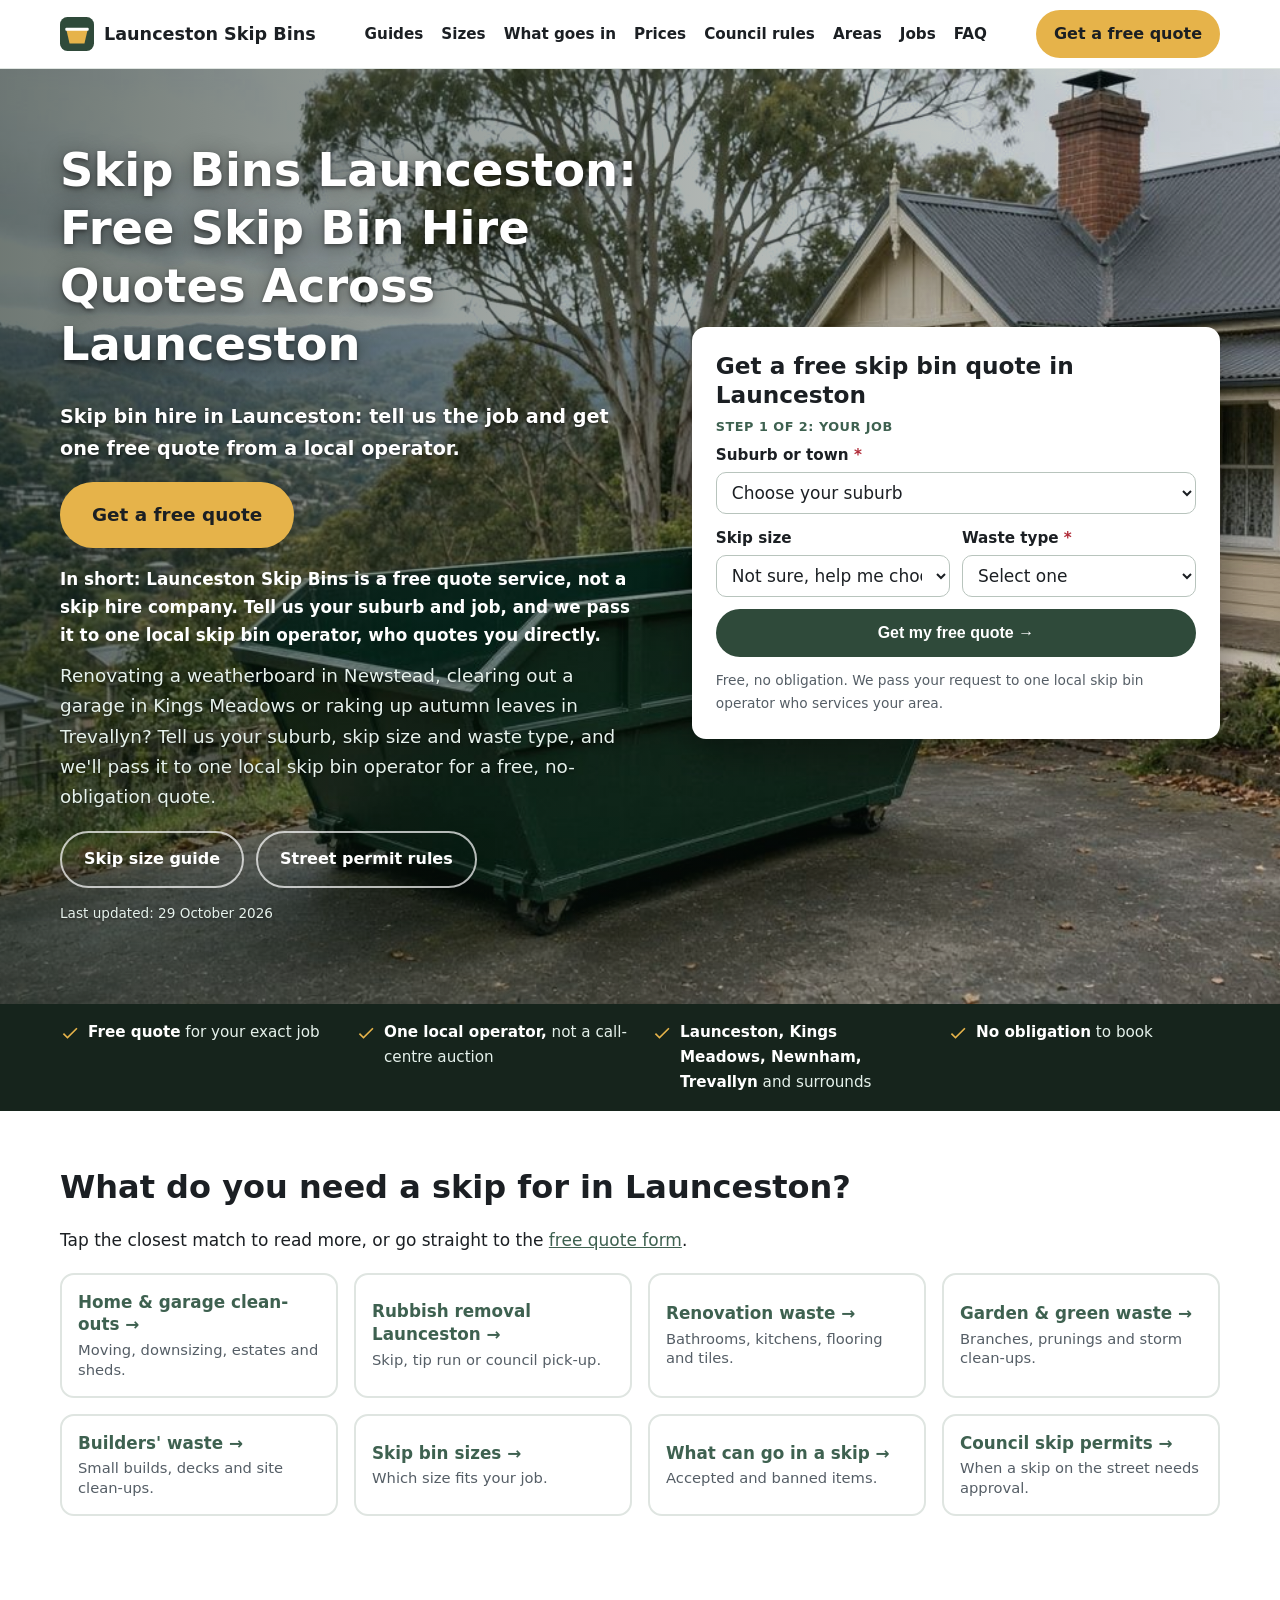
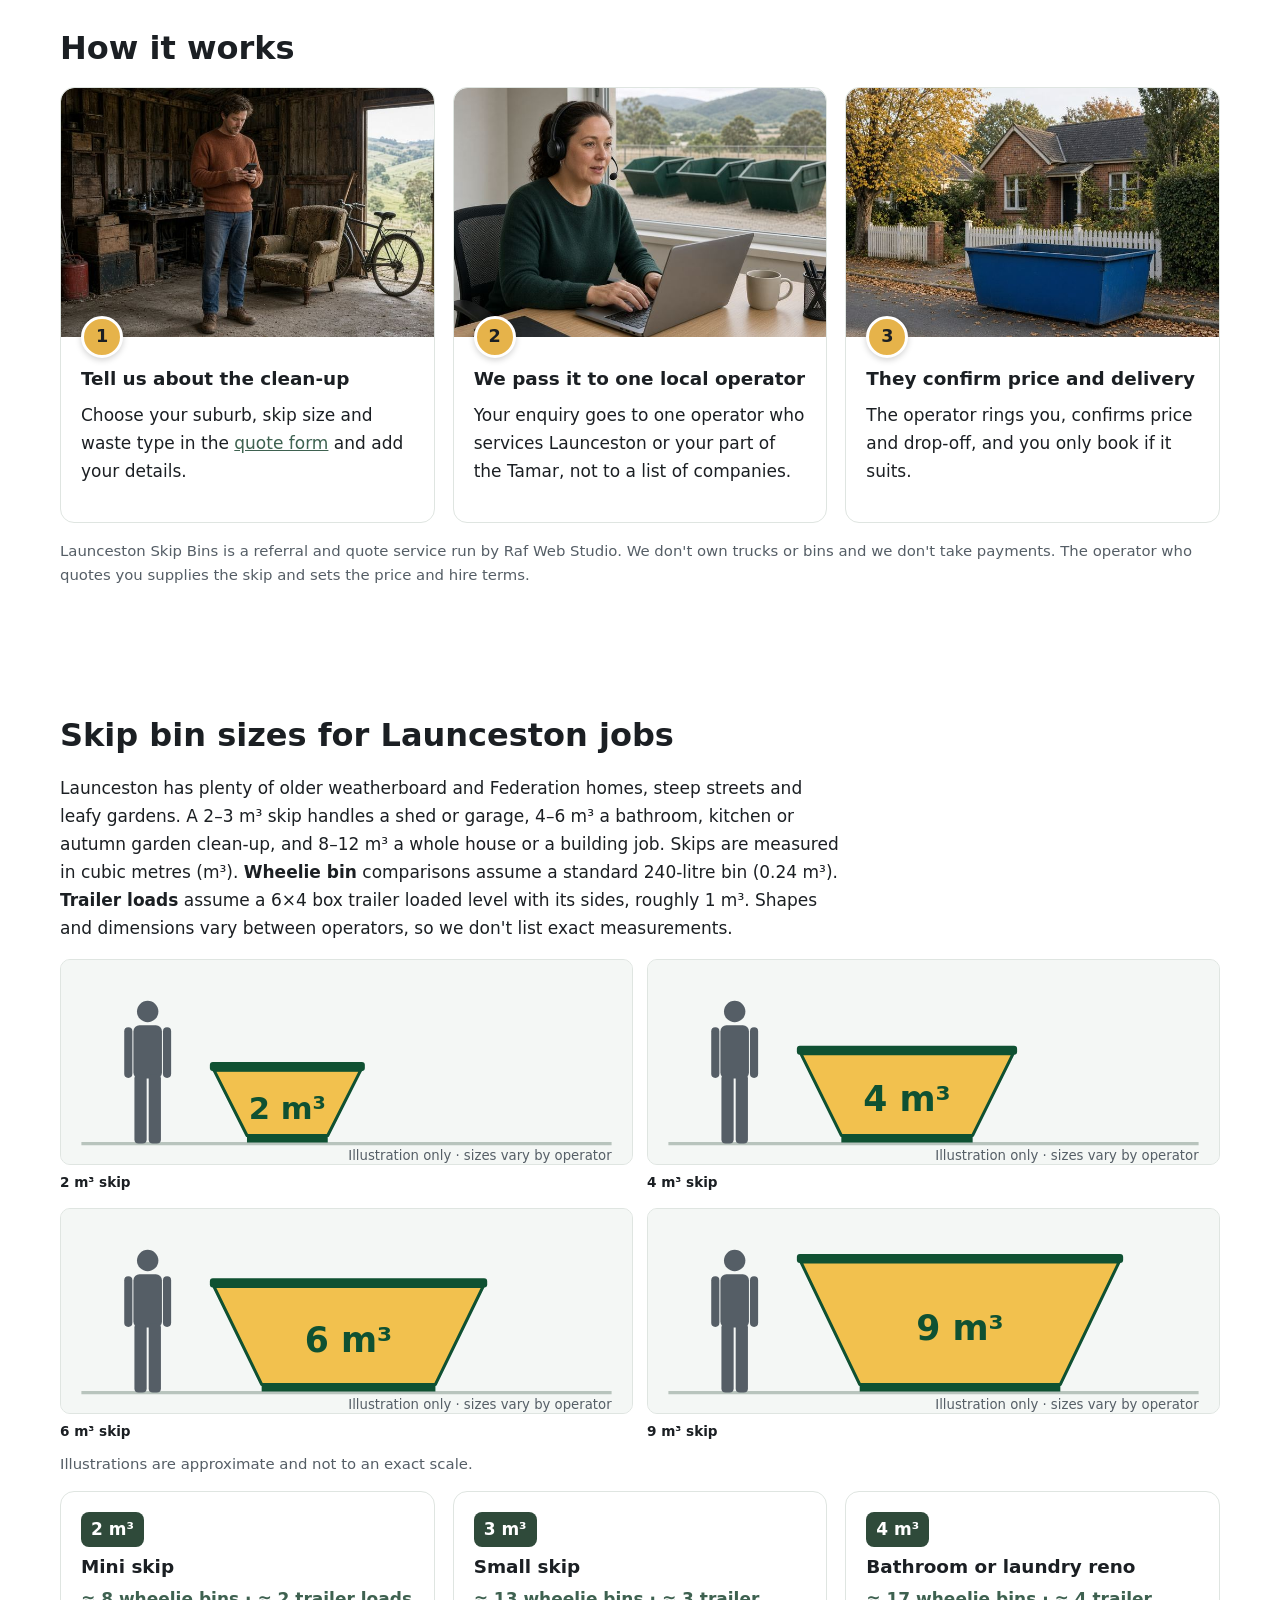
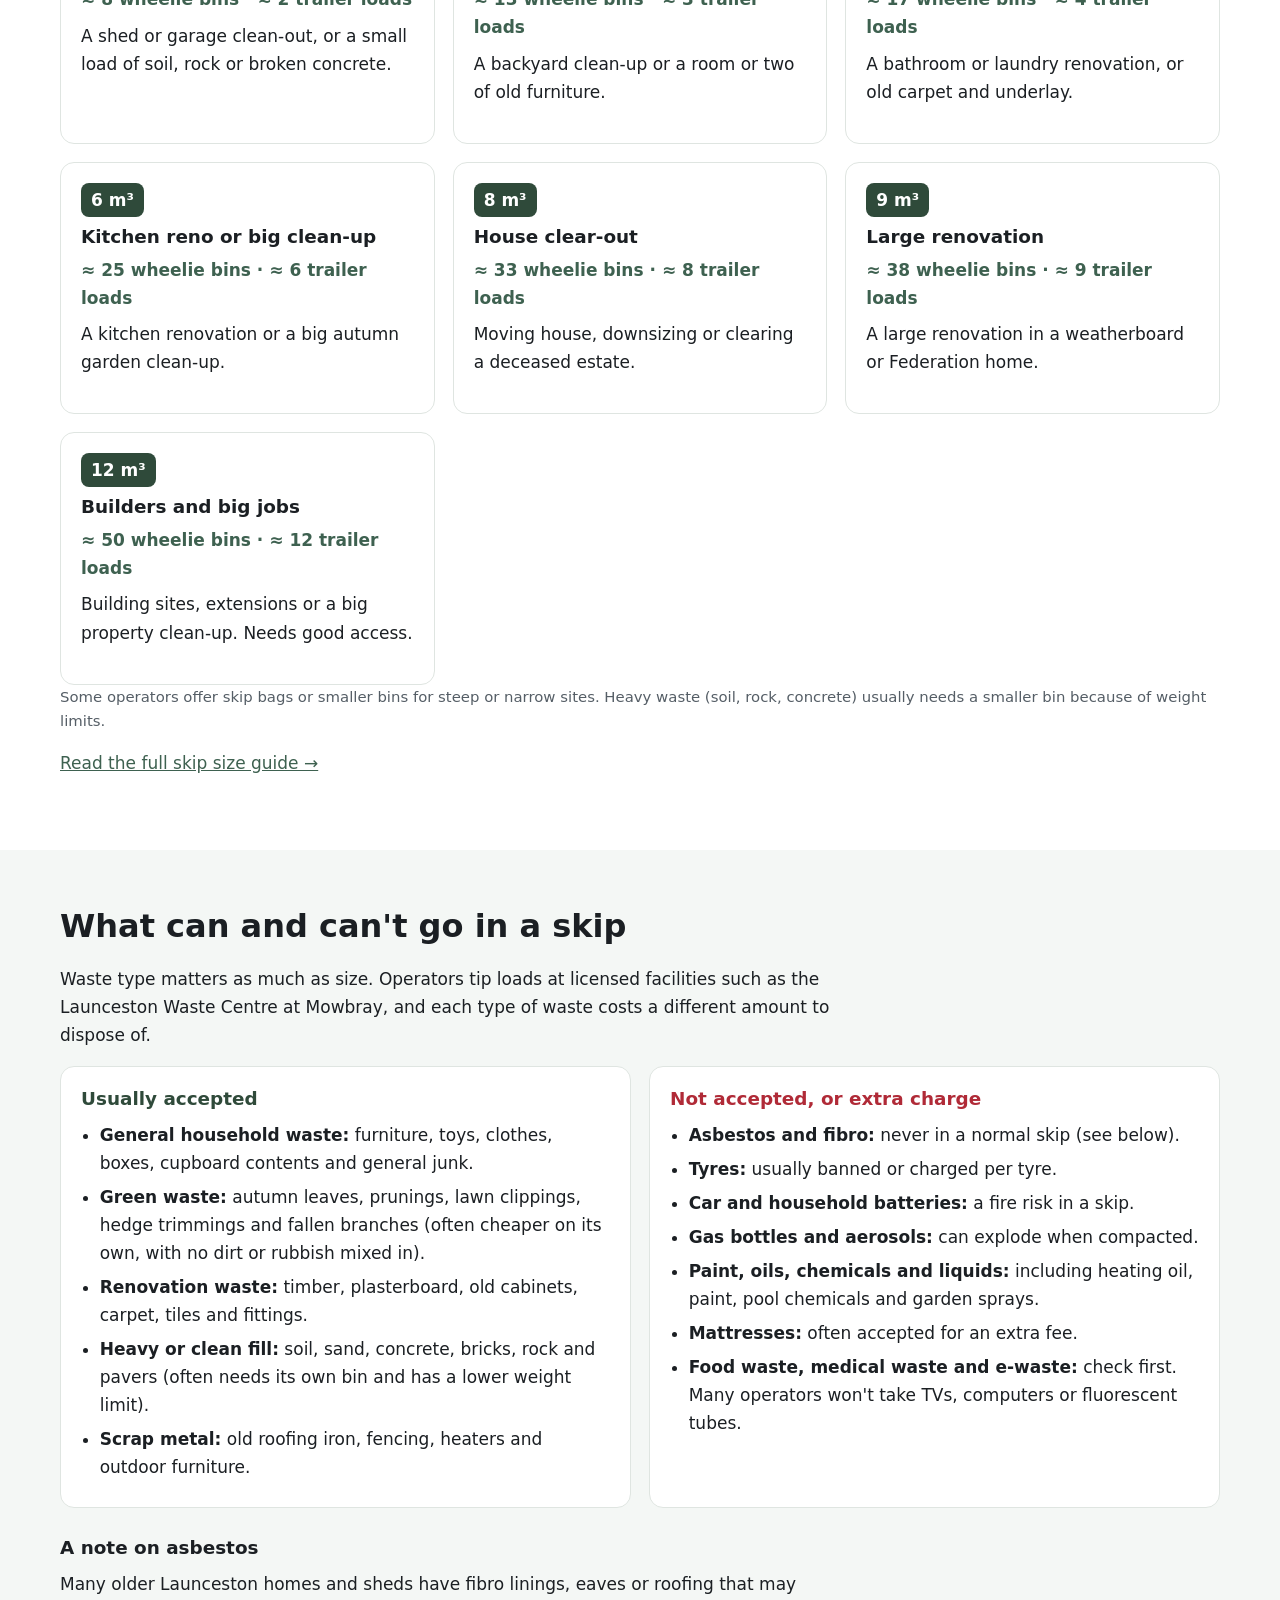
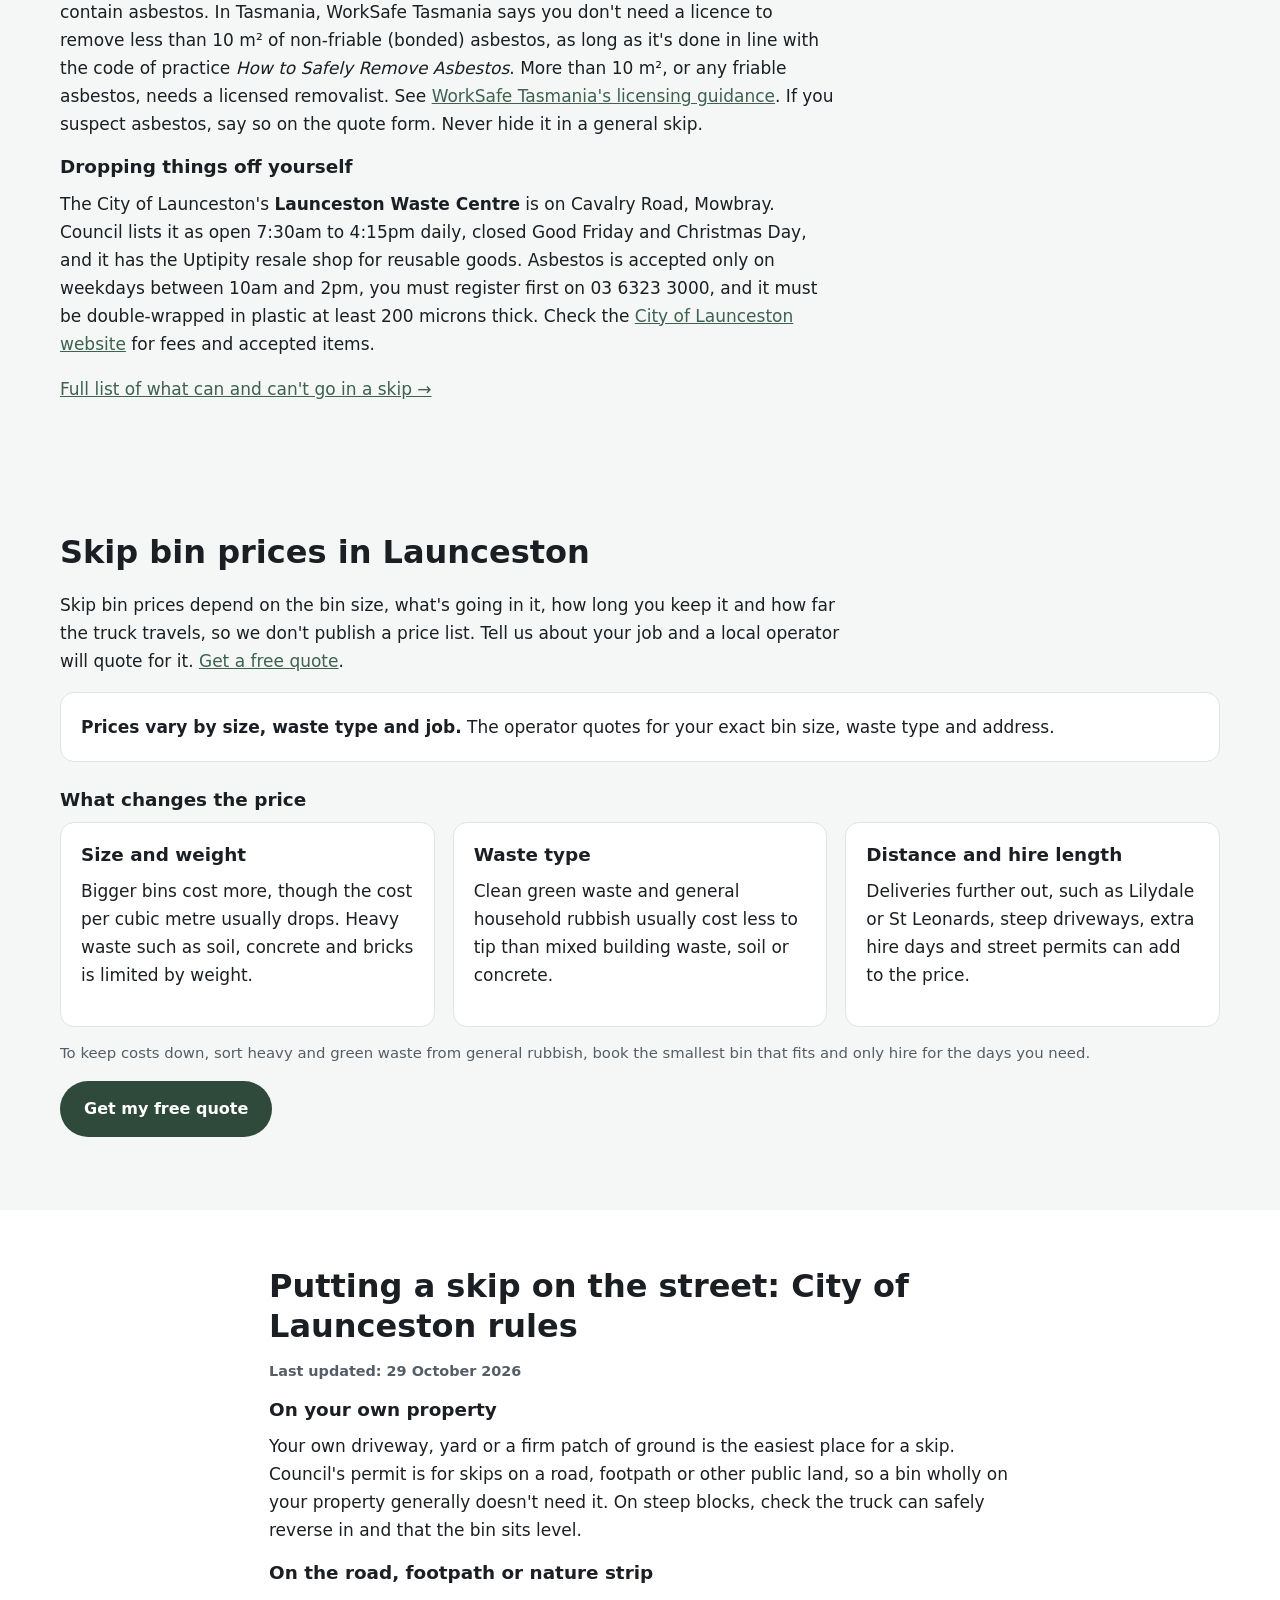
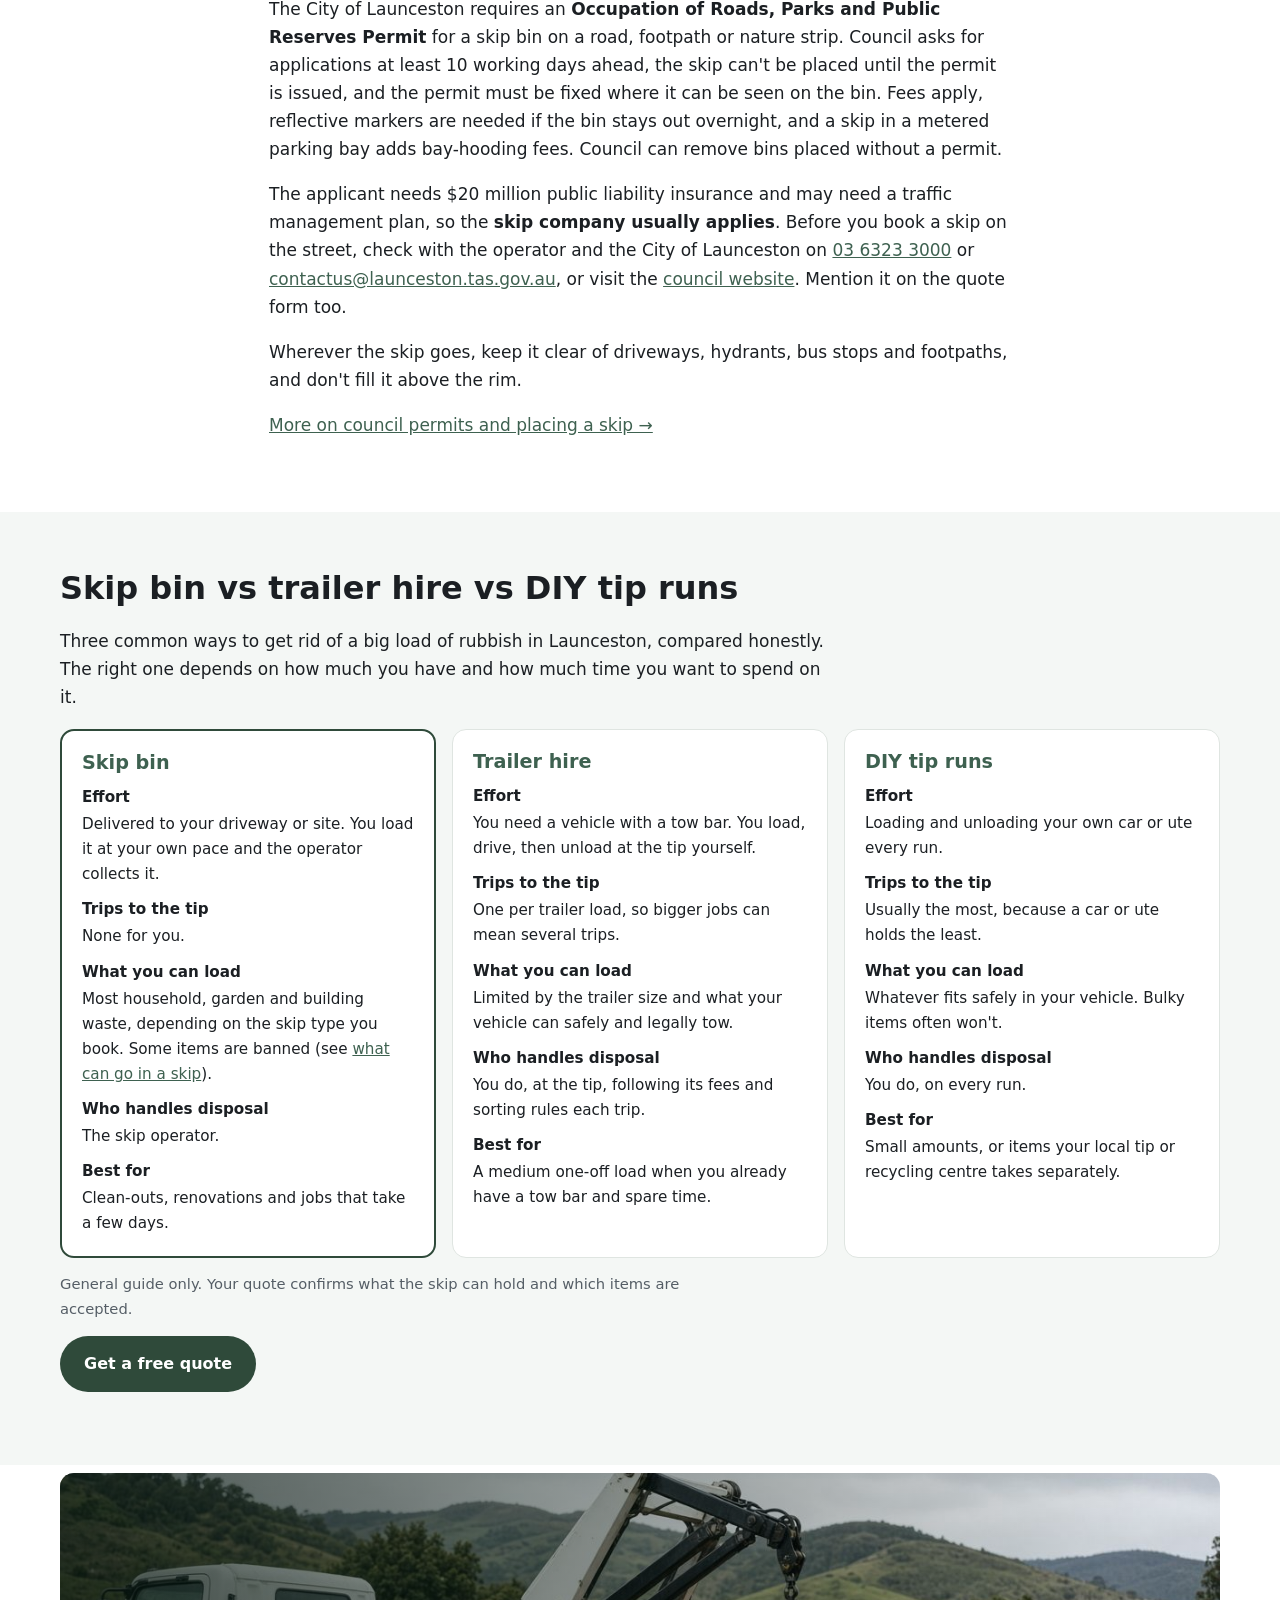
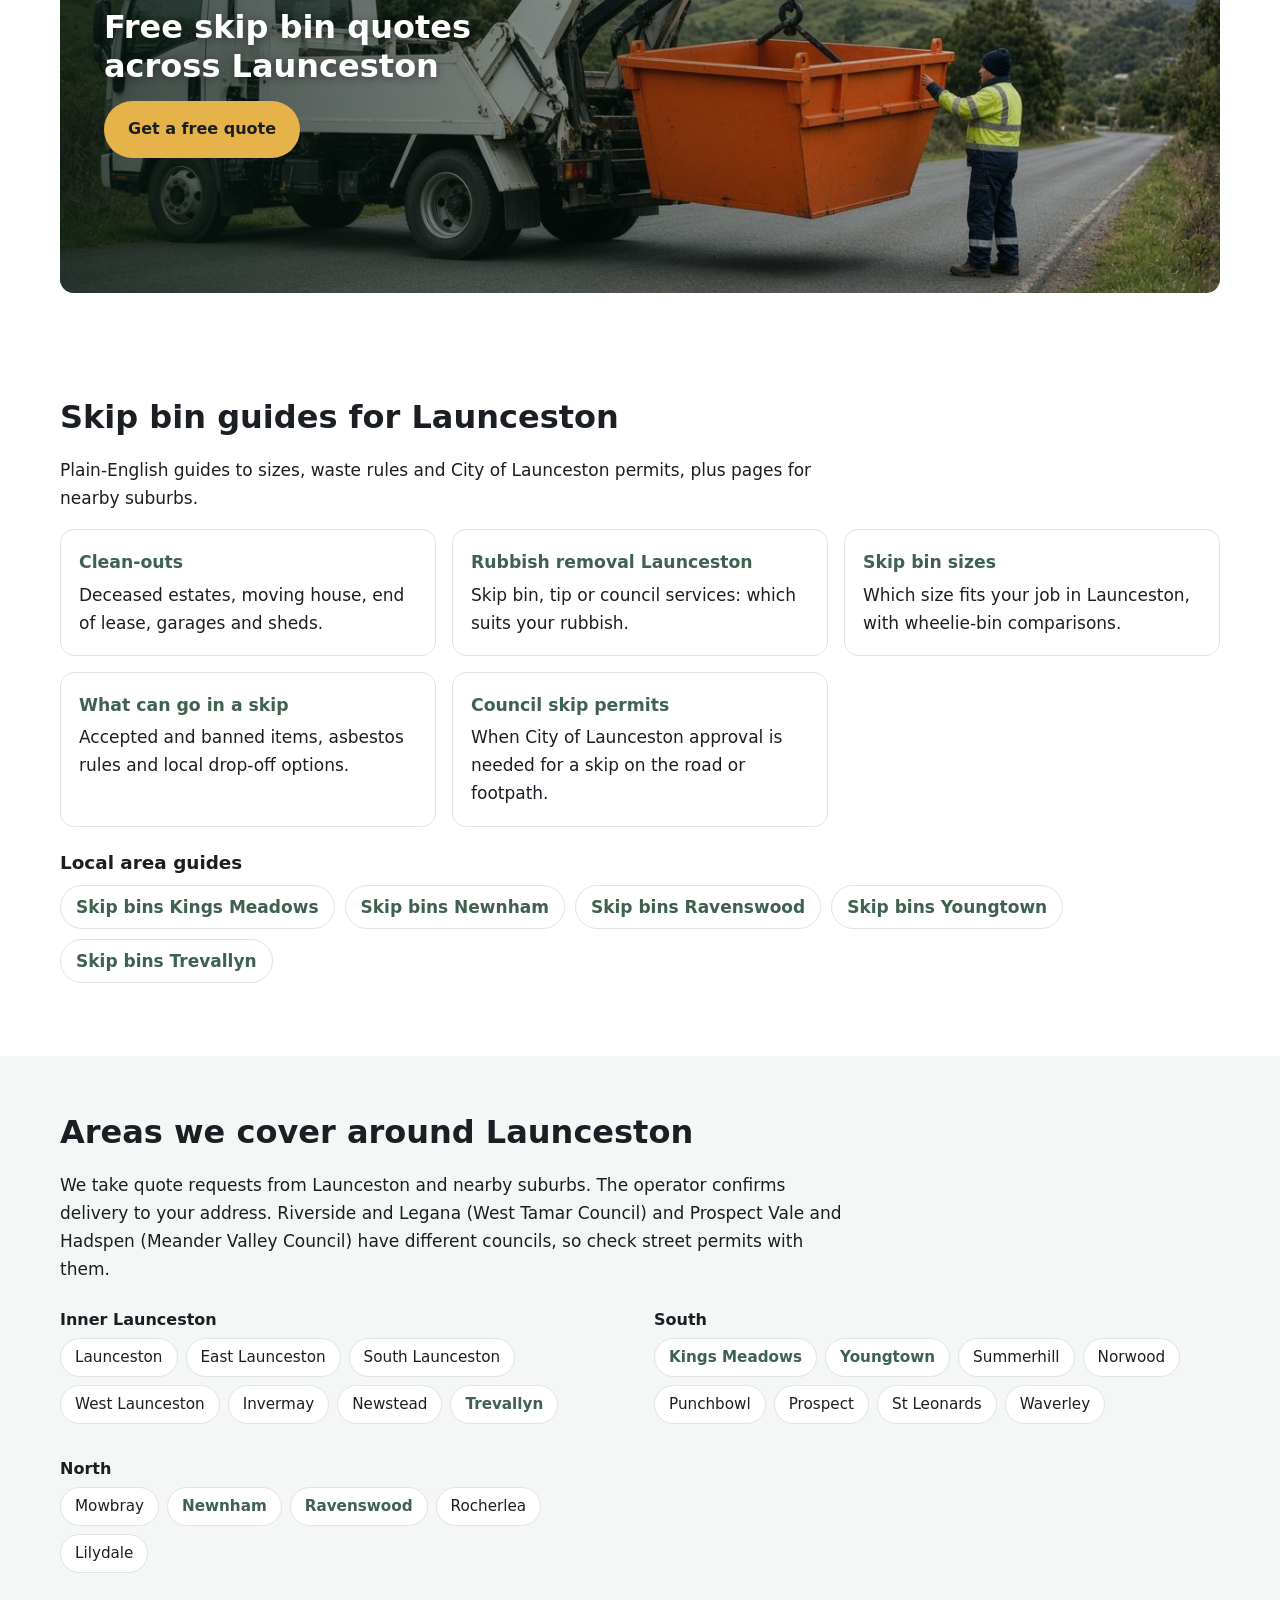
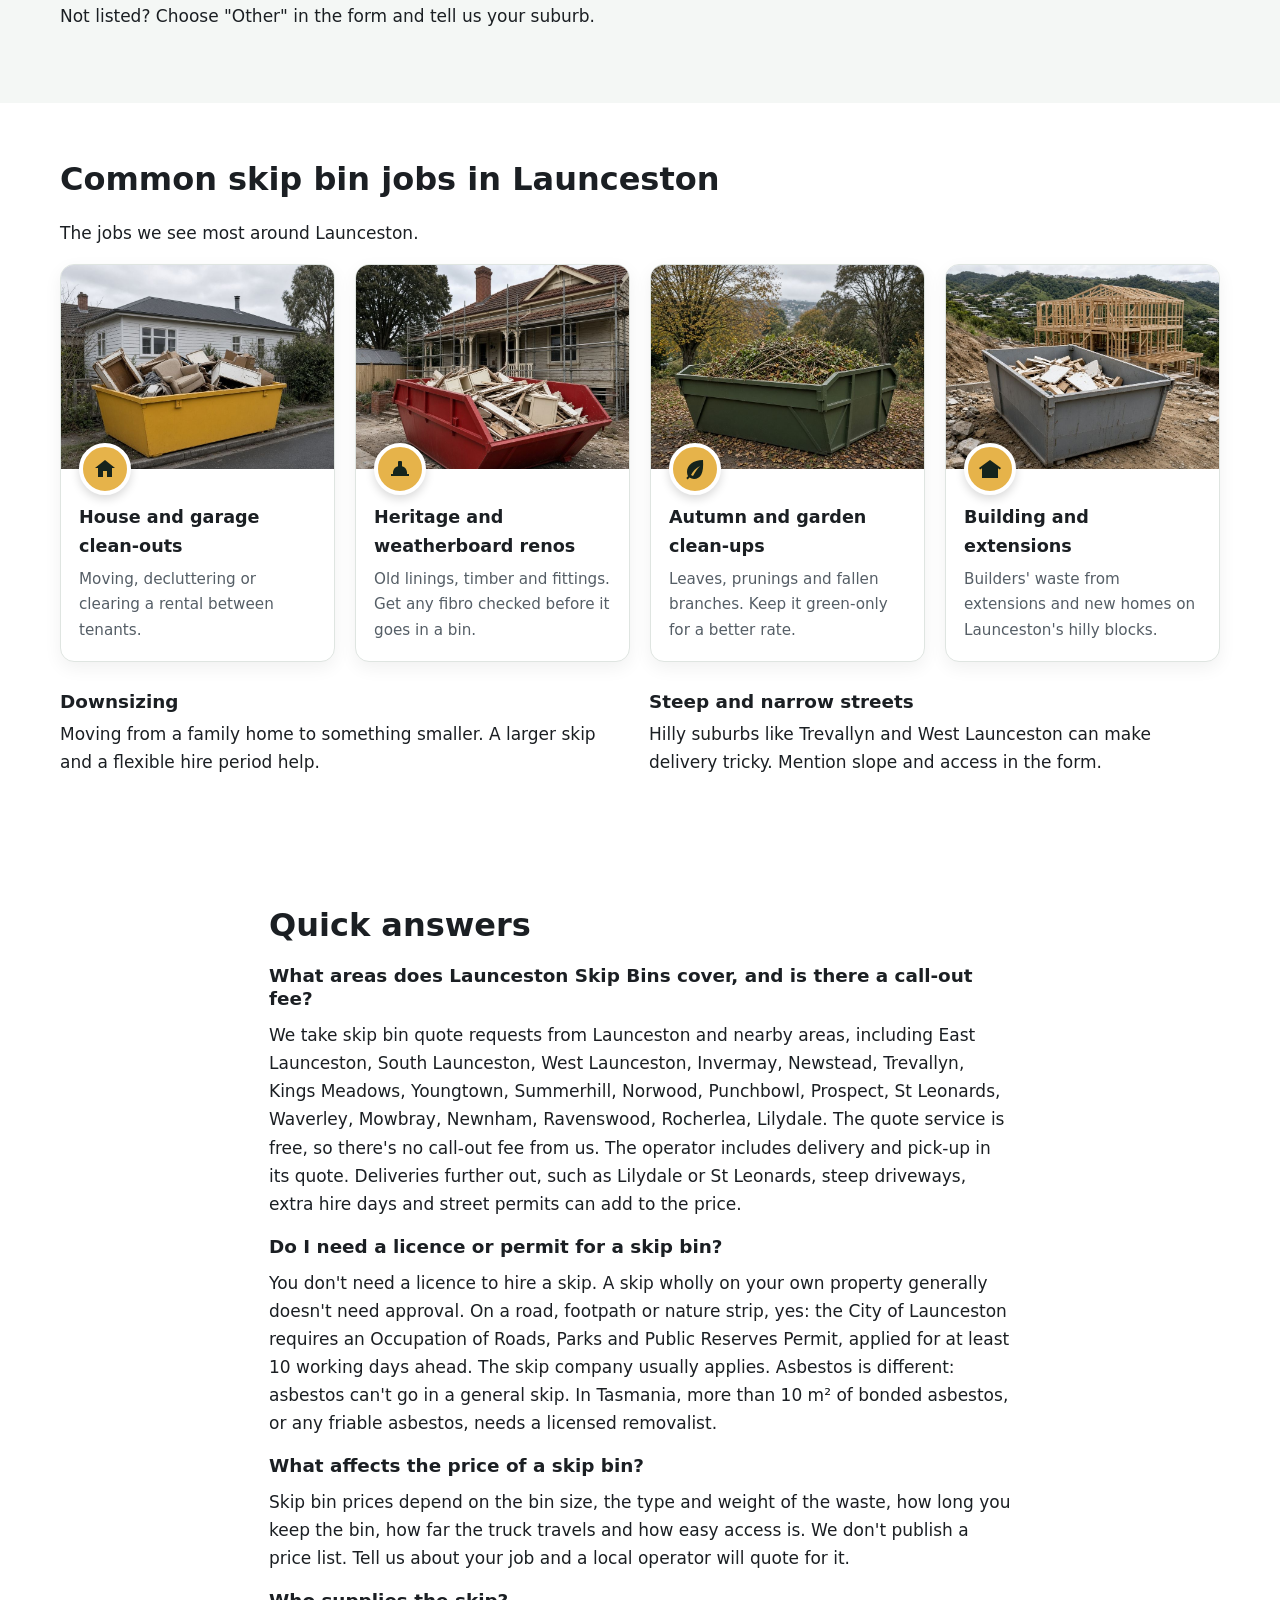
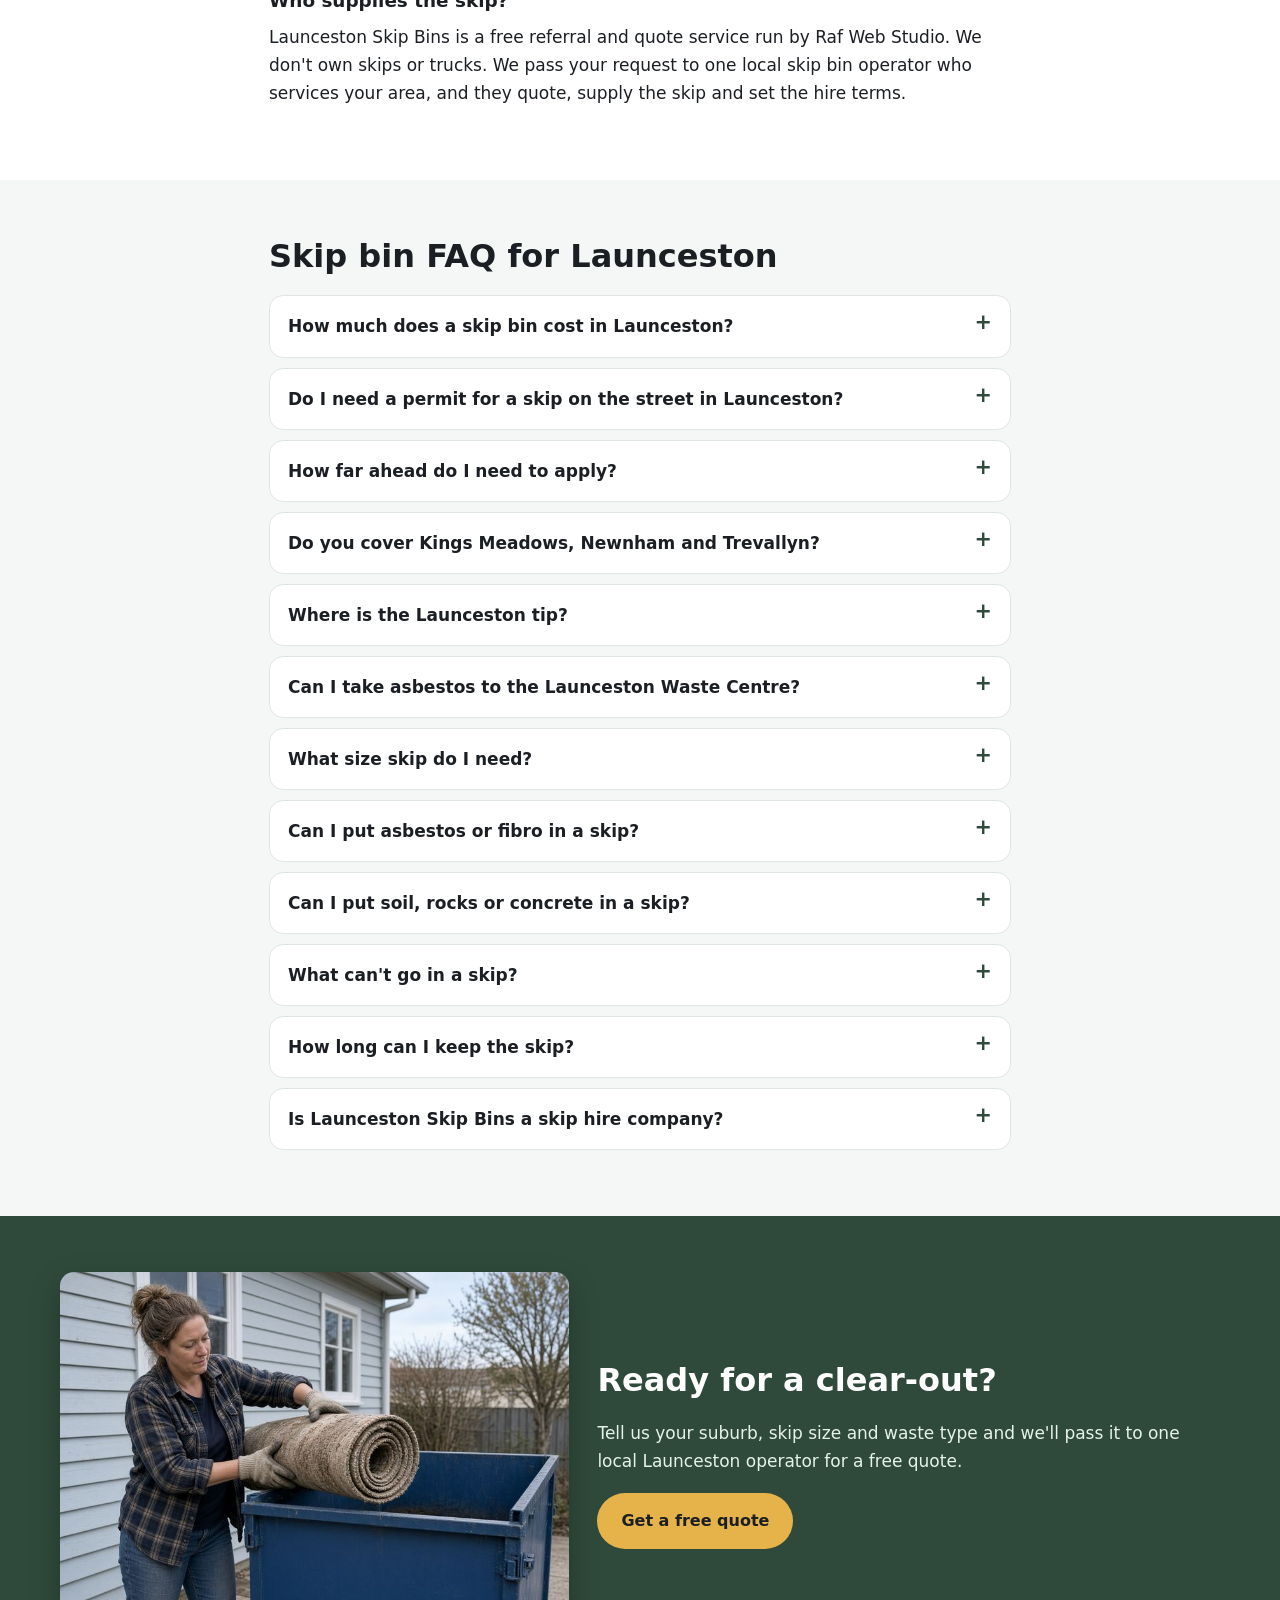
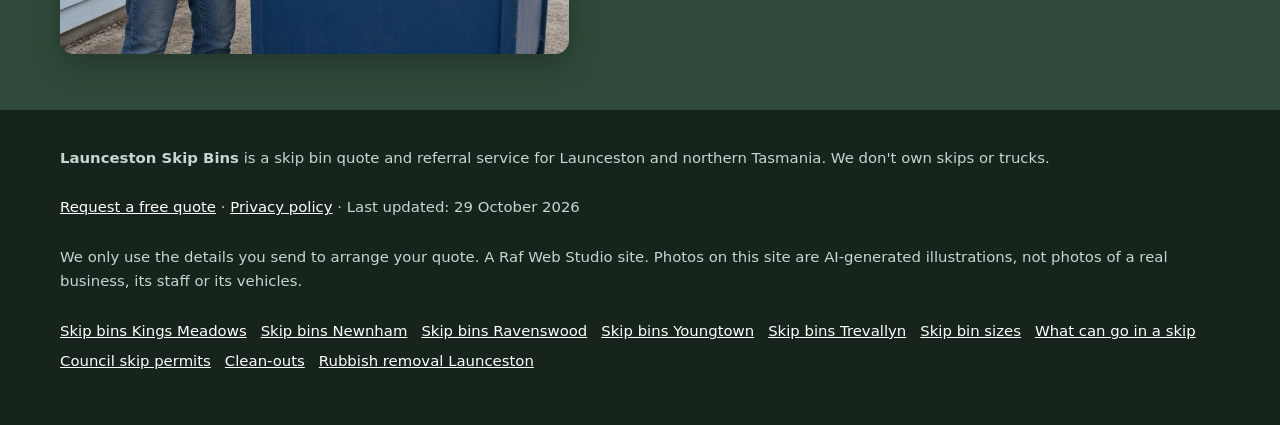
<file: index.html>
<!doctype html>
<html lang="en-AU">
<head>
<meta charset="utf-8">
<meta name="google-site-verification" content="IOOXKBnTZyFgtB8xXiwAhvd46MoZVKG5uajASEkXz90" />
<meta name="viewport" content="width=device-width, initial-scale=1">
<title>Skip Bins Launceston | Free Skip Bin Hire Quotes in Launceston TAS</title>
<meta name="description" content="Skip bins in Launceston, Kings Meadows, Newnham, Ravenswood, Youngtown and Trevallyn. Tell us your suburb, size and waste type and get a free quote from one local skip bin operator.">
<link rel="canonical" href="https://launcestonskipbins.com/">
<link rel="icon" href="favicon.svg" type="image/svg+xml">
<meta name="theme-color" content="#2f4a3a">
<meta property="og:type" content="website">
<meta property="og:locale" content="en_AU">
<meta property="og:site_name" content="Launceston Skip Bins">
<meta property="og:title" content="Skip Bins Launceston | Free Skip Bin Hire Quotes in Launceston TAS">
<meta property="og:description" content="Free skip bin hire quotes in Launceston and northern Tasmania, from one local operator.">
<meta property="og:url" content="https://launcestonskipbins.com/">
<meta property="og:image" content="https://launcestonskipbins.com/img/hero.jpg">
<meta name="twitter:card" content="summary_large_image">
<meta name="twitter:image" content="https://launcestonskipbins.com/img/hero.jpg">
<script>document.documentElement.classList.add('js')</script>
<link rel="stylesheet" href="styles.css">

<!-- Google tag (gtag.js) -->
<script async src="https://www.googletagmanager.com/gtag/js?id=G-PCJY5HW9KF"></script>
<script>
  window.dataLayer = window.dataLayer || [];
  function gtag(){dataLayer.push(arguments);}
  gtag('js', new Date());
  gtag('config', 'G-PCJY5HW9KF');
</script>

<script type="application/ld+json">
{
 "@context": "https://schema.org",
 "@type": "WebPage",
 "@id": "https://launcestonskipbins.com/#webpage",
 "url": "https://launcestonskipbins.com/",
 "name": "Skip Bins Launceston | Free Skip Bin Hire Quotes in Launceston TAS",
 "description": "Skip bins in Launceston, Kings Meadows, Newnham, Ravenswood, Youngtown and Trevallyn. Tell us your suburb, size and waste type and get a free quote from one local skip bin operator.",
 "inLanguage": "en-AU",
 "dateModified": "2026-10-29",
 "isPartOf": {
  "@id": "https://launcestonskipbins.com/#website"
 },
 "about": {
  "@id": "https://launcestonskipbins.com/#business"
 }
}
</script>
<script type="application/ld+json">
{
 "@context": "https://schema.org",
 "@type": "LocalBusiness",
 "@id": "https://launcestonskipbins.com/#business",
 "name": "Launceston Skip Bins",
 "url": "https://launcestonskipbins.com/",
 "description": "Skip bins in Launceston, Kings Meadows, Newnham, Ravenswood, Youngtown and Trevallyn. Tell us your suburb, size and waste type and get a free quote from one local skip bin operator. A free referral and quote service run by Raf Web Studio. It doesn't own skips or trucks; one local operator quotes and supplies the skip.",
 "image": "https://launcestonskipbins.com/img/hero.jpg",
 "areaServed": [
  {
   "@type": "AdministrativeArea",
   "name": "City of Launceston, TAS"
  },
  {
   "@type": "Place",
   "name": "Launceston, TAS"
  },
  {
   "@type": "Place",
   "name": "East Launceston, TAS"
  },
  {
   "@type": "Place",
   "name": "South Launceston, TAS"
  },
  {
   "@type": "Place",
   "name": "West Launceston, TAS"
  },
  {
   "@type": "Place",
   "name": "Invermay, TAS"
  },
  {
   "@type": "Place",
   "name": "Mowbray, TAS"
  },
  {
   "@type": "Place",
   "name": "Newstead, TAS"
  },
  {
   "@type": "Place",
   "name": "Newnham, TAS"
  },
  {
   "@type": "Place",
   "name": "Kings Meadows, TAS"
  },
  {
   "@type": "Place",
   "name": "Youngtown, TAS"
  },
  {
   "@type": "Place",
   "name": "Summerhill, TAS"
  },
  {
   "@type": "Place",
   "name": "Norwood, TAS"
  },
  {
   "@type": "Place",
   "name": "Punchbowl, TAS"
  },
  {
   "@type": "Place",
   "name": "Prospect, TAS"
  },
  {
   "@type": "Place",
   "name": "Ravenswood, TAS"
  },
  {
   "@type": "Place",
   "name": "Rocherlea, TAS"
  },
  {
   "@type": "Place",
   "name": "Waverley, TAS"
  },
  {
   "@type": "Place",
   "name": "St Leonards, TAS"
  },
  {
   "@type": "Place",
   "name": "Trevallyn, TAS"
  },
  {
   "@type": "Place",
   "name": "Lilydale, TAS"
  }
 ],
 "knowsAbout": [
  "Skip bin hire",
  "Skip bin sizes",
  "Council skip bin permits",
  "Waste disposal"
 ],
 "parentOrganization": {
  "@type": "Organization",
  "name": "Raf Web Studio"
 }
}
</script>
<script type="application/ld+json">
{
 "@context": "https://schema.org",
 "@type": "WebSite",
 "dateModified": "2026-10-29",
 "@id": "https://launcestonskipbins.com/#website",
 "name": "Launceston Skip Bins",
 "url": "https://launcestonskipbins.com/",
 "inLanguage": "en-AU"
}
</script>
<script type="application/ld+json">
{
 "@context": "https://schema.org",
 "@type": "Service",
 "@id": "https://launcestonskipbins.com/#service",
 "name": "Skip bin hire quotes in Launceston",
 "serviceType": "Skip bin hire",
 "description": "Free skip bin hire quotes in Launceston and surrounding suburbs. We pass your request to one local skip bin operator.",
 "url": "https://launcestonskipbins.com/",
 "provider": {
  "@id": "https://launcestonskipbins.com/#business"
 },
 "areaServed": [
  {
   "@type": "AdministrativeArea",
   "name": "City of Launceston, TAS"
  },
  {
   "@type": "Place",
   "name": "Launceston, TAS"
  },
  {
   "@type": "Place",
   "name": "East Launceston, TAS"
  },
  {
   "@type": "Place",
   "name": "South Launceston, TAS"
  },
  {
   "@type": "Place",
   "name": "West Launceston, TAS"
  },
  {
   "@type": "Place",
   "name": "Invermay, TAS"
  },
  {
   "@type": "Place",
   "name": "Mowbray, TAS"
  },
  {
   "@type": "Place",
   "name": "Newstead, TAS"
  },
  {
   "@type": "Place",
   "name": "Newnham, TAS"
  },
  {
   "@type": "Place",
   "name": "Kings Meadows, TAS"
  },
  {
   "@type": "Place",
   "name": "Youngtown, TAS"
  },
  {
   "@type": "Place",
   "name": "Summerhill, TAS"
  },
  {
   "@type": "Place",
   "name": "Norwood, TAS"
  },
  {
   "@type": "Place",
   "name": "Punchbowl, TAS"
  },
  {
   "@type": "Place",
   "name": "Prospect, TAS"
  },
  {
   "@type": "Place",
   "name": "Ravenswood, TAS"
  },
  {
   "@type": "Place",
   "name": "Rocherlea, TAS"
  },
  {
   "@type": "Place",
   "name": "Waverley, TAS"
  },
  {
   "@type": "Place",
   "name": "St Leonards, TAS"
  },
  {
   "@type": "Place",
   "name": "Trevallyn, TAS"
  },
  {
   "@type": "Place",
   "name": "Lilydale, TAS"
  }
 ]
}
</script>
<script type="application/ld+json">
{
 "@context": "https://schema.org",
 "@type": "FAQPage",
 "mainEntity": [
  {
   "@type": "Question",
   "name": "How much does a skip bin cost in Launceston?",
   "acceptedAnswer": {
    "@type": "Answer",
    "text": "It depends on the size, waste type, hire period and distance. Tell us about your job and a local operator will quote for it."
   }
  },
  {
   "@type": "Question",
   "name": "Do I need a permit for a skip on the street in Launceston?",
   "acceptedAnswer": {
    "@type": "Answer",
    "text": "Yes. The City of Launceston requires an Occupation of Roads, Parks and Public Reserves Permit for a skip on a road, footpath or nature strip. A skip wholly on your own land generally doesn't need one."
   }
  },
  {
   "@type": "Question",
   "name": "How far ahead do I need to apply?",
   "acceptedAnswer": {
    "@type": "Answer",
    "text": "Council asks for at least 10 working days. The applicant needs $20 million public liability insurance, so the skip company usually applies."
   }
  },
  {
   "@type": "Question",
   "name": "Do you cover Kings Meadows, Newnham and Trevallyn?",
   "acceptedAnswer": {
    "@type": "Answer",
    "text": "Yes, we take requests from across the City of Launceston, including Kings Meadows, Newnham, Ravenswood, Youngtown and Trevallyn. The operator confirms delivery."
   }
  },
  {
   "@type": "Question",
   "name": "Where is the Launceston tip?",
   "acceptedAnswer": {
    "@type": "Answer",
    "text": "The Launceston Waste Centre is on Cavalry Road, Mowbray. Council lists it as open 7:30am to 4:15pm daily, closed Good Friday and Christmas Day."
   }
  },
  {
   "@type": "Question",
   "name": "Can I take asbestos to the Launceston Waste Centre?",
   "acceptedAnswer": {
    "@type": "Answer",
    "text": "Only on weekdays between 10am and 2pm, after registering on 03 6323 3000, and double-wrapped in plastic at least 200 microns thick."
   }
  },
  {
   "@type": "Question",
   "name": "What size skip do I need?",
   "acceptedAnswer": {
    "@type": "Answer",
    "text": "2–3 m³ for a shed or garage, 4 m³ for a bathroom, 6 m³ for a kitchen or autumn clean-up, and 8–12 m³ for a house clear-out or building job."
   }
  },
  {
   "@type": "Question",
   "name": "Can I put asbestos or fibro in a skip?",
   "acceptedAnswer": {
    "@type": "Answer",
    "text": "No. Asbestos can't go in a general skip. In Tasmania, more than 10 m² of bonded asbestos, or any friable asbestos, needs a licensed removalist."
   }
  },
  {
   "@type": "Question",
   "name": "Can I put soil, rocks or concrete in a skip?",
   "acceptedAnswer": {
    "@type": "Answer",
    "text": "Usually, but heavy waste has weight limits and often needs its own, smaller bin. Choose \"Soil, concrete or bricks\" in the form."
   }
  },
  {
   "@type": "Question",
   "name": "What can't go in a skip?",
   "acceptedAnswer": {
    "@type": "Answer",
    "text": "Asbestos, tyres, batteries, gas bottles, chemicals, paint, oils and liquids. Mattresses and e-waste are often extra or not accepted. The operator who quotes you will confirm their list."
   }
  },
  {
   "@type": "Question",
   "name": "How long can I keep the skip?",
   "acceptedAnswer": {
    "@type": "Answer",
    "text": "Commonly a few days to a week, with extra days by arrangement with the operator."
   }
  },
  {
   "@type": "Question",
   "name": "Is Launceston Skip Bins a skip hire company?",
   "acceptedAnswer": {
    "@type": "Answer",
    "text": "No. It's a free referral and quote service run by Raf Web Studio. One local operator quotes you and supplies the skip."
   }
  },
  {
   "@type": "Question",
   "name": "What areas does Launceston Skip Bins cover, and is there a call-out fee?",
   "acceptedAnswer": {
    "@type": "Answer",
    "text": "We take skip bin quote requests from Launceston and nearby areas, including East Launceston, South Launceston, West Launceston, Invermay, Newstead, Trevallyn, Kings Meadows, Youngtown, Summerhill, Norwood, Punchbowl, Prospect, St Leonards, Waverley, Mowbray, Newnham, Ravenswood, Rocherlea, Lilydale. The quote service is free, so there's no call-out fee from us. The operator includes delivery and pick-up in its quote. Deliveries further out, such as Lilydale or St Leonards, steep driveways, extra hire days and street permits can add to the price."
   }
  },
  {
   "@type": "Question",
   "name": "Do I need a licence or permit for a skip bin?",
   "acceptedAnswer": {
    "@type": "Answer",
    "text": "You don't need a licence to hire a skip. A skip wholly on your own property generally doesn't need approval. On a road, footpath or nature strip, yes: the City of Launceston requires an Occupation of Roads, Parks and Public Reserves Permit, applied for at least 10 working days ahead. The skip company usually applies. Asbestos is different: asbestos can't go in a general skip. In Tasmania, more than 10 m² of bonded asbestos, or any friable asbestos, needs a licensed removalist."
   }
  },
  {
   "@type": "Question",
   "name": "What affects the price of a skip bin?",
   "acceptedAnswer": {
    "@type": "Answer",
    "text": "Skip bin prices depend on the bin size, the type and weight of the waste, how long you keep the bin, how far the truck travels and how easy access is. We don't publish a price list. Tell us about your job and a local operator will quote for it."
   }
  },
  {
   "@type": "Question",
   "name": "Who supplies the skip?",
   "acceptedAnswer": {
    "@type": "Answer",
    "text": "Launceston Skip Bins is a free referral and quote service run by Raf Web Studio. We don't own skips or trucks. We pass your request to one local skip bin operator who services your area, and they quote, supply the skip and set the hire terms."
   }
  }
 ]
}
</script>
<!--h3:css--><style>
.h3-tag{font-size:1.2rem;font-weight:600;margin:.2em 0 .9em;color:#fff;text-shadow:0 1px 3px rgba(0,0,0,.6);max-width:36em}
.btn-xl{font-size:1.15rem;padding:16px 30px;min-height:54px;box-shadow:0 6px 18px rgba(0,0,0,.25)}
.h3-cta{margin:0 0 18px}
.need-grid{display:grid;grid-template-columns:repeat(2,minmax(0,1fr));gap:12px;margin-top:18px}
@media(min-width:800px){.need-grid{grid-template-columns:repeat(4,minmax(0,1fr));gap:16px}}
.need-grid a{display:flex;flex-direction:column;justify-content:center;min-height:96px;padding:16px;background:#fff;border:2px solid var(--line);border-radius:var(--radius);text-decoration:none;color:var(--ink);line-height:1.35}
.need-grid a:hover,.need-grid a:focus-visible{border-color:var(--green);background:var(--soft)}
.need-grid strong{color:var(--green-2);font-size:1.05rem;margin-bottom:4px}
.need-grid strong::after{content:" \2192"}
.need-grid span{font-size:.92rem;color:var(--muted)}
.cmp{display:grid;gap:16px;margin-top:18px}
@media(min-width:900px){.cmp{grid-template-columns:repeat(3,minmax(0,1fr))}}
.cmp article{background:#fff;border:1px solid var(--line);border-radius:var(--radius);padding:20px}
.cmp article.cmp-main{border:2px solid var(--green)}
.cmp h3{margin:0 0 10px;font-size:1.2rem;color:var(--green-2)}
.cmp dl{margin:0}.cmp dt{font-weight:700;margin-top:10px;font-size:.95rem}.cmp dd{margin:2px 0 0;color:var(--ink);font-size:.95rem}
.cmp-note{font-size:.92rem;color:var(--muted);margin-top:14px;max-width:46em}
.mobile-call{transition:transform .2s ease;padding-bottom:calc(10px + env(safe-area-inset-bottom))}
.mobile-call .btn{min-height:48px;font-size:1.05rem}
.mobile-call.mc-off{transform:translateY(120%)}
@media(prefers-reduced-motion:reduce){.mobile-call{transition:none}}
</style><!--/h3:css-->
</head>
<body>
<a class="skip-link" href="#main">Skip to content</a>

<header class="site-header">
  <div class="wrap">
    <a class="brand" href="/" aria-label="Launceston Skip Bins home">
      <svg viewBox="0 0 64 64" aria-hidden="true"><rect width="64" height="64" rx="14" fill="#2f4a3a"/><path d="M12 24h40l-6 26H18z" fill="#e6b34a"/><rect x="10" y="20" width="44" height="6" rx="2" fill="#fff"/></svg>
      Launceston Skip Bins
    </a>
    <nav class="nav" aria-label="Main">
      <a href="#guides">Guides</a>      <a href="#sizes">Sizes</a><a href="#waste">What goes in</a><a href="#pricing">Prices</a><a href="#council">Council rules</a><a href="#areas">Areas</a><a href="#jobs">Jobs</a><a href="#faq">FAQ</a>
    </nav>
    <a class="btn btn-call header-call" href="#quote">Get a free quote</a>
  </div>
</header>

<main id="main">
<section class="hero" aria-labelledby="h1">
  <picture class="hero-bg">
    <source media="(max-width: 700px)" srcset="img/hero-mobile.jpg" width="684" height="720">
    <img src="img/hero.jpg" width="1280" height="720" alt="Dark green skip bin outside a weatherboard house with hills behind" fetchpriority="high" decoding="async">
  </picture>
  <div class="wrap hero-grid">
    <div class="hero-copy">
      <h1 id="h1">Skip Bins Launceston: Free Skip Bin Hire Quotes Across Launceston</h1><!--h3:hero-->
      <p class="h3-tag">Skip bin hire in Launceston: tell us the job and get one free quote from a local operator.</p>
      <p class="h3-cta"><a class="btn btn-call btn-xl" href="#quote">Get a free quote</a></p><!--/h3:hero-->      <p class="summary">In short: Launceston Skip Bins is a free quote service, not a skip hire company. Tell us your suburb and job, and we pass it to one local skip bin operator, who quotes you directly.</p>
      <p class="lead">Renovating a weatherboard in Newstead, clearing out a garage in Kings Meadows or raking up autumn leaves in Trevallyn? Tell us your suburb, skip size and waste type, and we'll pass it to one local skip bin operator for a free, no-obligation quote.</p>
      <div class="ctas"><a class="btn btn-ghost" href="#sizes">Skip size guide</a><a class="btn btn-ghost" href="#council">Street permit rules</a></div>
      <p class="updated">Last updated: 29 October 2026</p>
    </div>
    <div class="hero-form-card" id="quote">
      <h2 id="quote-h">Get a free skip bin quote in Launceston</h2>
      <form class="quote-form two-step" id="quote-form" action="https://formsubmit.co/quotes@launcestonskipbins.com" method="post" novalidate>
        <input type="hidden" name="_subject" value="New quote request – launcestonskipbins.com">
        <input type="hidden" name="_captcha" value="true">
        <input type="hidden" name="_template" value="table">
        <input type="hidden" name="_next" value="https://launcestonskipbins.com/thanks.html">
        <input type="hidden" name="_autoresponse" value="Thanks for your skip bin request. We&#x27;ve received it and are passing it to a local operator, who&#x27;ll be in touch shortly with availability and a price.">
        <input type="text" name="_honey" style="display:none" tabindex="-1" autocomplete="off" aria-hidden="true">
        <input type="hidden" name="source" value="launcestonskipbins.com">
        <fieldset class="step step-1">
          <legend class="step-label">Step 1 of 2: your job</legend>
          <div class="full"><label for="suburb">Suburb or town <span class="req" aria-hidden="true">*</span></label>
            <select id="suburb" name="suburb" required><option value="">Choose your suburb</option><option>Launceston</option><option>East Launceston</option><option>South Launceston</option><option>West Launceston</option><option>Invermay</option><option>Mowbray</option><option>Newstead</option><option>Newnham</option><option>Kings Meadows</option><option>Youngtown</option><option>Summerhill</option><option>Norwood</option><option>Punchbowl</option><option>Prospect</option><option>Ravenswood</option><option>Rocherlea</option><option>Waverley</option><option>St Leonards</option><option>Trevallyn</option><option>Lilydale</option><option value="Other">Other (tell us below)</option></select></div>
          <div class="full other-wrap"><label for="suburb_other">Other suburb or town</label><input id="suburb_other" name="suburb_other" type="text" autocomplete="address-level2"></div>
          <div><label for="size">Skip size</label>
            <select id="size" name="skip_size"><option value="Not sure">Not sure, help me choose</option><option>Skip bag (about 1 m³)</option><option>2 m³</option><option>3 m³</option><option>4 m³</option><option>6 m³</option><option>8 m³</option><option>9 m³</option><option>10–12 m³</option><option>Larger / hook-lift</option></select></div>
          <div><label for="waste">Waste type <span class="req" aria-hidden="true">*</span></label>
            <select id="waste" name="waste_type" required><option value="">Select one</option><option>General household</option><option>Green waste</option><option>Mixed renovation / building</option><option>Soil, concrete or bricks</option><option>Mixed, not sure</option><option>May contain asbestos</option></select></div>
          <div class="full js-only"><button class="btn btn-primary btn-block" type="button" id="to-step-2">Get my free quote →</button></div>
          <p class="microcopy full">Free, no obligation. We pass your request to one local skip bin operator who services your area.</p>
          <p class="form-error full" id="step1-error" role="alert" hidden>Please choose your suburb and waste type.</p>
        </fieldset>
        <fieldset class="step step-2" id="step-2">
          <legend class="step-label">Step 2 of 2: your details</legend>
          <div><label for="name">Name <span class="req" aria-hidden="true">*</span></label><input id="name" name="name" type="text" autocomplete="name" required></div>
          <div><label for="phone">Phone <span class="req" aria-hidden="true">*</span></label><input id="phone" name="phone" type="tel" autocomplete="tel" inputmode="tel" required></div>
          <div><label for="email">Email</label><input id="email" name="email" type="email" autocomplete="email"></div>
          <div><label for="date">Delivery date</label><input id="date" name="preferred_date" type="date"></div>
          <div class="full"><label for="message">Anything else?</label><textarea id="message" name="message" rows="2" placeholder="e.g. weatherboard reno, steep driveway, skip on the street, 7 days"></textarea></div>
          <p class="consent full">By sending this form you agree we can share your details with one local skip bin operator so they can quote for your job. See our <a href="privacy.html">privacy policy</a>.</p>
          <div class="full step2-actions"><button class="btn btn-primary" type="submit">Send my quote request</button><button class="btn-link js-only" type="button" id="back-1">← Back</button></div>
        </fieldset>
      </form>
    </div>
  </div>
</section>
<section class="trust" aria-label="Why use this service">
  <ul class="wrap trust-list"><li><svg viewBox="0 0 24 24" aria-hidden="true"><path fill="currentColor" d="M9 16.2 4.8 12l-1.4 1.4L9 19 21 7l-1.4-1.4z"/></svg><span><strong>Free quote</strong> for your exact job</span></li><li><svg viewBox="0 0 24 24" aria-hidden="true"><path fill="currentColor" d="M9 16.2 4.8 12l-1.4 1.4L9 19 21 7l-1.4-1.4z"/></svg><span><strong>One local operator,</strong> not a call-centre auction</span></li><li><svg viewBox="0 0 24 24" aria-hidden="true"><path fill="currentColor" d="M9 16.2 4.8 12l-1.4 1.4L9 19 21 7l-1.4-1.4z"/></svg><span><strong>Launceston, Kings Meadows, Newnham, Trevallyn</strong> and surrounds</span></li><li><svg viewBox="0 0 24 24" aria-hidden="true"><path fill="currentColor" d="M9 16.2 4.8 12l-1.4 1.4L9 19 21 7l-1.4-1.4z"/></svg><span><strong>No obligation</strong> to book</span></li></ul>
</section>
<!--h3:need-->
<section id="need" aria-labelledby="need-h">
  <div class="wrap">
    <h2 id="need-h">What do you need a skip for in Launceston?</h2>
    <p class="intro">Tap the closest match to read more, or go straight to the <a href="#quote">free quote form</a>.</p>
    <div class="need-grid"><a href="/clean-outs/"><strong>Home &amp; garage clean-outs</strong><span>Moving, downsizing, estates and sheds.</span></a><a href="/rubbish-removal-launceston/"><strong>Rubbish removal Launceston</strong><span>Skip, tip run or council pick-up.</span></a><a href="#jobs"><strong>Renovation waste</strong><span>Bathrooms, kitchens, flooring and tiles.</span></a><a href="#jobs"><strong>Garden &amp; green waste</strong><span>Branches, prunings and storm clean-ups.</span></a><a href="#quote"><strong>Builders' waste</strong><span>Small builds, decks and site clean-ups.</span></a><a href="/skip-bin-sizes/"><strong>Skip bin sizes</strong><span>Which size fits your job.</span></a><a href="/what-can-go-in-a-skip/"><strong>What can go in a skip</strong><span>Accepted and banned items.</span></a><a href="/skip-bin-council-permit/"><strong>Council skip permits</strong><span>When a skip on the street needs approval.</span></a></div>
  </div>
</section>
<!--/h3:need-->
<section id="how" aria-labelledby="how-h">
  <div class="wrap">
    <h2 id="how-h">How it works</h2>
    <ol class="steps grid grid-3">
      <li class="card step-card"><span class="step-img"><img src="img/step1.jpg" width="700" height="467" loading="lazy" decoding="async" alt="Man in his garage with an old armchair and a bike ready for a clean-out"></span><div class="step-body"><span class="step-num">1</span><h3>Tell us about the clean-up</h3><p>Choose your suburb, skip size and waste type in the <a href="#quote">quote form</a> and add your details.</p></div></li>
      <li class="card step-card"><span class="step-img"><img src="img/step2.jpg" width="700" height="467" loading="lazy" decoding="async" alt="Office worker with a headset taking a booking, with green skip bins outside the window"></span><div class="step-body"><span class="step-num">2</span><h3>We pass it to one local operator</h3><p>Your enquiry goes to one operator who services Launceston or your part of the Tamar, not to a list of companies.</p></div></li>
      <li class="card step-card"><span class="step-img"><img src="img/step3.jpg" width="700" height="467" loading="lazy" decoding="async" alt="Blue skip bin outside a brick cottage with a picket fence and autumn trees"></span><div class="step-body"><span class="step-num">3</span><h3>They confirm price and delivery</h3><p>The operator rings you, confirms price and drop-off, and you only book if it suits.</p></div></li>
      </ol>
    <p class="note">Launceston Skip Bins is a referral and quote service run by Raf Web Studio. We don't own trucks or bins and we don't take payments. The operator who quotes you supplies the skip and sets the price and hire terms.</p>
  </div>
</section>
<section id="sizes" aria-labelledby="sizes-h">
  <div class="wrap">
    <h2 id="sizes-h">Skip bin sizes for Launceston jobs</h2>
    <p class="intro">Launceston has plenty of older weatherboard and Federation homes, steep streets and leafy gardens. A 2–3 m³ skip handles a shed or garage, 4–6 m³ a bathroom, kitchen or autumn garden clean-up, and 8–12 m³ a whole house or a building job. Skips are measured in cubic metres (m³). <strong>Wheelie bin</strong> comparisons assume a standard 240-litre bin (0.24 m³). <strong>Trailer loads</strong> assume a 6×4 box trailer loaded level with its sides, roughly 1 m³. Shapes and dimensions vary between operators, so we don't list exact measurements.</p>
    <div class="size-figs"><figure><img src="img/skip-2m3.svg" width="560" height="200" loading="lazy" decoding="async" alt="2 cubic metre skip bin size guide, shown next to an adult for scale"><figcaption>2 m³ skip</figcaption></figure><figure><img src="img/skip-4m3.svg" width="560" height="200" loading="lazy" decoding="async" alt="4 cubic metre skip bin size guide, shown next to an adult for scale"><figcaption>4 m³ skip</figcaption></figure><figure><img src="img/skip-6m3.svg" width="560" height="200" loading="lazy" decoding="async" alt="6 cubic metre skip bin size guide, shown next to an adult for scale"><figcaption>6 m³ skip</figcaption></figure><figure><img src="img/skip-9m3.svg" width="560" height="200" loading="lazy" decoding="async" alt="9 cubic metre skip bin size guide, shown next to an adult for scale"><figcaption>9 m³ skip</figcaption></figure></div>
    <p class="note">Illustrations are approximate and not to an exact scale.</p>
    <div class="grid grid-3 size-cards"><div class="card"><span class="size">2 m³</span><h3>Mini skip</h3><p class="equiv">≈ 8 wheelie bins · ≈ 2 trailer loads</p><p>A shed or garage clean-out, or a small load of soil, rock or broken concrete.</p></div><div class="card"><span class="size">3 m³</span><h3>Small skip</h3><p class="equiv">≈ 13 wheelie bins · ≈ 3 trailer loads</p><p>A backyard clean-up or a room or two of old furniture.</p></div><div class="card"><span class="size">4 m³</span><h3>Bathroom or laundry reno</h3><p class="equiv">≈ 17 wheelie bins · ≈ 4 trailer loads</p><p>A bathroom or laundry renovation, or old carpet and underlay.</p></div><div class="card"><span class="size">6 m³</span><h3>Kitchen reno or big clean-up</h3><p class="equiv">≈ 25 wheelie bins · ≈ 6 trailer loads</p><p>A kitchen renovation or a big autumn garden clean-up.</p></div><div class="card"><span class="size">8 m³</span><h3>House clear-out</h3><p class="equiv">≈ 33 wheelie bins · ≈ 8 trailer loads</p><p>Moving house, downsizing or clearing a deceased estate.</p></div><div class="card"><span class="size">9 m³</span><h3>Large renovation</h3><p class="equiv">≈ 38 wheelie bins · ≈ 9 trailer loads</p><p>A large renovation in a weatherboard or Federation home.</p></div><div class="card"><span class="size">12 m³</span><h3>Builders and big jobs</h3><p class="equiv">≈ 50 wheelie bins · ≈ 12 trailer loads</p><p>Building sites, extensions or a big property clean-up. Needs good access.</p></div></div>
    <p class="note">Some operators offer skip bags or smaller bins for steep or narrow sites. Heavy waste (soil, rock, concrete) usually needs a smaller bin because of weight limits.</p>
    <p><a href="/skip-bin-sizes/">Read the full skip size guide →</a></p>
  </div>
</section>
<section class="alt" id="waste" aria-labelledby="waste-h">
  <div class="wrap">
    <h2 id="waste-h">What can and can't go in a skip</h2>
    <p class="intro">Waste type matters as much as size. Operators tip loads at licensed facilities such as the Launceston Waste Centre at Mowbray, and each type of waste costs a different amount to dispose of.</p>
    <div class="grid grid-2">
      <div class="card yes">
        <h3>Usually accepted</h3>
        <ul class="clean">
          <li><strong>General household waste:</strong> furniture, toys, clothes, boxes, cupboard contents and general junk.</li>
          <li><strong>Green waste:</strong> autumn leaves, prunings, lawn clippings, hedge trimmings and fallen branches (often cheaper on its own, with no dirt or rubbish mixed in).</li>
          <li><strong>Renovation waste:</strong> timber, plasterboard, old cabinets, carpet, tiles and fittings.</li>
          <li><strong>Heavy or clean fill:</strong> soil, sand, concrete, bricks, rock and pavers (often needs its own bin and has a lower weight limit).</li>
          <li><strong>Scrap metal:</strong> old roofing iron, fencing, heaters and outdoor furniture.</li>
        </ul>
      </div>
      <div class="card no">
        <h3>Not accepted, or extra charge</h3>
        <ul class="clean">
          <li><strong>Asbestos and fibro:</strong> never in a normal skip (see below).</li>
          <li><strong>Tyres:</strong> usually banned or charged per tyre.</li>
          <li><strong>Car and household batteries:</strong> a fire risk in a skip.</li>
          <li><strong>Gas bottles and aerosols:</strong> can explode when compacted.</li>
          <li><strong>Paint, oils, chemicals and liquids:</strong> including heating oil, paint, pool chemicals and garden sprays.</li>
          <li><strong>Mattresses:</strong> often accepted for an extra fee.</li>
          <li><strong>Food waste, medical waste and e-waste:</strong> check first. Many operators won't take TVs, computers or fluorescent tubes.</li>
        </ul>
      </div>
    </div>
    <h3 style="margin-top:28px">A note on asbestos</h3>
    <p class="intro">Many older Launceston homes and sheds have fibro linings, eaves or roofing that may contain asbestos. In Tasmania, WorkSafe Tasmania says you don't need a licence to remove less than 10 m² of non-friable (bonded) asbestos, as long as it's done in line with the code of practice <em>How to Safely Remove Asbestos</em>. More than 10 m², or any friable asbestos, needs a licensed removalist. See <a href="https://worksafe.tas.gov.au/topics/licensing-permits-and-registration/asbestos-licensing/asbestos-removal-licensing" rel="noopener">WorkSafe Tasmania's licensing guidance</a>. If you suspect asbestos, say so on the quote form. Never hide it in a general skip.</p>
    <h3>Dropping things off yourself</h3>
    <p class="intro">The City of Launceston's <strong>Launceston Waste Centre</strong> is on Cavalry Road, Mowbray. Council lists it as open 7:30am to 4:15pm daily, closed Good Friday and Christmas Day, and it has the Uptipity resale shop for reusable goods. Asbestos is accepted only on weekdays between 10am and 2pm, you must register first on 03 6323 3000, and it must be double-wrapped in plastic at least 200 microns thick. Check the <a href="https://www.launceston.tas.gov.au/" rel="noopener">City of Launceston website</a> for fees and accepted items.</p>
    <p><a href="/what-can-go-in-a-skip/">Full list of what can and can't go in a skip →</a></p>
  </div>
</section>
<section class="alt" id="pricing" aria-labelledby="pricing-h">
  <div class="wrap">
    <h2 id="pricing-h">Skip bin prices in Launceston</h2>
    <p class="intro">Skip bin prices depend on the bin size, what's going in it, how long you keep it and how far the truck travels, so we don't publish a price list. Tell us about your job and a local operator will quote for it. <a href="#quote">Get a free quote</a>.</p>
    <div class="card"><p style="margin:0"><strong>Prices vary by size, waste type and job.</strong> The operator quotes for your exact bin size, waste type and address.</p></div>
    <h3 style="margin-top:26px">What changes the price</h3>
    <div class="grid grid-3">
      <div class="card"><h3>Size and weight</h3><p>Bigger bins cost more, though the cost per cubic metre usually drops. Heavy waste such as soil, concrete and bricks is limited by weight.</p></div>
      <div class="card"><h3>Waste type</h3><p>Clean green waste and general household rubbish usually cost less to tip than mixed building waste, soil or concrete.</p></div>
      <div class="card"><h3>Distance and hire length</h3><p>Deliveries further out, such as Lilydale or St Leonards, steep driveways, extra hire days and street permits can add to the price.</p></div>
    </div>
    <p class="note" style="margin-top:14px">To keep costs down, sort heavy and green waste from general rubbish, book the smallest bin that fits and only hire for the days you need.</p>
    <p><a class="btn btn-primary" href="#quote">Get my free quote</a></p>
  </div>
</section>
<section id="council" aria-labelledby="council-h">
  <div class="wrap intro">
    <h2 id="council-h">Putting a skip on the street: City of Launceston rules</h2>
    <p class="updated-dark">Last updated: 29 October 2026</p>
    <h3>On your own property</h3>
    <p>Your own driveway, yard or a firm patch of ground is the easiest place for a skip. Council's permit is for skips on a road, footpath or other public land, so a bin wholly on your property generally doesn't need it. On steep blocks, check the truck can safely reverse in and that the bin sits level.</p>
    <h3>On the road, footpath or nature strip</h3>
    <p>The City of Launceston requires an <strong>Occupation of Roads, Parks and Public Reserves Permit</strong> for a skip bin on a road, footpath or nature strip. Council asks for applications at least 10 working days ahead, the skip can't be placed until the permit is issued, and the permit must be fixed where it can be seen on the bin. Fees apply, reflective markers are needed if the bin stays out overnight, and a skip in a metered parking bay adds bay-hooding fees. Council can remove bins placed without a permit.</p>
    <p>The applicant needs $20 million public liability insurance and may need a traffic management plan, so the <strong>skip company usually applies</strong>. Before you book a skip on the street, check with the operator and the City of Launceston on <a href="tel:0363233000">03 6323 3000</a> or <a href="mailto:contactus@launceston.tas.gov.au">contactus@launceston.tas.gov.au</a>, or visit the <a href="https://www.launceston.tas.gov.au/" rel="noopener">council website</a>. Mention it on the quote form too.</p>
    <p>Wherever the skip goes, keep it clear of driveways, hydrants, bus stops and footpaths, and don't fill it above the rim.</p>
    <p><a href="/skip-bin-council-permit/">More on council permits and placing a skip →</a></p>
  </div>
</section>
<!--h3:compare-->
<section class="alt" id="compare" aria-labelledby="compare-h">
  <div class="wrap">
    <h2 id="compare-h">Skip bin vs trailer hire vs DIY tip runs</h2>
    <p class="intro">Three common ways to get rid of a big load of rubbish in Launceston, compared honestly. The right one depends on how much you have and how much time you want to spend on it.</p>
    <div class="cmp"><article class="cmp-main"><h3>Skip bin</h3><dl><dt>Effort</dt><dd>Delivered to your driveway or site. You load it at your own pace and the operator collects it.</dd><dt>Trips to the tip</dt><dd>None for you.</dd><dt>What you can load</dt><dd>Most household, garden and building waste, depending on the skip type you book. Some items are banned (see <a href="/what-can-go-in-a-skip/">what can go in a skip</a>).</dd><dt>Who handles disposal</dt><dd>The skip operator.</dd><dt>Best for</dt><dd>Clean-outs, renovations and jobs that take a few days.</dd></dl></article><article><h3>Trailer hire</h3><dl><dt>Effort</dt><dd>You need a vehicle with a tow bar. You load, drive, then unload at the tip yourself.</dd><dt>Trips to the tip</dt><dd>One per trailer load, so bigger jobs can mean several trips.</dd><dt>What you can load</dt><dd>Limited by the trailer size and what your vehicle can safely and legally tow.</dd><dt>Who handles disposal</dt><dd>You do, at the tip, following its fees and sorting rules each trip.</dd><dt>Best for</dt><dd>A medium one-off load when you already have a tow bar and spare time.</dd></dl></article><article><h3>DIY tip runs</h3><dl><dt>Effort</dt><dd>Loading and unloading your own car or ute every run.</dd><dt>Trips to the tip</dt><dd>Usually the most, because a car or ute holds the least.</dd><dt>What you can load</dt><dd>Whatever fits safely in your vehicle. Bulky items often won't.</dd><dt>Who handles disposal</dt><dd>You do, on every run.</dd><dt>Best for</dt><dd>Small amounts, or items your local tip or recycling centre takes separately.</dd></dl></article></div>
    <p class="cmp-note">General guide only. Your quote confirms what the skip can hold and which items are accepted.</p>
    <p><a class="btn btn-primary" href="#quote">Get a free quote</a></p>
  </div>
</section>
<!--/h3:compare-->
<section class="band-wrap" aria-label="Free skip bin quotes across Launceston">
  <div class="wrap">
    <div class="truck-band">
      <img src="img/band.jpg" width="1280" height="720" loading="lazy" decoding="async" alt="Orange skip bin being lowered from a truck while a man in a beanie guides it">
      <div class="band-text">
        <p class="band-line">Free skip bin quotes across Launceston</p>
        <a class="btn btn-call" href="#quote">Get a free quote</a>
      </div>
    </div>
  </div>
</section>
<section id="guides" aria-labelledby="guides-h">
  <div class="wrap">
    <h2 id="guides-h">Skip bin guides for Launceston</h2>
    <p class="intro">Plain-English guides to sizes, waste rules and City of Launceston permits, plus pages for nearby suburbs.</p>
    <div class="guide-cards"><a href="/clean-outs/"><strong>Clean-outs</strong>Deceased estates, moving house, end of lease, garages and sheds.</a><a href="/rubbish-removal-launceston/"><strong>Rubbish removal Launceston</strong>Skip bin, tip or council services: which suits your rubbish.</a><a href="/skip-bin-sizes/"><strong>Skip bin sizes</strong>Which size fits your job in Launceston, with wheelie-bin comparisons.</a><a href="/what-can-go-in-a-skip/"><strong>What can go in a skip</strong>Accepted and banned items, asbestos rules and local drop-off options.</a><a href="/skip-bin-council-permit/"><strong>Council skip permits</strong>When City of Launceston approval is needed for a skip on the road or footpath.</a></div>
    <h3 style="margin-top:24px">Local area guides</h3>
    <ul class="link-list"><li><a href="/skip-bins-kings-meadows/">Skip bins Kings Meadows</a></li><li><a href="/skip-bins-newnham/">Skip bins Newnham</a></li><li><a href="/skip-bins-ravenswood/">Skip bins Ravenswood</a></li><li><a href="/skip-bins-youngtown/">Skip bins Youngtown</a></li><li><a href="/skip-bins-trevallyn/">Skip bins Trevallyn</a></li></ul>
  </div>
</section>

<section class="alt" id="areas" aria-labelledby="areas-h">
  <div class="wrap">
    <h2 id="areas-h">Areas we cover around Launceston</h2>
    <p class="intro">We take quote requests from Launceston and nearby suburbs. The operator confirms delivery to your address. Riverside and Legana (West Tamar Council) and Prospect Vale and Hadspen (Meander Valley Council) have different councils, so check street permits with them.</p>
    <div class="area-groups"><div class="area-group"><h3>Inner Launceston</h3><ul class="areas"><li>Launceston</li><li>East Launceston</li><li>South Launceston</li><li>West Launceston</li><li>Invermay</li><li>Newstead</li><li><a href="/skip-bins-trevallyn/">Trevallyn</a></li></ul></div><div class="area-group"><h3>South</h3><ul class="areas"><li><a href="/skip-bins-kings-meadows/">Kings Meadows</a></li><li><a href="/skip-bins-youngtown/">Youngtown</a></li><li>Summerhill</li><li>Norwood</li><li>Punchbowl</li><li>Prospect</li><li>St Leonards</li><li>Waverley</li></ul></div><div class="area-group"><h3>North</h3><ul class="areas"><li>Mowbray</li><li><a href="/skip-bins-newnham/">Newnham</a></li><li><a href="/skip-bins-ravenswood/">Ravenswood</a></li><li>Rocherlea</li><li>Lilydale</li></ul></div></div>
    <p class="intro">Not listed? Choose "Other" in the form and tell us your suburb.</p>
  </div>
</section>
<section id="jobs" aria-labelledby="jobs-h">
  <div class="wrap">
    <h2 id="jobs-h">Common skip bin jobs in Launceston</h2>
    <p class="intro">The jobs we see most around Launceston.</p>
    <div class="photo-cards">
      <a class="photo-card" href="#sizes">
        <span class="pc-img"><img src="img/card-home.jpg" width="900" height="675" loading="lazy" decoding="async" alt="Yellow skip bin with an old armchair during a house clean-out"></span>
        <span class="pc-body"><span class="pc-icon"><svg viewBox="0 0 24 24" aria-hidden="true"><path fill="currentColor" d="M12 3 2 11h3v9h5v-6h4v6h5v-9h3z"/></svg></span><strong class="pc-title">House and garage clean-outs</strong><span class="pc-text">Moving, decluttering or clearing a rental between tenants.</span></span>
      </a>
      <a class="photo-card" href="#sizes">
        <span class="pc-img"><img src="img/card-reno.jpg" width="900" height="675" loading="lazy" decoding="async" alt="Red skip bin outside a Federation house with scaffolding"></span>
        <span class="pc-body"><span class="pc-icon"><svg viewBox="0 0 24 24" aria-hidden="true"><path fill="currentColor" d="M11 4h2a1 1 0 0 1 1 1v4.2A7 7 0 0 1 19 15v2h2v2H3v-2h2v-2a7 7 0 0 1 5-5.8V5a1 1 0 0 1 1-1z"/></svg></span><strong class="pc-title">Heritage and weatherboard renos</strong><span class="pc-text">Old linings, timber and fittings. Get any fibro checked before it goes in a bin.</span></span>
      </a>
      <a class="photo-card" href="#waste">
        <span class="pc-img"><img src="img/card-green.jpg" width="900" height="675" loading="lazy" decoding="async" alt="Green skip bin with branches and autumn leaves"></span>
        <span class="pc-body"><span class="pc-icon"><svg viewBox="0 0 24 24" aria-hidden="true"><path fill="currentColor" d="M20 3C10 3 4 8 4 15c0 1.6.4 3 1 4.2L3.3 21l1.4 1.4 1.8-1.8C7.8 21.5 9.3 22 11 22c6.6 0 10-6 9-19zM8 18c2-4 5-7 9-9-3 3-5 6-7 10z"/></svg></span><strong class="pc-title">Autumn and garden clean-ups</strong><span class="pc-text">Leaves, prunings and fallen branches. Keep it green-only for a better rate.</span></span>
      </a>
      <a class="photo-card" href="#areas">
        <span class="pc-img"><img src="img/card-build.jpg" width="900" height="675" loading="lazy" decoding="async" alt="Grey skip bin on a hillside building site"></span>
        <span class="pc-body"><span class="pc-icon"><svg viewBox="0 0 24 24" aria-hidden="true"><path fill="currentColor" d="M12 3 1 11l1.2 1.6L4 11.3V21h16v-9.7l1.8 1.3L23 11z"/></svg></span><strong class="pc-title">Building and extensions</strong><span class="pc-text">Builders' waste from extensions and new homes on Launceston's hilly blocks.</span></span>
      </a>
    </div>
    <div class="grid grid-2 more-jobs"><div><h3>Downsizing</h3><p>Moving from a family home to something smaller. A larger skip and a flexible hire period help.</p></div><div><h3>Steep and narrow streets</h3><p>Hilly suburbs like Trevallyn and West Launceston can make delivery tricky. Mention slope and access in the form.</p></div></div>
  </div>
</section>
<!-- ai-answers-v1 -->
<section id="answers" aria-labelledby="answers-h">
  <div class="wrap intro">
    <h2 id="answers-h">Quick answers</h2>
    <h3>What areas does Launceston Skip Bins cover, and is there a call-out fee?</h3>
    <p>We take skip bin quote requests from Launceston and nearby areas, including East Launceston, South Launceston, West Launceston, Invermay, Newstead, Trevallyn, Kings Meadows, Youngtown, Summerhill, Norwood, Punchbowl, Prospect, St Leonards, Waverley, Mowbray, Newnham, Ravenswood, Rocherlea, Lilydale. The quote service is free, so there&#x27;s no call-out fee from us. The operator includes delivery and pick-up in its quote. Deliveries further out, such as Lilydale or St Leonards, steep driveways, extra hire days and street permits can add to the price.</p>
    <h3>Do I need a licence or permit for a skip bin?</h3>
    <p>You don&#x27;t need a licence to hire a skip. A skip wholly on your own property generally doesn&#x27;t need approval. On a road, footpath or nature strip, yes: the City of Launceston requires an Occupation of Roads, Parks and Public Reserves Permit, applied for at least 10 working days ahead. The skip company usually applies. Asbestos is different: asbestos can&#x27;t go in a general skip. In Tasmania, more than 10 m² of bonded asbestos, or any friable asbestos, needs a licensed removalist.</p>
    <h3>What affects the price of a skip bin?</h3>
    <p>Skip bin prices depend on the bin size, the type and weight of the waste, how long you keep the bin, how far the truck travels and how easy access is. We don&#x27;t publish a price list. Tell us about your job and a local operator will quote for it.</p>
    <h3>Who supplies the skip?</h3>
    <p>Launceston Skip Bins is a free referral and quote service run by Raf Web Studio. We don&#x27;t own skips or trucks. We pass your request to one local skip bin operator who services your area, and they quote, supply the skip and set the hire terms.</p>
  </div>
</section>

<section class="alt" id="faq" aria-labelledby="faq-h">
  <div class="wrap intro">
    <h2 id="faq-h">Skip bin FAQ for Launceston</h2>
    <details><summary>How much does a skip bin cost in Launceston?</summary><p>It depends on the size, waste type, hire period and distance. Tell us about your job and a local operator will quote for it.</p></details>
    <details><summary>Do I need a permit for a skip on the street in Launceston?</summary><p>Yes. The City of Launceston requires an Occupation of Roads, Parks and Public Reserves Permit for a skip on a road, footpath or nature strip. A skip wholly on your own land generally doesn&#x27;t need one.</p></details>
    <details><summary>How far ahead do I need to apply?</summary><p>Council asks for at least 10 working days. The applicant needs $20 million public liability insurance, so the skip company usually applies.</p></details>
    <details><summary>Do you cover Kings Meadows, Newnham and Trevallyn?</summary><p>Yes, we take requests from across the City of Launceston, including Kings Meadows, Newnham, Ravenswood, Youngtown and Trevallyn. The operator confirms delivery.</p></details>
    <details><summary>Where is the Launceston tip?</summary><p>The Launceston Waste Centre is on Cavalry Road, Mowbray. Council lists it as open 7:30am to 4:15pm daily, closed Good Friday and Christmas Day.</p></details>
    <details><summary>Can I take asbestos to the Launceston Waste Centre?</summary><p>Only on weekdays between 10am and 2pm, after registering on 03 6323 3000, and double-wrapped in plastic at least 200 microns thick.</p></details>
    <details><summary>What size skip do I need?</summary><p>2–3 m³ for a shed or garage, 4 m³ for a bathroom, 6 m³ for a kitchen or autumn clean-up, and 8–12 m³ for a house clear-out or building job.</p></details>
    <details><summary>Can I put asbestos or fibro in a skip?</summary><p>No. Asbestos can&#x27;t go in a general skip. In Tasmania, more than 10 m² of bonded asbestos, or any friable asbestos, needs a licensed removalist.</p></details>
    <details><summary>Can I put soil, rocks or concrete in a skip?</summary><p>Usually, but heavy waste has weight limits and often needs its own, smaller bin. Choose &quot;Soil, concrete or bricks&quot; in the form.</p></details>
    <details><summary>What can&#x27;t go in a skip?</summary><p>Asbestos, tyres, batteries, gas bottles, chemicals, paint, oils and liquids. Mattresses and e-waste are often extra or not accepted. The operator who quotes you will confirm their list.</p></details>
    <details><summary>How long can I keep the skip?</summary><p>Commonly a few days to a week, with extra days by arrangement with the operator.</p></details>
    <details><summary>Is Launceston Skip Bins a skip hire company?</summary><p>No. It&#x27;s a free referral and quote service run by Raf Web Studio. One local operator quotes you and supplies the skip.</p></details>
    
  </div>
</section>
<section class="quote closing" aria-labelledby="close-h">
  <div class="wrap closing-grid">
    <figure class="closing-photo"><img src="img/closing.jpg" width="800" height="600" loading="lazy" decoding="async" alt="Woman putting an old rug into a blue skip bin"></figure>
    <div>
      <h2 id="close-h">Ready for a clear-out?</h2>
      <p>Tell us your suburb, skip size and waste type and we'll pass it to one local Launceston operator for a free quote.</p>
      <p><a class="btn btn-call" href="#quote">Get a free quote</a></p>
    </div>
  </div>
</section>
</main>

<footer class="site-footer">
  <div class="wrap">
    <p><strong>Launceston Skip Bins</strong> is a skip bin quote and referral service for Launceston and northern Tasmania. We don't own skips or trucks.</p>
    <p><a href="#quote">Request a free quote</a> · <a href="privacy.html">Privacy policy</a> · Last updated: 29 October 2026</p>
    <p>We only use the details you send to arrange your quote. A Raf Web Studio site. Photos on this site are AI-generated illustrations, not photos of a real business, its staff or its vehicles.</p>
    <p class="footer-links"><a href="/skip-bins-kings-meadows/">Skip bins Kings Meadows</a> <a href="/skip-bins-newnham/">Skip bins Newnham</a> <a href="/skip-bins-ravenswood/">Skip bins Ravenswood</a> <a href="/skip-bins-youngtown/">Skip bins Youngtown</a> <a href="/skip-bins-trevallyn/">Skip bins Trevallyn</a> <a href="/skip-bin-sizes/">Skip bin sizes</a> <a href="/what-can-go-in-a-skip/">What can go in a skip</a> <a href="/skip-bin-council-permit/">Council skip permits</a> <a href="/clean-outs/">Clean-outs</a> <a href="/rubbish-removal-launceston/">Rubbish removal Launceston</a></p>
  </div>
</footer>

<div class="mobile-call" aria-label="Quick contact">
  <a class="btn btn-call" href="#quote">Get a free quote</a>
</div>
<script src="form.js" defer></script>
<!--h3:js--><script>(function(){var b=document.querySelector('.mobile-call'),q=document.getElementById('quote');if(!b||!q||!('IntersectionObserver' in window))return;new IntersectionObserver(function(e){b.classList.toggle('mc-off',e[0].isIntersecting)},{threshold:.15}).observe(q)})();</script><!--/h3:js-->
</body>
</html>
</file>
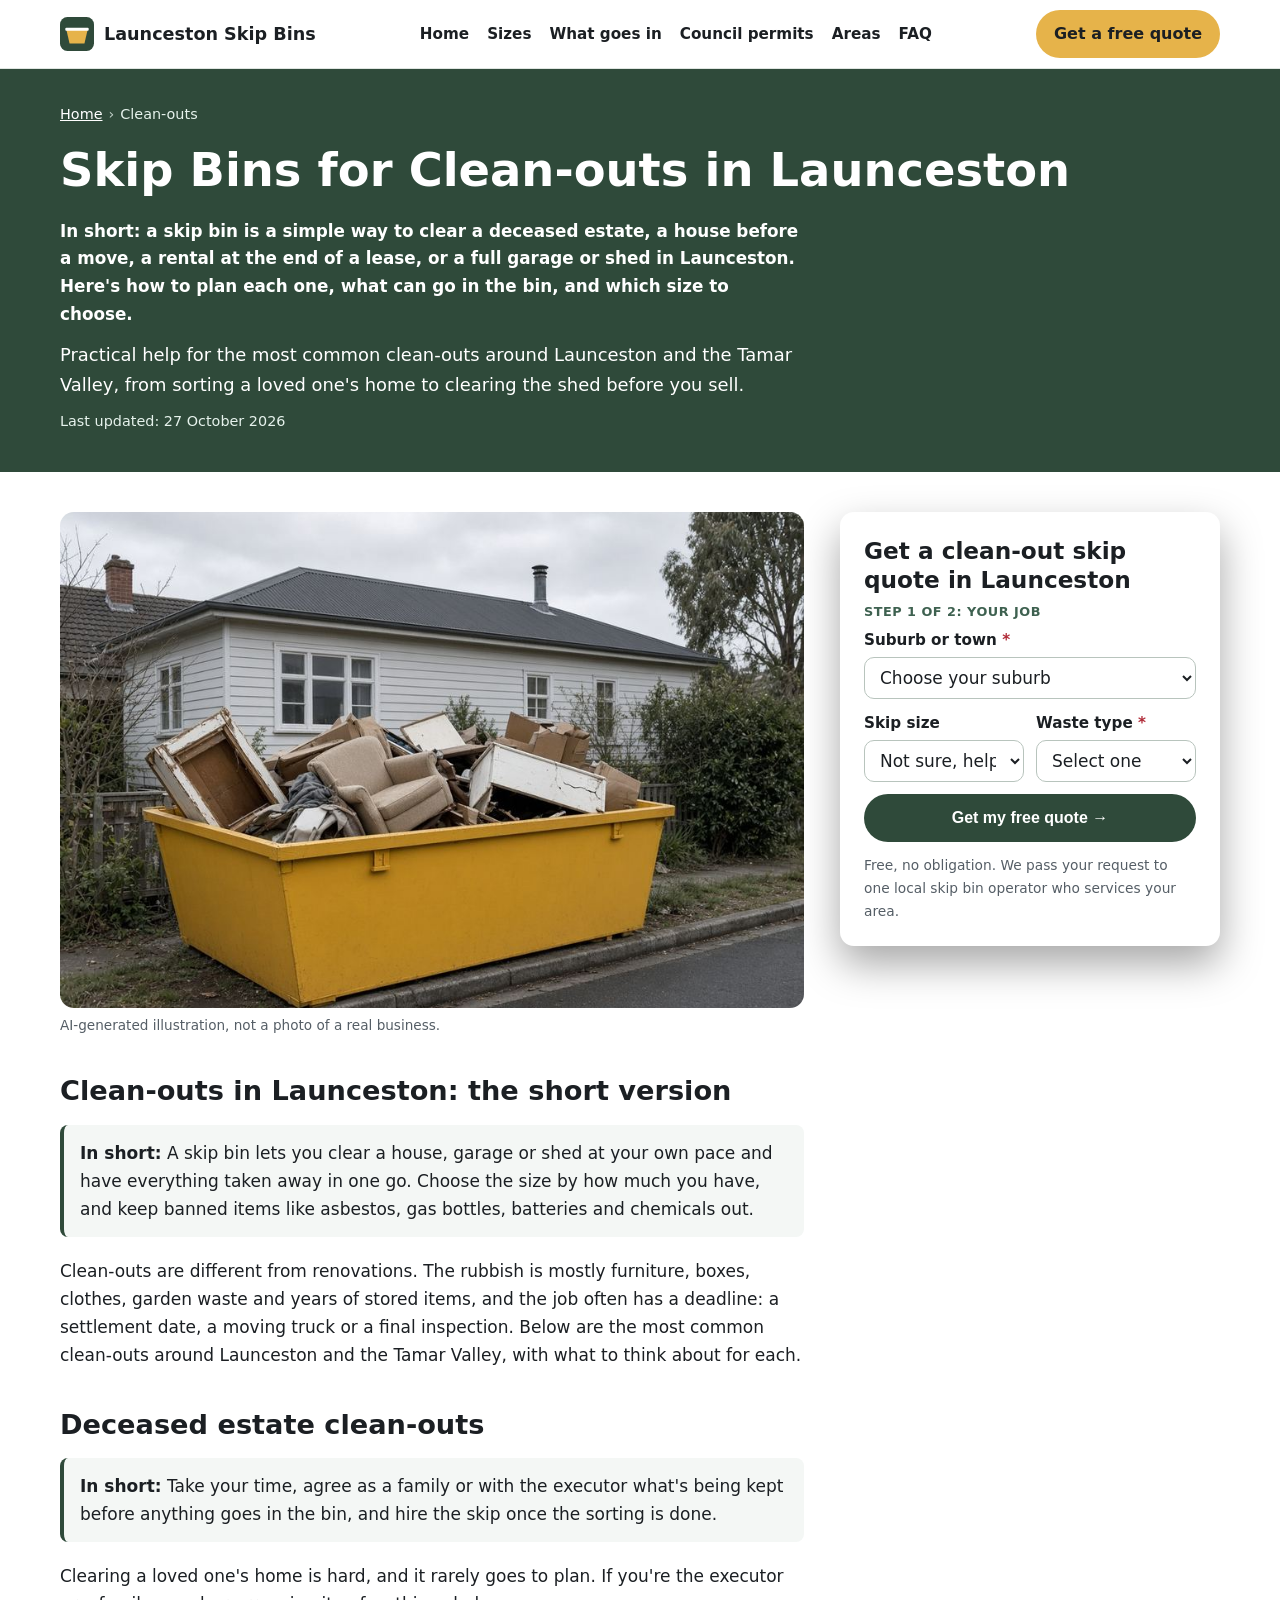
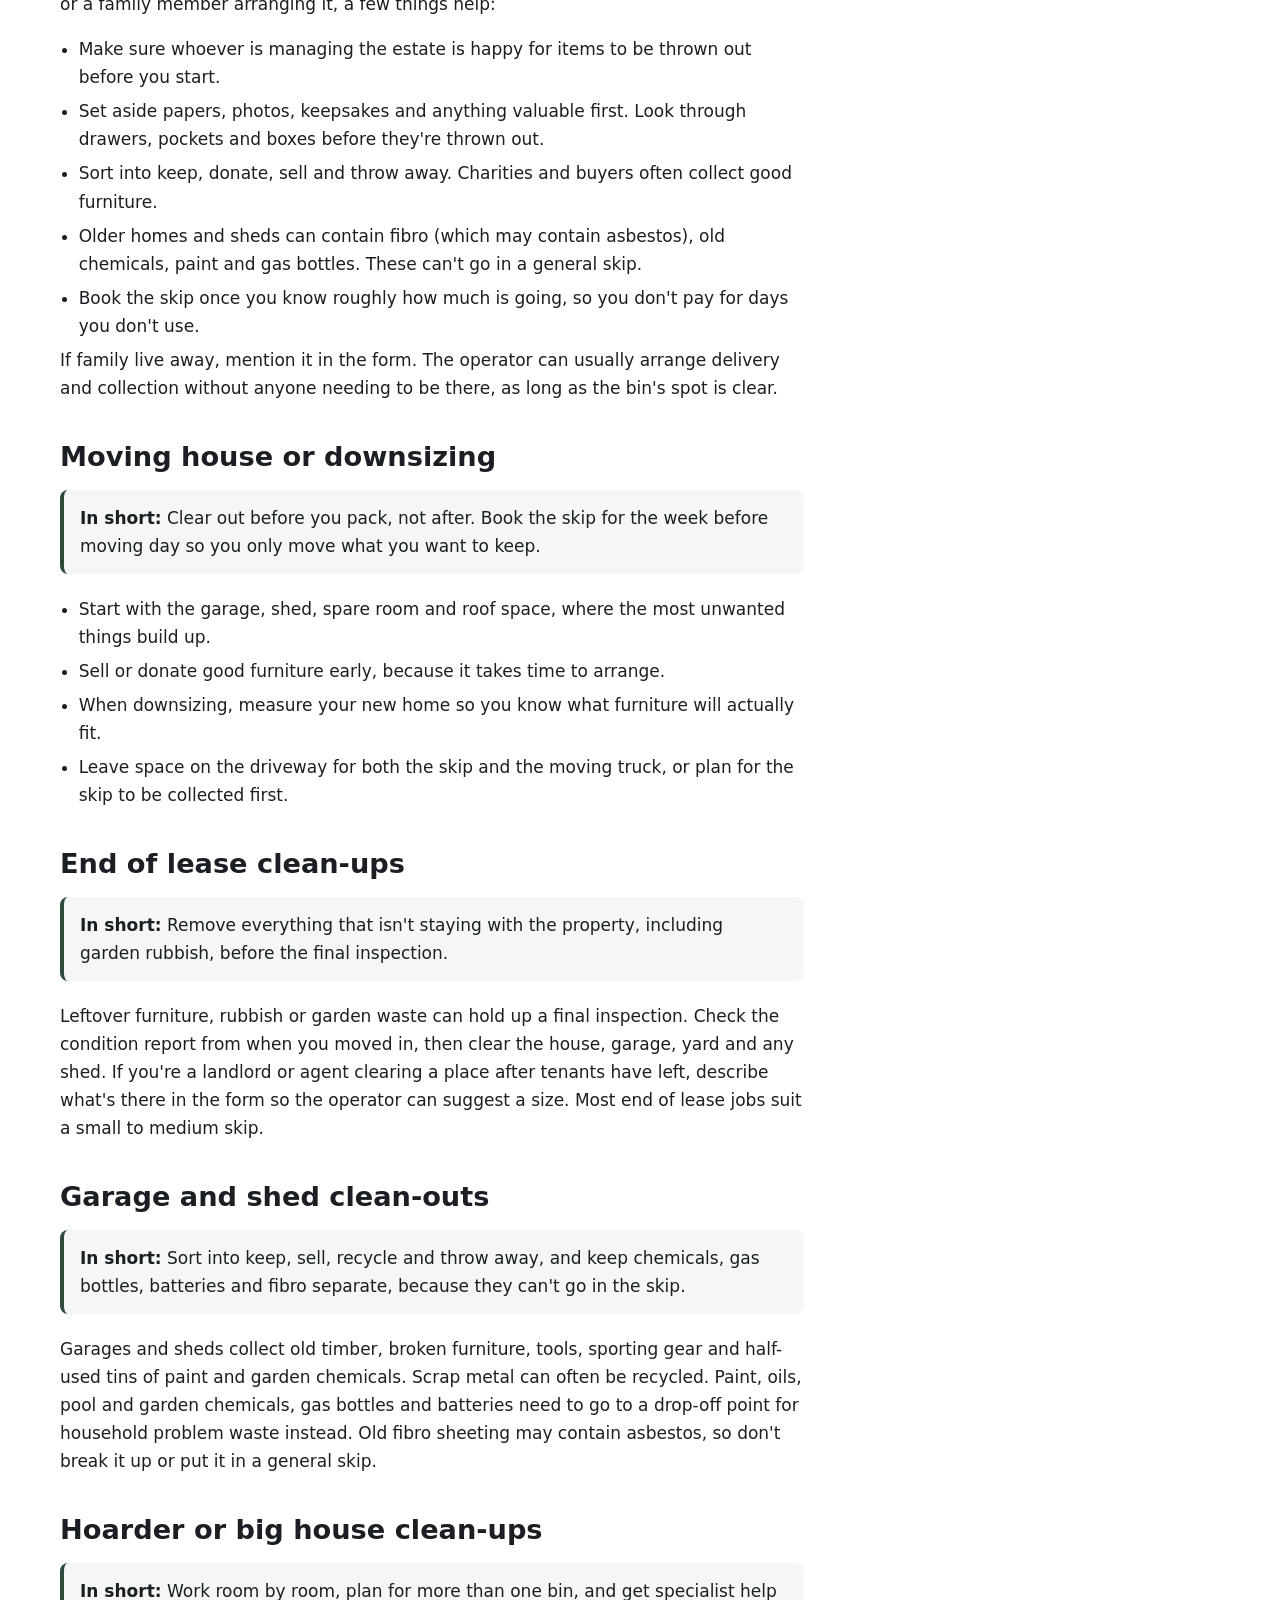
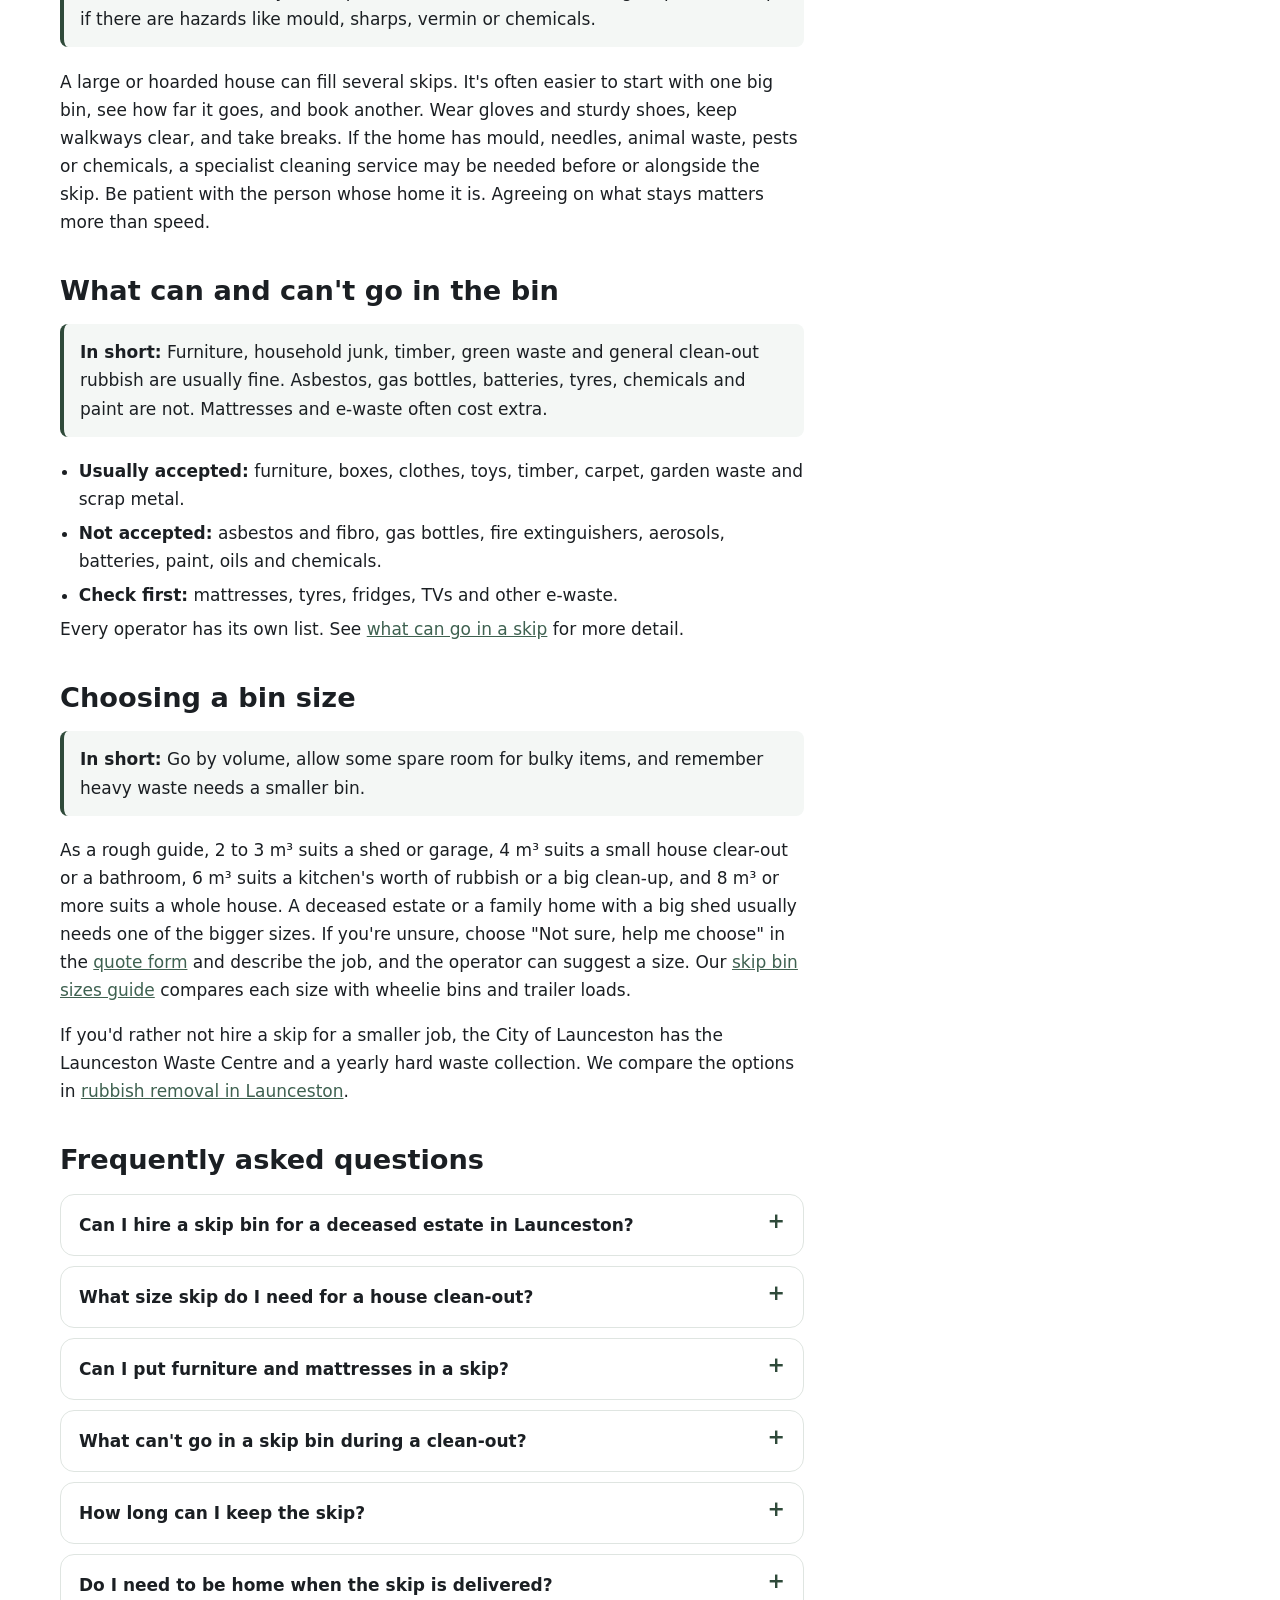
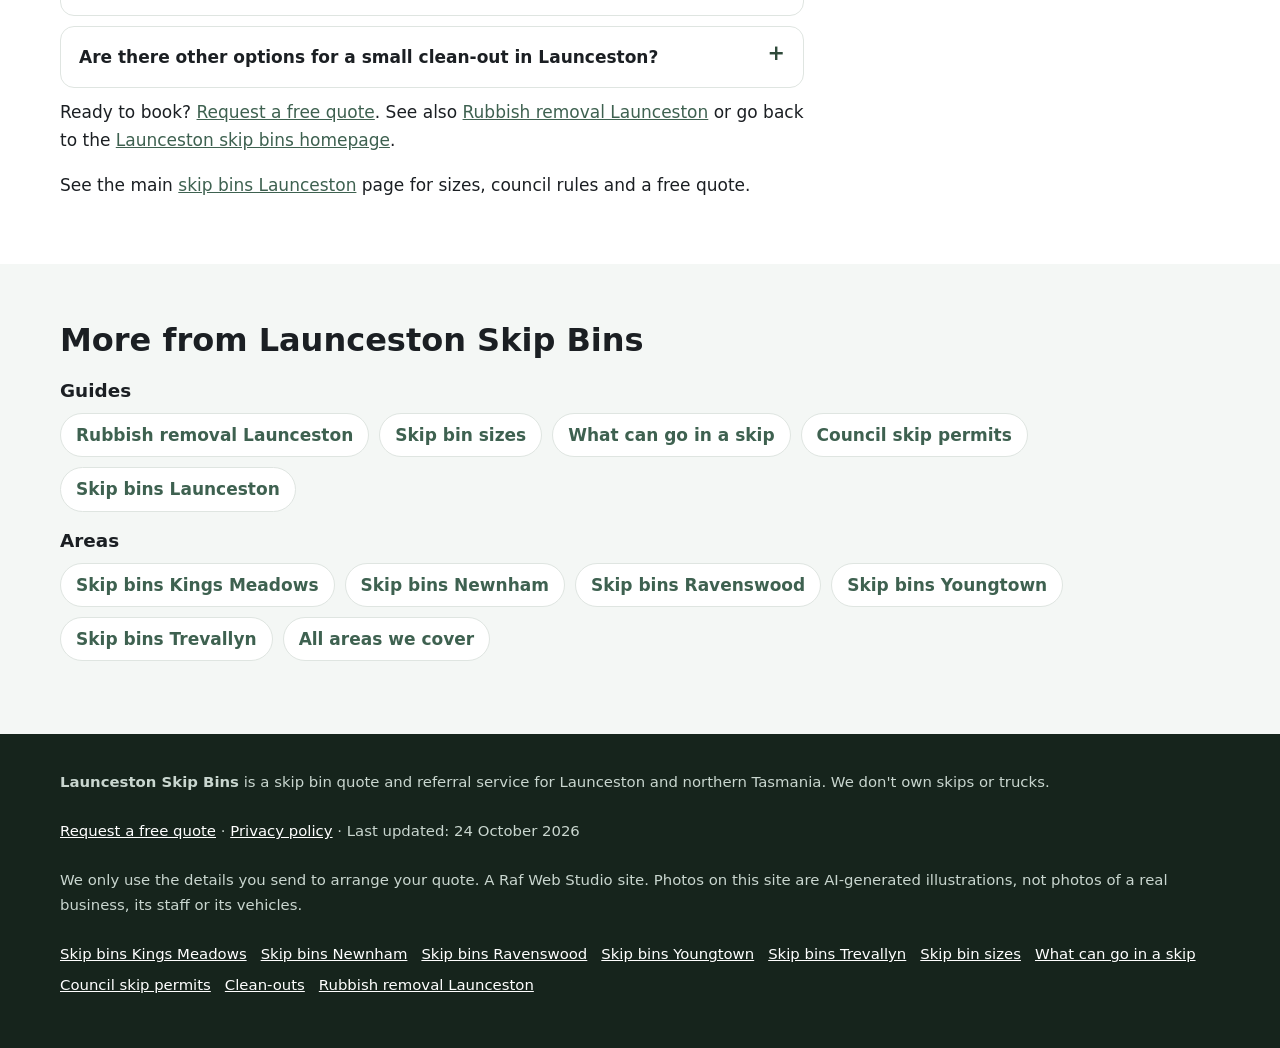
<file: clean-outs/index.html>
<!doctype html>
<html lang="en-AU">
<head>
<meta charset="utf-8">
<!-- Search Console verification meta tag goes here once the property is created -->
<meta name="viewport" content="width=device-width, initial-scale=1">
<title>Skip Bins for Clean-outs in Launceston | Deceased Estates, Moving &amp; Garages</title>
<meta name="description" content="Skip bins for clean-outs in Launceston: deceased estates, moving house, downsizing, end of lease, garages, sheds and big house clean-ups. Sizes, what goes in, and a free quote.">
<link rel="canonical" href="https://launcestonskipbins.com/clean-outs/">
<link rel="icon" href="/favicon.svg" type="image/svg+xml">
<meta name="theme-color" content="#2f4a3a">
<meta property="og:type" content="article">
<meta property="og:locale" content="en_AU">
<meta property="og:site_name" content="Launceston Skip Bins">
<meta property="og:title" content="Skip Bins for Clean-outs in Launceston | Deceased Estates, Moving &amp; Garages">
<meta property="og:description" content="Skip bins for clean-outs in Launceston: deceased estates, moving house, downsizing, end of lease, garages, sheds and big house clean-ups. Sizes, what goes in, and a free quote.">
<meta property="og:url" content="https://launcestonskipbins.com/clean-outs/">
<meta property="og:image" content="https://launcestonskipbins.com/img/card-home.jpg">
<meta name="twitter:card" content="summary_large_image">
<script>document.documentElement.classList.add('js')</script>
<link rel="stylesheet" href="/styles.css">

<!-- Google tag (gtag.js) -->
<script async src="https://www.googletagmanager.com/gtag/js?id=G-PCJY5HW9KF"></script>
<script>
  window.dataLayer = window.dataLayer || [];
  function gtag(){dataLayer.push(arguments);}
  gtag('js', new Date());
  gtag('config', 'G-PCJY5HW9KF');
</script>

<script type="application/ld+json">
{
 "@context": "https://schema.org",
 "@type": "WebPage",
 "@id": "https://launcestonskipbins.com/clean-outs/#webpage",
 "url": "https://launcestonskipbins.com/clean-outs/",
 "name": "Skip Bins for Clean-outs in Launceston | Deceased Estates, Moving & Garages",
 "description": "Skip bins for clean-outs in Launceston: deceased estates, moving house, downsizing, end of lease, garages, sheds and big house clean-ups. Sizes, what goes in, and a free quote.",
 "inLanguage": "en-AU",
 "dateModified": "2026-10-27",
 "isPartOf": {
  "@id": "https://launcestonskipbins.com/#website"
 }
}
</script>
<script type="application/ld+json">
{
 "@context": "https://schema.org",
 "@type": "BreadcrumbList",
 "itemListElement": [
  {
   "@type": "ListItem",
   "position": 1,
   "name": "Home",
   "item": "https://launcestonskipbins.com/"
  },
  {
   "@type": "ListItem",
   "position": 2,
   "name": "Clean-outs",
   "item": "https://launcestonskipbins.com/clean-outs/"
  }
 ]
}
</script>
<script type="application/ld+json">
{
 "@context": "https://schema.org",
 "@type": "Service",
 "@id": "https://launcestonskipbins.com/clean-outs/#service",
 "name": "Skip bins for clean-outs in Launceston",
 "serviceType": "Skip bin hire",
 "description": "Skip bins for clean-outs in Launceston: deceased estates, moving house, downsizing, end of lease, garages, sheds and big house clean-ups. Sizes, what goes in, and a free quote.",
 "url": "https://launcestonskipbins.com/clean-outs/",
 "provider": {
  "@type": "Organization",
  "name": "Launceston Skip Bins",
  "url": "https://launcestonskipbins.com/"
 },
 "areaServed": [
  {
   "@type": "Place",
   "name": "Launceston, TAS"
  }
 ]
}
</script>
<script type="application/ld+json">
{
 "@context": "https://schema.org",
 "@type": "FAQPage",
 "mainEntity": [
  {
   "@type": "Question",
   "name": "Can I hire a skip bin for a deceased estate in Launceston?",
   "acceptedAnswer": {
    "@type": "Answer",
    "text": "Yes. A skip is a common way to clear a deceased estate. Agree with the executor or family what's being kept before anything goes in, and tell the operator if no one will be at the property for delivery or collection."
   }
  },
  {
   "@type": "Question",
   "name": "What size skip do I need for a house clean-out?",
   "acceptedAnswer": {
    "@type": "Answer",
    "text": "As a rough guide, 2 to 3 m³ suits a shed or garage, 4 m³ suits a small house clear-out or a bathroom, 6 m³ suits a kitchen's worth of rubbish or a big clean-up, and 8 m³ or more suits a whole house. A deceased estate or a family home with a big shed usually needs one of the bigger sizes."
   }
  },
  {
   "@type": "Question",
   "name": "Can I put furniture and mattresses in a skip?",
   "acceptedAnswer": {
    "@type": "Answer",
    "text": "Furniture is usually fine. Many operators accept mattresses for an extra fee, and some don't take them. List them in the quote form so the operator can confirm."
   }
  },
  {
   "@type": "Question",
   "name": "What can't go in a skip bin during a clean-out?",
   "acceptedAnswer": {
    "@type": "Answer",
    "text": "Asbestos and fibro, gas bottles, fire extinguishers, aerosols, batteries, tyres, paint, oils and chemicals. Fridges, TVs and other e-waste may be refused or cost extra."
   }
  },
  {
   "@type": "Question",
   "name": "How long can I keep the skip?",
   "acceptedAnswer": {
    "@type": "Answer",
    "text": "Hire periods differ between operators. Most include a set number of days and charge for extra days. Tell the operator your dates when you request a quote."
   }
  },
  {
   "@type": "Question",
   "name": "Do I need to be home when the skip is delivered?",
   "acceptedAnswer": {
    "@type": "Answer",
    "text": "Usually not, as long as the spot for the bin is clear and the operator knows exactly where to put it. Add delivery notes in the form."
   }
  },
  {
   "@type": "Question",
   "name": "Are there other options for a small clean-out in Launceston?",
   "acceptedAnswer": {
    "@type": "Answer",
    "text": "For a load or two, taking it to the Launceston Waste Centre yourself, using your yearly entry voucher, or registering for the City's annual hard waste collection may be enough. Our rubbish removal guide compares the options."
   }
  }
 ]
}
</script>
</head>
<body>
<a class="skip-link" href="#main">Skip to content</a>

<header class="site-header">
  <div class="wrap">
    <a class="brand" href="/" aria-label="Launceston Skip Bins home">
      <svg viewBox="0 0 64 64" aria-hidden="true"><rect width="64" height="64" rx="14" fill="#2f4a3a"/><path d="M12 24h40l-6 26H18z" fill="#e6b34a"/><rect x="10" y="20" width="44" height="6" rx="2" fill="#fff"/></svg>
      Launceston Skip Bins
    </a>
    <nav class="nav" aria-label="Main">
      <a href="/">Home</a>
      <a href="/skip-bin-sizes/">Sizes</a>
      <a href="/what-can-go-in-a-skip/">What goes in</a>
      <a href="/skip-bin-council-permit/">Council permits</a>
      <a href="/#areas">Areas</a>
      <a href="/#faq">FAQ</a>
    </nav>
    <a class="btn btn-call header-call" href="#quote">Get a free quote</a>
  </div>
</header>

<main id="main">
<section class="page-hero" aria-labelledby="h1">
  <div class="wrap">
    <nav class="crumbs" aria-label="Breadcrumb"><ol><li><a href="https://launcestonskipbins.com/">Home</a></li><li aria-current="page">Clean-outs</li></ol></nav>
    <h1 id="h1">Skip Bins for Clean-outs in Launceston</h1>
    <p class="summary">In short: a skip bin is a simple way to clear a deceased estate, a house before a move, a rental at the end of a lease, or a full garage or shed in Launceston. Here&#x27;s how to plan each one, what can go in the bin, and which size to choose.</p>
    <p class="lead">Practical help for the most common clean-outs around Launceston and the Tamar Valley, from sorting a loved one&#x27;s home to clearing the shed before you sell.</p>
    <p class="updated">Last updated: 27 October 2026</p>
  </div>
</section>
<div class="wrap page-grid">
  <article class="page-body">
<figure><img src="/img/card-home.jpg" width="900" height="600" style="aspect-ratio:3/2;object-fit:cover" alt="Illustration of a yellow skip bin with an old armchair during a house clean-out" decoding="async"><figcaption>AI-generated illustration, not a photo of a real business.</figcaption></figure>
<h2>Clean-outs in Launceston: the short version</h2>
<p class="callout"><strong>In short:</strong> A skip bin lets you clear a house, garage or shed at your own pace and have everything taken away in one go. Choose the size by how much you have, and keep banned items like asbestos, gas bottles, batteries and chemicals out.</p><p>Clean-outs are different from renovations. The rubbish is mostly furniture, boxes, clothes, garden waste and years of stored items, and the job often has a deadline: a settlement date, a moving truck or a final inspection. Below are the most common clean-outs around Launceston and the Tamar Valley, with what to think about for each.</p>
<h2>Deceased estate clean-outs</h2>
<p class="callout"><strong>In short:</strong> Take your time, agree as a family or with the executor what's being kept before anything goes in the bin, and hire the skip once the sorting is done.</p><p>Clearing a loved one's home is hard, and it rarely goes to plan. If you're the executor or a family member arranging it, a few things help:</p><ul class="clean"><li>Make sure whoever is managing the estate is happy for items to be thrown out before you start.</li><li>Set aside papers, photos, keepsakes and anything valuable first. Look through drawers, pockets and boxes before they're thrown out.</li><li>Sort into keep, donate, sell and throw away. Charities and buyers often collect good furniture.</li><li>Older homes and sheds can contain fibro (which may contain asbestos), old chemicals, paint and gas bottles. These can't go in a general skip.</li><li>Book the skip once you know roughly how much is going, so you don't pay for days you don't use.</li></ul><p>If family live away, mention it in the form. The operator can usually arrange delivery and collection without anyone needing to be there, as long as the bin's spot is clear.</p>
<h2>Moving house or downsizing</h2>
<p class="callout"><strong>In short:</strong> Clear out before you pack, not after. Book the skip for the week before moving day so you only move what you want to keep.</p><ul class="clean"><li>Start with the garage, shed, spare room and roof space, where the most unwanted things build up.</li><li>Sell or donate good furniture early, because it takes time to arrange.</li><li>When downsizing, measure your new home so you know what furniture will actually fit.</li><li>Leave space on the driveway for both the skip and the moving truck, or plan for the skip to be collected first.</li></ul>
<h2>End of lease clean-ups</h2>
<p class="callout"><strong>In short:</strong> Remove everything that isn't staying with the property, including garden rubbish, before the final inspection.</p><p>Leftover furniture, rubbish or garden waste can hold up a final inspection. Check the condition report from when you moved in, then clear the house, garage, yard and any shed. If you're a landlord or agent clearing a place after tenants have left, describe what's there in the form so the operator can suggest a size. Most end of lease jobs suit a small to medium skip.</p>
<h2>Garage and shed clean-outs</h2>
<p class="callout"><strong>In short:</strong> Sort into keep, sell, recycle and throw away, and keep chemicals, gas bottles, batteries and fibro separate, because they can't go in the skip.</p><p>Garages and sheds collect old timber, broken furniture, tools, sporting gear and half-used tins of paint and garden chemicals. Scrap metal can often be recycled. Paint, oils, pool and garden chemicals, gas bottles and batteries need to go to a drop-off point for household problem waste instead. Old fibro sheeting may contain asbestos, so don't break it up or put it in a general skip.</p>
<h2>Hoarder or big house clean-ups</h2>
<p class="callout"><strong>In short:</strong> Work room by room, plan for more than one bin, and get specialist help if there are hazards like mould, sharps, vermin or chemicals.</p><p>A large or hoarded house can fill several skips. It's often easier to start with one big bin, see how far it goes, and book another. Wear gloves and sturdy shoes, keep walkways clear, and take breaks. If the home has mould, needles, animal waste, pests or chemicals, a specialist cleaning service may be needed before or alongside the skip. Be patient with the person whose home it is. Agreeing on what stays matters more than speed.</p>
<h2>What can and can&#x27;t go in the bin</h2>
<p class="callout"><strong>In short:</strong> Furniture, household junk, timber, green waste and general clean-out rubbish are usually fine. Asbestos, gas bottles, batteries, tyres, chemicals and paint are not. Mattresses and e-waste often cost extra.</p><ul class="clean"><li><strong>Usually accepted:</strong> furniture, boxes, clothes, toys, timber, carpet, garden waste and scrap metal.</li><li><strong>Not accepted:</strong> asbestos and fibro, gas bottles, fire extinguishers, aerosols, batteries, paint, oils and chemicals.</li><li><strong>Check first:</strong> mattresses, tyres, fridges, TVs and other e-waste.</li></ul><p>Every operator has its own list. See <a href="/what-can-go-in-a-skip/">what can go in a skip</a> for more detail.</p>
<h2>Choosing a bin size</h2>
<p class="callout"><strong>In short:</strong> Go by volume, allow some spare room for bulky items, and remember heavy waste needs a smaller bin.</p><p>As a rough guide, 2 to 3 m³ suits a shed or garage, 4 m³ suits a small house clear-out or a bathroom, 6 m³ suits a kitchen's worth of rubbish or a big clean-up, and 8 m³ or more suits a whole house. A deceased estate or a family home with a big shed usually needs one of the bigger sizes. If you're unsure, choose "Not sure, help me choose" in the <a href="#quote">quote form</a> and describe the job, and the operator can suggest a size. Our <a href="/skip-bin-sizes/">skip bin sizes guide</a> compares each size with wheelie bins and trailer loads.</p><p>If you'd rather not hire a skip for a smaller job, the City of Launceston has the Launceston Waste Centre and a yearly hard waste collection. We compare the options in <a href="/rubbish-removal-launceston/">rubbish removal in Launceston</a>.</p>
<h2 id="faq-h">Frequently asked questions</h2>
<details><summary>Can I hire a skip bin for a deceased estate in Launceston?</summary><p>Yes. A skip is a common way to clear a deceased estate. Agree with the executor or family what&#x27;s being kept before anything goes in, and tell the operator if no one will be at the property for delivery or collection.</p></details><details><summary>What size skip do I need for a house clean-out?</summary><p>As a rough guide, 2 to 3 m³ suits a shed or garage, 4 m³ suits a small house clear-out or a bathroom, 6 m³ suits a kitchen&#x27;s worth of rubbish or a big clean-up, and 8 m³ or more suits a whole house. A deceased estate or a family home with a big shed usually needs one of the bigger sizes.</p></details><details><summary>Can I put furniture and mattresses in a skip?</summary><p>Furniture is usually fine. Many operators accept mattresses for an extra fee, and some don&#x27;t take them. List them in the quote form so the operator can confirm.</p></details><details><summary>What can&#x27;t go in a skip bin during a clean-out?</summary><p>Asbestos and fibro, gas bottles, fire extinguishers, aerosols, batteries, tyres, paint, oils and chemicals. Fridges, TVs and other e-waste may be refused or cost extra.</p></details><details><summary>How long can I keep the skip?</summary><p>Hire periods differ between operators. Most include a set number of days and charge for extra days. Tell the operator your dates when you request a quote.</p></details><details><summary>Do I need to be home when the skip is delivered?</summary><p>Usually not, as long as the spot for the bin is clear and the operator knows exactly where to put it. Add delivery notes in the form.</p></details><details><summary>Are there other options for a small clean-out in Launceston?</summary><p>For a load or two, taking it to the Launceston Waste Centre yourself, using your yearly entry voucher, or registering for the City&#x27;s annual hard waste collection may be enough. Our rubbish removal guide compares the options.</p></details>
<p>Ready to book? <a href="#quote">Request a free quote</a>. See also <a href="/rubbish-removal-launceston/">Rubbish removal Launceston</a> or go back to the <a href="/">Launceston skip bins homepage</a>.</p>

<p class="home-link">See the main <a href="/">skip bins Launceston</a> page for sizes, council rules and a free quote.</p>
  </article>
  <aside class="page-aside">
    <div class="hero-form-card" id="quote">
      <h2 id="quote-h">Get a clean-out skip quote in Launceston</h2>
      <form class="quote-form two-step" id="quote-form" action="https://formsubmit.co/quotes@launcestonskipbins.com" method="post" novalidate>
        <input type="hidden" name="_subject" value="New quote request – launcestonskipbins.com">
        <input type="hidden" name="_captcha" value="true">
        <input type="hidden" name="_template" value="table">
        <input type="hidden" name="_next" value="https://launcestonskipbins.com/thanks.html">
        <input type="hidden" name="_autoresponse" value="Thanks for your skip bin request. We&#x27;ve received it and are passing it to a local operator, who&#x27;ll be in touch shortly with availability and a price.">
        <input type="text" name="_honey" style="display:none" tabindex="-1" autocomplete="off" aria-hidden="true">
        <input type="hidden" name="source" value="launcestonskipbins.com">
        <input type="hidden" name="page" value="/clean-outs/">
        <fieldset class="step step-1">
          <legend class="step-label">Step 1 of 2: your job</legend>
          <div class="full"><label for="suburb">Suburb or town <span class="req" aria-hidden="true">*</span></label>
            <select id="suburb" name="suburb" required><option value="">Choose your suburb</option><option>Launceston</option><option>East Launceston</option><option>South Launceston</option><option>West Launceston</option><option>Invermay</option><option>Mowbray</option><option>Newstead</option><option>Newnham</option><option>Kings Meadows</option><option>Youngtown</option><option>Summerhill</option><option>Norwood</option><option>Punchbowl</option><option>Prospect</option><option>Ravenswood</option><option>Rocherlea</option><option>Waverley</option><option>St Leonards</option><option>Trevallyn</option><option>Lilydale</option><option value="Other">Other (tell us below)</option></select></div>
          <div class="full other-wrap"><label for="suburb_other">Other suburb or town</label><input id="suburb_other" name="suburb_other" type="text" autocomplete="address-level2"></div>
          <div><label for="size">Skip size</label>
            <select id="size" name="skip_size"><option value="Not sure">Not sure, help me choose</option><option>Skip bag (about 1 m³)</option><option>2 m³</option><option>3 m³</option><option>4 m³</option><option>6 m³</option><option>8 m³</option><option>9 m³</option><option>10–12 m³</option><option>Larger / hook-lift</option></select></div>
          <div><label for="waste">Waste type <span class="req" aria-hidden="true">*</span></label>
            <select id="waste" name="waste_type" required><option value="">Select one</option><option>General household</option><option>Green waste</option><option>Mixed renovation / building</option><option>Soil, concrete or bricks</option><option>Mixed, not sure</option><option>May contain asbestos</option></select></div>
          <div class="full js-only"><button class="btn btn-primary btn-block" type="button" id="to-step-2">Get my free quote →</button></div>
          <p class="microcopy full">Free, no obligation. We pass your request to one local skip bin operator who services your area.</p>
          <p class="form-error full" id="step1-error" role="alert" hidden>Please choose your suburb and waste type.</p>
        </fieldset>
        <fieldset class="step step-2" id="step-2">
          <legend class="step-label">Step 2 of 2: your details</legend>
          <div><label for="name">Name <span class="req" aria-hidden="true">*</span></label><input id="name" name="name" type="text" autocomplete="name" required></div>
          <div><label for="phone">Phone <span class="req" aria-hidden="true">*</span></label><input id="phone" name="phone" type="tel" autocomplete="tel" inputmode="tel" required></div>
          <div><label for="email">Email</label><input id="email" name="email" type="email" autocomplete="email"></div>
          <div><label for="date">Delivery date</label><input id="date" name="preferred_date" type="date"></div>
          <div class="full"><label for="message">Anything else?</label><textarea id="message" name="message" rows="2" placeholder="e.g. weatherboard reno, steep driveway, skip on the street, 7 days"></textarea></div>
          <p class="consent full">By sending this form you agree we can share your details with one local skip bin operator so they can quote for your job. See our <a href="/privacy.html">privacy policy</a>.</p>
          <div class="full step2-actions"><button class="btn btn-primary" type="submit">Send my quote request</button><button class="btn-link js-only" type="button" id="back-1">← Back</button></div>
        </fieldset>
      </form>
    </div>
  </aside>
</div>
<section class="alt" aria-labelledby="more-h">
  <div class="wrap">
    <h2 id="more-h">More from Launceston Skip Bins</h2>
    <h3>Guides</h3>
    <ul class="link-list"><li><a href="/rubbish-removal-launceston/">Rubbish removal Launceston</a></li><li><a href="/skip-bin-sizes/">Skip bin sizes</a></li><li><a href="/what-can-go-in-a-skip/">What can go in a skip</a></li><li><a href="/skip-bin-council-permit/">Council skip permits</a></li><li><a href="/">Skip bins Launceston</a></li></ul>
    <h3>Areas</h3>
    <ul class="link-list"><li><a href="/skip-bins-kings-meadows/">Skip bins Kings Meadows</a></li><li><a href="/skip-bins-newnham/">Skip bins Newnham</a></li><li><a href="/skip-bins-ravenswood/">Skip bins Ravenswood</a></li><li><a href="/skip-bins-youngtown/">Skip bins Youngtown</a></li><li><a href="/skip-bins-trevallyn/">Skip bins Trevallyn</a></li><li><a href="/#areas">All areas we cover</a></li></ul>
  </div>
</section>
</main>

<footer class="site-footer">
  <div class="wrap">
    <p><strong>Launceston Skip Bins</strong> is a skip bin quote and referral service for Launceston and northern Tasmania. We don't own skips or trucks.</p>
    <p><a href="#quote">Request a free quote</a> · <a href="/privacy.html">Privacy policy</a> · Last updated: 24 October 2026</p>
    <p>We only use the details you send to arrange your quote. A Raf Web Studio site. Photos on this site are AI-generated illustrations, not photos of a real business, its staff or its vehicles.</p>
    <p class="footer-links"><a href="/skip-bins-kings-meadows/">Skip bins Kings Meadows</a> <a href="/skip-bins-newnham/">Skip bins Newnham</a> <a href="/skip-bins-ravenswood/">Skip bins Ravenswood</a> <a href="/skip-bins-youngtown/">Skip bins Youngtown</a> <a href="/skip-bins-trevallyn/">Skip bins Trevallyn</a> <a href="/skip-bin-sizes/">Skip bin sizes</a> <a href="/what-can-go-in-a-skip/">What can go in a skip</a> <a href="/skip-bin-council-permit/">Council skip permits</a> <a href="/clean-outs/">Clean-outs</a> <a href="/rubbish-removal-launceston/">Rubbish removal Launceston</a></p>
  </div>
</footer>

<div class="mobile-call" aria-label="Quick contact">
  <a class="btn btn-call" href="#quote">Get a free quote</a>
</div>
<script src="/form.js" defer></script>
</body>
</html>
</file>
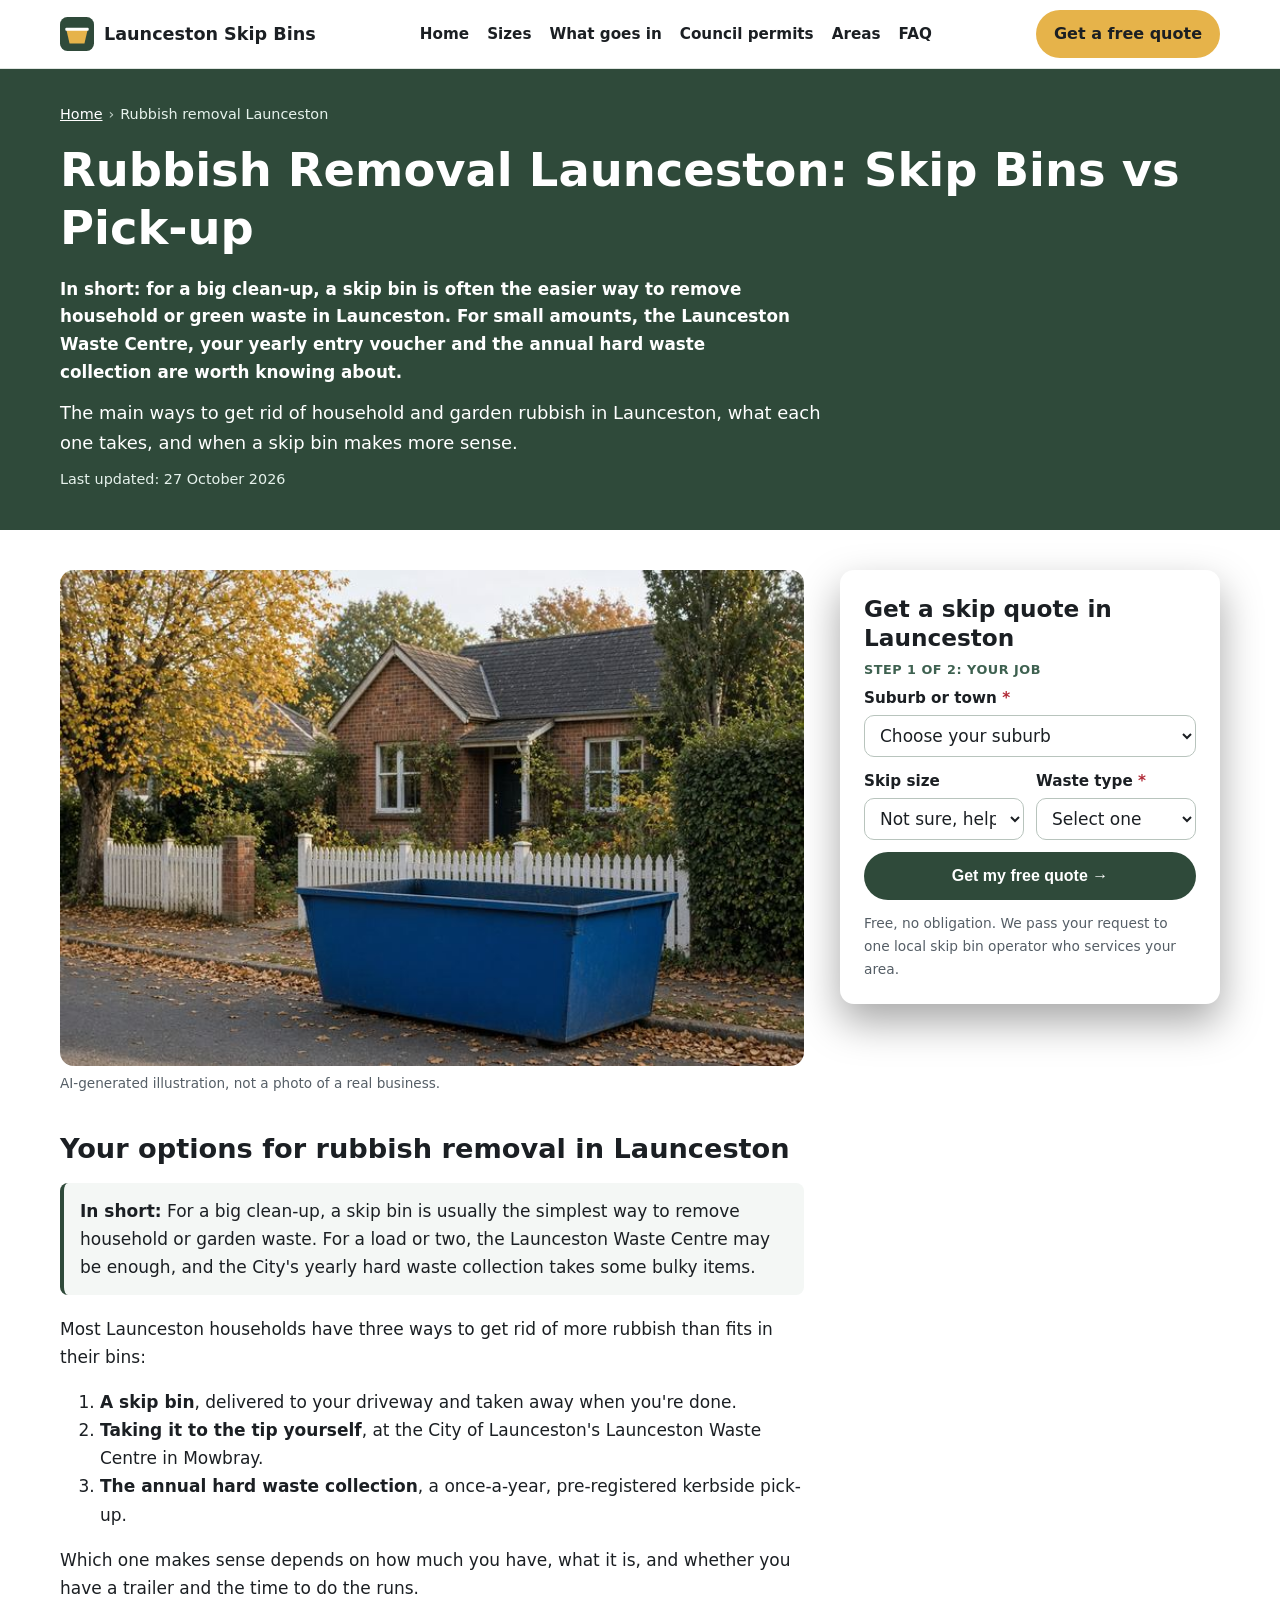
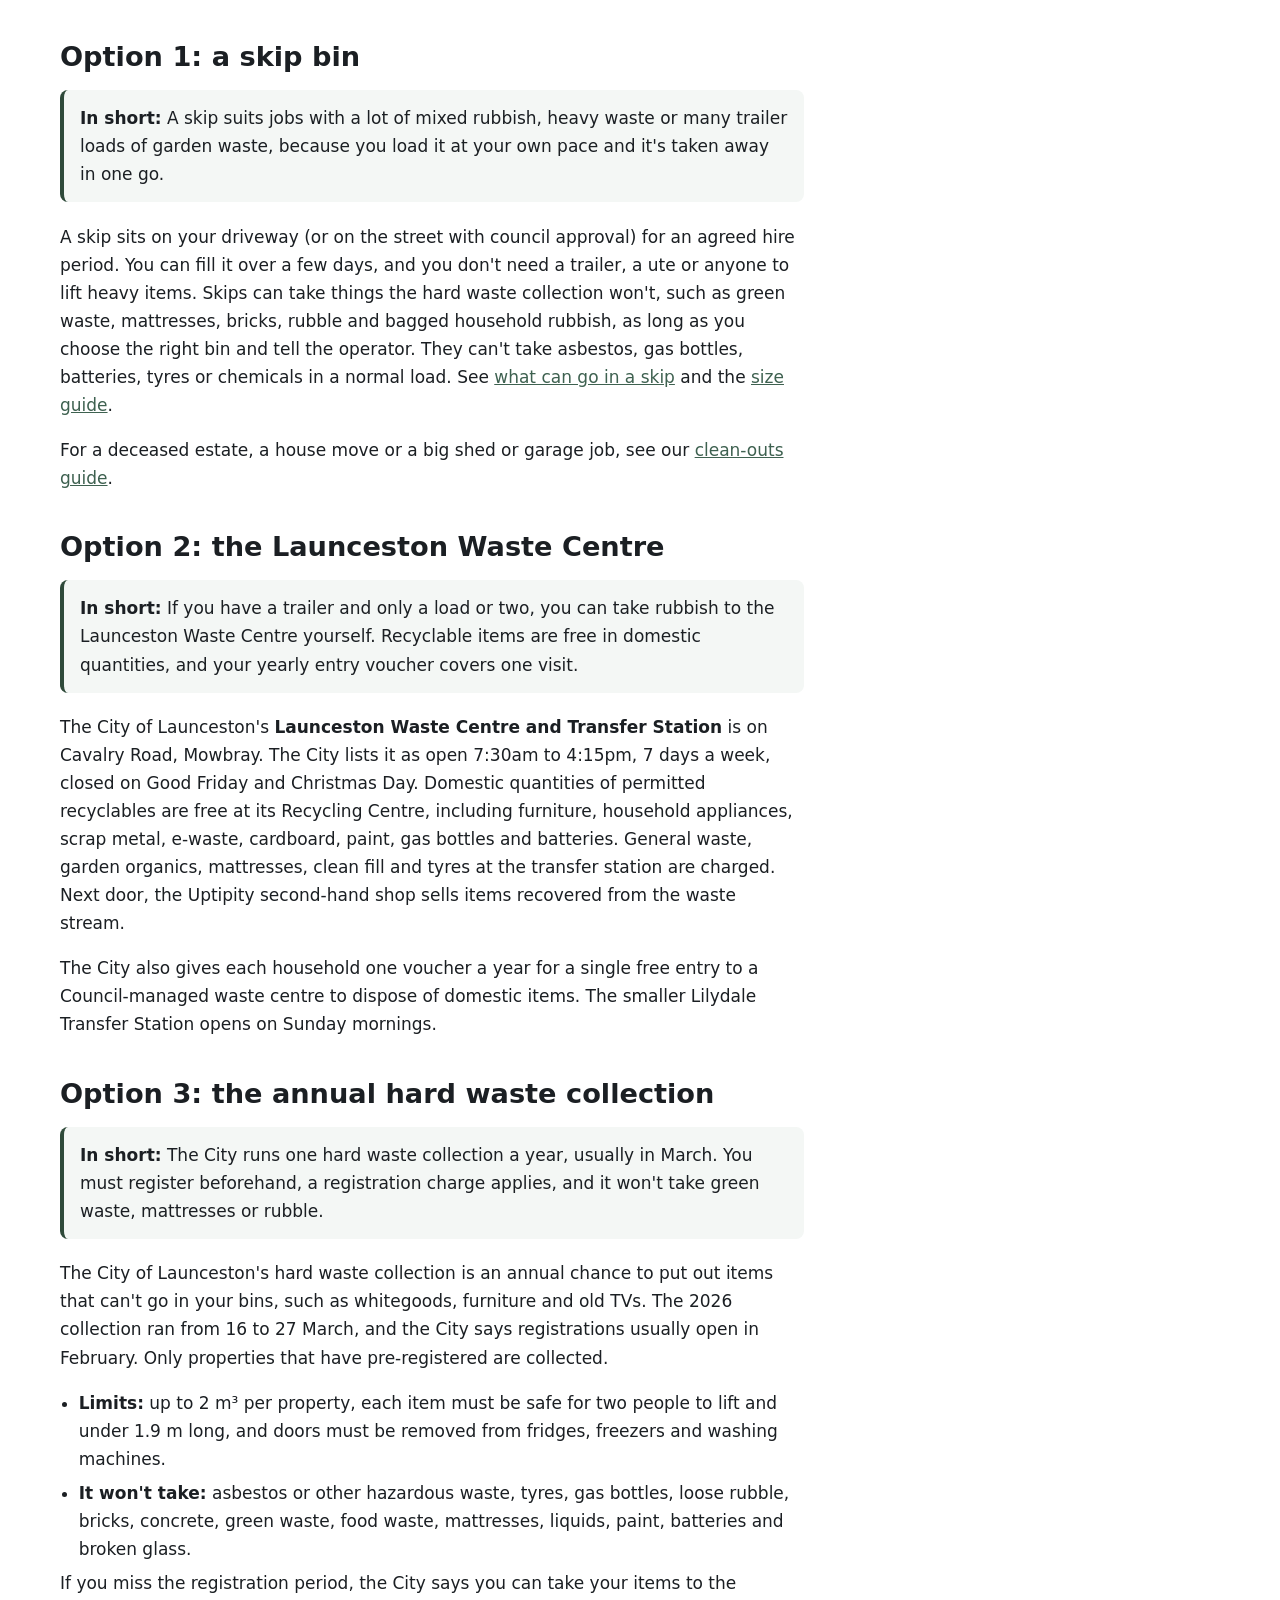
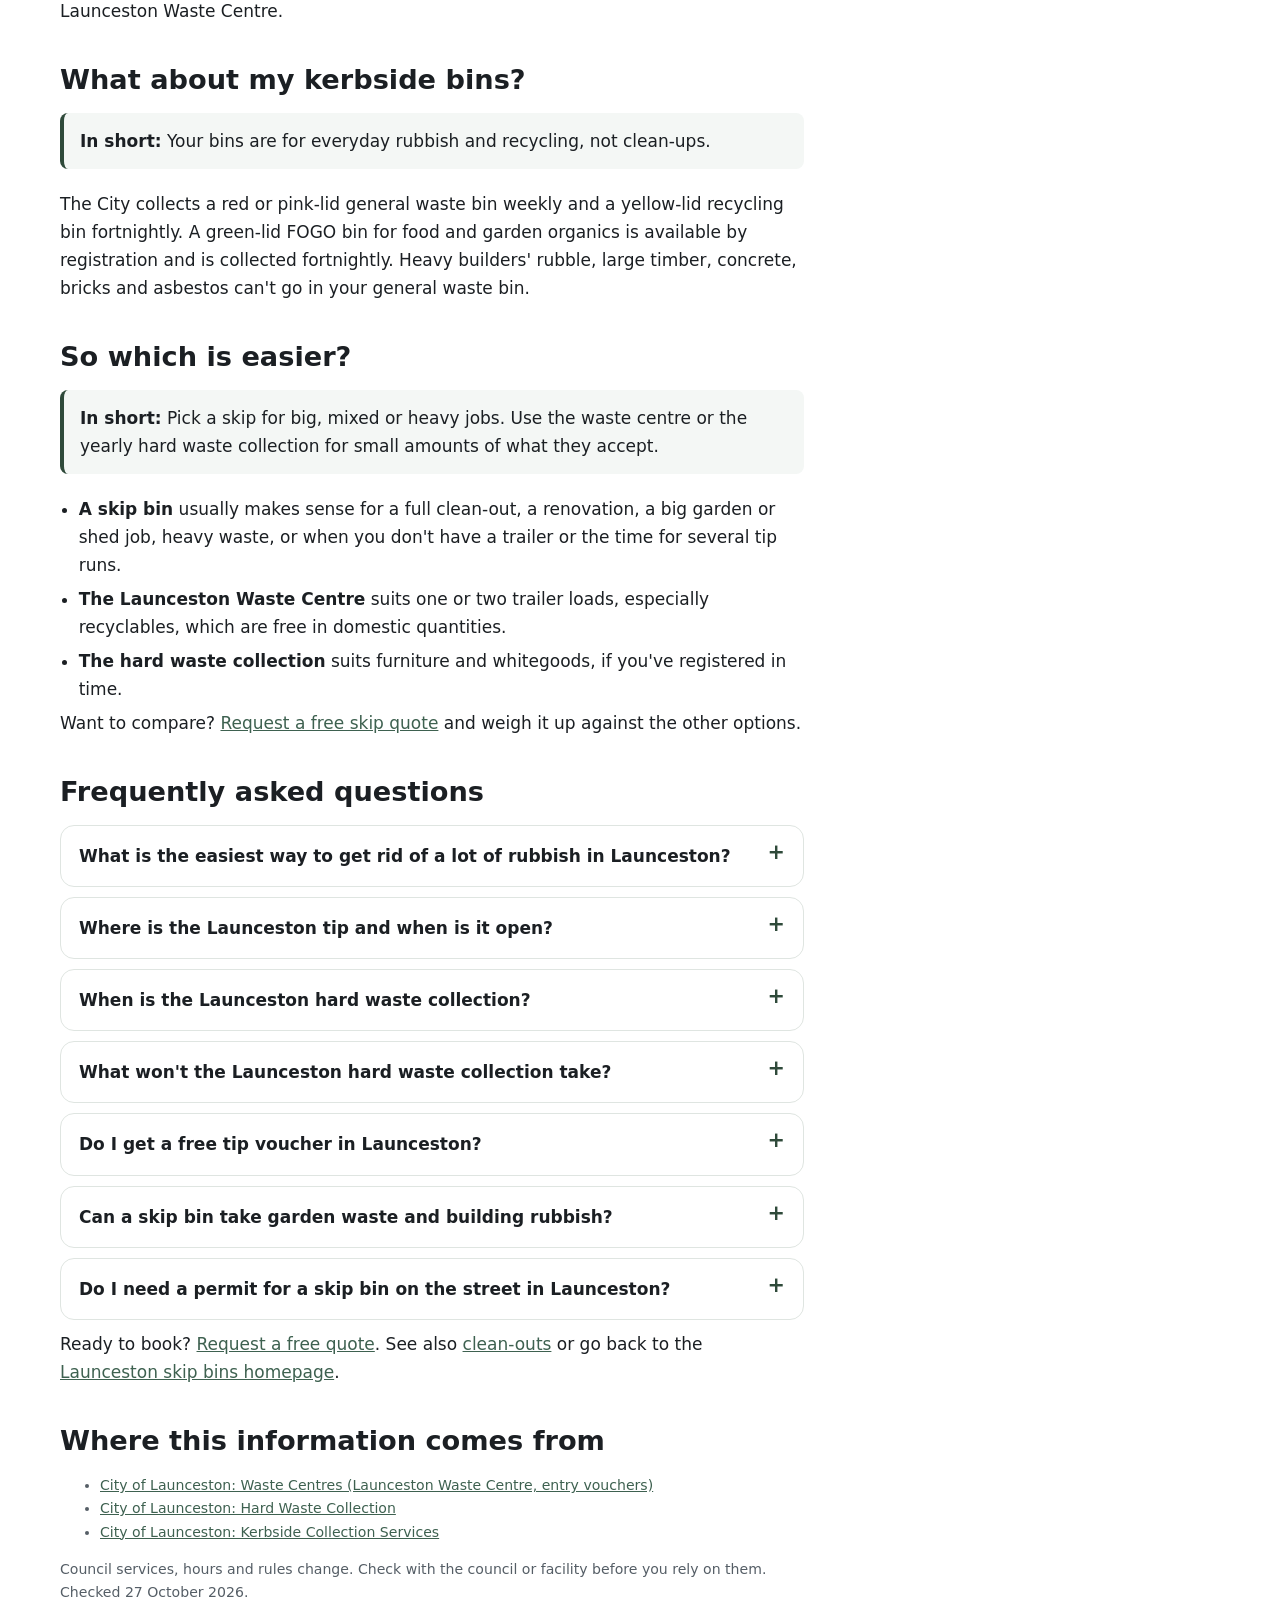
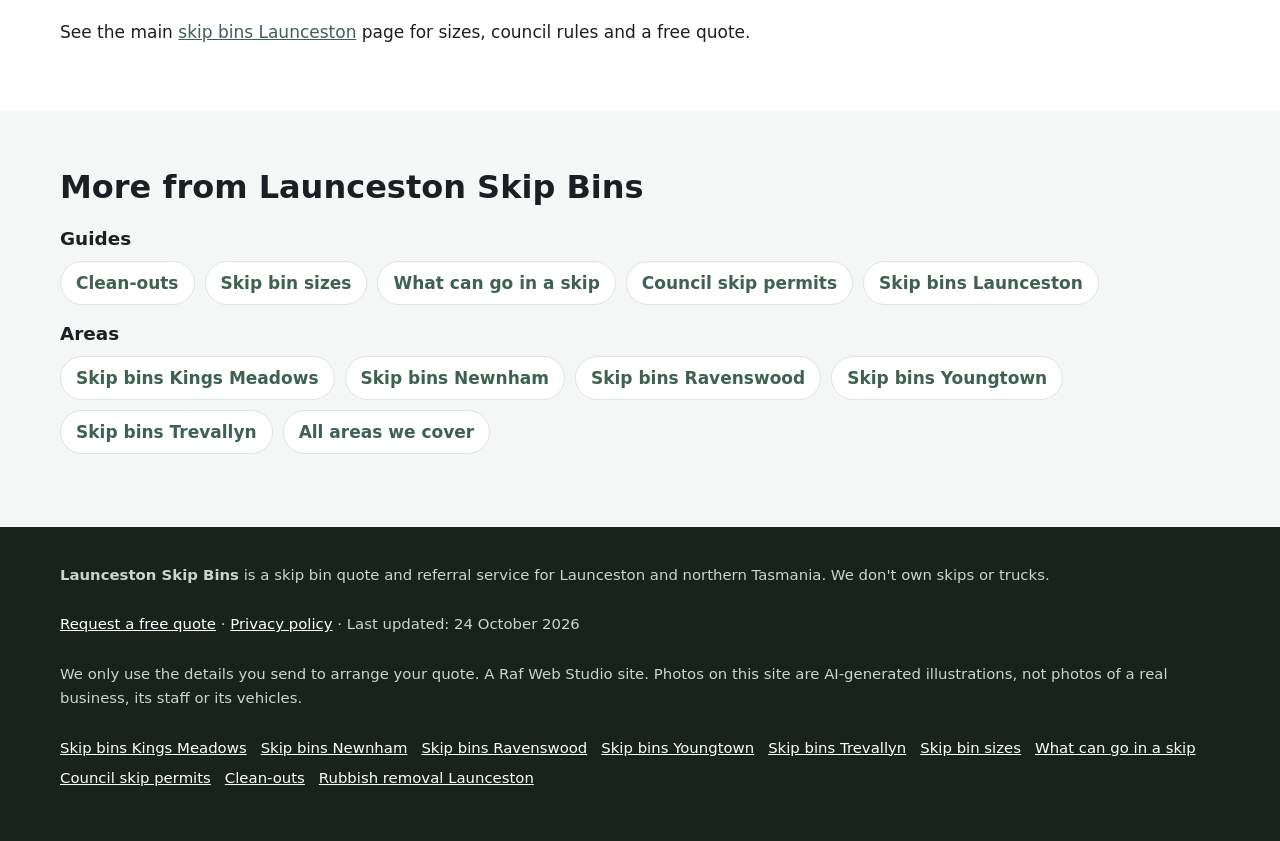
<file: rubbish-removal-launceston/index.html>
<!doctype html>
<html lang="en-AU">
<head>
<meta charset="utf-8">
<!-- Search Console verification meta tag goes here once the property is created -->
<meta name="viewport" content="width=device-width, initial-scale=1">
<title>Rubbish Removal Launceston: Skip Bins vs Pick-up</title>
<meta name="description" content="Rubbish removal in Launceston: compare a skip bin with the local tip and City of Launceston&#x27;s services, with what each one accepts. Free skip quote.">
<link rel="canonical" href="https://launcestonskipbins.com/rubbish-removal-launceston/">
<link rel="icon" href="/favicon.svg" type="image/svg+xml">
<meta name="theme-color" content="#2f4a3a">
<meta property="og:type" content="article">
<meta property="og:locale" content="en_AU">
<meta property="og:site_name" content="Launceston Skip Bins">
<meta property="og:title" content="Rubbish Removal Launceston: Skip Bins vs Pick-up">
<meta property="og:description" content="Rubbish removal in Launceston: compare a skip bin with the local tip and City of Launceston&#x27;s services, with what each one accepts. Free skip quote.">
<meta property="og:url" content="https://launcestonskipbins.com/rubbish-removal-launceston/">
<meta property="og:image" content="https://launcestonskipbins.com/img/step3.jpg">
<meta name="twitter:card" content="summary_large_image">
<script>document.documentElement.classList.add('js')</script>
<link rel="stylesheet" href="/styles.css">

<!-- Google tag (gtag.js) -->
<script async src="https://www.googletagmanager.com/gtag/js?id=G-PCJY5HW9KF"></script>
<script>
  window.dataLayer = window.dataLayer || [];
  function gtag(){dataLayer.push(arguments);}
  gtag('js', new Date());
  gtag('config', 'G-PCJY5HW9KF');
</script>

<script type="application/ld+json">
{
 "@context": "https://schema.org",
 "@type": "WebPage",
 "@id": "https://launcestonskipbins.com/rubbish-removal-launceston/#webpage",
 "url": "https://launcestonskipbins.com/rubbish-removal-launceston/",
 "name": "Rubbish Removal Launceston: Skip Bins vs Pick-up",
 "description": "Rubbish removal in Launceston: compare a skip bin with the local tip and City of Launceston's services, with what each one accepts. Free skip quote.",
 "inLanguage": "en-AU",
 "dateModified": "2026-10-27",
 "isPartOf": {
  "@id": "https://launcestonskipbins.com/#website"
 }
}
</script>
<script type="application/ld+json">
{
 "@context": "https://schema.org",
 "@type": "BreadcrumbList",
 "itemListElement": [
  {
   "@type": "ListItem",
   "position": 1,
   "name": "Home",
   "item": "https://launcestonskipbins.com/"
  },
  {
   "@type": "ListItem",
   "position": 2,
   "name": "Rubbish removal Launceston",
   "item": "https://launcestonskipbins.com/rubbish-removal-launceston/"
  }
 ]
}
</script>
<script type="application/ld+json">
{
 "@context": "https://schema.org",
 "@type": "Service",
 "@id": "https://launcestonskipbins.com/rubbish-removal-launceston/#service",
 "name": "Rubbish removal skip bin quotes in Launceston",
 "serviceType": "Skip bin hire",
 "description": "Rubbish removal in Launceston: compare a skip bin with the local tip and City of Launceston's services, with what each one accepts. Free skip quote.",
 "url": "https://launcestonskipbins.com/rubbish-removal-launceston/",
 "provider": {
  "@type": "Organization",
  "name": "Launceston Skip Bins",
  "url": "https://launcestonskipbins.com/"
 },
 "areaServed": [
  {
   "@type": "Place",
   "name": "Launceston, TAS"
  }
 ]
}
</script>
<script type="application/ld+json">
{
 "@context": "https://schema.org",
 "@type": "FAQPage",
 "mainEntity": [
  {
   "@type": "Question",
   "name": "What is the easiest way to get rid of a lot of rubbish in Launceston?",
   "acceptedAnswer": {
    "@type": "Answer",
    "text": "It depends on how much you have and what it is. For one or two loads, a trailer run to the Launceston Waste Centre in Mowbray, using your yearly free entry voucher, may be enough. For a big clean-out, heavy waste or many loads, a skip bin is often the easier option, because you load it at your own pace and it's taken away in one trip."
   }
  },
  {
   "@type": "Question",
   "name": "Where is the Launceston tip and when is it open?",
   "acceptedAnswer": {
    "@type": "Answer",
    "text": "The City of Launceston's Launceston Waste Centre is on Cavalry Road, Mowbray. The City lists it as open 7:30am to 4:15pm, 7 days a week, closed on Good Friday and Christmas Day."
   }
  },
  {
   "@type": "Question",
   "name": "When is the Launceston hard waste collection?",
   "acceptedAnswer": {
    "@type": "Answer",
    "text": "It's an annual collection, historically held in March with registrations open in February. The 2026 collection ran from 16 to 27 March. You must register beforehand, and a registration charge applies."
   }
  },
  {
   "@type": "Question",
   "name": "What won't the Launceston hard waste collection take?",
   "acceptedAnswer": {
    "@type": "Answer",
    "text": "Asbestos and other hazardous waste, tyres, gas bottles, loose rubble, bricks, concrete, green waste, food waste, mattresses, liquids, paint, batteries and broken glass. Items must be liftable by two people, under 1.9 m long, and the total can't exceed 2 m³."
   }
  },
  {
   "@type": "Question",
   "name": "Do I get a free tip voucher in Launceston?",
   "acceptedAnswer": {
    "@type": "Answer",
    "text": "The City says each household gets one voucher a year for a single free entry to a Council-managed waste centre to dispose of domestic items."
   }
  },
  {
   "@type": "Question",
   "name": "Can a skip bin take garden waste and building rubbish?",
   "acceptedAnswer": {
    "@type": "Answer",
    "text": "Usually, yes, which is one reason people choose a skip. Heavy waste such as soil, concrete and bricks normally needs a smaller bin with a weight limit, and asbestos can never go in a general skip. Tell the operator what you have when you request a quote."
   }
  },
  {
   "@type": "Question",
   "name": "Do I need a permit for a skip bin on the street in Launceston?",
   "acceptedAnswer": {
    "@type": "Answer",
    "text": "A skip wholly on your own property generally doesn't need council approval. A skip on the road, footpath or verge usually needs approval from the City of Launceston. See our council skip permits guide for details."
   }
  }
 ]
}
</script>
</head>
<body>
<a class="skip-link" href="#main">Skip to content</a>

<header class="site-header">
  <div class="wrap">
    <a class="brand" href="/" aria-label="Launceston Skip Bins home">
      <svg viewBox="0 0 64 64" aria-hidden="true"><rect width="64" height="64" rx="14" fill="#2f4a3a"/><path d="M12 24h40l-6 26H18z" fill="#e6b34a"/><rect x="10" y="20" width="44" height="6" rx="2" fill="#fff"/></svg>
      Launceston Skip Bins
    </a>
    <nav class="nav" aria-label="Main">
      <a href="/">Home</a>
      <a href="/skip-bin-sizes/">Sizes</a>
      <a href="/what-can-go-in-a-skip/">What goes in</a>
      <a href="/skip-bin-council-permit/">Council permits</a>
      <a href="/#areas">Areas</a>
      <a href="/#faq">FAQ</a>
    </nav>
    <a class="btn btn-call header-call" href="#quote">Get a free quote</a>
  </div>
</header>

<main id="main">
<section class="page-hero" aria-labelledby="h1">
  <div class="wrap">
    <nav class="crumbs" aria-label="Breadcrumb"><ol><li><a href="https://launcestonskipbins.com/">Home</a></li><li aria-current="page">Rubbish removal Launceston</li></ol></nav>
    <h1 id="h1">Rubbish Removal Launceston: Skip Bins vs Pick-up</h1>
    <p class="summary">In short: for a big clean-up, a skip bin is often the easier way to remove household or green waste in Launceston. For small amounts, the Launceston Waste Centre, your yearly entry voucher and the annual hard waste collection are worth knowing about.</p>
    <p class="lead">The main ways to get rid of household and garden rubbish in Launceston, what each one takes, and when a skip bin makes more sense.</p>
    <p class="updated">Last updated: 27 October 2026</p>
  </div>
</section>
<div class="wrap page-grid">
  <article class="page-body">
<figure><img src="/img/step3.jpg" width="900" height="600" style="aspect-ratio:3/2;object-fit:cover" alt="Illustration of a blue skip bin outside a brick cottage with a picket fence and autumn trees" decoding="async"><figcaption>AI-generated illustration, not a photo of a real business.</figcaption></figure>
<h2>Your options for rubbish removal in Launceston</h2>
<p class="callout"><strong>In short:</strong> For a big clean-up, a skip bin is usually the simplest way to remove household or garden waste. For a load or two, the Launceston Waste Centre may be enough, and the City's yearly hard waste collection takes some bulky items.</p><p>Most Launceston households have three ways to get rid of more rubbish than fits in their bins:</p><ol><li><strong>A skip bin</strong>, delivered to your driveway and taken away when you're done.</li><li><strong>Taking it to the tip yourself</strong>, at the City of Launceston's Launceston Waste Centre in Mowbray.</li><li><strong>The annual hard waste collection</strong>, a once-a-year, pre-registered kerbside pick-up.</li></ol><p>Which one makes sense depends on how much you have, what it is, and whether you have a trailer and the time to do the runs.</p>
<h2>Option 1: a skip bin</h2>
<p class="callout"><strong>In short:</strong> A skip suits jobs with a lot of mixed rubbish, heavy waste or many trailer loads of garden waste, because you load it at your own pace and it's taken away in one go.</p><p>A skip sits on your driveway (or on the street with council approval) for an agreed hire period. You can fill it over a few days, and you don't need a trailer, a ute or anyone to lift heavy items. Skips can take things the hard waste collection won't, such as green waste, mattresses, bricks, rubble and bagged household rubbish, as long as you choose the right bin and tell the operator. They can't take asbestos, gas bottles, batteries, tyres or chemicals in a normal load. See <a href="/what-can-go-in-a-skip/">what can go in a skip</a> and the <a href="/skip-bin-sizes/">size guide</a>.</p><p>For a deceased estate, a house move or a big shed or garage job, see our <a href="/clean-outs/">clean-outs guide</a>.</p>
<h2>Option 2: the Launceston Waste Centre</h2>
<p class="callout"><strong>In short:</strong> If you have a trailer and only a load or two, you can take rubbish to the Launceston Waste Centre yourself. Recyclable items are free in domestic quantities, and your yearly entry voucher covers one visit.</p><p>The City of Launceston's <strong>Launceston Waste Centre and Transfer Station</strong> is on Cavalry Road, Mowbray. The City lists it as open 7:30am to 4:15pm, 7 days a week, closed on Good Friday and Christmas Day. Domestic quantities of permitted recyclables are free at its Recycling Centre, including furniture, household appliances, scrap metal, e-waste, cardboard, paint, gas bottles and batteries. General waste, garden organics, mattresses, clean fill and tyres at the transfer station are charged. Next door, the Uptipity second-hand shop sells items recovered from the waste stream.</p><p>The City also gives each household one voucher a year for a single free entry to a Council-managed waste centre to dispose of domestic items. The smaller Lilydale Transfer Station opens on Sunday mornings.</p>
<h2>Option 3: the annual hard waste collection</h2>
<p class="callout"><strong>In short:</strong> The City runs one hard waste collection a year, usually in March. You must register beforehand, a registration charge applies, and it won't take green waste, mattresses or rubble.</p><p>The City of Launceston's hard waste collection is an annual chance to put out items that can't go in your bins, such as whitegoods, furniture and old TVs. The 2026 collection ran from 16 to 27 March, and the City says registrations usually open in February. Only properties that have pre-registered are collected.</p><ul class="clean"><li><strong>Limits:</strong> up to 2 m³ per property, each item must be safe for two people to lift and under 1.9 m long, and doors must be removed from fridges, freezers and washing machines.</li><li><strong>It won't take:</strong> asbestos or other hazardous waste, tyres, gas bottles, loose rubble, bricks, concrete, green waste, food waste, mattresses, liquids, paint, batteries and broken glass.</li></ul><p>If you miss the registration period, the City says you can take your items to the Launceston Waste Centre.</p>
<h2>What about my kerbside bins?</h2>
<p class="callout"><strong>In short:</strong> Your bins are for everyday rubbish and recycling, not clean-ups.</p><p>The City collects a red or pink-lid general waste bin weekly and a yellow-lid recycling bin fortnightly. A green-lid FOGO bin for food and garden organics is available by registration and is collected fortnightly. Heavy builders' rubble, large timber, concrete, bricks and asbestos can't go in your general waste bin.</p>
<h2>So which is easier?</h2>
<p class="callout"><strong>In short:</strong> Pick a skip for big, mixed or heavy jobs. Use the waste centre or the yearly hard waste collection for small amounts of what they accept.</p><ul class="clean"><li><strong>A skip bin</strong> usually makes sense for a full clean-out, a renovation, a big garden or shed job, heavy waste, or when you don't have a trailer or the time for several tip runs.</li><li><strong>The Launceston Waste Centre</strong> suits one or two trailer loads, especially recyclables, which are free in domestic quantities.</li><li><strong>The hard waste collection</strong> suits furniture and whitegoods, if you've registered in time.</li></ul><p>Want to compare? <a href="#quote">Request a free skip quote</a> and weigh it up against the other options.</p>
<h2 id="faq-h">Frequently asked questions</h2>
<details><summary>What is the easiest way to get rid of a lot of rubbish in Launceston?</summary><p>It depends on how much you have and what it is. For one or two loads, a trailer run to the Launceston Waste Centre in Mowbray, using your yearly free entry voucher, may be enough. For a big clean-out, heavy waste or many loads, a skip bin is often the easier option, because you load it at your own pace and it&#x27;s taken away in one trip.</p></details><details><summary>Where is the Launceston tip and when is it open?</summary><p>The City of Launceston&#x27;s Launceston Waste Centre is on Cavalry Road, Mowbray. The City lists it as open 7:30am to 4:15pm, 7 days a week, closed on Good Friday and Christmas Day.</p></details><details><summary>When is the Launceston hard waste collection?</summary><p>It&#x27;s an annual collection, historically held in March with registrations open in February. The 2026 collection ran from 16 to 27 March. You must register beforehand, and a registration charge applies.</p></details><details><summary>What won&#x27;t the Launceston hard waste collection take?</summary><p>Asbestos and other hazardous waste, tyres, gas bottles, loose rubble, bricks, concrete, green waste, food waste, mattresses, liquids, paint, batteries and broken glass. Items must be liftable by two people, under 1.9 m long, and the total can&#x27;t exceed 2 m³.</p></details><details><summary>Do I get a free tip voucher in Launceston?</summary><p>The City says each household gets one voucher a year for a single free entry to a Council-managed waste centre to dispose of domestic items.</p></details><details><summary>Can a skip bin take garden waste and building rubbish?</summary><p>Usually, yes, which is one reason people choose a skip. Heavy waste such as soil, concrete and bricks normally needs a smaller bin with a weight limit, and asbestos can never go in a general skip. Tell the operator what you have when you request a quote.</p></details><details><summary>Do I need a permit for a skip bin on the street in Launceston?</summary><p>A skip wholly on your own property generally doesn&#x27;t need council approval. A skip on the road, footpath or verge usually needs approval from the City of Launceston. See our council skip permits guide for details.</p></details>
<p>Ready to book? <a href="#quote">Request a free quote</a>. See also <a href="/clean-outs/">clean-outs</a> or go back to the <a href="/">Launceston skip bins homepage</a>.</p>
<h2>Where this information comes from</h2>
<ul class="sources"><li><a href="https://www.launceston.tas.gov.au/Natural-Environment-and-Waste/Waste-and-Recycling/Waste-Centres" rel="noopener">City of Launceston: Waste Centres (Launceston Waste Centre, entry vouchers)</a></li><li><a href="https://www.launceston.tas.gov.au/Natural-Environment-and-Waste/Waste-and-Recycling/Hard-Waste-Collection" rel="noopener">City of Launceston: Hard Waste Collection</a></li><li><a href="https://www.launceston.tas.gov.au/Natural-Environment-and-Waste/Waste-and-Recycling/Kerbside-Collection" rel="noopener">City of Launceston: Kerbside Collection Services</a></li></ul>
<p class="sources">Council services, hours and rules change. Check with the council or facility before you rely on them. Checked 27 October 2026.</p>

<p class="home-link">See the main <a href="/">skip bins Launceston</a> page for sizes, council rules and a free quote.</p>
  </article>
  <aside class="page-aside">
    <div class="hero-form-card" id="quote">
      <h2 id="quote-h">Get a skip quote in Launceston</h2>
      <form class="quote-form two-step" id="quote-form" action="https://formsubmit.co/quotes@launcestonskipbins.com" method="post" novalidate>
        <input type="hidden" name="_subject" value="New quote request – launcestonskipbins.com">
        <input type="hidden" name="_captcha" value="true">
        <input type="hidden" name="_template" value="table">
        <input type="hidden" name="_next" value="https://launcestonskipbins.com/thanks.html">
        <input type="hidden" name="_autoresponse" value="Thanks for your skip bin request. We&#x27;ve received it and are passing it to a local operator, who&#x27;ll be in touch shortly with availability and a price.">
        <input type="text" name="_honey" style="display:none" tabindex="-1" autocomplete="off" aria-hidden="true">
        <input type="hidden" name="source" value="launcestonskipbins.com">
        <input type="hidden" name="page" value="/rubbish-removal-launceston/">
        <fieldset class="step step-1">
          <legend class="step-label">Step 1 of 2: your job</legend>
          <div class="full"><label for="suburb">Suburb or town <span class="req" aria-hidden="true">*</span></label>
            <select id="suburb" name="suburb" required><option value="">Choose your suburb</option><option>Launceston</option><option>East Launceston</option><option>South Launceston</option><option>West Launceston</option><option>Invermay</option><option>Mowbray</option><option>Newstead</option><option>Newnham</option><option>Kings Meadows</option><option>Youngtown</option><option>Summerhill</option><option>Norwood</option><option>Punchbowl</option><option>Prospect</option><option>Ravenswood</option><option>Rocherlea</option><option>Waverley</option><option>St Leonards</option><option>Trevallyn</option><option>Lilydale</option><option value="Other">Other (tell us below)</option></select></div>
          <div class="full other-wrap"><label for="suburb_other">Other suburb or town</label><input id="suburb_other" name="suburb_other" type="text" autocomplete="address-level2"></div>
          <div><label for="size">Skip size</label>
            <select id="size" name="skip_size"><option value="Not sure">Not sure, help me choose</option><option>Skip bag (about 1 m³)</option><option>2 m³</option><option>3 m³</option><option>4 m³</option><option>6 m³</option><option>8 m³</option><option>9 m³</option><option>10–12 m³</option><option>Larger / hook-lift</option></select></div>
          <div><label for="waste">Waste type <span class="req" aria-hidden="true">*</span></label>
            <select id="waste" name="waste_type" required><option value="">Select one</option><option>General household</option><option>Green waste</option><option>Mixed renovation / building</option><option>Soil, concrete or bricks</option><option>Mixed, not sure</option><option>May contain asbestos</option></select></div>
          <div class="full js-only"><button class="btn btn-primary btn-block" type="button" id="to-step-2">Get my free quote →</button></div>
          <p class="microcopy full">Free, no obligation. We pass your request to one local skip bin operator who services your area.</p>
          <p class="form-error full" id="step1-error" role="alert" hidden>Please choose your suburb and waste type.</p>
        </fieldset>
        <fieldset class="step step-2" id="step-2">
          <legend class="step-label">Step 2 of 2: your details</legend>
          <div><label for="name">Name <span class="req" aria-hidden="true">*</span></label><input id="name" name="name" type="text" autocomplete="name" required></div>
          <div><label for="phone">Phone <span class="req" aria-hidden="true">*</span></label><input id="phone" name="phone" type="tel" autocomplete="tel" inputmode="tel" required></div>
          <div><label for="email">Email</label><input id="email" name="email" type="email" autocomplete="email"></div>
          <div><label for="date">Delivery date</label><input id="date" name="preferred_date" type="date"></div>
          <div class="full"><label for="message">Anything else?</label><textarea id="message" name="message" rows="2" placeholder="e.g. weatherboard reno, steep driveway, skip on the street, 7 days"></textarea></div>
          <p class="consent full">By sending this form you agree we can share your details with one local skip bin operator so they can quote for your job. See our <a href="/privacy.html">privacy policy</a>.</p>
          <div class="full step2-actions"><button class="btn btn-primary" type="submit">Send my quote request</button><button class="btn-link js-only" type="button" id="back-1">← Back</button></div>
        </fieldset>
      </form>
    </div>
  </aside>
</div>
<section class="alt" aria-labelledby="more-h">
  <div class="wrap">
    <h2 id="more-h">More from Launceston Skip Bins</h2>
    <h3>Guides</h3>
    <ul class="link-list"><li><a href="/clean-outs/">Clean-outs</a></li><li><a href="/skip-bin-sizes/">Skip bin sizes</a></li><li><a href="/what-can-go-in-a-skip/">What can go in a skip</a></li><li><a href="/skip-bin-council-permit/">Council skip permits</a></li><li><a href="/">Skip bins Launceston</a></li></ul>
    <h3>Areas</h3>
    <ul class="link-list"><li><a href="/skip-bins-kings-meadows/">Skip bins Kings Meadows</a></li><li><a href="/skip-bins-newnham/">Skip bins Newnham</a></li><li><a href="/skip-bins-ravenswood/">Skip bins Ravenswood</a></li><li><a href="/skip-bins-youngtown/">Skip bins Youngtown</a></li><li><a href="/skip-bins-trevallyn/">Skip bins Trevallyn</a></li><li><a href="/#areas">All areas we cover</a></li></ul>
  </div>
</section>
</main>

<footer class="site-footer">
  <div class="wrap">
    <p><strong>Launceston Skip Bins</strong> is a skip bin quote and referral service for Launceston and northern Tasmania. We don't own skips or trucks.</p>
    <p><a href="#quote">Request a free quote</a> · <a href="/privacy.html">Privacy policy</a> · Last updated: 24 October 2026</p>
    <p>We only use the details you send to arrange your quote. A Raf Web Studio site. Photos on this site are AI-generated illustrations, not photos of a real business, its staff or its vehicles.</p>
    <p class="footer-links"><a href="/skip-bins-kings-meadows/">Skip bins Kings Meadows</a> <a href="/skip-bins-newnham/">Skip bins Newnham</a> <a href="/skip-bins-ravenswood/">Skip bins Ravenswood</a> <a href="/skip-bins-youngtown/">Skip bins Youngtown</a> <a href="/skip-bins-trevallyn/">Skip bins Trevallyn</a> <a href="/skip-bin-sizes/">Skip bin sizes</a> <a href="/what-can-go-in-a-skip/">What can go in a skip</a> <a href="/skip-bin-council-permit/">Council skip permits</a> <a href="/clean-outs/">Clean-outs</a> <a href="/rubbish-removal-launceston/">Rubbish removal Launceston</a></p>
  </div>
</footer>

<div class="mobile-call" aria-label="Quick contact">
  <a class="btn btn-call" href="#quote">Get a free quote</a>
</div>
<script src="/form.js" defer></script>
</body>
</html>
</file>
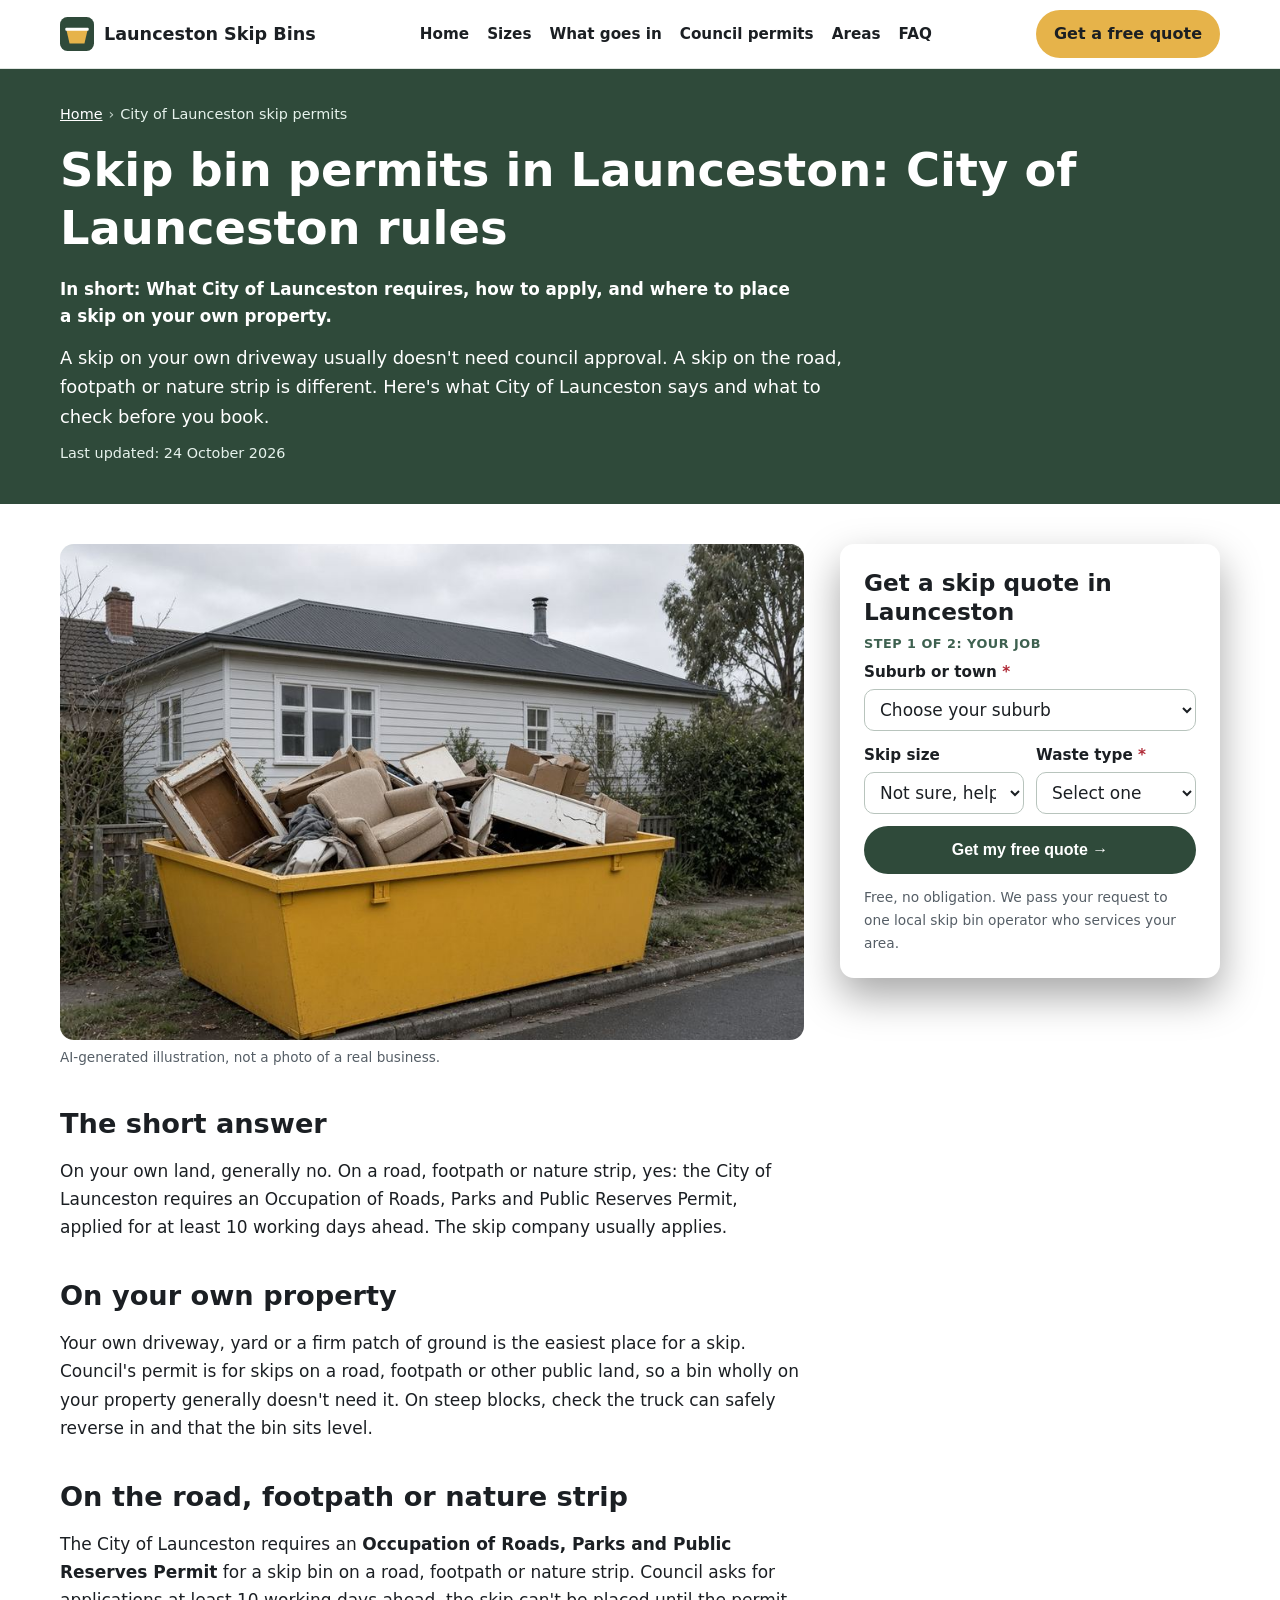
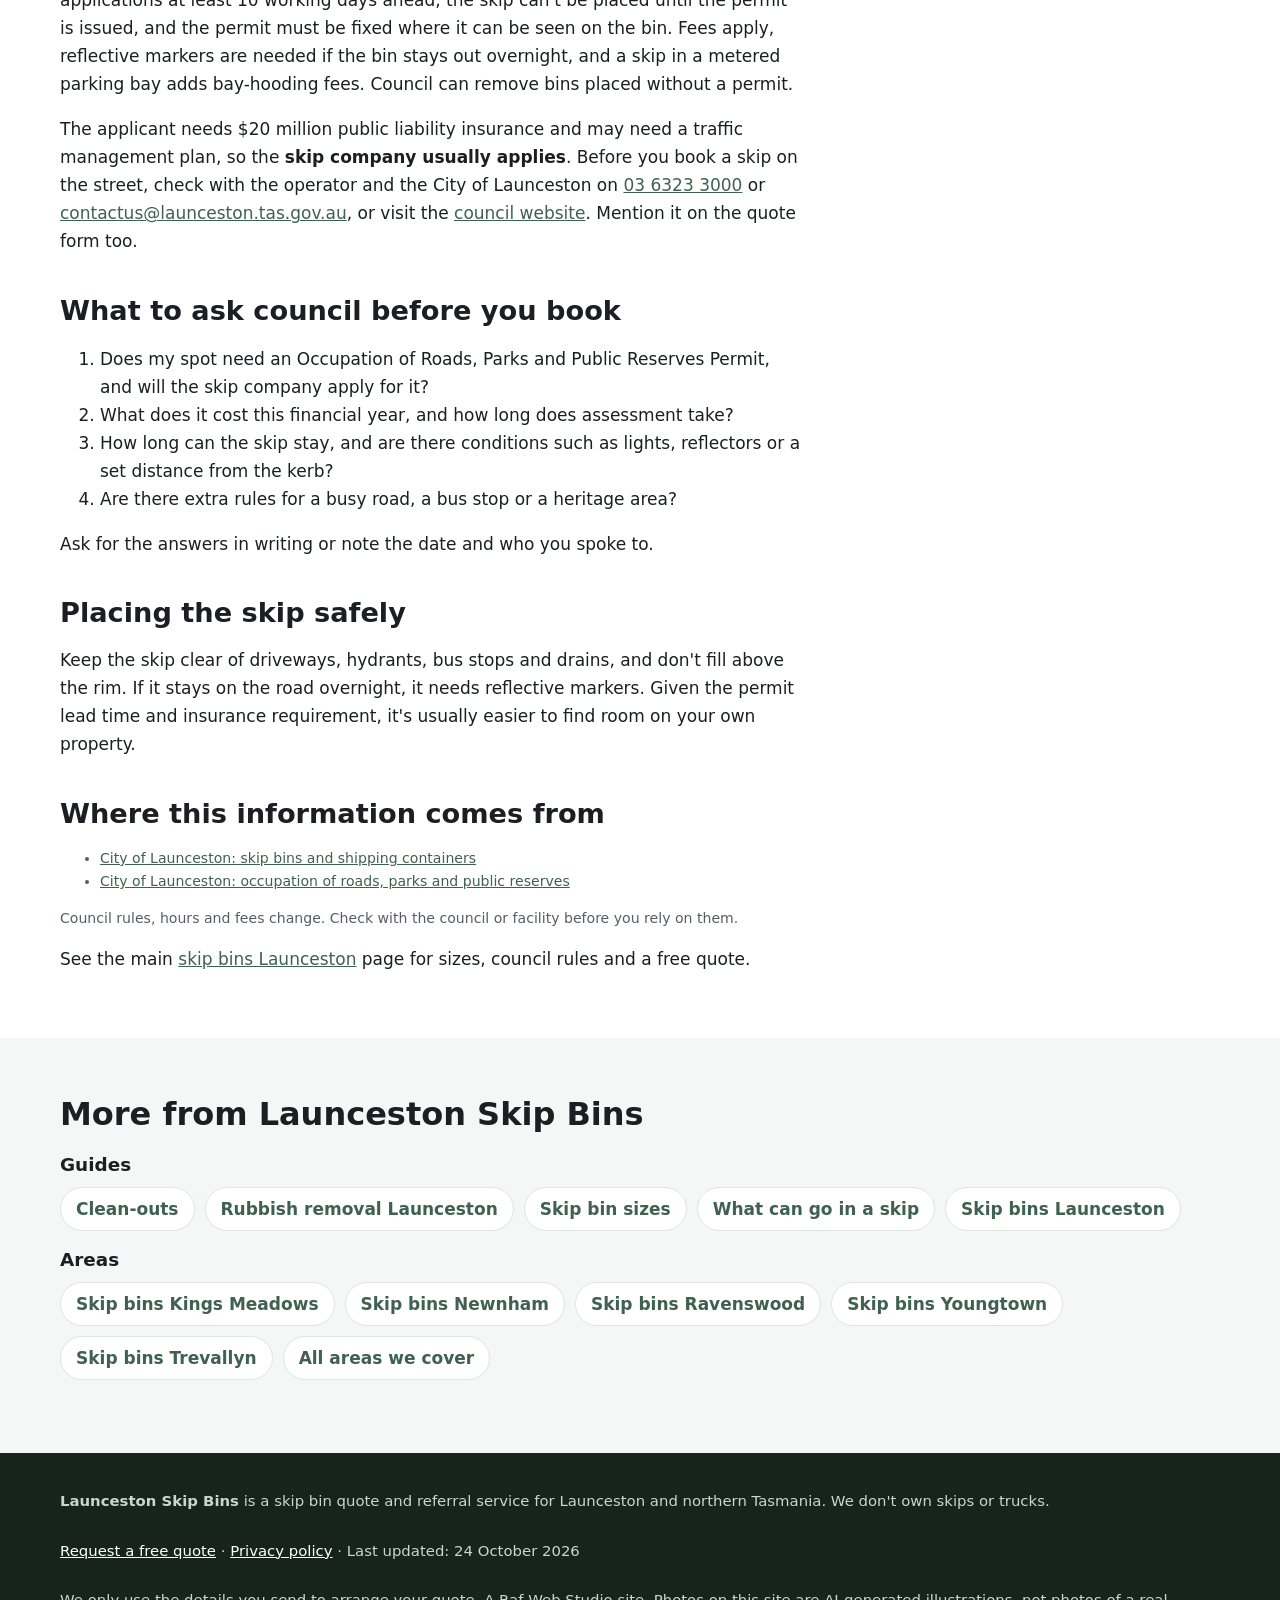
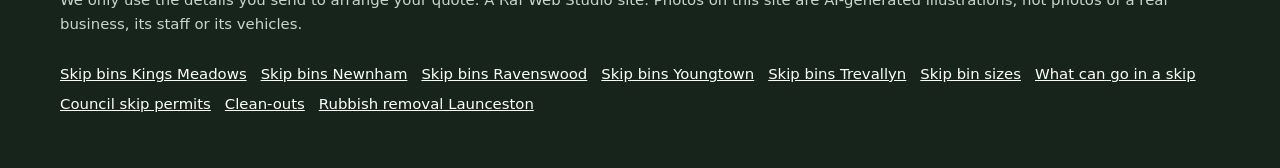
<file: skip-bin-council-permit/index.html>
<!doctype html>
<html lang="en-AU">
<head>
<meta charset="utf-8">
<!-- Search Console verification meta tag goes here once the property is created -->
<meta name="viewport" content="width=device-width, initial-scale=1">
<title>Skip Bin Permit Launceston | City of Launceston Rules for Skips on the Street</title>
<meta name="description" content="Do you need a permit to put a skip bin on the road in Launceston? What City of Launceston requires, how to apply, and where to place a skip on your own property.">
<link rel="canonical" href="https://launcestonskipbins.com/skip-bin-council-permit/">
<link rel="icon" href="/favicon.svg" type="image/svg+xml">
<meta name="theme-color" content="#2f4a3a">
<meta property="og:type" content="article">
<meta property="og:locale" content="en_AU">
<meta property="og:site_name" content="Launceston Skip Bins">
<meta property="og:title" content="Skip Bin Permit Launceston | City of Launceston Rules for Skips on the Street">
<meta property="og:description" content="Do you need a permit to put a skip bin on the road in Launceston? What City of Launceston requires, how to apply, and where to place a skip on your own property.">
<meta property="og:url" content="https://launcestonskipbins.com/skip-bin-council-permit/">
<meta property="og:image" content="https://launcestonskipbins.com/img/hero.jpg">
<meta name="twitter:card" content="summary_large_image">
<script>document.documentElement.classList.add('js')</script>
<link rel="stylesheet" href="/styles.css">

<!-- Google tag (gtag.js) -->
<script async src="https://www.googletagmanager.com/gtag/js?id=G-PCJY5HW9KF"></script>
<script>
  window.dataLayer = window.dataLayer || [];
  function gtag(){dataLayer.push(arguments);}
  gtag('js', new Date());
  gtag('config', 'G-PCJY5HW9KF');
</script>

<script type="application/ld+json">
{
 "@context": "https://schema.org",
 "@type": "WebPage",
 "@id": "https://launcestonskipbins.com/skip-bin-council-permit/#webpage",
 "url": "https://launcestonskipbins.com/skip-bin-council-permit/",
 "name": "Skip Bin Permit Launceston | City of Launceston Rules for Skips on the Street",
 "description": "Do you need a permit to put a skip bin on the road in Launceston? What City of Launceston requires, how to apply, and where to place a skip on your own property.",
 "inLanguage": "en-AU",
 "dateModified": "2026-10-24",
 "isPartOf": {
  "@id": "https://launcestonskipbins.com/#website"
 }
}
</script>
<script type="application/ld+json">
{
 "@context": "https://schema.org",
 "@type": "BreadcrumbList",
 "itemListElement": [
  {
   "@type": "ListItem",
   "position": 1,
   "name": "Home",
   "item": "https://launcestonskipbins.com/"
  },
  {
   "@type": "ListItem",
   "position": 2,
   "name": "City of Launceston skip permits",
   "item": "https://launcestonskipbins.com/skip-bin-council-permit/"
  }
 ]
}
</script>
<script type="application/ld+json">
{
 "@context": "https://schema.org",
 "@type": "Service",
 "@id": "https://launcestonskipbins.com/skip-bin-council-permit/#service",
 "name": "Skip bin placement advice in Launceston",
 "serviceType": "Skip bin hire",
 "description": "Do you need a permit to put a skip bin on the road in Launceston? What City of Launceston requires, how to apply, and where to place a skip on your own property.",
 "url": "https://launcestonskipbins.com/skip-bin-council-permit/",
 "provider": {
  "@type": "Organization",
  "name": "Launceston Skip Bins",
  "url": "https://launcestonskipbins.com/"
 },
 "areaServed": [
  {
   "@type": "Place",
   "name": "City of Launceston, TAS"
  }
 ]
}
</script>
</head>
<body>
<a class="skip-link" href="#main">Skip to content</a>

<header class="site-header">
  <div class="wrap">
    <a class="brand" href="/" aria-label="Launceston Skip Bins home">
      <svg viewBox="0 0 64 64" aria-hidden="true"><rect width="64" height="64" rx="14" fill="#2f4a3a"/><path d="M12 24h40l-6 26H18z" fill="#e6b34a"/><rect x="10" y="20" width="44" height="6" rx="2" fill="#fff"/></svg>
      Launceston Skip Bins
    </a>
    <nav class="nav" aria-label="Main">
      <a href="/">Home</a>
      <a href="/skip-bin-sizes/">Sizes</a>
      <a href="/what-can-go-in-a-skip/">What goes in</a>
      <a href="/skip-bin-council-permit/">Council permits</a>
      <a href="/#areas">Areas</a>
      <a href="/#faq">FAQ</a>
    </nav>
    <a class="btn btn-call header-call" href="#quote">Get a free quote</a>
  </div>
</header>

<main id="main">
<section class="page-hero" aria-labelledby="h1">
  <div class="wrap">
    <nav class="crumbs" aria-label="Breadcrumb"><ol><li><a href="https://launcestonskipbins.com/">Home</a></li><li aria-current="page">City of Launceston skip permits</li></ol></nav>
    <h1 id="h1">Skip bin permits in Launceston: City of Launceston rules</h1>
    <p class="summary">In short: What City of Launceston requires, how to apply, and where to place a skip on your own property.</p>
    <p class="lead">A skip on your own driveway usually doesn't need council approval. A skip on the road, footpath or nature strip is different. Here's what City of Launceston says and what to check before you book.</p>
    <p class="updated">Last updated: 24 October 2026</p>
  </div>
</section>
<div class="wrap page-grid">
  <article class="page-body">
<figure><img src="/img/card-home.jpg" width="900" height="600" style="aspect-ratio:3/2;object-fit:cover" alt="Illustration of a skip bin outside a home" decoding="async"><figcaption>AI-generated illustration, not a photo of a real business.</figcaption></figure>
<h2>The short answer</h2>
<p>On your own land, generally no. On a road, footpath or nature strip, yes: the City of Launceston requires an Occupation of Roads, Parks and Public Reserves Permit, applied for at least 10 working days ahead. The skip company usually applies.</p>
<h2>On your own property</h2>
<p>Your own driveway, yard or a firm patch of ground is the easiest place for a skip. Council's permit is for skips on a road, footpath or other public land, so a bin wholly on your property generally doesn't need it. On steep blocks, check the truck can safely reverse in and that the bin sits level.</p>
<h2>On the road, footpath or nature strip</h2>
<p>The City of Launceston requires an <strong>Occupation of Roads, Parks and Public Reserves Permit</strong> for a skip bin on a road, footpath or nature strip. Council asks for applications at least 10 working days ahead, the skip can't be placed until the permit is issued, and the permit must be fixed where it can be seen on the bin. Fees apply, reflective markers are needed if the bin stays out overnight, and a skip in a metered parking bay adds bay-hooding fees. Council can remove bins placed without a permit.</p>
    <p>The applicant needs $20 million public liability insurance and may need a traffic management plan, so the <strong>skip company usually applies</strong>. Before you book a skip on the street, check with the operator and the City of Launceston on <a href="tel:0363233000">03 6323 3000</a> or <a href="mailto:contactus@launceston.tas.gov.au">contactus@launceston.tas.gov.au</a>, or visit the <a href="https://www.launceston.tas.gov.au/" rel="noopener">council website</a>. Mention it on the quote form too.</p>
<h2>What to ask council before you book</h2>
<ol><li>Does my spot need an Occupation of Roads, Parks and Public Reserves Permit, and will the skip company apply for it?</li><li>What does it cost this financial year, and how long does assessment take?</li><li>How long can the skip stay, and are there conditions such as lights, reflectors or a set distance from the kerb?</li><li>Are there extra rules for a busy road, a bus stop or a heritage area?</li></ol><p>Ask for the answers in writing or note the date and who you spoke to.</p>
<h2>Placing the skip safely</h2>
<p>Keep the skip clear of driveways, hydrants, bus stops and drains, and don't fill above the rim. If it stays on the road overnight, it needs reflective markers. Given the permit lead time and insurance requirement, it's usually easier to find room on your own property.</p>
<h2>Where this information comes from</h2>
<ul class="sources"><li><a href="https://www.launceston.tas.gov.au/Natural-Environment-and-Waste/Skip-Bins-and-Shipping-Containers" rel="noopener">City of Launceston: skip bins and shipping containers</a></li><li><a href="https://www.launceston.tas.gov.au/Roads-and-Parking/Occupation-of-Roads-Parks-and-Public-Reserves-for-temporary-commercial-activities-or-works" rel="noopener">City of Launceston: occupation of roads, parks and public reserves</a></li></ul>
<p class="sources">Council rules, hours and fees change. Check with the council or facility before you rely on them.</p>

<p class="home-link">See the main <a href="/">skip bins Launceston</a> page for sizes, council rules and a free quote.</p>
  </article>
  <aside class="page-aside">
    <div class="hero-form-card" id="quote">
      <h2 id="quote-h">Get a skip quote in Launceston</h2>
      <form class="quote-form two-step" id="quote-form" action="https://formsubmit.co/quotes@launcestonskipbins.com" method="post" novalidate>
        <input type="hidden" name="_subject" value="New quote request – launcestonskipbins.com">
        <input type="hidden" name="_captcha" value="true">
        <input type="hidden" name="_template" value="table">
        <input type="hidden" name="_next" value="https://launcestonskipbins.com/thanks.html">
        <input type="hidden" name="_autoresponse" value="Thanks for your skip bin request. We&#x27;ve received it and are passing it to a local operator, who&#x27;ll be in touch shortly with availability and a price.">
        <input type="text" name="_honey" style="display:none" tabindex="-1" autocomplete="off" aria-hidden="true">
        <input type="hidden" name="source" value="launcestonskipbins.com">
        <input type="hidden" name="page" value="/skip-bin-council-permit/">
        <fieldset class="step step-1">
          <legend class="step-label">Step 1 of 2: your job</legend>
          <div class="full"><label for="suburb">Suburb or town <span class="req" aria-hidden="true">*</span></label>
            <select id="suburb" name="suburb" required><option value="">Choose your suburb</option><option>Launceston</option><option>East Launceston</option><option>South Launceston</option><option>West Launceston</option><option>Invermay</option><option>Mowbray</option><option>Newstead</option><option>Newnham</option><option>Kings Meadows</option><option>Youngtown</option><option>Summerhill</option><option>Norwood</option><option>Punchbowl</option><option>Prospect</option><option>Ravenswood</option><option>Rocherlea</option><option>Waverley</option><option>St Leonards</option><option>Trevallyn</option><option>Lilydale</option><option value="Other">Other (tell us below)</option></select></div>
          <div class="full other-wrap"><label for="suburb_other">Other suburb or town</label><input id="suburb_other" name="suburb_other" type="text" autocomplete="address-level2"></div>
          <div><label for="size">Skip size</label>
            <select id="size" name="skip_size"><option value="Not sure">Not sure, help me choose</option><option>Skip bag (about 1 m³)</option><option>2 m³</option><option>3 m³</option><option>4 m³</option><option>6 m³</option><option>8 m³</option><option>9 m³</option><option>10–12 m³</option><option>Larger / hook-lift</option></select></div>
          <div><label for="waste">Waste type <span class="req" aria-hidden="true">*</span></label>
            <select id="waste" name="waste_type" required><option value="">Select one</option><option>General household</option><option>Green waste</option><option>Mixed renovation / building</option><option>Soil, concrete or bricks</option><option>Mixed, not sure</option><option>May contain asbestos</option></select></div>
          <div class="full js-only"><button class="btn btn-primary btn-block" type="button" id="to-step-2">Get my free quote →</button></div>
          <p class="microcopy full">Free, no obligation. We pass your request to one local skip bin operator who services your area.</p>
          <p class="form-error full" id="step1-error" role="alert" hidden>Please choose your suburb and waste type.</p>
        </fieldset>
        <fieldset class="step step-2" id="step-2">
          <legend class="step-label">Step 2 of 2: your details</legend>
          <div><label for="name">Name <span class="req" aria-hidden="true">*</span></label><input id="name" name="name" type="text" autocomplete="name" required></div>
          <div><label for="phone">Phone <span class="req" aria-hidden="true">*</span></label><input id="phone" name="phone" type="tel" autocomplete="tel" inputmode="tel" required></div>
          <div><label for="email">Email</label><input id="email" name="email" type="email" autocomplete="email"></div>
          <div><label for="date">Delivery date</label><input id="date" name="preferred_date" type="date"></div>
          <div class="full"><label for="message">Anything else?</label><textarea id="message" name="message" rows="2" placeholder="e.g. weatherboard reno, steep driveway, skip on the street, 7 days"></textarea></div>
          <p class="consent full">By sending this form you agree we can share your details with one local skip bin operator so they can quote for your job. See our <a href="/privacy.html">privacy policy</a>.</p>
          <div class="full step2-actions"><button class="btn btn-primary" type="submit">Send my quote request</button><button class="btn-link js-only" type="button" id="back-1">← Back</button></div>
        </fieldset>
      </form>
    </div>
  </aside>
</div>
<section class="alt" aria-labelledby="more-h">
  <div class="wrap">
    <h2 id="more-h">More from Launceston Skip Bins</h2>
    <h3>Guides</h3>
    <ul class="link-list"><li><a href="/clean-outs/">Clean-outs</a></li><li><a href="/rubbish-removal-launceston/">Rubbish removal Launceston</a></li><li><a href="/skip-bin-sizes/">Skip bin sizes</a></li><li><a href="/what-can-go-in-a-skip/">What can go in a skip</a></li><li><a href="/">Skip bins Launceston</a></li></ul>
    <h3>Areas</h3>
    <ul class="link-list"><li><a href="/skip-bins-kings-meadows/">Skip bins Kings Meadows</a></li><li><a href="/skip-bins-newnham/">Skip bins Newnham</a></li><li><a href="/skip-bins-ravenswood/">Skip bins Ravenswood</a></li><li><a href="/skip-bins-youngtown/">Skip bins Youngtown</a></li><li><a href="/skip-bins-trevallyn/">Skip bins Trevallyn</a></li><li><a href="/#areas">All areas we cover</a></li></ul>
  </div>
</section>
</main>

<footer class="site-footer">
  <div class="wrap">
    <p><strong>Launceston Skip Bins</strong> is a skip bin quote and referral service for Launceston and northern Tasmania. We don't own skips or trucks.</p>
    <p><a href="#quote">Request a free quote</a> · <a href="/privacy.html">Privacy policy</a> · Last updated: 24 October 2026</p>
    <p>We only use the details you send to arrange your quote. A Raf Web Studio site. Photos on this site are AI-generated illustrations, not photos of a real business, its staff or its vehicles.</p>
    <p class="footer-links"><a href="/skip-bins-kings-meadows/">Skip bins Kings Meadows</a> <a href="/skip-bins-newnham/">Skip bins Newnham</a> <a href="/skip-bins-ravenswood/">Skip bins Ravenswood</a> <a href="/skip-bins-youngtown/">Skip bins Youngtown</a> <a href="/skip-bins-trevallyn/">Skip bins Trevallyn</a> <a href="/skip-bin-sizes/">Skip bin sizes</a> <a href="/what-can-go-in-a-skip/">What can go in a skip</a> <a href="/skip-bin-council-permit/">Council skip permits</a> <a href="/clean-outs/">Clean-outs</a> <a href="/rubbish-removal-launceston/">Rubbish removal Launceston</a></p>
  </div>
</footer>

<div class="mobile-call" aria-label="Quick contact">
  <a class="btn btn-call" href="#quote">Get a free quote</a>
</div>
<script src="/form.js" defer></script>
</body>
</html>
</file>
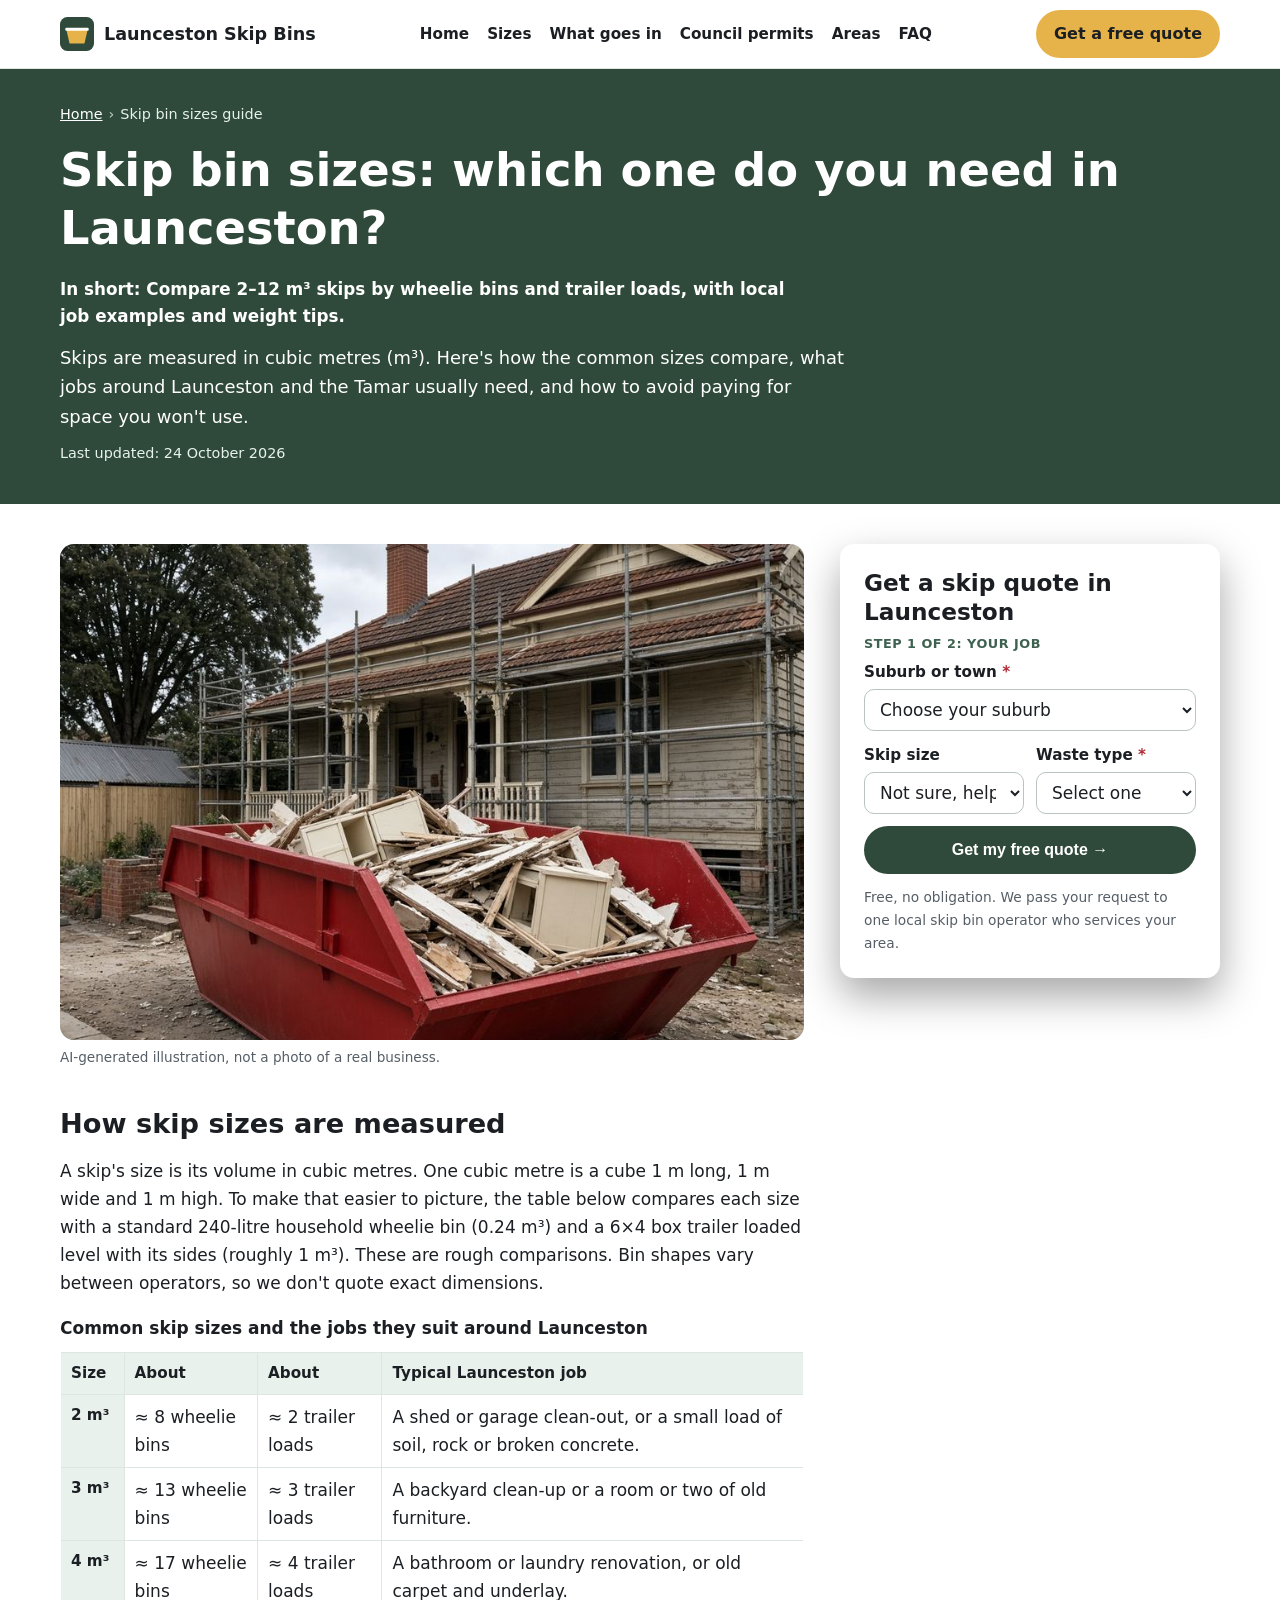
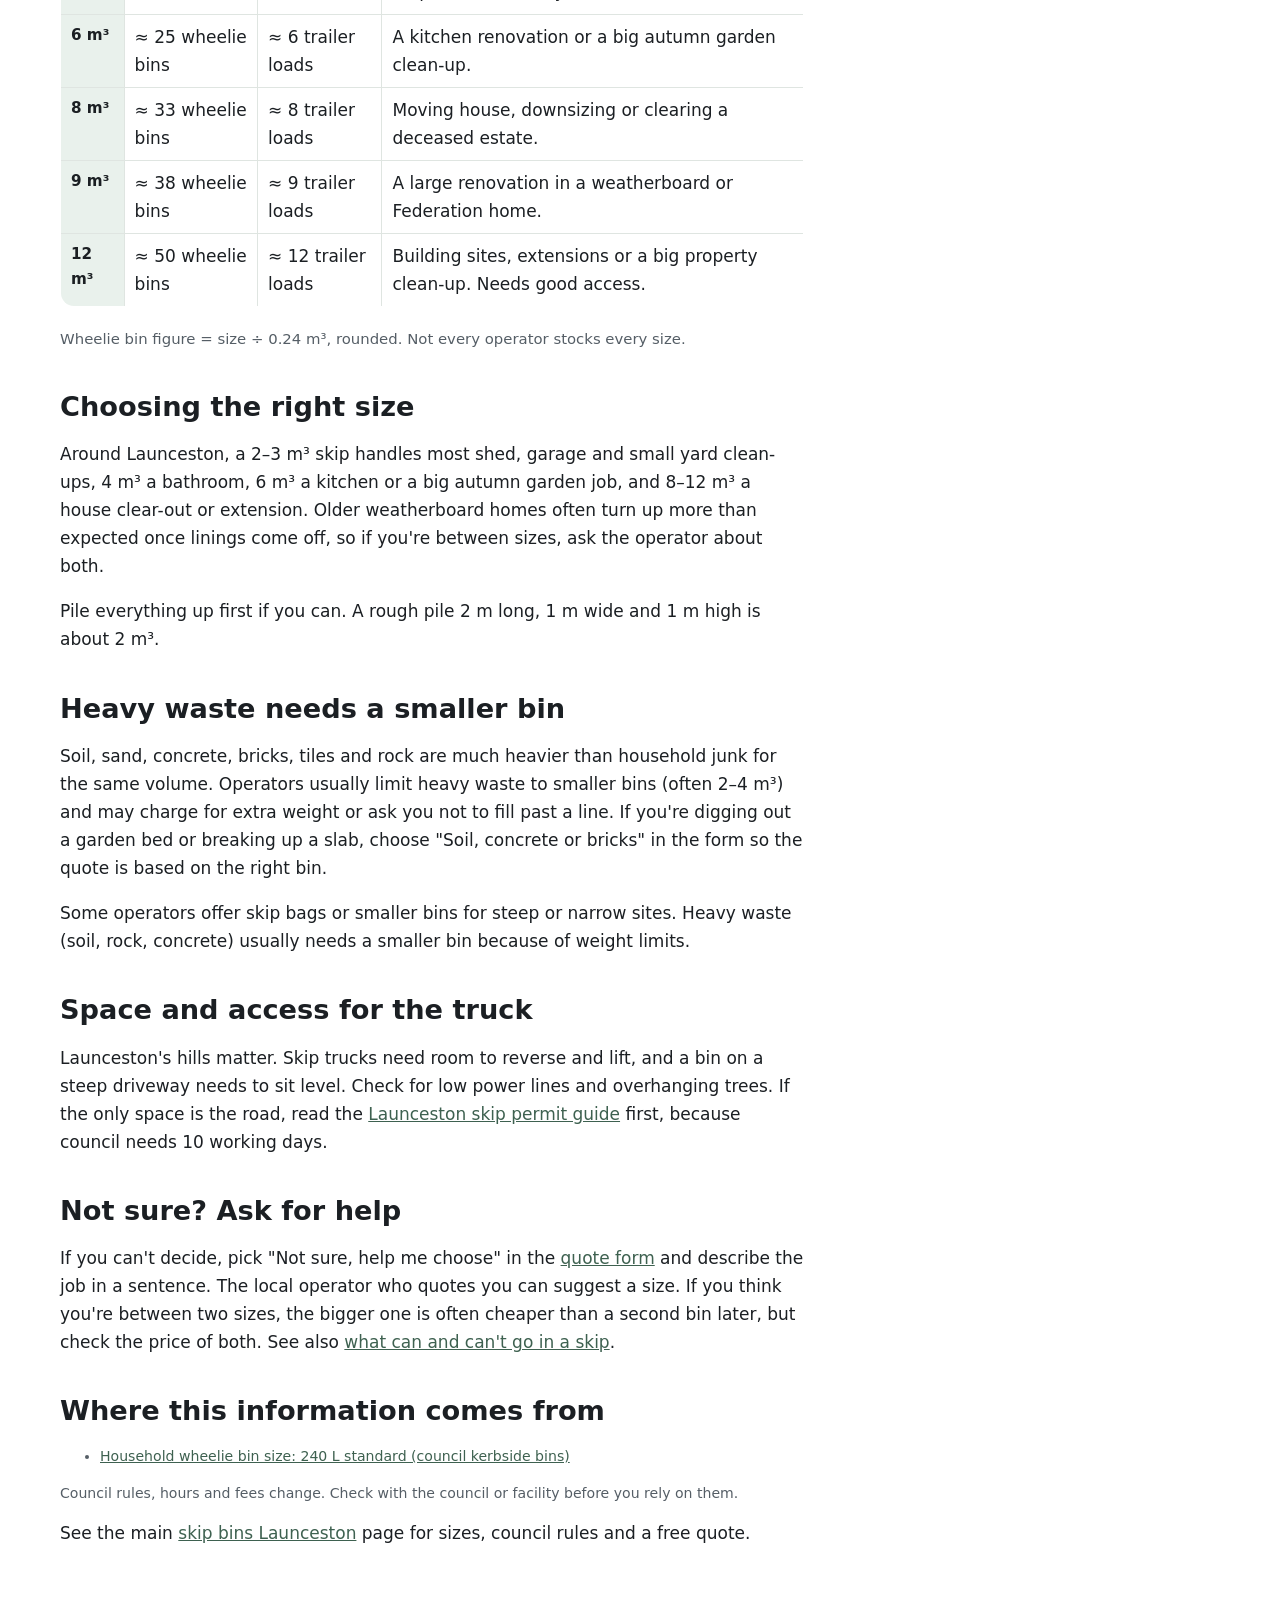
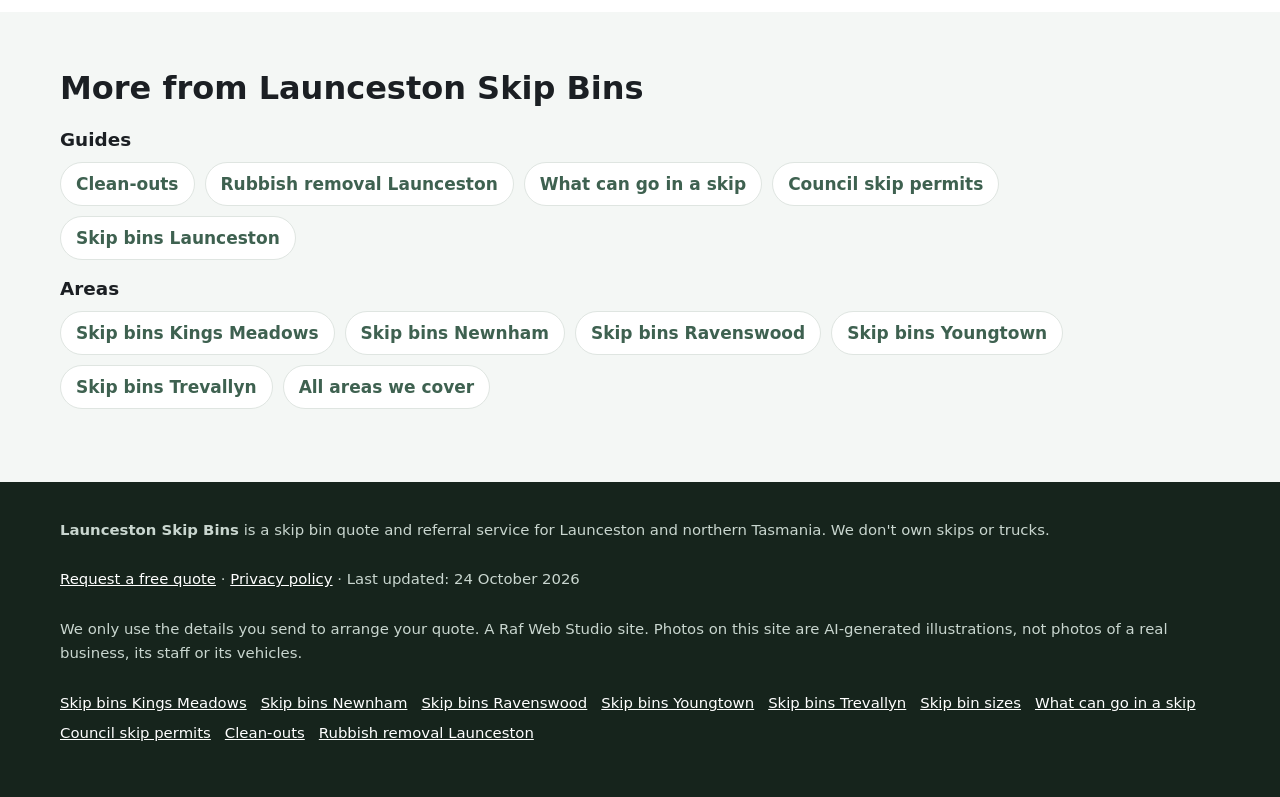
<file: skip-bin-sizes/index.html>
<!doctype html>
<html lang="en-AU">
<head>
<meta charset="utf-8">
<!-- Search Console verification meta tag goes here once the property is created -->
<meta name="viewport" content="width=device-width, initial-scale=1">
<title>Skip Bin Sizes Guide for Launceston | 2 m³ to 12 m³ Explained</title>
<meta name="description" content="What size skip bin do you need in Launceston? Compare 2–12 m³ skips by wheelie bins and trailer loads, with local job examples and weight tips.">
<link rel="canonical" href="https://launcestonskipbins.com/skip-bin-sizes/">
<link rel="icon" href="/favicon.svg" type="image/svg+xml">
<meta name="theme-color" content="#2f4a3a">
<meta property="og:type" content="article">
<meta property="og:locale" content="en_AU">
<meta property="og:site_name" content="Launceston Skip Bins">
<meta property="og:title" content="Skip Bin Sizes Guide for Launceston | 2 m³ to 12 m³ Explained">
<meta property="og:description" content="What size skip bin do you need in Launceston? Compare 2–12 m³ skips by wheelie bins and trailer loads, with local job examples and weight tips.">
<meta property="og:url" content="https://launcestonskipbins.com/skip-bin-sizes/">
<meta property="og:image" content="https://launcestonskipbins.com/img/hero.jpg">
<meta name="twitter:card" content="summary_large_image">
<script>document.documentElement.classList.add('js')</script>
<link rel="stylesheet" href="/styles.css">

<!-- Google tag (gtag.js) -->
<script async src="https://www.googletagmanager.com/gtag/js?id=G-PCJY5HW9KF"></script>
<script>
  window.dataLayer = window.dataLayer || [];
  function gtag(){dataLayer.push(arguments);}
  gtag('js', new Date());
  gtag('config', 'G-PCJY5HW9KF');
</script>

<script type="application/ld+json">
{
 "@context": "https://schema.org",
 "@type": "WebPage",
 "@id": "https://launcestonskipbins.com/skip-bin-sizes/#webpage",
 "url": "https://launcestonskipbins.com/skip-bin-sizes/",
 "name": "Skip Bin Sizes Guide for Launceston | 2 m³ to 12 m³ Explained",
 "description": "What size skip bin do you need in Launceston? Compare 2–12 m³ skips by wheelie bins and trailer loads, with local job examples and weight tips.",
 "inLanguage": "en-AU",
 "dateModified": "2026-10-24",
 "isPartOf": {
  "@id": "https://launcestonskipbins.com/#website"
 }
}
</script>
<script type="application/ld+json">
{
 "@context": "https://schema.org",
 "@type": "BreadcrumbList",
 "itemListElement": [
  {
   "@type": "ListItem",
   "position": 1,
   "name": "Home",
   "item": "https://launcestonskipbins.com/"
  },
  {
   "@type": "ListItem",
   "position": 2,
   "name": "Skip bin sizes guide",
   "item": "https://launcestonskipbins.com/skip-bin-sizes/"
  }
 ]
}
</script>
<script type="application/ld+json">
{
 "@context": "https://schema.org",
 "@type": "Service",
 "@id": "https://launcestonskipbins.com/skip-bin-sizes/#service",
 "name": "Skip bin size advice and quotes in Launceston",
 "serviceType": "Skip bin hire",
 "description": "What size skip bin do you need in Launceston? Compare 2–12 m³ skips by wheelie bins and trailer loads, with local job examples and weight tips.",
 "url": "https://launcestonskipbins.com/skip-bin-sizes/",
 "provider": {
  "@type": "Organization",
  "name": "Launceston Skip Bins",
  "url": "https://launcestonskipbins.com/"
 },
 "areaServed": [
  {
   "@type": "Place",
   "name": "Launceston, TAS"
  }
 ]
}
</script>
</head>
<body>
<a class="skip-link" href="#main">Skip to content</a>

<header class="site-header">
  <div class="wrap">
    <a class="brand" href="/" aria-label="Launceston Skip Bins home">
      <svg viewBox="0 0 64 64" aria-hidden="true"><rect width="64" height="64" rx="14" fill="#2f4a3a"/><path d="M12 24h40l-6 26H18z" fill="#e6b34a"/><rect x="10" y="20" width="44" height="6" rx="2" fill="#fff"/></svg>
      Launceston Skip Bins
    </a>
    <nav class="nav" aria-label="Main">
      <a href="/">Home</a>
      <a href="/skip-bin-sizes/">Sizes</a>
      <a href="/what-can-go-in-a-skip/">What goes in</a>
      <a href="/skip-bin-council-permit/">Council permits</a>
      <a href="/#areas">Areas</a>
      <a href="/#faq">FAQ</a>
    </nav>
    <a class="btn btn-call header-call" href="#quote">Get a free quote</a>
  </div>
</header>

<main id="main">
<section class="page-hero" aria-labelledby="h1">
  <div class="wrap">
    <nav class="crumbs" aria-label="Breadcrumb"><ol><li><a href="https://launcestonskipbins.com/">Home</a></li><li aria-current="page">Skip bin sizes guide</li></ol></nav>
    <h1 id="h1">Skip bin sizes: which one do you need in Launceston?</h1>
    <p class="summary">In short: Compare 2–12 m³ skips by wheelie bins and trailer loads, with local job examples and weight tips.</p>
    <p class="lead">Skips are measured in cubic metres (m³). Here's how the common sizes compare, what jobs around Launceston and the Tamar usually need, and how to avoid paying for space you won't use.</p>
    <p class="updated">Last updated: 24 October 2026</p>
  </div>
</section>
<div class="wrap page-grid">
  <article class="page-body">
<figure><img src="/img/card-reno.jpg" width="900" height="600" style="aspect-ratio:3/2;object-fit:cover" alt="Illustration of a skip bin outside a house under renovation" decoding="async"><figcaption>AI-generated illustration, not a photo of a real business.</figcaption></figure>
<h2>How skip sizes are measured</h2>
<p>A skip's size is its volume in cubic metres. One cubic metre is a cube 1 m long, 1 m wide and 1 m high. To make that easier to picture, the table below compares each size with a standard 240-litre household wheelie bin (0.24 m³) and a 6×4 box trailer loaded level with its sides (roughly 1 m³). These are rough comparisons. Bin shapes vary between operators, so we don't quote exact dimensions.</p>
<div class="table-scroll"><table><caption>Common skip sizes and the jobs they suit around Launceston</caption><thead><tr><th scope="col">Size</th><th scope="col">About</th><th scope="col">About</th><th scope="col">Typical Launceston job</th></tr></thead><tbody><tr><th scope="row">2 m³</th><td>≈ 8 wheelie bins</td><td>≈ 2 trailer loads</td><td>A shed or garage clean-out, or a small load of soil, rock or broken concrete.</td></tr><tr><th scope="row">3 m³</th><td>≈ 13 wheelie bins</td><td>≈ 3 trailer loads</td><td>A backyard clean-up or a room or two of old furniture.</td></tr><tr><th scope="row">4 m³</th><td>≈ 17 wheelie bins</td><td>≈ 4 trailer loads</td><td>A bathroom or laundry renovation, or old carpet and underlay.</td></tr><tr><th scope="row">6 m³</th><td>≈ 25 wheelie bins</td><td>≈ 6 trailer loads</td><td>A kitchen renovation or a big autumn garden clean-up.</td></tr><tr><th scope="row">8 m³</th><td>≈ 33 wheelie bins</td><td>≈ 8 trailer loads</td><td>Moving house, downsizing or clearing a deceased estate.</td></tr><tr><th scope="row">9 m³</th><td>≈ 38 wheelie bins</td><td>≈ 9 trailer loads</td><td>A large renovation in a weatherboard or Federation home.</td></tr><tr><th scope="row">12 m³</th><td>≈ 50 wheelie bins</td><td>≈ 12 trailer loads</td><td>Building sites, extensions or a big property clean-up. Needs good access.</td></tr></tbody></table></div>
<p class="note">Wheelie bin figure = size ÷ 0.24 m³, rounded. Not every operator stocks every size.</p>
<h2>Choosing the right size</h2>
<p>Around Launceston, a 2–3 m³ skip handles most shed, garage and small yard clean-ups, 4 m³ a bathroom, 6 m³ a kitchen or a big autumn garden job, and 8–12 m³ a house clear-out or extension. Older weatherboard homes often turn up more than expected once linings come off, so if you're between sizes, ask the operator about both.</p><p>Pile everything up first if you can. A rough pile 2 m long, 1 m wide and 1 m high is about 2 m³.</p>
<h2>Heavy waste needs a smaller bin</h2>
<p>Soil, sand, concrete, bricks, tiles and rock are much heavier than household junk for the same volume. Operators usually limit heavy waste to smaller bins (often 2–4 m³) and may charge for extra weight or ask you not to fill past a line. If you're digging out a garden bed or breaking up a slab, choose "Soil, concrete or bricks" in the form so the quote is based on the right bin.</p><p>Some operators offer skip bags or smaller bins for steep or narrow sites. Heavy waste (soil, rock, concrete) usually needs a smaller bin because of weight limits.</p>
<h2>Space and access for the truck</h2>
<p>Launceston's hills matter. Skip trucks need room to reverse and lift, and a bin on a steep driveway needs to sit level. Check for low power lines and overhanging trees. If the only space is the road, read the <a href="/skip-bin-council-permit/">Launceston skip permit guide</a> first, because council needs 10 working days.</p>
<h2>Not sure? Ask for help</h2>
<p>If you can't decide, pick "Not sure, help me choose" in the <a href="#quote">quote form</a> and describe the job in a sentence. The local operator who quotes you can suggest a size. If you think you're between two sizes, the bigger one is often cheaper than a second bin later, but check the price of both. See also <a href="/what-can-go-in-a-skip/">what can and can't go in a skip</a>.</p>
<h2>Where this information comes from</h2>
<ul class="sources"><li><a href="https://www.launceston.tas.gov.au/" rel="noopener">Household wheelie bin size: 240 L standard (council kerbside bins)</a></li></ul>
<p class="sources">Council rules, hours and fees change. Check with the council or facility before you rely on them.</p>

<p class="home-link">See the main <a href="/">skip bins Launceston</a> page for sizes, council rules and a free quote.</p>
  </article>
  <aside class="page-aside">
    <div class="hero-form-card" id="quote">
      <h2 id="quote-h">Get a skip quote in Launceston</h2>
      <form class="quote-form two-step" id="quote-form" action="https://formsubmit.co/quotes@launcestonskipbins.com" method="post" novalidate>
        <input type="hidden" name="_subject" value="New quote request – launcestonskipbins.com">
        <input type="hidden" name="_captcha" value="true">
        <input type="hidden" name="_template" value="table">
        <input type="hidden" name="_next" value="https://launcestonskipbins.com/thanks.html">
        <input type="hidden" name="_autoresponse" value="Thanks for your skip bin request. We&#x27;ve received it and are passing it to a local operator, who&#x27;ll be in touch shortly with availability and a price.">
        <input type="text" name="_honey" style="display:none" tabindex="-1" autocomplete="off" aria-hidden="true">
        <input type="hidden" name="source" value="launcestonskipbins.com">
        <input type="hidden" name="page" value="/skip-bin-sizes/">
        <fieldset class="step step-1">
          <legend class="step-label">Step 1 of 2: your job</legend>
          <div class="full"><label for="suburb">Suburb or town <span class="req" aria-hidden="true">*</span></label>
            <select id="suburb" name="suburb" required><option value="">Choose your suburb</option><option>Launceston</option><option>East Launceston</option><option>South Launceston</option><option>West Launceston</option><option>Invermay</option><option>Mowbray</option><option>Newstead</option><option>Newnham</option><option>Kings Meadows</option><option>Youngtown</option><option>Summerhill</option><option>Norwood</option><option>Punchbowl</option><option>Prospect</option><option>Ravenswood</option><option>Rocherlea</option><option>Waverley</option><option>St Leonards</option><option>Trevallyn</option><option>Lilydale</option><option value="Other">Other (tell us below)</option></select></div>
          <div class="full other-wrap"><label for="suburb_other">Other suburb or town</label><input id="suburb_other" name="suburb_other" type="text" autocomplete="address-level2"></div>
          <div><label for="size">Skip size</label>
            <select id="size" name="skip_size"><option value="Not sure">Not sure, help me choose</option><option>Skip bag (about 1 m³)</option><option>2 m³</option><option>3 m³</option><option>4 m³</option><option>6 m³</option><option>8 m³</option><option>9 m³</option><option>10–12 m³</option><option>Larger / hook-lift</option></select></div>
          <div><label for="waste">Waste type <span class="req" aria-hidden="true">*</span></label>
            <select id="waste" name="waste_type" required><option value="">Select one</option><option>General household</option><option>Green waste</option><option>Mixed renovation / building</option><option>Soil, concrete or bricks</option><option>Mixed, not sure</option><option>May contain asbestos</option></select></div>
          <div class="full js-only"><button class="btn btn-primary btn-block" type="button" id="to-step-2">Get my free quote →</button></div>
          <p class="microcopy full">Free, no obligation. We pass your request to one local skip bin operator who services your area.</p>
          <p class="form-error full" id="step1-error" role="alert" hidden>Please choose your suburb and waste type.</p>
        </fieldset>
        <fieldset class="step step-2" id="step-2">
          <legend class="step-label">Step 2 of 2: your details</legend>
          <div><label for="name">Name <span class="req" aria-hidden="true">*</span></label><input id="name" name="name" type="text" autocomplete="name" required></div>
          <div><label for="phone">Phone <span class="req" aria-hidden="true">*</span></label><input id="phone" name="phone" type="tel" autocomplete="tel" inputmode="tel" required></div>
          <div><label for="email">Email</label><input id="email" name="email" type="email" autocomplete="email"></div>
          <div><label for="date">Delivery date</label><input id="date" name="preferred_date" type="date"></div>
          <div class="full"><label for="message">Anything else?</label><textarea id="message" name="message" rows="2" placeholder="e.g. weatherboard reno, steep driveway, skip on the street, 7 days"></textarea></div>
          <p class="consent full">By sending this form you agree we can share your details with one local skip bin operator so they can quote for your job. See our <a href="/privacy.html">privacy policy</a>.</p>
          <div class="full step2-actions"><button class="btn btn-primary" type="submit">Send my quote request</button><button class="btn-link js-only" type="button" id="back-1">← Back</button></div>
        </fieldset>
      </form>
    </div>
  </aside>
</div>
<section class="alt" aria-labelledby="more-h">
  <div class="wrap">
    <h2 id="more-h">More from Launceston Skip Bins</h2>
    <h3>Guides</h3>
    <ul class="link-list"><li><a href="/clean-outs/">Clean-outs</a></li><li><a href="/rubbish-removal-launceston/">Rubbish removal Launceston</a></li><li><a href="/what-can-go-in-a-skip/">What can go in a skip</a></li><li><a href="/skip-bin-council-permit/">Council skip permits</a></li><li><a href="/">Skip bins Launceston</a></li></ul>
    <h3>Areas</h3>
    <ul class="link-list"><li><a href="/skip-bins-kings-meadows/">Skip bins Kings Meadows</a></li><li><a href="/skip-bins-newnham/">Skip bins Newnham</a></li><li><a href="/skip-bins-ravenswood/">Skip bins Ravenswood</a></li><li><a href="/skip-bins-youngtown/">Skip bins Youngtown</a></li><li><a href="/skip-bins-trevallyn/">Skip bins Trevallyn</a></li><li><a href="/#areas">All areas we cover</a></li></ul>
  </div>
</section>
</main>

<footer class="site-footer">
  <div class="wrap">
    <p><strong>Launceston Skip Bins</strong> is a skip bin quote and referral service for Launceston and northern Tasmania. We don't own skips or trucks.</p>
    <p><a href="#quote">Request a free quote</a> · <a href="/privacy.html">Privacy policy</a> · Last updated: 24 October 2026</p>
    <p>We only use the details you send to arrange your quote. A Raf Web Studio site. Photos on this site are AI-generated illustrations, not photos of a real business, its staff or its vehicles.</p>
    <p class="footer-links"><a href="/skip-bins-kings-meadows/">Skip bins Kings Meadows</a> <a href="/skip-bins-newnham/">Skip bins Newnham</a> <a href="/skip-bins-ravenswood/">Skip bins Ravenswood</a> <a href="/skip-bins-youngtown/">Skip bins Youngtown</a> <a href="/skip-bins-trevallyn/">Skip bins Trevallyn</a> <a href="/skip-bin-sizes/">Skip bin sizes</a> <a href="/what-can-go-in-a-skip/">What can go in a skip</a> <a href="/skip-bin-council-permit/">Council skip permits</a> <a href="/clean-outs/">Clean-outs</a> <a href="/rubbish-removal-launceston/">Rubbish removal Launceston</a></p>
  </div>
</footer>

<div class="mobile-call" aria-label="Quick contact">
  <a class="btn btn-call" href="#quote">Get a free quote</a>
</div>
<script src="/form.js" defer></script>
</body>
</html>
</file>
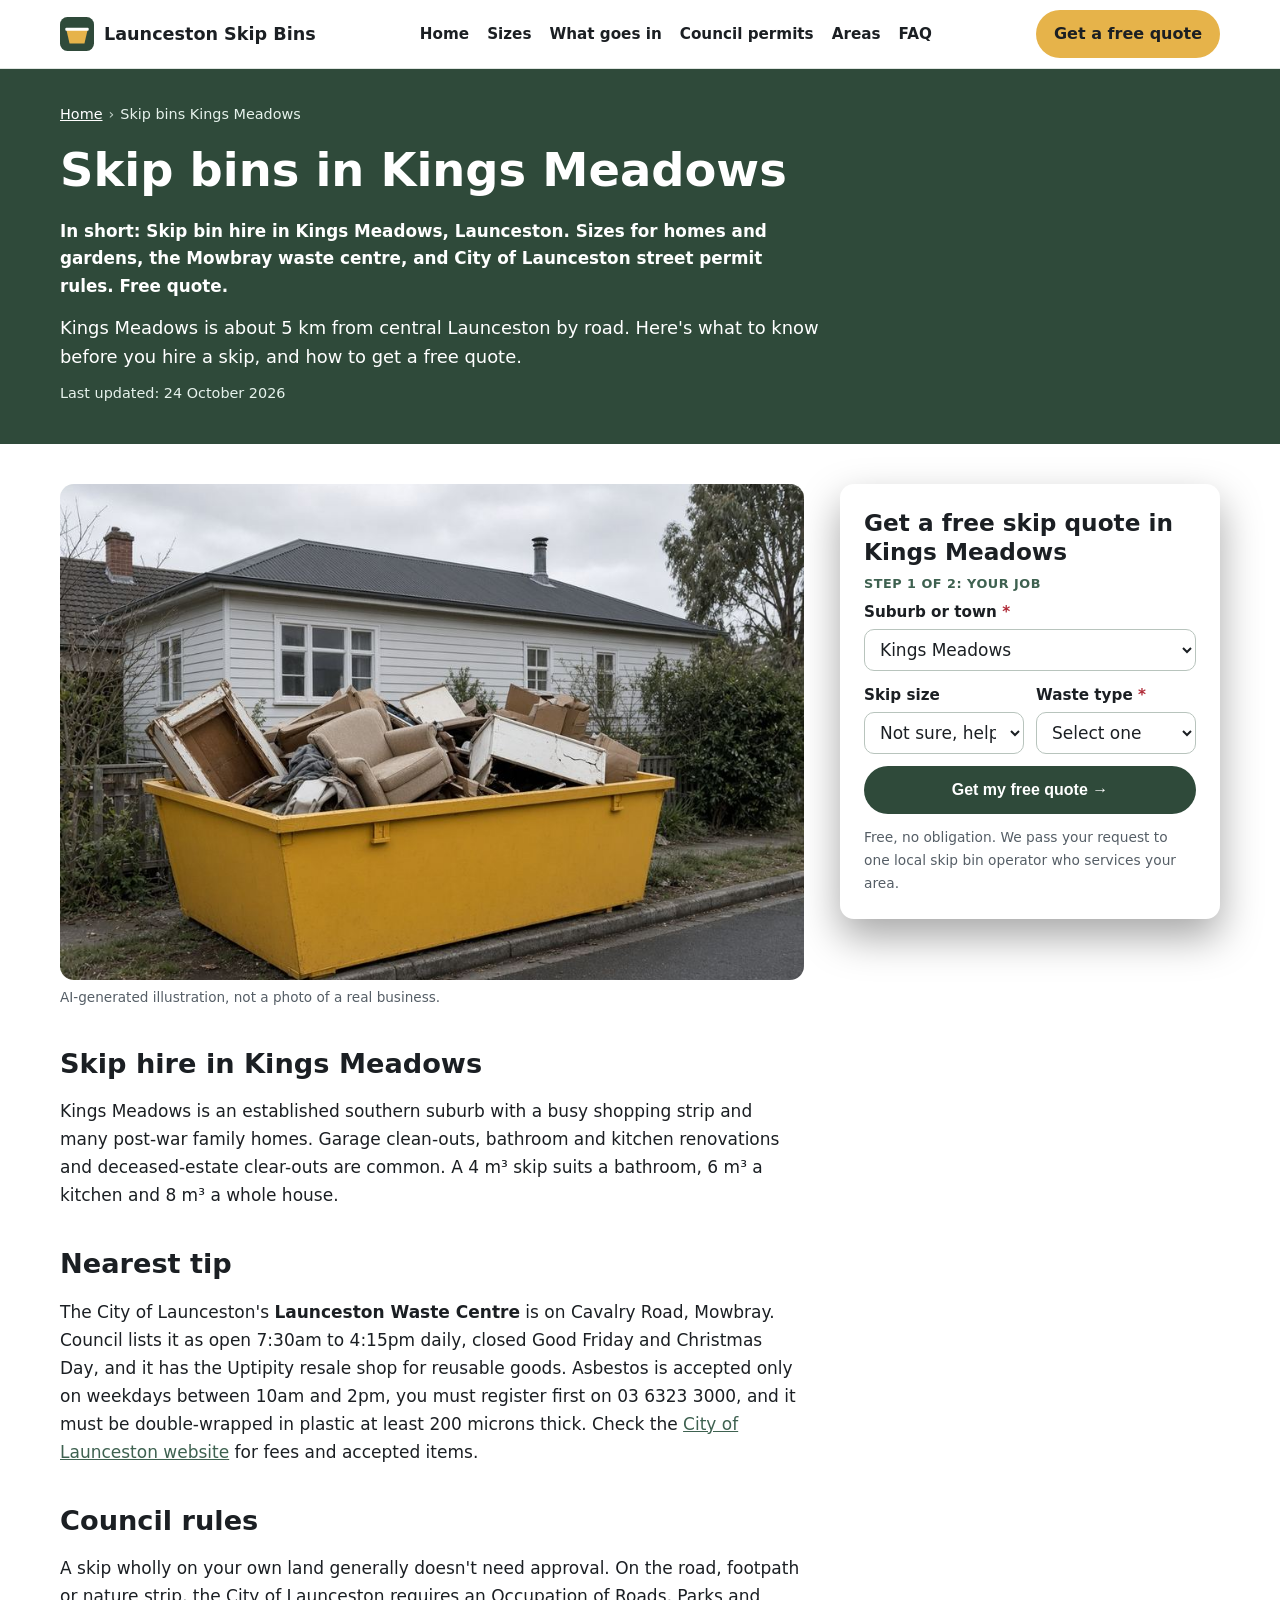
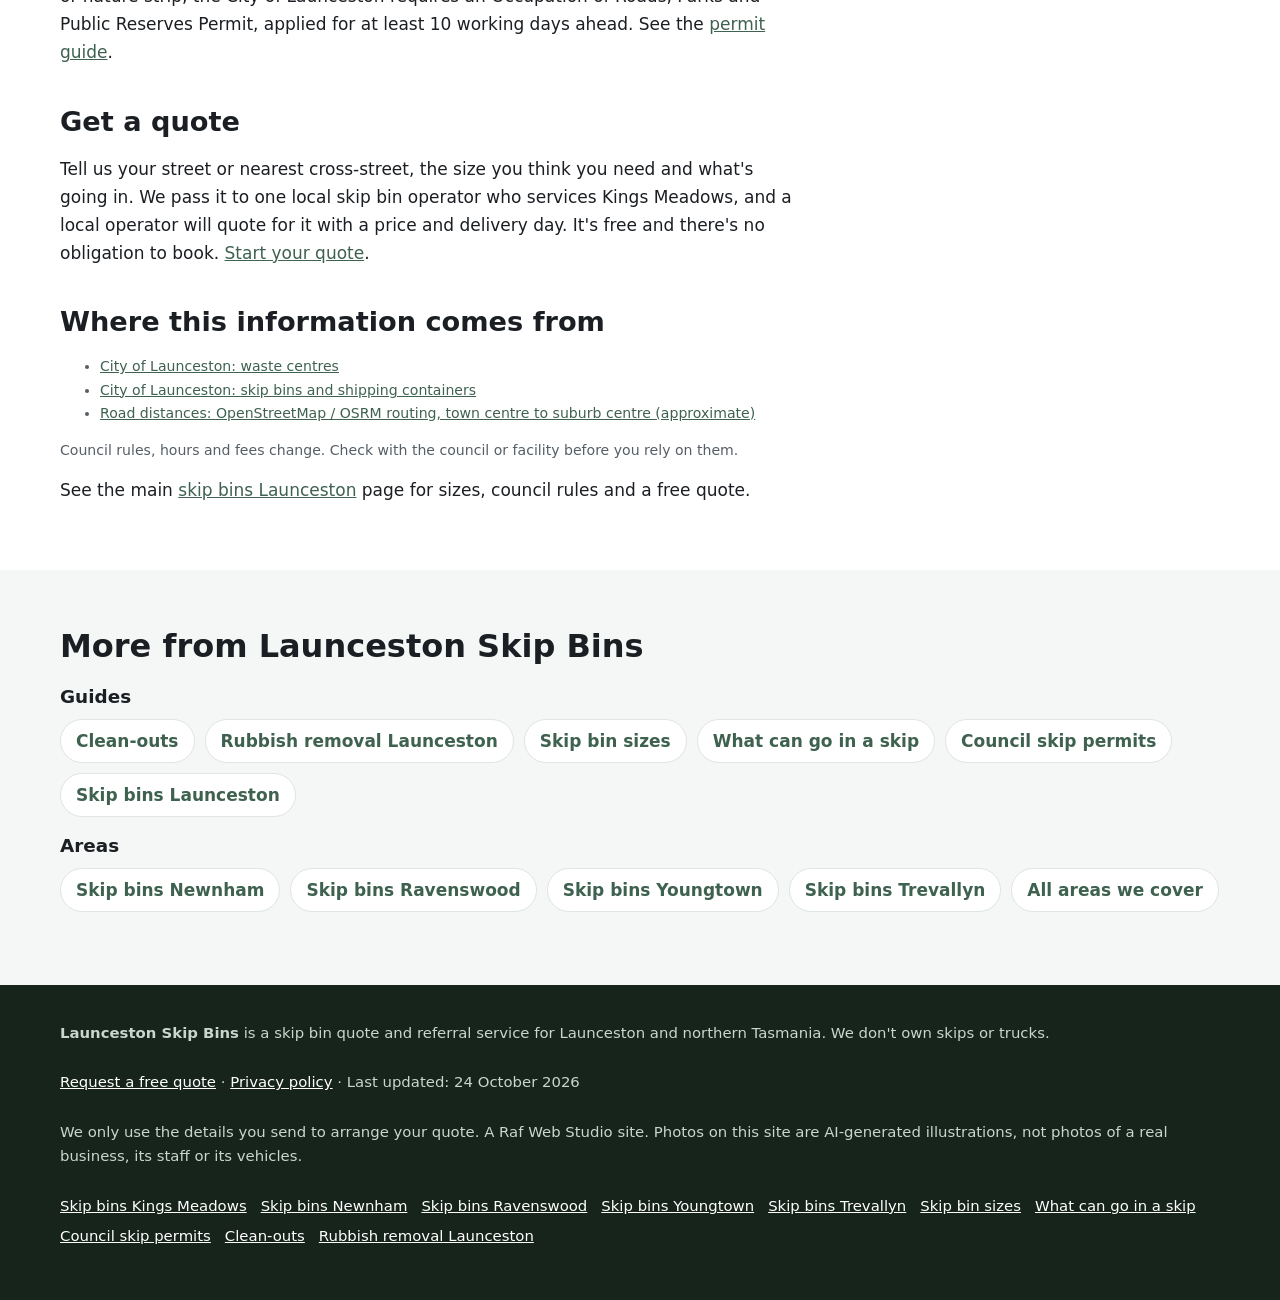
<file: skip-bins-kings-meadows/index.html>
<!doctype html>
<html lang="en-AU">
<head>
<meta charset="utf-8">
<!-- Search Console verification meta tag goes here once the property is created -->
<meta name="viewport" content="width=device-width, initial-scale=1">
<title>Skip Bins Kings Meadows | Free Skip Bin Hire Quotes, Kings Meadows Launceston</title>
<meta name="description" content="Skip bin hire in Kings Meadows, Launceston. Sizes for homes and gardens, the Mowbray waste centre, and City of Launceston street permit rules. Free quote.">
<link rel="canonical" href="https://launcestonskipbins.com/skip-bins-kings-meadows/">
<link rel="icon" href="/favicon.svg" type="image/svg+xml">
<meta name="theme-color" content="#2f4a3a">
<meta property="og:type" content="article">
<meta property="og:locale" content="en_AU">
<meta property="og:site_name" content="Launceston Skip Bins">
<meta property="og:title" content="Skip Bins Kings Meadows | Free Skip Bin Hire Quotes, Kings Meadows Launceston">
<meta property="og:description" content="Skip bin hire in Kings Meadows, Launceston. Sizes for homes and gardens, the Mowbray waste centre, and City of Launceston street permit rules. Free quote.">
<meta property="og:url" content="https://launcestonskipbins.com/skip-bins-kings-meadows/">
<meta property="og:image" content="https://launcestonskipbins.com/img/hero.jpg">
<meta name="twitter:card" content="summary_large_image">
<script>document.documentElement.classList.add('js')</script>
<link rel="stylesheet" href="/styles.css">

<!-- Google tag (gtag.js) -->
<script async src="https://www.googletagmanager.com/gtag/js?id=G-PCJY5HW9KF"></script>
<script>
  window.dataLayer = window.dataLayer || [];
  function gtag(){dataLayer.push(arguments);}
  gtag('js', new Date());
  gtag('config', 'G-PCJY5HW9KF');
</script>

<script type="application/ld+json">
{
 "@context": "https://schema.org",
 "@type": "WebPage",
 "@id": "https://launcestonskipbins.com/skip-bins-kings-meadows/#webpage",
 "url": "https://launcestonskipbins.com/skip-bins-kings-meadows/",
 "name": "Skip Bins Kings Meadows | Free Skip Bin Hire Quotes, Kings Meadows Launceston",
 "description": "Skip bin hire in Kings Meadows, Launceston. Sizes for homes and gardens, the Mowbray waste centre, and City of Launceston street permit rules. Free quote.",
 "inLanguage": "en-AU",
 "dateModified": "2026-10-24",
 "isPartOf": {
  "@id": "https://launcestonskipbins.com/#website"
 }
}
</script>
<script type="application/ld+json">
{
 "@context": "https://schema.org",
 "@type": "BreadcrumbList",
 "itemListElement": [
  {
   "@type": "ListItem",
   "position": 1,
   "name": "Home",
   "item": "https://launcestonskipbins.com/"
  },
  {
   "@type": "ListItem",
   "position": 2,
   "name": "Skip bins Kings Meadows",
   "item": "https://launcestonskipbins.com/skip-bins-kings-meadows/"
  }
 ]
}
</script>
<script type="application/ld+json">
{
 "@context": "https://schema.org",
 "@type": "Service",
 "@id": "https://launcestonskipbins.com/skip-bins-kings-meadows/#service",
 "name": "Skip bin hire quotes in Kings Meadows",
 "serviceType": "Skip bin hire",
 "description": "Skip bin hire in Kings Meadows, Launceston. Sizes for homes and gardens, the Mowbray waste centre, and City of Launceston street permit rules. Free quote.",
 "url": "https://launcestonskipbins.com/skip-bins-kings-meadows/",
 "provider": {
  "@type": "Organization",
  "name": "Launceston Skip Bins",
  "url": "https://launcestonskipbins.com/"
 },
 "areaServed": [
  {
   "@type": "Place",
   "name": "Kings Meadows, TAS"
  }
 ]
}
</script>
</head>
<body>
<a class="skip-link" href="#main">Skip to content</a>

<header class="site-header">
  <div class="wrap">
    <a class="brand" href="/" aria-label="Launceston Skip Bins home">
      <svg viewBox="0 0 64 64" aria-hidden="true"><rect width="64" height="64" rx="14" fill="#2f4a3a"/><path d="M12 24h40l-6 26H18z" fill="#e6b34a"/><rect x="10" y="20" width="44" height="6" rx="2" fill="#fff"/></svg>
      Launceston Skip Bins
    </a>
    <nav class="nav" aria-label="Main">
      <a href="/">Home</a>
      <a href="/skip-bin-sizes/">Sizes</a>
      <a href="/what-can-go-in-a-skip/">What goes in</a>
      <a href="/skip-bin-council-permit/">Council permits</a>
      <a href="/#areas">Areas</a>
      <a href="/#faq">FAQ</a>
    </nav>
    <a class="btn btn-call header-call" href="#quote">Get a free quote</a>
  </div>
</header>

<main id="main">
<section class="page-hero" aria-labelledby="h1">
  <div class="wrap">
    <nav class="crumbs" aria-label="Breadcrumb"><ol><li><a href="https://launcestonskipbins.com/">Home</a></li><li aria-current="page">Skip bins Kings Meadows</li></ol></nav>
    <h1 id="h1">Skip bins in Kings Meadows</h1>
    <p class="summary">In short: Skip bin hire in Kings Meadows, Launceston. Sizes for homes and gardens, the Mowbray waste centre, and City of Launceston street permit rules. Free quote.</p>
    <p class="lead">Kings Meadows is about 5 km from central Launceston by road. Here's what to know before you hire a skip, and how to get a free quote.</p>
    <p class="updated">Last updated: 24 October 2026</p>
  </div>
</section>
<div class="wrap page-grid">
  <article class="page-body">
<figure><img src="/img/card-home.jpg" width="900" height="600" style="aspect-ratio:3/2;object-fit:cover" alt="Illustration of a skip bin outside a home during a clean-out" decoding="async"><figcaption>AI-generated illustration, not a photo of a real business.</figcaption></figure>
<h2>Skip hire in Kings Meadows</h2>
<p>Kings Meadows is an established southern suburb with a busy shopping strip and many post-war family homes. Garage clean-outs, bathroom and kitchen renovations and deceased-estate clear-outs are common. A 4 m³ skip suits a bathroom, 6 m³ a kitchen and 8 m³ a whole house.</p>
<h2>Nearest tip</h2>
<p>The City of Launceston's <strong>Launceston Waste Centre</strong> is on Cavalry Road, Mowbray. Council lists it as open 7:30am to 4:15pm daily, closed Good Friday and Christmas Day, and it has the Uptipity resale shop for reusable goods. Asbestos is accepted only on weekdays between 10am and 2pm, you must register first on 03 6323 3000, and it must be double-wrapped in plastic at least 200 microns thick. Check the <a href="https://www.launceston.tas.gov.au/" rel="noopener">City of Launceston website</a> for fees and accepted items.</p>
<h2>Council rules</h2>
<p>A skip wholly on your own land generally doesn't need approval. On the road, footpath or nature strip, the City of Launceston requires an Occupation of Roads, Parks and Public Reserves Permit, applied for at least 10 working days ahead. See the <a href="/skip-bin-council-permit/">permit guide</a>.</p>
<h2>Get a quote</h2>
<p>Tell us your street or nearest cross-street, the size you think you need and what's going in. We pass it to one local skip bin operator who services Kings Meadows, and a local operator will quote for it with a price and delivery day. It's free and there's no obligation to book. <a href="#quote">Start your quote</a>.</p>
<h2>Where this information comes from</h2>
<ul class="sources"><li><a href="https://www.launceston.tas.gov.au/Natural-Environment-and-Waste/Waste-and-Recycling/Waste-Centres" rel="noopener">City of Launceston: waste centres</a></li><li><a href="https://www.launceston.tas.gov.au/Natural-Environment-and-Waste/Skip-Bins-and-Shipping-Containers" rel="noopener">City of Launceston: skip bins and shipping containers</a></li><li><a href="https://www.openstreetmap.org/" rel="noopener">Road distances: OpenStreetMap / OSRM routing, town centre to suburb centre (approximate)</a></li></ul>
<p class="sources">Council rules, hours and fees change. Check with the council or facility before you rely on them.</p>

<p class="home-link">See the main <a href="/">skip bins Launceston</a> page for sizes, council rules and a free quote.</p>
  </article>
  <aside class="page-aside">
    <div class="hero-form-card" id="quote">
      <h2 id="quote-h">Get a free skip quote in Kings Meadows</h2>
      <form class="quote-form two-step" id="quote-form" action="https://formsubmit.co/quotes@launcestonskipbins.com" method="post" novalidate>
        <input type="hidden" name="_subject" value="New quote request – launcestonskipbins.com">
        <input type="hidden" name="_captcha" value="true">
        <input type="hidden" name="_template" value="table">
        <input type="hidden" name="_next" value="https://launcestonskipbins.com/thanks.html">
        <input type="hidden" name="_autoresponse" value="Thanks for your skip bin request. We&#x27;ve received it and are passing it to a local operator, who&#x27;ll be in touch shortly with availability and a price.">
        <input type="text" name="_honey" style="display:none" tabindex="-1" autocomplete="off" aria-hidden="true">
        <input type="hidden" name="source" value="launcestonskipbins.com">
        <input type="hidden" name="page" value="/skip-bins-kings-meadows/">
        <fieldset class="step step-1">
          <legend class="step-label">Step 1 of 2: your job</legend>
          <div class="full"><label for="suburb">Suburb or town <span class="req" aria-hidden="true">*</span></label>
            <select id="suburb" name="suburb" required><option value="">Choose your suburb</option><option>Launceston</option><option>East Launceston</option><option>South Launceston</option><option>West Launceston</option><option>Invermay</option><option>Mowbray</option><option>Newstead</option><option>Newnham</option><option selected>Kings Meadows</option><option>Youngtown</option><option>Summerhill</option><option>Norwood</option><option>Punchbowl</option><option>Prospect</option><option>Ravenswood</option><option>Rocherlea</option><option>Waverley</option><option>St Leonards</option><option>Trevallyn</option><option>Lilydale</option><option value="Other">Other (tell us below)</option></select></div>
          <div class="full other-wrap"><label for="suburb_other">Other suburb or town</label><input id="suburb_other" name="suburb_other" type="text" autocomplete="address-level2"></div>
          <div><label for="size">Skip size</label>
            <select id="size" name="skip_size"><option value="Not sure">Not sure, help me choose</option><option>Skip bag (about 1 m³)</option><option>2 m³</option><option>3 m³</option><option>4 m³</option><option>6 m³</option><option>8 m³</option><option>9 m³</option><option>10–12 m³</option><option>Larger / hook-lift</option></select></div>
          <div><label for="waste">Waste type <span class="req" aria-hidden="true">*</span></label>
            <select id="waste" name="waste_type" required><option value="">Select one</option><option>General household</option><option>Green waste</option><option>Mixed renovation / building</option><option>Soil, concrete or bricks</option><option>Mixed, not sure</option><option>May contain asbestos</option></select></div>
          <div class="full js-only"><button class="btn btn-primary btn-block" type="button" id="to-step-2">Get my free quote →</button></div>
          <p class="microcopy full">Free, no obligation. We pass your request to one local skip bin operator who services your area.</p>
          <p class="form-error full" id="step1-error" role="alert" hidden>Please choose your suburb and waste type.</p>
        </fieldset>
        <fieldset class="step step-2" id="step-2">
          <legend class="step-label">Step 2 of 2: your details</legend>
          <div><label for="name">Name <span class="req" aria-hidden="true">*</span></label><input id="name" name="name" type="text" autocomplete="name" required></div>
          <div><label for="phone">Phone <span class="req" aria-hidden="true">*</span></label><input id="phone" name="phone" type="tel" autocomplete="tel" inputmode="tel" required></div>
          <div><label for="email">Email</label><input id="email" name="email" type="email" autocomplete="email"></div>
          <div><label for="date">Delivery date</label><input id="date" name="preferred_date" type="date"></div>
          <div class="full"><label for="message">Anything else?</label><textarea id="message" name="message" rows="2" placeholder="e.g. weatherboard reno, steep driveway, skip on the street, 7 days"></textarea></div>
          <p class="consent full">By sending this form you agree we can share your details with one local skip bin operator so they can quote for your job. See our <a href="/privacy.html">privacy policy</a>.</p>
          <div class="full step2-actions"><button class="btn btn-primary" type="submit">Send my quote request</button><button class="btn-link js-only" type="button" id="back-1">← Back</button></div>
        </fieldset>
      </form>
    </div>
  </aside>
</div>
<section class="alt" aria-labelledby="more-h">
  <div class="wrap">
    <h2 id="more-h">More from Launceston Skip Bins</h2>
    <h3>Guides</h3>
    <ul class="link-list"><li><a href="/clean-outs/">Clean-outs</a></li><li><a href="/rubbish-removal-launceston/">Rubbish removal Launceston</a></li><li><a href="/skip-bin-sizes/">Skip bin sizes</a></li><li><a href="/what-can-go-in-a-skip/">What can go in a skip</a></li><li><a href="/skip-bin-council-permit/">Council skip permits</a></li><li><a href="/">Skip bins Launceston</a></li></ul>
    <h3>Areas</h3>
    <ul class="link-list"><li><a href="/skip-bins-newnham/">Skip bins Newnham</a></li><li><a href="/skip-bins-ravenswood/">Skip bins Ravenswood</a></li><li><a href="/skip-bins-youngtown/">Skip bins Youngtown</a></li><li><a href="/skip-bins-trevallyn/">Skip bins Trevallyn</a></li><li><a href="/#areas">All areas we cover</a></li></ul>
  </div>
</section>
</main>

<footer class="site-footer">
  <div class="wrap">
    <p><strong>Launceston Skip Bins</strong> is a skip bin quote and referral service for Launceston and northern Tasmania. We don't own skips or trucks.</p>
    <p><a href="#quote">Request a free quote</a> · <a href="/privacy.html">Privacy policy</a> · Last updated: 24 October 2026</p>
    <p>We only use the details you send to arrange your quote. A Raf Web Studio site. Photos on this site are AI-generated illustrations, not photos of a real business, its staff or its vehicles.</p>
    <p class="footer-links"><a href="/skip-bins-kings-meadows/">Skip bins Kings Meadows</a> <a href="/skip-bins-newnham/">Skip bins Newnham</a> <a href="/skip-bins-ravenswood/">Skip bins Ravenswood</a> <a href="/skip-bins-youngtown/">Skip bins Youngtown</a> <a href="/skip-bins-trevallyn/">Skip bins Trevallyn</a> <a href="/skip-bin-sizes/">Skip bin sizes</a> <a href="/what-can-go-in-a-skip/">What can go in a skip</a> <a href="/skip-bin-council-permit/">Council skip permits</a> <a href="/clean-outs/">Clean-outs</a> <a href="/rubbish-removal-launceston/">Rubbish removal Launceston</a></p>
  </div>
</footer>

<div class="mobile-call" aria-label="Quick contact">
  <a class="btn btn-call" href="#quote">Get a free quote</a>
</div>
<script src="/form.js" defer></script>
</body>
</html>
</file>
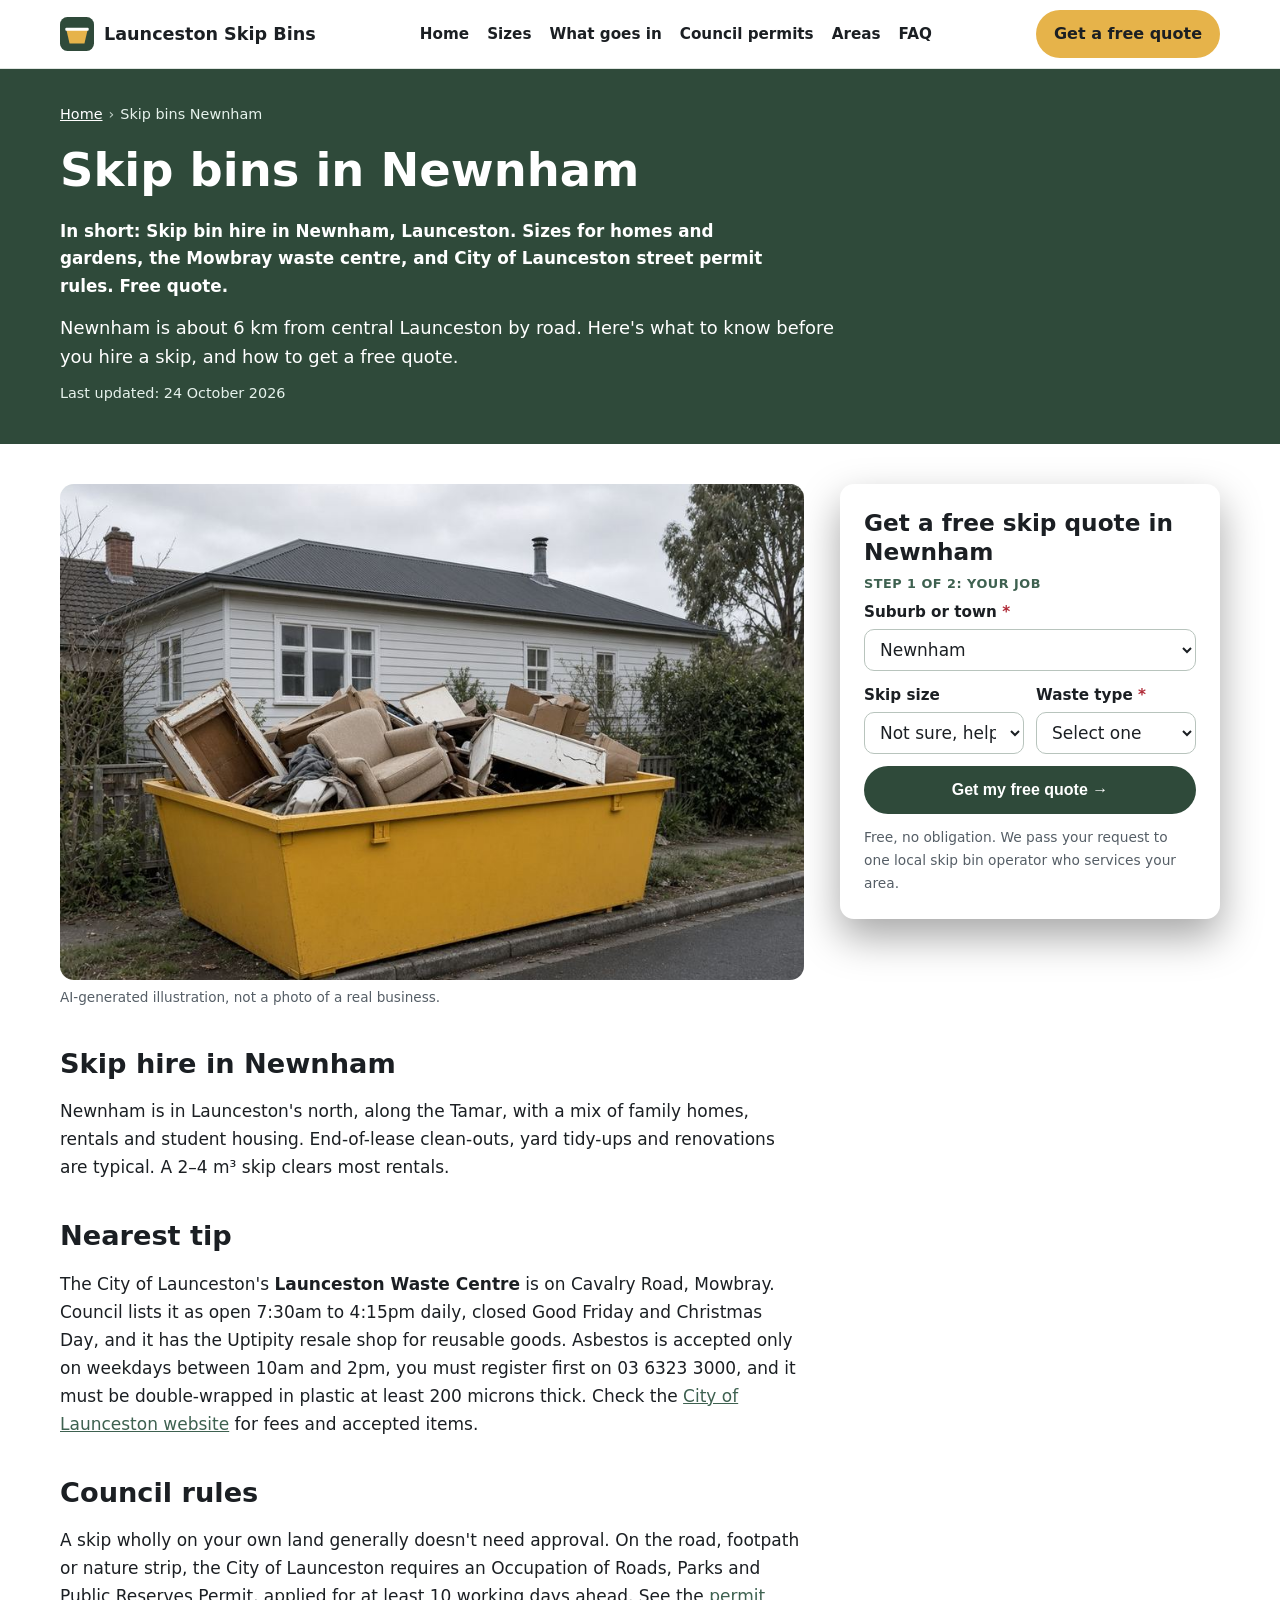
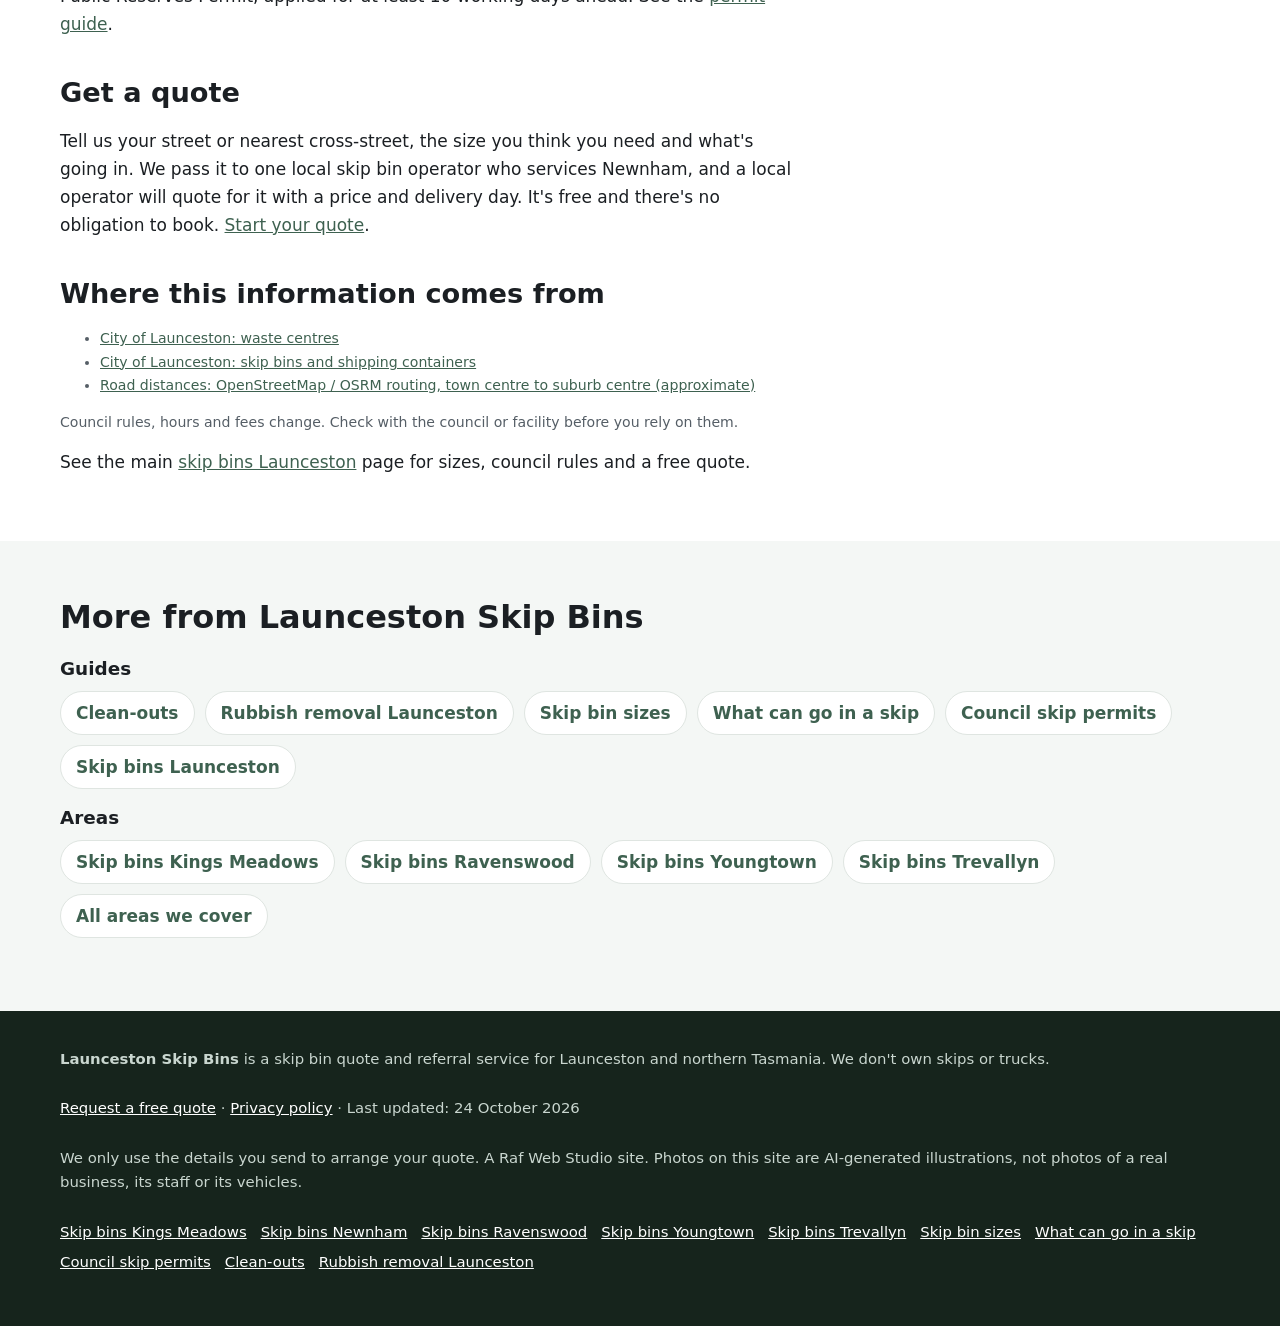
<file: skip-bins-newnham/index.html>
<!doctype html>
<html lang="en-AU">
<head>
<meta charset="utf-8">
<!-- Search Console verification meta tag goes here once the property is created -->
<meta name="viewport" content="width=device-width, initial-scale=1">
<title>Skip Bins Newnham | Free Skip Bin Hire Quotes, Newnham Launceston</title>
<meta name="description" content="Skip bin hire in Newnham, Launceston. Sizes for homes and gardens, the Mowbray waste centre, and City of Launceston street permit rules. Free quote.">
<link rel="canonical" href="https://launcestonskipbins.com/skip-bins-newnham/">
<link rel="icon" href="/favicon.svg" type="image/svg+xml">
<meta name="theme-color" content="#2f4a3a">
<meta property="og:type" content="article">
<meta property="og:locale" content="en_AU">
<meta property="og:site_name" content="Launceston Skip Bins">
<meta property="og:title" content="Skip Bins Newnham | Free Skip Bin Hire Quotes, Newnham Launceston">
<meta property="og:description" content="Skip bin hire in Newnham, Launceston. Sizes for homes and gardens, the Mowbray waste centre, and City of Launceston street permit rules. Free quote.">
<meta property="og:url" content="https://launcestonskipbins.com/skip-bins-newnham/">
<meta property="og:image" content="https://launcestonskipbins.com/img/hero.jpg">
<meta name="twitter:card" content="summary_large_image">
<script>document.documentElement.classList.add('js')</script>
<link rel="stylesheet" href="/styles.css">

<!-- Google tag (gtag.js) -->
<script async src="https://www.googletagmanager.com/gtag/js?id=G-PCJY5HW9KF"></script>
<script>
  window.dataLayer = window.dataLayer || [];
  function gtag(){dataLayer.push(arguments);}
  gtag('js', new Date());
  gtag('config', 'G-PCJY5HW9KF');
</script>

<script type="application/ld+json">
{
 "@context": "https://schema.org",
 "@type": "WebPage",
 "@id": "https://launcestonskipbins.com/skip-bins-newnham/#webpage",
 "url": "https://launcestonskipbins.com/skip-bins-newnham/",
 "name": "Skip Bins Newnham | Free Skip Bin Hire Quotes, Newnham Launceston",
 "description": "Skip bin hire in Newnham, Launceston. Sizes for homes and gardens, the Mowbray waste centre, and City of Launceston street permit rules. Free quote.",
 "inLanguage": "en-AU",
 "dateModified": "2026-10-24",
 "isPartOf": {
  "@id": "https://launcestonskipbins.com/#website"
 }
}
</script>
<script type="application/ld+json">
{
 "@context": "https://schema.org",
 "@type": "BreadcrumbList",
 "itemListElement": [
  {
   "@type": "ListItem",
   "position": 1,
   "name": "Home",
   "item": "https://launcestonskipbins.com/"
  },
  {
   "@type": "ListItem",
   "position": 2,
   "name": "Skip bins Newnham",
   "item": "https://launcestonskipbins.com/skip-bins-newnham/"
  }
 ]
}
</script>
<script type="application/ld+json">
{
 "@context": "https://schema.org",
 "@type": "Service",
 "@id": "https://launcestonskipbins.com/skip-bins-newnham/#service",
 "name": "Skip bin hire quotes in Newnham",
 "serviceType": "Skip bin hire",
 "description": "Skip bin hire in Newnham, Launceston. Sizes for homes and gardens, the Mowbray waste centre, and City of Launceston street permit rules. Free quote.",
 "url": "https://launcestonskipbins.com/skip-bins-newnham/",
 "provider": {
  "@type": "Organization",
  "name": "Launceston Skip Bins",
  "url": "https://launcestonskipbins.com/"
 },
 "areaServed": [
  {
   "@type": "Place",
   "name": "Newnham, TAS"
  }
 ]
}
</script>
</head>
<body>
<a class="skip-link" href="#main">Skip to content</a>

<header class="site-header">
  <div class="wrap">
    <a class="brand" href="/" aria-label="Launceston Skip Bins home">
      <svg viewBox="0 0 64 64" aria-hidden="true"><rect width="64" height="64" rx="14" fill="#2f4a3a"/><path d="M12 24h40l-6 26H18z" fill="#e6b34a"/><rect x="10" y="20" width="44" height="6" rx="2" fill="#fff"/></svg>
      Launceston Skip Bins
    </a>
    <nav class="nav" aria-label="Main">
      <a href="/">Home</a>
      <a href="/skip-bin-sizes/">Sizes</a>
      <a href="/what-can-go-in-a-skip/">What goes in</a>
      <a href="/skip-bin-council-permit/">Council permits</a>
      <a href="/#areas">Areas</a>
      <a href="/#faq">FAQ</a>
    </nav>
    <a class="btn btn-call header-call" href="#quote">Get a free quote</a>
  </div>
</header>

<main id="main">
<section class="page-hero" aria-labelledby="h1">
  <div class="wrap">
    <nav class="crumbs" aria-label="Breadcrumb"><ol><li><a href="https://launcestonskipbins.com/">Home</a></li><li aria-current="page">Skip bins Newnham</li></ol></nav>
    <h1 id="h1">Skip bins in Newnham</h1>
    <p class="summary">In short: Skip bin hire in Newnham, Launceston. Sizes for homes and gardens, the Mowbray waste centre, and City of Launceston street permit rules. Free quote.</p>
    <p class="lead">Newnham is about 6 km from central Launceston by road. Here's what to know before you hire a skip, and how to get a free quote.</p>
    <p class="updated">Last updated: 24 October 2026</p>
  </div>
</section>
<div class="wrap page-grid">
  <article class="page-body">
<figure><img src="/img/card-home.jpg" width="900" height="600" style="aspect-ratio:3/2;object-fit:cover" alt="Illustration of a skip bin outside a home" decoding="async"><figcaption>AI-generated illustration, not a photo of a real business.</figcaption></figure>
<h2>Skip hire in Newnham</h2>
<p>Newnham is in Launceston's north, along the Tamar, with a mix of family homes, rentals and student housing. End-of-lease clean-outs, yard tidy-ups and renovations are typical. A 2–4 m³ skip clears most rentals.</p>
<h2>Nearest tip</h2>
<p>The City of Launceston's <strong>Launceston Waste Centre</strong> is on Cavalry Road, Mowbray. Council lists it as open 7:30am to 4:15pm daily, closed Good Friday and Christmas Day, and it has the Uptipity resale shop for reusable goods. Asbestos is accepted only on weekdays between 10am and 2pm, you must register first on 03 6323 3000, and it must be double-wrapped in plastic at least 200 microns thick. Check the <a href="https://www.launceston.tas.gov.au/" rel="noopener">City of Launceston website</a> for fees and accepted items.</p>
<h2>Council rules</h2>
<p>A skip wholly on your own land generally doesn't need approval. On the road, footpath or nature strip, the City of Launceston requires an Occupation of Roads, Parks and Public Reserves Permit, applied for at least 10 working days ahead. See the <a href="/skip-bin-council-permit/">permit guide</a>.</p>
<h2>Get a quote</h2>
<p>Tell us your street or nearest cross-street, the size you think you need and what's going in. We pass it to one local skip bin operator who services Newnham, and a local operator will quote for it with a price and delivery day. It's free and there's no obligation to book. <a href="#quote">Start your quote</a>.</p>
<h2>Where this information comes from</h2>
<ul class="sources"><li><a href="https://www.launceston.tas.gov.au/Natural-Environment-and-Waste/Waste-and-Recycling/Waste-Centres" rel="noopener">City of Launceston: waste centres</a></li><li><a href="https://www.launceston.tas.gov.au/Natural-Environment-and-Waste/Skip-Bins-and-Shipping-Containers" rel="noopener">City of Launceston: skip bins and shipping containers</a></li><li><a href="https://www.openstreetmap.org/" rel="noopener">Road distances: OpenStreetMap / OSRM routing, town centre to suburb centre (approximate)</a></li></ul>
<p class="sources">Council rules, hours and fees change. Check with the council or facility before you rely on them.</p>

<p class="home-link">See the main <a href="/">skip bins Launceston</a> page for sizes, council rules and a free quote.</p>
  </article>
  <aside class="page-aside">
    <div class="hero-form-card" id="quote">
      <h2 id="quote-h">Get a free skip quote in Newnham</h2>
      <form class="quote-form two-step" id="quote-form" action="https://formsubmit.co/quotes@launcestonskipbins.com" method="post" novalidate>
        <input type="hidden" name="_subject" value="New quote request – launcestonskipbins.com">
        <input type="hidden" name="_captcha" value="true">
        <input type="hidden" name="_template" value="table">
        <input type="hidden" name="_next" value="https://launcestonskipbins.com/thanks.html">
        <input type="hidden" name="_autoresponse" value="Thanks for your skip bin request. We&#x27;ve received it and are passing it to a local operator, who&#x27;ll be in touch shortly with availability and a price.">
        <input type="text" name="_honey" style="display:none" tabindex="-1" autocomplete="off" aria-hidden="true">
        <input type="hidden" name="source" value="launcestonskipbins.com">
        <input type="hidden" name="page" value="/skip-bins-newnham/">
        <fieldset class="step step-1">
          <legend class="step-label">Step 1 of 2: your job</legend>
          <div class="full"><label for="suburb">Suburb or town <span class="req" aria-hidden="true">*</span></label>
            <select id="suburb" name="suburb" required><option value="">Choose your suburb</option><option>Launceston</option><option>East Launceston</option><option>South Launceston</option><option>West Launceston</option><option>Invermay</option><option>Mowbray</option><option>Newstead</option><option selected>Newnham</option><option>Kings Meadows</option><option>Youngtown</option><option>Summerhill</option><option>Norwood</option><option>Punchbowl</option><option>Prospect</option><option>Ravenswood</option><option>Rocherlea</option><option>Waverley</option><option>St Leonards</option><option>Trevallyn</option><option>Lilydale</option><option value="Other">Other (tell us below)</option></select></div>
          <div class="full other-wrap"><label for="suburb_other">Other suburb or town</label><input id="suburb_other" name="suburb_other" type="text" autocomplete="address-level2"></div>
          <div><label for="size">Skip size</label>
            <select id="size" name="skip_size"><option value="Not sure">Not sure, help me choose</option><option>Skip bag (about 1 m³)</option><option>2 m³</option><option>3 m³</option><option>4 m³</option><option>6 m³</option><option>8 m³</option><option>9 m³</option><option>10–12 m³</option><option>Larger / hook-lift</option></select></div>
          <div><label for="waste">Waste type <span class="req" aria-hidden="true">*</span></label>
            <select id="waste" name="waste_type" required><option value="">Select one</option><option>General household</option><option>Green waste</option><option>Mixed renovation / building</option><option>Soil, concrete or bricks</option><option>Mixed, not sure</option><option>May contain asbestos</option></select></div>
          <div class="full js-only"><button class="btn btn-primary btn-block" type="button" id="to-step-2">Get my free quote →</button></div>
          <p class="microcopy full">Free, no obligation. We pass your request to one local skip bin operator who services your area.</p>
          <p class="form-error full" id="step1-error" role="alert" hidden>Please choose your suburb and waste type.</p>
        </fieldset>
        <fieldset class="step step-2" id="step-2">
          <legend class="step-label">Step 2 of 2: your details</legend>
          <div><label for="name">Name <span class="req" aria-hidden="true">*</span></label><input id="name" name="name" type="text" autocomplete="name" required></div>
          <div><label for="phone">Phone <span class="req" aria-hidden="true">*</span></label><input id="phone" name="phone" type="tel" autocomplete="tel" inputmode="tel" required></div>
          <div><label for="email">Email</label><input id="email" name="email" type="email" autocomplete="email"></div>
          <div><label for="date">Delivery date</label><input id="date" name="preferred_date" type="date"></div>
          <div class="full"><label for="message">Anything else?</label><textarea id="message" name="message" rows="2" placeholder="e.g. weatherboard reno, steep driveway, skip on the street, 7 days"></textarea></div>
          <p class="consent full">By sending this form you agree we can share your details with one local skip bin operator so they can quote for your job. See our <a href="/privacy.html">privacy policy</a>.</p>
          <div class="full step2-actions"><button class="btn btn-primary" type="submit">Send my quote request</button><button class="btn-link js-only" type="button" id="back-1">← Back</button></div>
        </fieldset>
      </form>
    </div>
  </aside>
</div>
<section class="alt" aria-labelledby="more-h">
  <div class="wrap">
    <h2 id="more-h">More from Launceston Skip Bins</h2>
    <h3>Guides</h3>
    <ul class="link-list"><li><a href="/clean-outs/">Clean-outs</a></li><li><a href="/rubbish-removal-launceston/">Rubbish removal Launceston</a></li><li><a href="/skip-bin-sizes/">Skip bin sizes</a></li><li><a href="/what-can-go-in-a-skip/">What can go in a skip</a></li><li><a href="/skip-bin-council-permit/">Council skip permits</a></li><li><a href="/">Skip bins Launceston</a></li></ul>
    <h3>Areas</h3>
    <ul class="link-list"><li><a href="/skip-bins-kings-meadows/">Skip bins Kings Meadows</a></li><li><a href="/skip-bins-ravenswood/">Skip bins Ravenswood</a></li><li><a href="/skip-bins-youngtown/">Skip bins Youngtown</a></li><li><a href="/skip-bins-trevallyn/">Skip bins Trevallyn</a></li><li><a href="/#areas">All areas we cover</a></li></ul>
  </div>
</section>
</main>

<footer class="site-footer">
  <div class="wrap">
    <p><strong>Launceston Skip Bins</strong> is a skip bin quote and referral service for Launceston and northern Tasmania. We don't own skips or trucks.</p>
    <p><a href="#quote">Request a free quote</a> · <a href="/privacy.html">Privacy policy</a> · Last updated: 24 October 2026</p>
    <p>We only use the details you send to arrange your quote. A Raf Web Studio site. Photos on this site are AI-generated illustrations, not photos of a real business, its staff or its vehicles.</p>
    <p class="footer-links"><a href="/skip-bins-kings-meadows/">Skip bins Kings Meadows</a> <a href="/skip-bins-newnham/">Skip bins Newnham</a> <a href="/skip-bins-ravenswood/">Skip bins Ravenswood</a> <a href="/skip-bins-youngtown/">Skip bins Youngtown</a> <a href="/skip-bins-trevallyn/">Skip bins Trevallyn</a> <a href="/skip-bin-sizes/">Skip bin sizes</a> <a href="/what-can-go-in-a-skip/">What can go in a skip</a> <a href="/skip-bin-council-permit/">Council skip permits</a> <a href="/clean-outs/">Clean-outs</a> <a href="/rubbish-removal-launceston/">Rubbish removal Launceston</a></p>
  </div>
</footer>

<div class="mobile-call" aria-label="Quick contact">
  <a class="btn btn-call" href="#quote">Get a free quote</a>
</div>
<script src="/form.js" defer></script>
</body>
</html>
</file>
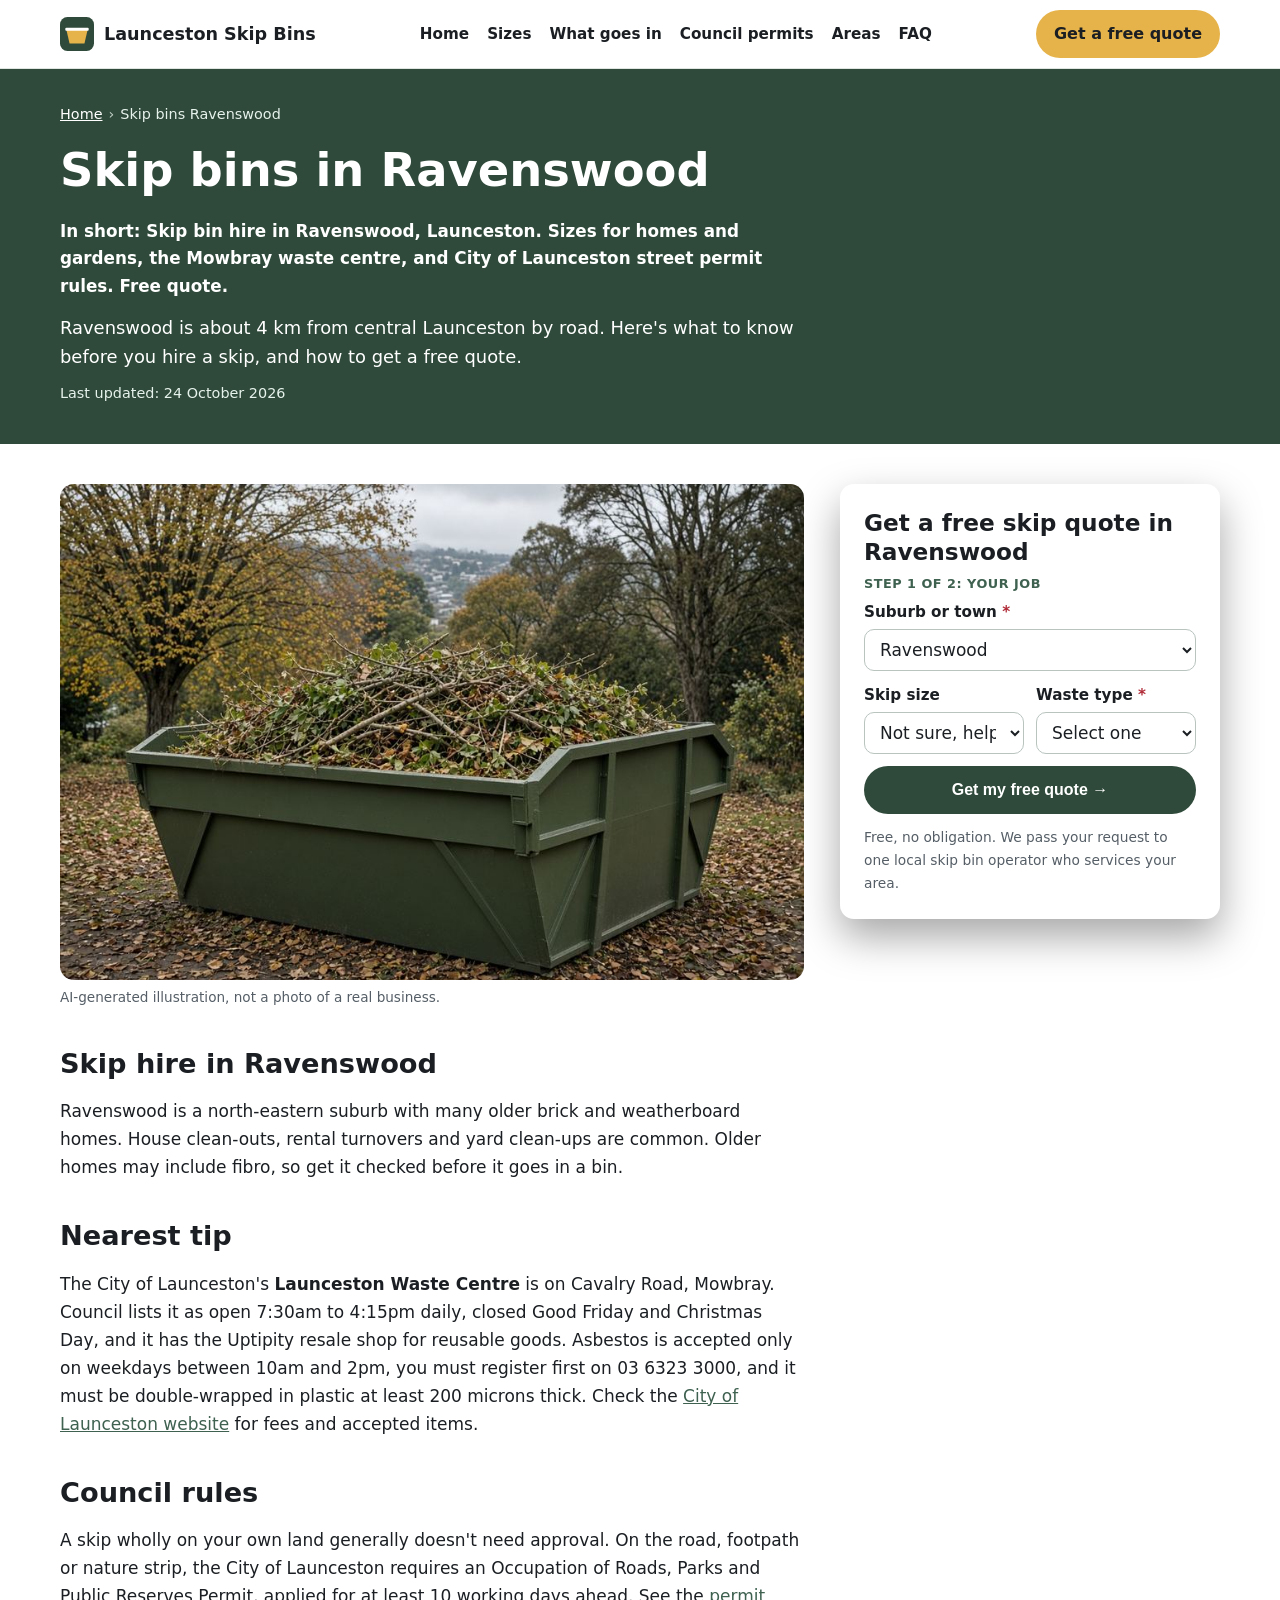
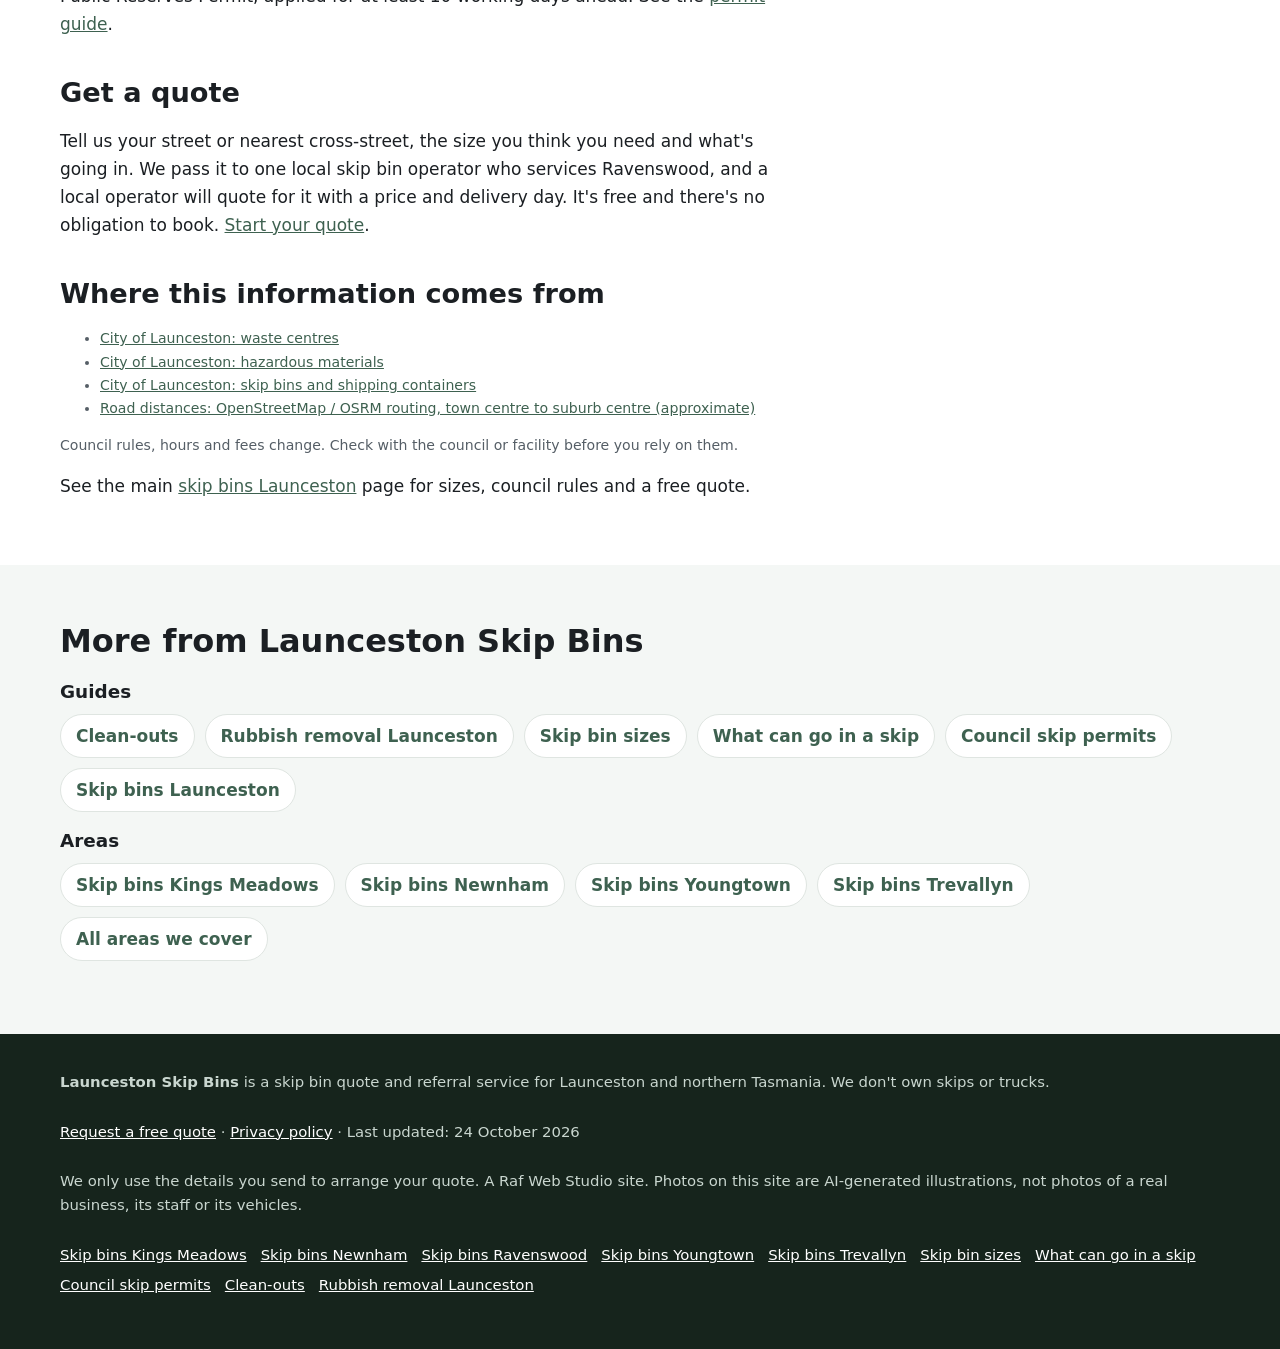
<file: skip-bins-ravenswood/index.html>
<!doctype html>
<html lang="en-AU">
<head>
<meta charset="utf-8">
<!-- Search Console verification meta tag goes here once the property is created -->
<meta name="viewport" content="width=device-width, initial-scale=1">
<title>Skip Bins Ravenswood | Free Skip Bin Hire Quotes, Ravenswood Launceston</title>
<meta name="description" content="Skip bin hire in Ravenswood, Launceston. Sizes for homes and gardens, the Mowbray waste centre, and City of Launceston street permit rules. Free quote.">
<link rel="canonical" href="https://launcestonskipbins.com/skip-bins-ravenswood/">
<link rel="icon" href="/favicon.svg" type="image/svg+xml">
<meta name="theme-color" content="#2f4a3a">
<meta property="og:type" content="article">
<meta property="og:locale" content="en_AU">
<meta property="og:site_name" content="Launceston Skip Bins">
<meta property="og:title" content="Skip Bins Ravenswood | Free Skip Bin Hire Quotes, Ravenswood Launceston">
<meta property="og:description" content="Skip bin hire in Ravenswood, Launceston. Sizes for homes and gardens, the Mowbray waste centre, and City of Launceston street permit rules. Free quote.">
<meta property="og:url" content="https://launcestonskipbins.com/skip-bins-ravenswood/">
<meta property="og:image" content="https://launcestonskipbins.com/img/hero.jpg">
<meta name="twitter:card" content="summary_large_image">
<script>document.documentElement.classList.add('js')</script>
<link rel="stylesheet" href="/styles.css">

<!-- Google tag (gtag.js) -->
<script async src="https://www.googletagmanager.com/gtag/js?id=G-PCJY5HW9KF"></script>
<script>
  window.dataLayer = window.dataLayer || [];
  function gtag(){dataLayer.push(arguments);}
  gtag('js', new Date());
  gtag('config', 'G-PCJY5HW9KF');
</script>

<script type="application/ld+json">
{
 "@context": "https://schema.org",
 "@type": "WebPage",
 "@id": "https://launcestonskipbins.com/skip-bins-ravenswood/#webpage",
 "url": "https://launcestonskipbins.com/skip-bins-ravenswood/",
 "name": "Skip Bins Ravenswood | Free Skip Bin Hire Quotes, Ravenswood Launceston",
 "description": "Skip bin hire in Ravenswood, Launceston. Sizes for homes and gardens, the Mowbray waste centre, and City of Launceston street permit rules. Free quote.",
 "inLanguage": "en-AU",
 "dateModified": "2026-10-24",
 "isPartOf": {
  "@id": "https://launcestonskipbins.com/#website"
 }
}
</script>
<script type="application/ld+json">
{
 "@context": "https://schema.org",
 "@type": "BreadcrumbList",
 "itemListElement": [
  {
   "@type": "ListItem",
   "position": 1,
   "name": "Home",
   "item": "https://launcestonskipbins.com/"
  },
  {
   "@type": "ListItem",
   "position": 2,
   "name": "Skip bins Ravenswood",
   "item": "https://launcestonskipbins.com/skip-bins-ravenswood/"
  }
 ]
}
</script>
<script type="application/ld+json">
{
 "@context": "https://schema.org",
 "@type": "Service",
 "@id": "https://launcestonskipbins.com/skip-bins-ravenswood/#service",
 "name": "Skip bin hire quotes in Ravenswood",
 "serviceType": "Skip bin hire",
 "description": "Skip bin hire in Ravenswood, Launceston. Sizes for homes and gardens, the Mowbray waste centre, and City of Launceston street permit rules. Free quote.",
 "url": "https://launcestonskipbins.com/skip-bins-ravenswood/",
 "provider": {
  "@type": "Organization",
  "name": "Launceston Skip Bins",
  "url": "https://launcestonskipbins.com/"
 },
 "areaServed": [
  {
   "@type": "Place",
   "name": "Ravenswood, TAS"
  }
 ]
}
</script>
</head>
<body>
<a class="skip-link" href="#main">Skip to content</a>

<header class="site-header">
  <div class="wrap">
    <a class="brand" href="/" aria-label="Launceston Skip Bins home">
      <svg viewBox="0 0 64 64" aria-hidden="true"><rect width="64" height="64" rx="14" fill="#2f4a3a"/><path d="M12 24h40l-6 26H18z" fill="#e6b34a"/><rect x="10" y="20" width="44" height="6" rx="2" fill="#fff"/></svg>
      Launceston Skip Bins
    </a>
    <nav class="nav" aria-label="Main">
      <a href="/">Home</a>
      <a href="/skip-bin-sizes/">Sizes</a>
      <a href="/what-can-go-in-a-skip/">What goes in</a>
      <a href="/skip-bin-council-permit/">Council permits</a>
      <a href="/#areas">Areas</a>
      <a href="/#faq">FAQ</a>
    </nav>
    <a class="btn btn-call header-call" href="#quote">Get a free quote</a>
  </div>
</header>

<main id="main">
<section class="page-hero" aria-labelledby="h1">
  <div class="wrap">
    <nav class="crumbs" aria-label="Breadcrumb"><ol><li><a href="https://launcestonskipbins.com/">Home</a></li><li aria-current="page">Skip bins Ravenswood</li></ol></nav>
    <h1 id="h1">Skip bins in Ravenswood</h1>
    <p class="summary">In short: Skip bin hire in Ravenswood, Launceston. Sizes for homes and gardens, the Mowbray waste centre, and City of Launceston street permit rules. Free quote.</p>
    <p class="lead">Ravenswood is about 4 km from central Launceston by road. Here's what to know before you hire a skip, and how to get a free quote.</p>
    <p class="updated">Last updated: 24 October 2026</p>
  </div>
</section>
<div class="wrap page-grid">
  <article class="page-body">
<figure><img src="/img/card-green.jpg" width="900" height="600" style="aspect-ratio:3/2;object-fit:cover" alt="Illustration of a skip bin with garden waste" decoding="async"><figcaption>AI-generated illustration, not a photo of a real business.</figcaption></figure>
<h2>Skip hire in Ravenswood</h2>
<p>Ravenswood is a north-eastern suburb with many older brick and weatherboard homes. House clean-outs, rental turnovers and yard clean-ups are common. Older homes may include fibro, so get it checked before it goes in a bin.</p>
<h2>Nearest tip</h2>
<p>The City of Launceston's <strong>Launceston Waste Centre</strong> is on Cavalry Road, Mowbray. Council lists it as open 7:30am to 4:15pm daily, closed Good Friday and Christmas Day, and it has the Uptipity resale shop for reusable goods. Asbestos is accepted only on weekdays between 10am and 2pm, you must register first on 03 6323 3000, and it must be double-wrapped in plastic at least 200 microns thick. Check the <a href="https://www.launceston.tas.gov.au/" rel="noopener">City of Launceston website</a> for fees and accepted items.</p>
<h2>Council rules</h2>
<p>A skip wholly on your own land generally doesn't need approval. On the road, footpath or nature strip, the City of Launceston requires an Occupation of Roads, Parks and Public Reserves Permit, applied for at least 10 working days ahead. See the <a href="/skip-bin-council-permit/">permit guide</a>.</p>
<h2>Get a quote</h2>
<p>Tell us your street or nearest cross-street, the size you think you need and what's going in. We pass it to one local skip bin operator who services Ravenswood, and a local operator will quote for it with a price and delivery day. It's free and there's no obligation to book. <a href="#quote">Start your quote</a>.</p>
<h2>Where this information comes from</h2>
<ul class="sources"><li><a href="https://www.launceston.tas.gov.au/Natural-Environment-and-Waste/Waste-and-Recycling/Waste-Centres" rel="noopener">City of Launceston: waste centres</a></li><li><a href="https://www.launceston.tas.gov.au/Natural-Environment-and-Waste/Waste-and-Recycling/Hazardous-Materials" rel="noopener">City of Launceston: hazardous materials</a></li><li><a href="https://www.launceston.tas.gov.au/Natural-Environment-and-Waste/Skip-Bins-and-Shipping-Containers" rel="noopener">City of Launceston: skip bins and shipping containers</a></li><li><a href="https://www.openstreetmap.org/" rel="noopener">Road distances: OpenStreetMap / OSRM routing, town centre to suburb centre (approximate)</a></li></ul>
<p class="sources">Council rules, hours and fees change. Check with the council or facility before you rely on them.</p>

<p class="home-link">See the main <a href="/">skip bins Launceston</a> page for sizes, council rules and a free quote.</p>
  </article>
  <aside class="page-aside">
    <div class="hero-form-card" id="quote">
      <h2 id="quote-h">Get a free skip quote in Ravenswood</h2>
      <form class="quote-form two-step" id="quote-form" action="https://formsubmit.co/quotes@launcestonskipbins.com" method="post" novalidate>
        <input type="hidden" name="_subject" value="New quote request – launcestonskipbins.com">
        <input type="hidden" name="_captcha" value="true">
        <input type="hidden" name="_template" value="table">
        <input type="hidden" name="_next" value="https://launcestonskipbins.com/thanks.html">
        <input type="hidden" name="_autoresponse" value="Thanks for your skip bin request. We&#x27;ve received it and are passing it to a local operator, who&#x27;ll be in touch shortly with availability and a price.">
        <input type="text" name="_honey" style="display:none" tabindex="-1" autocomplete="off" aria-hidden="true">
        <input type="hidden" name="source" value="launcestonskipbins.com">
        <input type="hidden" name="page" value="/skip-bins-ravenswood/">
        <fieldset class="step step-1">
          <legend class="step-label">Step 1 of 2: your job</legend>
          <div class="full"><label for="suburb">Suburb or town <span class="req" aria-hidden="true">*</span></label>
            <select id="suburb" name="suburb" required><option value="">Choose your suburb</option><option>Launceston</option><option>East Launceston</option><option>South Launceston</option><option>West Launceston</option><option>Invermay</option><option>Mowbray</option><option>Newstead</option><option>Newnham</option><option>Kings Meadows</option><option>Youngtown</option><option>Summerhill</option><option>Norwood</option><option>Punchbowl</option><option>Prospect</option><option selected>Ravenswood</option><option>Rocherlea</option><option>Waverley</option><option>St Leonards</option><option>Trevallyn</option><option>Lilydale</option><option value="Other">Other (tell us below)</option></select></div>
          <div class="full other-wrap"><label for="suburb_other">Other suburb or town</label><input id="suburb_other" name="suburb_other" type="text" autocomplete="address-level2"></div>
          <div><label for="size">Skip size</label>
            <select id="size" name="skip_size"><option value="Not sure">Not sure, help me choose</option><option>Skip bag (about 1 m³)</option><option>2 m³</option><option>3 m³</option><option>4 m³</option><option>6 m³</option><option>8 m³</option><option>9 m³</option><option>10–12 m³</option><option>Larger / hook-lift</option></select></div>
          <div><label for="waste">Waste type <span class="req" aria-hidden="true">*</span></label>
            <select id="waste" name="waste_type" required><option value="">Select one</option><option>General household</option><option>Green waste</option><option>Mixed renovation / building</option><option>Soil, concrete or bricks</option><option>Mixed, not sure</option><option>May contain asbestos</option></select></div>
          <div class="full js-only"><button class="btn btn-primary btn-block" type="button" id="to-step-2">Get my free quote →</button></div>
          <p class="microcopy full">Free, no obligation. We pass your request to one local skip bin operator who services your area.</p>
          <p class="form-error full" id="step1-error" role="alert" hidden>Please choose your suburb and waste type.</p>
        </fieldset>
        <fieldset class="step step-2" id="step-2">
          <legend class="step-label">Step 2 of 2: your details</legend>
          <div><label for="name">Name <span class="req" aria-hidden="true">*</span></label><input id="name" name="name" type="text" autocomplete="name" required></div>
          <div><label for="phone">Phone <span class="req" aria-hidden="true">*</span></label><input id="phone" name="phone" type="tel" autocomplete="tel" inputmode="tel" required></div>
          <div><label for="email">Email</label><input id="email" name="email" type="email" autocomplete="email"></div>
          <div><label for="date">Delivery date</label><input id="date" name="preferred_date" type="date"></div>
          <div class="full"><label for="message">Anything else?</label><textarea id="message" name="message" rows="2" placeholder="e.g. weatherboard reno, steep driveway, skip on the street, 7 days"></textarea></div>
          <p class="consent full">By sending this form you agree we can share your details with one local skip bin operator so they can quote for your job. See our <a href="/privacy.html">privacy policy</a>.</p>
          <div class="full step2-actions"><button class="btn btn-primary" type="submit">Send my quote request</button><button class="btn-link js-only" type="button" id="back-1">← Back</button></div>
        </fieldset>
      </form>
    </div>
  </aside>
</div>
<section class="alt" aria-labelledby="more-h">
  <div class="wrap">
    <h2 id="more-h">More from Launceston Skip Bins</h2>
    <h3>Guides</h3>
    <ul class="link-list"><li><a href="/clean-outs/">Clean-outs</a></li><li><a href="/rubbish-removal-launceston/">Rubbish removal Launceston</a></li><li><a href="/skip-bin-sizes/">Skip bin sizes</a></li><li><a href="/what-can-go-in-a-skip/">What can go in a skip</a></li><li><a href="/skip-bin-council-permit/">Council skip permits</a></li><li><a href="/">Skip bins Launceston</a></li></ul>
    <h3>Areas</h3>
    <ul class="link-list"><li><a href="/skip-bins-kings-meadows/">Skip bins Kings Meadows</a></li><li><a href="/skip-bins-newnham/">Skip bins Newnham</a></li><li><a href="/skip-bins-youngtown/">Skip bins Youngtown</a></li><li><a href="/skip-bins-trevallyn/">Skip bins Trevallyn</a></li><li><a href="/#areas">All areas we cover</a></li></ul>
  </div>
</section>
</main>

<footer class="site-footer">
  <div class="wrap">
    <p><strong>Launceston Skip Bins</strong> is a skip bin quote and referral service for Launceston and northern Tasmania. We don't own skips or trucks.</p>
    <p><a href="#quote">Request a free quote</a> · <a href="/privacy.html">Privacy policy</a> · Last updated: 24 October 2026</p>
    <p>We only use the details you send to arrange your quote. A Raf Web Studio site. Photos on this site are AI-generated illustrations, not photos of a real business, its staff or its vehicles.</p>
    <p class="footer-links"><a href="/skip-bins-kings-meadows/">Skip bins Kings Meadows</a> <a href="/skip-bins-newnham/">Skip bins Newnham</a> <a href="/skip-bins-ravenswood/">Skip bins Ravenswood</a> <a href="/skip-bins-youngtown/">Skip bins Youngtown</a> <a href="/skip-bins-trevallyn/">Skip bins Trevallyn</a> <a href="/skip-bin-sizes/">Skip bin sizes</a> <a href="/what-can-go-in-a-skip/">What can go in a skip</a> <a href="/skip-bin-council-permit/">Council skip permits</a> <a href="/clean-outs/">Clean-outs</a> <a href="/rubbish-removal-launceston/">Rubbish removal Launceston</a></p>
  </div>
</footer>

<div class="mobile-call" aria-label="Quick contact">
  <a class="btn btn-call" href="#quote">Get a free quote</a>
</div>
<script src="/form.js" defer></script>
</body>
</html>
</file>
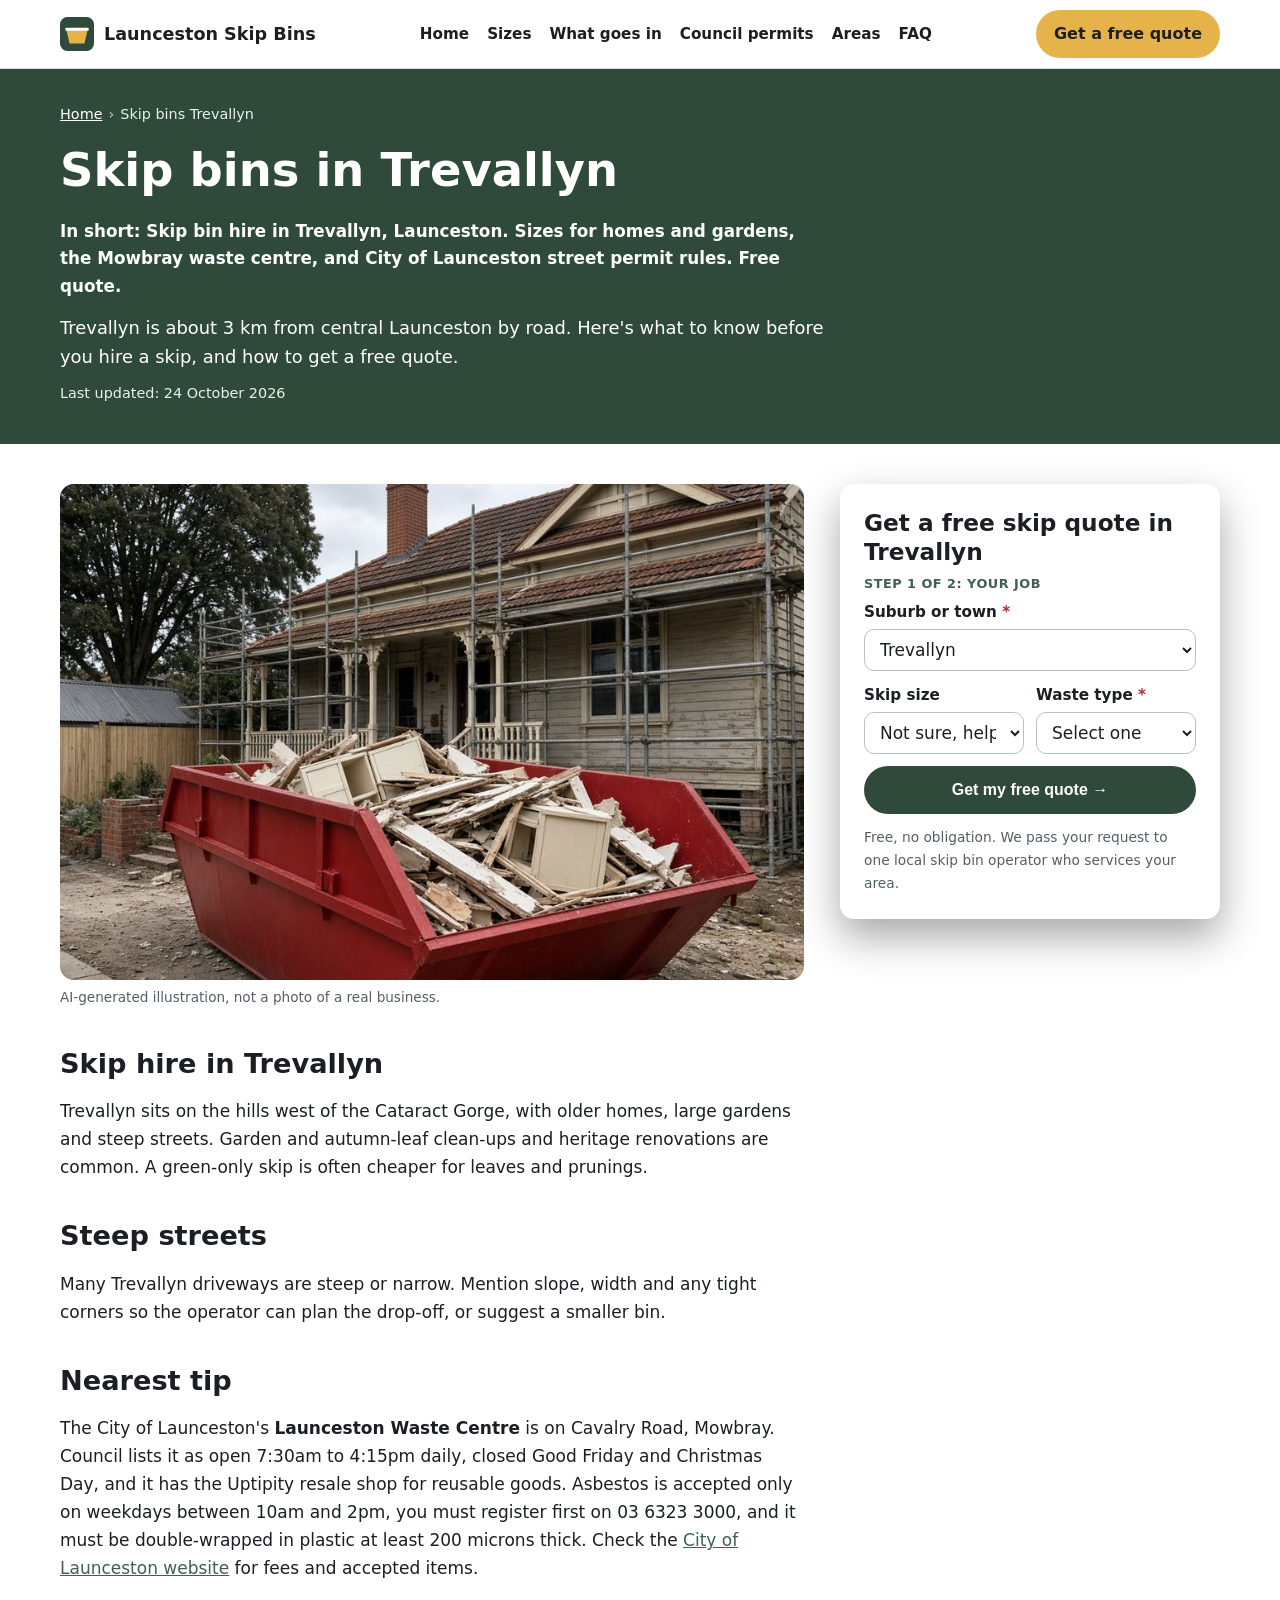
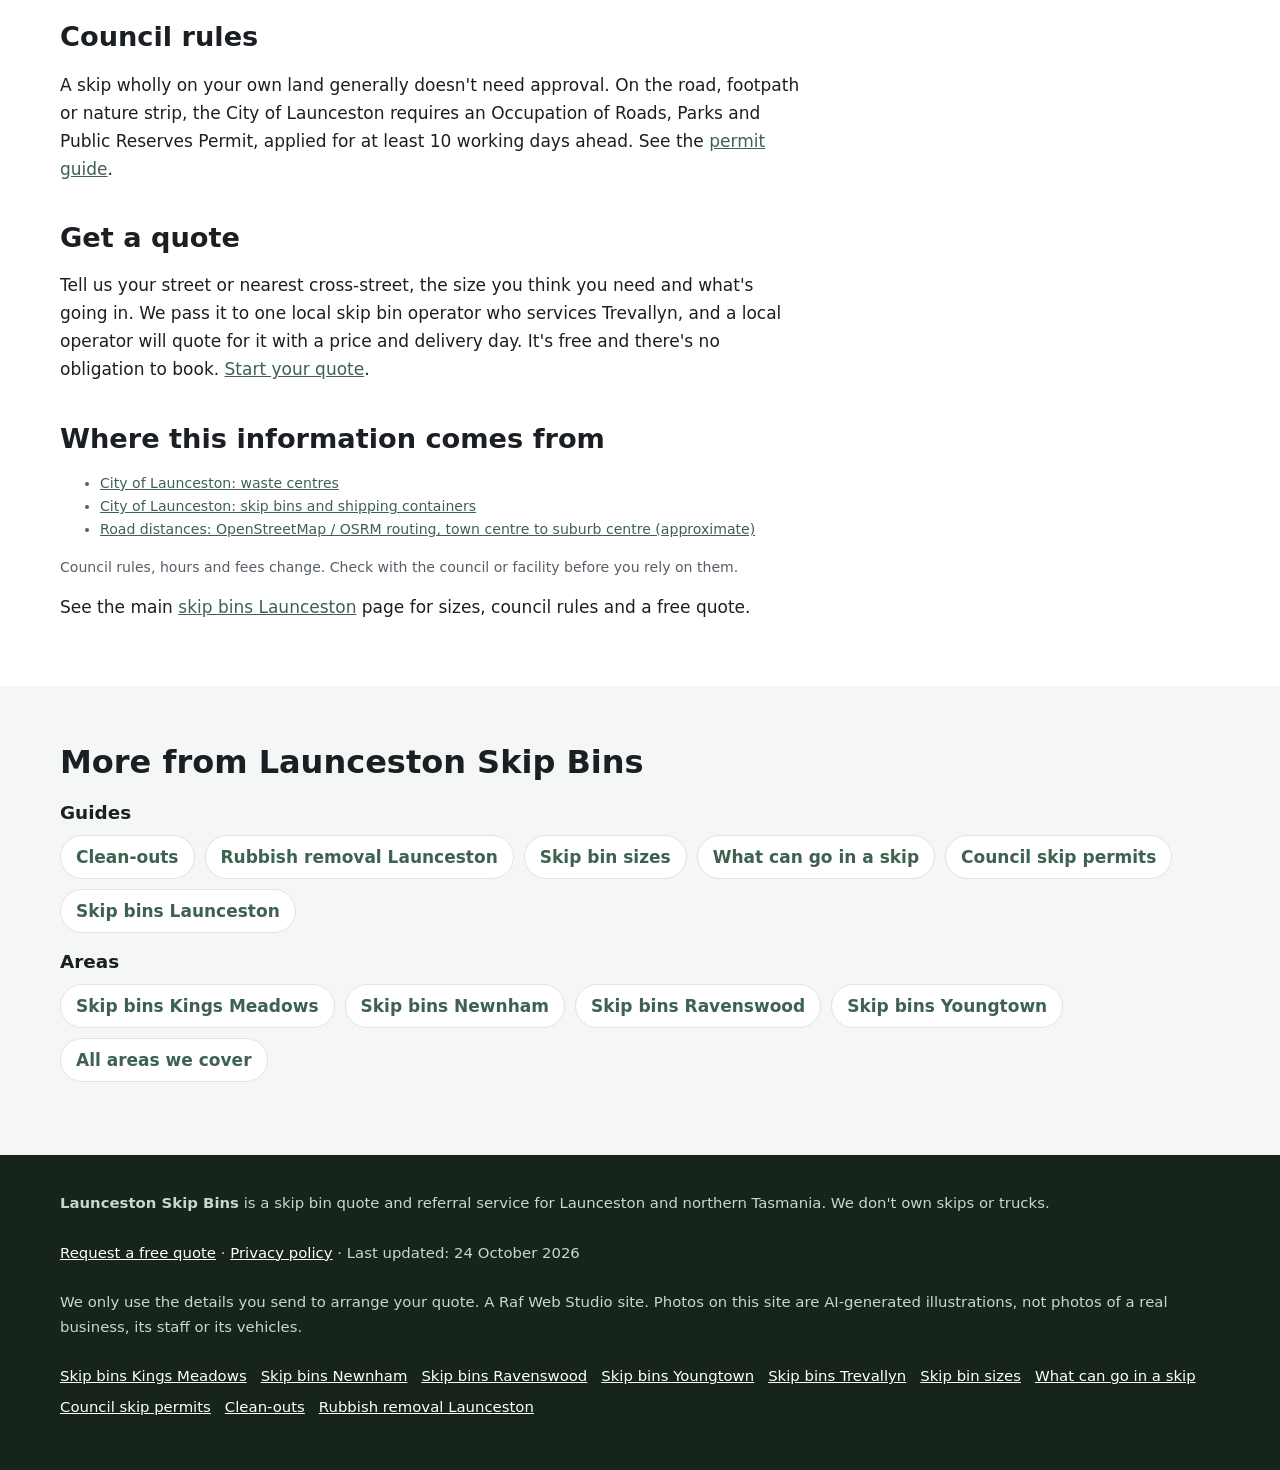
<file: skip-bins-trevallyn/index.html>
<!doctype html>
<html lang="en-AU">
<head>
<meta charset="utf-8">
<!-- Search Console verification meta tag goes here once the property is created -->
<meta name="viewport" content="width=device-width, initial-scale=1">
<title>Skip Bins Trevallyn | Free Skip Bin Hire Quotes, Trevallyn Launceston</title>
<meta name="description" content="Skip bin hire in Trevallyn, Launceston. Sizes for homes and gardens, the Mowbray waste centre, and City of Launceston street permit rules. Free quote.">
<link rel="canonical" href="https://launcestonskipbins.com/skip-bins-trevallyn/">
<link rel="icon" href="/favicon.svg" type="image/svg+xml">
<meta name="theme-color" content="#2f4a3a">
<meta property="og:type" content="article">
<meta property="og:locale" content="en_AU">
<meta property="og:site_name" content="Launceston Skip Bins">
<meta property="og:title" content="Skip Bins Trevallyn | Free Skip Bin Hire Quotes, Trevallyn Launceston">
<meta property="og:description" content="Skip bin hire in Trevallyn, Launceston. Sizes for homes and gardens, the Mowbray waste centre, and City of Launceston street permit rules. Free quote.">
<meta property="og:url" content="https://launcestonskipbins.com/skip-bins-trevallyn/">
<meta property="og:image" content="https://launcestonskipbins.com/img/hero.jpg">
<meta name="twitter:card" content="summary_large_image">
<script>document.documentElement.classList.add('js')</script>
<link rel="stylesheet" href="/styles.css">

<!-- Google tag (gtag.js) -->
<script async src="https://www.googletagmanager.com/gtag/js?id=G-PCJY5HW9KF"></script>
<script>
  window.dataLayer = window.dataLayer || [];
  function gtag(){dataLayer.push(arguments);}
  gtag('js', new Date());
  gtag('config', 'G-PCJY5HW9KF');
</script>

<script type="application/ld+json">
{
 "@context": "https://schema.org",
 "@type": "WebPage",
 "@id": "https://launcestonskipbins.com/skip-bins-trevallyn/#webpage",
 "url": "https://launcestonskipbins.com/skip-bins-trevallyn/",
 "name": "Skip Bins Trevallyn | Free Skip Bin Hire Quotes, Trevallyn Launceston",
 "description": "Skip bin hire in Trevallyn, Launceston. Sizes for homes and gardens, the Mowbray waste centre, and City of Launceston street permit rules. Free quote.",
 "inLanguage": "en-AU",
 "dateModified": "2026-10-24",
 "isPartOf": {
  "@id": "https://launcestonskipbins.com/#website"
 }
}
</script>
<script type="application/ld+json">
{
 "@context": "https://schema.org",
 "@type": "BreadcrumbList",
 "itemListElement": [
  {
   "@type": "ListItem",
   "position": 1,
   "name": "Home",
   "item": "https://launcestonskipbins.com/"
  },
  {
   "@type": "ListItem",
   "position": 2,
   "name": "Skip bins Trevallyn",
   "item": "https://launcestonskipbins.com/skip-bins-trevallyn/"
  }
 ]
}
</script>
<script type="application/ld+json">
{
 "@context": "https://schema.org",
 "@type": "Service",
 "@id": "https://launcestonskipbins.com/skip-bins-trevallyn/#service",
 "name": "Skip bin hire quotes in Trevallyn",
 "serviceType": "Skip bin hire",
 "description": "Skip bin hire in Trevallyn, Launceston. Sizes for homes and gardens, the Mowbray waste centre, and City of Launceston street permit rules. Free quote.",
 "url": "https://launcestonskipbins.com/skip-bins-trevallyn/",
 "provider": {
  "@type": "Organization",
  "name": "Launceston Skip Bins",
  "url": "https://launcestonskipbins.com/"
 },
 "areaServed": [
  {
   "@type": "Place",
   "name": "Trevallyn, TAS"
  }
 ]
}
</script>
</head>
<body>
<a class="skip-link" href="#main">Skip to content</a>

<header class="site-header">
  <div class="wrap">
    <a class="brand" href="/" aria-label="Launceston Skip Bins home">
      <svg viewBox="0 0 64 64" aria-hidden="true"><rect width="64" height="64" rx="14" fill="#2f4a3a"/><path d="M12 24h40l-6 26H18z" fill="#e6b34a"/><rect x="10" y="20" width="44" height="6" rx="2" fill="#fff"/></svg>
      Launceston Skip Bins
    </a>
    <nav class="nav" aria-label="Main">
      <a href="/">Home</a>
      <a href="/skip-bin-sizes/">Sizes</a>
      <a href="/what-can-go-in-a-skip/">What goes in</a>
      <a href="/skip-bin-council-permit/">Council permits</a>
      <a href="/#areas">Areas</a>
      <a href="/#faq">FAQ</a>
    </nav>
    <a class="btn btn-call header-call" href="#quote">Get a free quote</a>
  </div>
</header>

<main id="main">
<section class="page-hero" aria-labelledby="h1">
  <div class="wrap">
    <nav class="crumbs" aria-label="Breadcrumb"><ol><li><a href="https://launcestonskipbins.com/">Home</a></li><li aria-current="page">Skip bins Trevallyn</li></ol></nav>
    <h1 id="h1">Skip bins in Trevallyn</h1>
    <p class="summary">In short: Skip bin hire in Trevallyn, Launceston. Sizes for homes and gardens, the Mowbray waste centre, and City of Launceston street permit rules. Free quote.</p>
    <p class="lead">Trevallyn is about 3 km from central Launceston by road. Here's what to know before you hire a skip, and how to get a free quote.</p>
    <p class="updated">Last updated: 24 October 2026</p>
  </div>
</section>
<div class="wrap page-grid">
  <article class="page-body">
<figure><img src="/img/card-reno.jpg" width="900" height="600" style="aspect-ratio:3/2;object-fit:cover" alt="Illustration of a skip bin outside a house under renovation" decoding="async"><figcaption>AI-generated illustration, not a photo of a real business.</figcaption></figure>
<h2>Skip hire in Trevallyn</h2>
<p>Trevallyn sits on the hills west of the Cataract Gorge, with older homes, large gardens and steep streets. Garden and autumn-leaf clean-ups and heritage renovations are common. A green-only skip is often cheaper for leaves and prunings.</p>
<h2>Steep streets</h2>
<p>Many Trevallyn driveways are steep or narrow. Mention slope, width and any tight corners so the operator can plan the drop-off, or suggest a smaller bin.</p>
<h2>Nearest tip</h2>
<p>The City of Launceston's <strong>Launceston Waste Centre</strong> is on Cavalry Road, Mowbray. Council lists it as open 7:30am to 4:15pm daily, closed Good Friday and Christmas Day, and it has the Uptipity resale shop for reusable goods. Asbestos is accepted only on weekdays between 10am and 2pm, you must register first on 03 6323 3000, and it must be double-wrapped in plastic at least 200 microns thick. Check the <a href="https://www.launceston.tas.gov.au/" rel="noopener">City of Launceston website</a> for fees and accepted items.</p>
<h2>Council rules</h2>
<p>A skip wholly on your own land generally doesn't need approval. On the road, footpath or nature strip, the City of Launceston requires an Occupation of Roads, Parks and Public Reserves Permit, applied for at least 10 working days ahead. See the <a href="/skip-bin-council-permit/">permit guide</a>.</p>
<h2>Get a quote</h2>
<p>Tell us your street or nearest cross-street, the size you think you need and what's going in. We pass it to one local skip bin operator who services Trevallyn, and a local operator will quote for it with a price and delivery day. It's free and there's no obligation to book. <a href="#quote">Start your quote</a>.</p>
<h2>Where this information comes from</h2>
<ul class="sources"><li><a href="https://www.launceston.tas.gov.au/Natural-Environment-and-Waste/Waste-and-Recycling/Waste-Centres" rel="noopener">City of Launceston: waste centres</a></li><li><a href="https://www.launceston.tas.gov.au/Natural-Environment-and-Waste/Skip-Bins-and-Shipping-Containers" rel="noopener">City of Launceston: skip bins and shipping containers</a></li><li><a href="https://www.openstreetmap.org/" rel="noopener">Road distances: OpenStreetMap / OSRM routing, town centre to suburb centre (approximate)</a></li></ul>
<p class="sources">Council rules, hours and fees change. Check with the council or facility before you rely on them.</p>

<p class="home-link">See the main <a href="/">skip bins Launceston</a> page for sizes, council rules and a free quote.</p>
  </article>
  <aside class="page-aside">
    <div class="hero-form-card" id="quote">
      <h2 id="quote-h">Get a free skip quote in Trevallyn</h2>
      <form class="quote-form two-step" id="quote-form" action="https://formsubmit.co/quotes@launcestonskipbins.com" method="post" novalidate>
        <input type="hidden" name="_subject" value="New quote request – launcestonskipbins.com">
        <input type="hidden" name="_captcha" value="true">
        <input type="hidden" name="_template" value="table">
        <input type="hidden" name="_next" value="https://launcestonskipbins.com/thanks.html">
        <input type="hidden" name="_autoresponse" value="Thanks for your skip bin request. We&#x27;ve received it and are passing it to a local operator, who&#x27;ll be in touch shortly with availability and a price.">
        <input type="text" name="_honey" style="display:none" tabindex="-1" autocomplete="off" aria-hidden="true">
        <input type="hidden" name="source" value="launcestonskipbins.com">
        <input type="hidden" name="page" value="/skip-bins-trevallyn/">
        <fieldset class="step step-1">
          <legend class="step-label">Step 1 of 2: your job</legend>
          <div class="full"><label for="suburb">Suburb or town <span class="req" aria-hidden="true">*</span></label>
            <select id="suburb" name="suburb" required><option value="">Choose your suburb</option><option>Launceston</option><option>East Launceston</option><option>South Launceston</option><option>West Launceston</option><option>Invermay</option><option>Mowbray</option><option>Newstead</option><option>Newnham</option><option>Kings Meadows</option><option>Youngtown</option><option>Summerhill</option><option>Norwood</option><option>Punchbowl</option><option>Prospect</option><option>Ravenswood</option><option>Rocherlea</option><option>Waverley</option><option>St Leonards</option><option selected>Trevallyn</option><option>Lilydale</option><option value="Other">Other (tell us below)</option></select></div>
          <div class="full other-wrap"><label for="suburb_other">Other suburb or town</label><input id="suburb_other" name="suburb_other" type="text" autocomplete="address-level2"></div>
          <div><label for="size">Skip size</label>
            <select id="size" name="skip_size"><option value="Not sure">Not sure, help me choose</option><option>Skip bag (about 1 m³)</option><option>2 m³</option><option>3 m³</option><option>4 m³</option><option>6 m³</option><option>8 m³</option><option>9 m³</option><option>10–12 m³</option><option>Larger / hook-lift</option></select></div>
          <div><label for="waste">Waste type <span class="req" aria-hidden="true">*</span></label>
            <select id="waste" name="waste_type" required><option value="">Select one</option><option>General household</option><option>Green waste</option><option>Mixed renovation / building</option><option>Soil, concrete or bricks</option><option>Mixed, not sure</option><option>May contain asbestos</option></select></div>
          <div class="full js-only"><button class="btn btn-primary btn-block" type="button" id="to-step-2">Get my free quote →</button></div>
          <p class="microcopy full">Free, no obligation. We pass your request to one local skip bin operator who services your area.</p>
          <p class="form-error full" id="step1-error" role="alert" hidden>Please choose your suburb and waste type.</p>
        </fieldset>
        <fieldset class="step step-2" id="step-2">
          <legend class="step-label">Step 2 of 2: your details</legend>
          <div><label for="name">Name <span class="req" aria-hidden="true">*</span></label><input id="name" name="name" type="text" autocomplete="name" required></div>
          <div><label for="phone">Phone <span class="req" aria-hidden="true">*</span></label><input id="phone" name="phone" type="tel" autocomplete="tel" inputmode="tel" required></div>
          <div><label for="email">Email</label><input id="email" name="email" type="email" autocomplete="email"></div>
          <div><label for="date">Delivery date</label><input id="date" name="preferred_date" type="date"></div>
          <div class="full"><label for="message">Anything else?</label><textarea id="message" name="message" rows="2" placeholder="e.g. weatherboard reno, steep driveway, skip on the street, 7 days"></textarea></div>
          <p class="consent full">By sending this form you agree we can share your details with one local skip bin operator so they can quote for your job. See our <a href="/privacy.html">privacy policy</a>.</p>
          <div class="full step2-actions"><button class="btn btn-primary" type="submit">Send my quote request</button><button class="btn-link js-only" type="button" id="back-1">← Back</button></div>
        </fieldset>
      </form>
    </div>
  </aside>
</div>
<section class="alt" aria-labelledby="more-h">
  <div class="wrap">
    <h2 id="more-h">More from Launceston Skip Bins</h2>
    <h3>Guides</h3>
    <ul class="link-list"><li><a href="/clean-outs/">Clean-outs</a></li><li><a href="/rubbish-removal-launceston/">Rubbish removal Launceston</a></li><li><a href="/skip-bin-sizes/">Skip bin sizes</a></li><li><a href="/what-can-go-in-a-skip/">What can go in a skip</a></li><li><a href="/skip-bin-council-permit/">Council skip permits</a></li><li><a href="/">Skip bins Launceston</a></li></ul>
    <h3>Areas</h3>
    <ul class="link-list"><li><a href="/skip-bins-kings-meadows/">Skip bins Kings Meadows</a></li><li><a href="/skip-bins-newnham/">Skip bins Newnham</a></li><li><a href="/skip-bins-ravenswood/">Skip bins Ravenswood</a></li><li><a href="/skip-bins-youngtown/">Skip bins Youngtown</a></li><li><a href="/#areas">All areas we cover</a></li></ul>
  </div>
</section>
</main>

<footer class="site-footer">
  <div class="wrap">
    <p><strong>Launceston Skip Bins</strong> is a skip bin quote and referral service for Launceston and northern Tasmania. We don't own skips or trucks.</p>
    <p><a href="#quote">Request a free quote</a> · <a href="/privacy.html">Privacy policy</a> · Last updated: 24 October 2026</p>
    <p>We only use the details you send to arrange your quote. A Raf Web Studio site. Photos on this site are AI-generated illustrations, not photos of a real business, its staff or its vehicles.</p>
    <p class="footer-links"><a href="/skip-bins-kings-meadows/">Skip bins Kings Meadows</a> <a href="/skip-bins-newnham/">Skip bins Newnham</a> <a href="/skip-bins-ravenswood/">Skip bins Ravenswood</a> <a href="/skip-bins-youngtown/">Skip bins Youngtown</a> <a href="/skip-bins-trevallyn/">Skip bins Trevallyn</a> <a href="/skip-bin-sizes/">Skip bin sizes</a> <a href="/what-can-go-in-a-skip/">What can go in a skip</a> <a href="/skip-bin-council-permit/">Council skip permits</a> <a href="/clean-outs/">Clean-outs</a> <a href="/rubbish-removal-launceston/">Rubbish removal Launceston</a></p>
  </div>
</footer>

<div class="mobile-call" aria-label="Quick contact">
  <a class="btn btn-call" href="#quote">Get a free quote</a>
</div>
<script src="/form.js" defer></script>
</body>
</html>
</file>
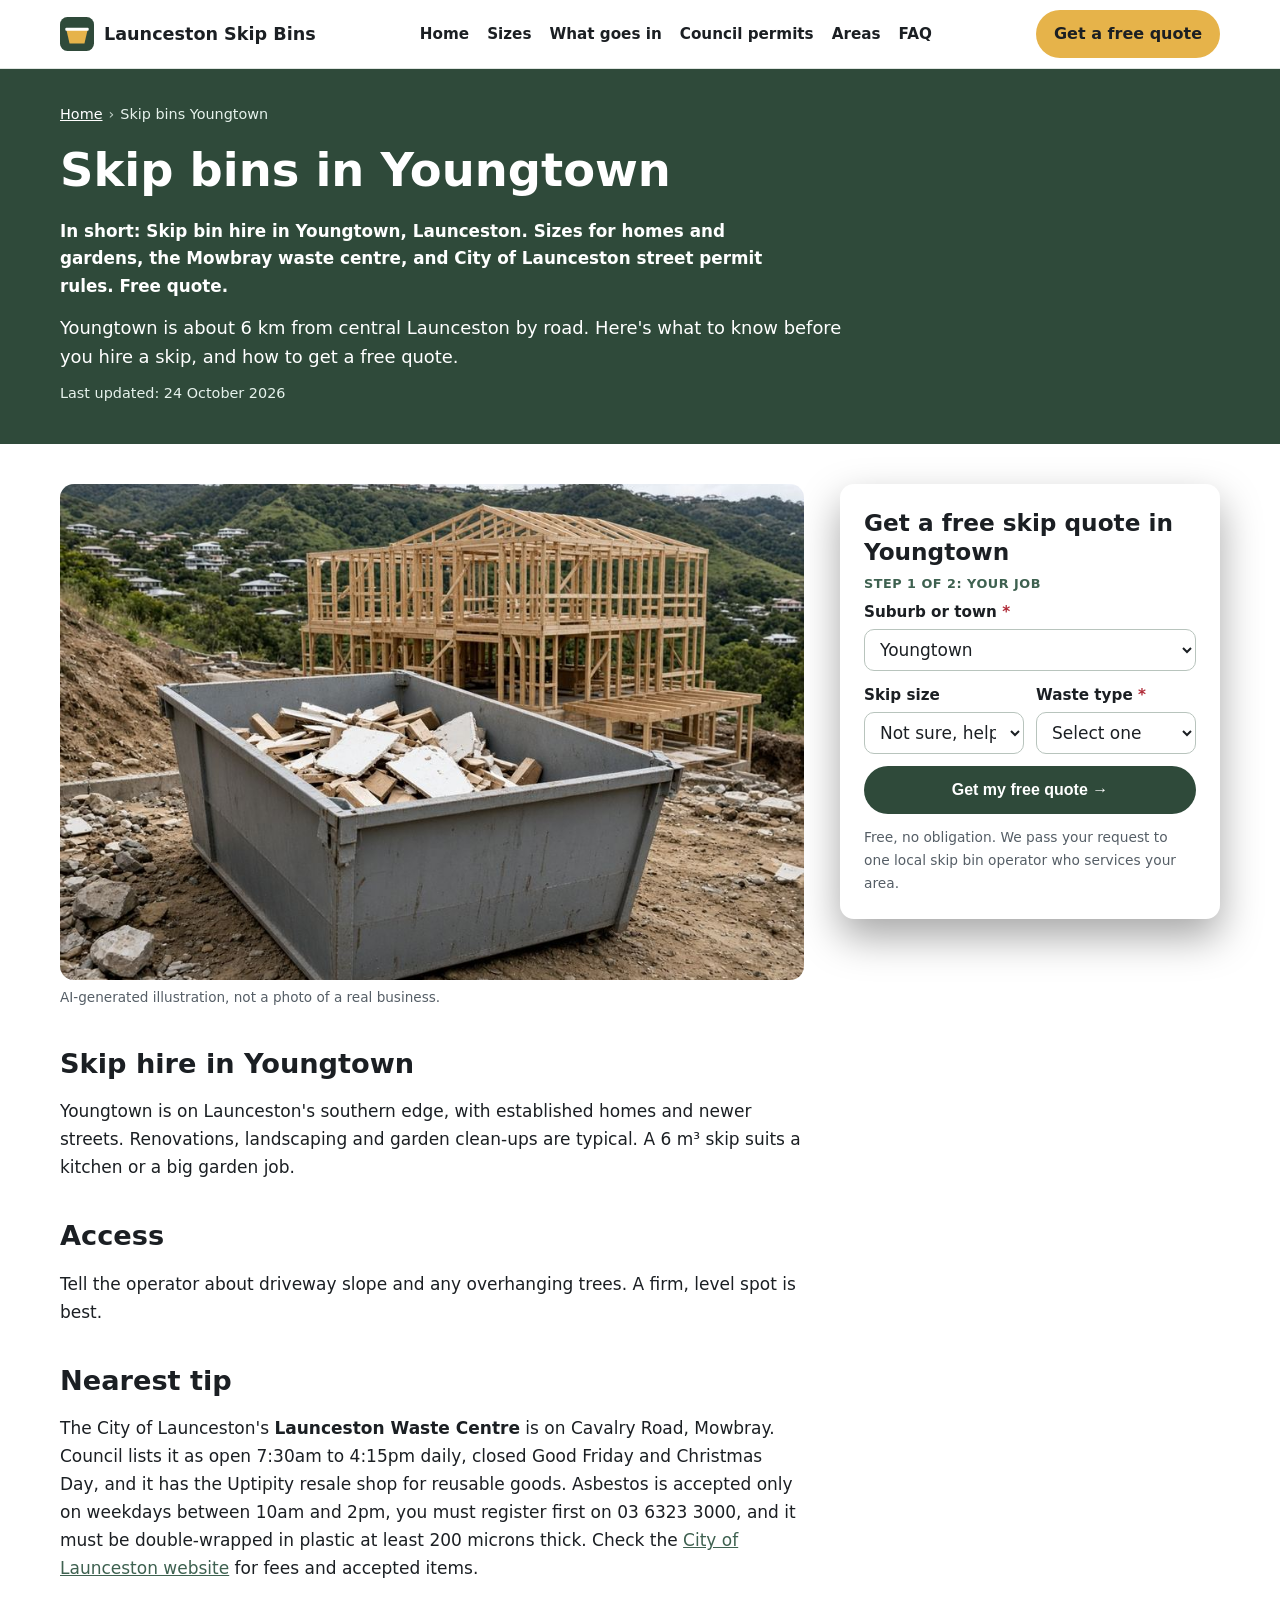
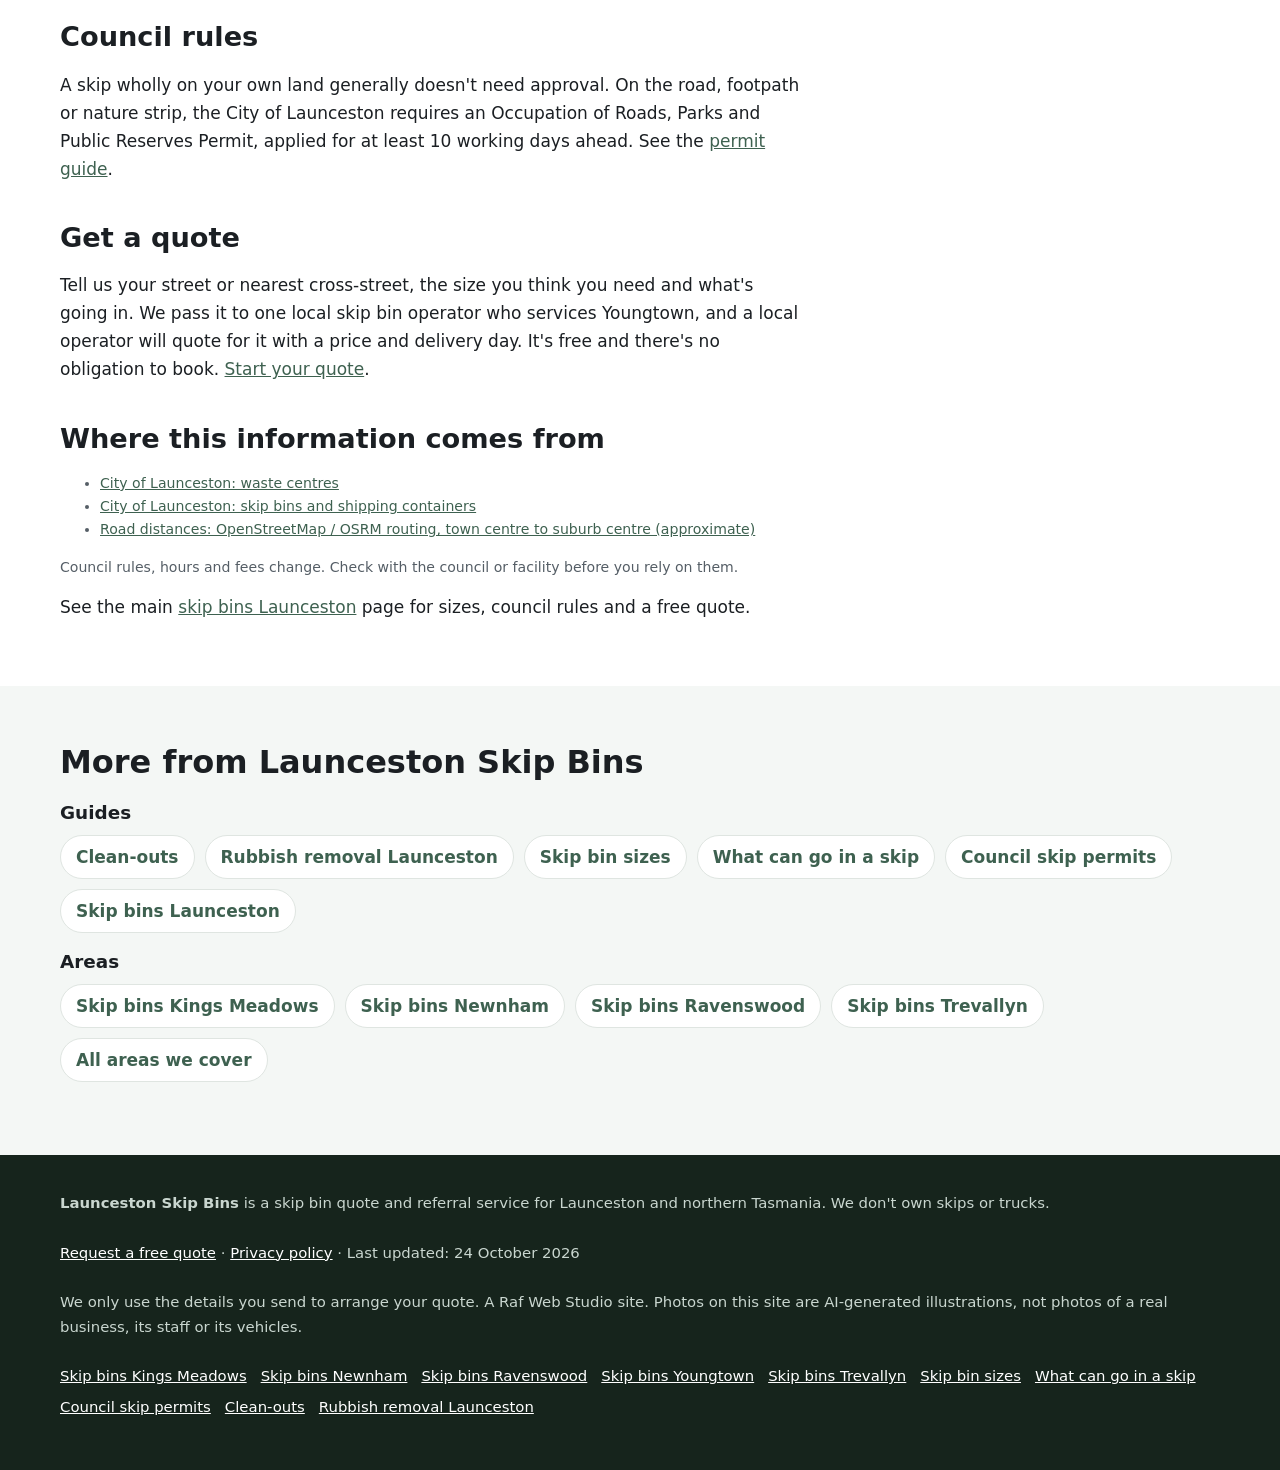
<file: skip-bins-youngtown/index.html>
<!doctype html>
<html lang="en-AU">
<head>
<meta charset="utf-8">
<!-- Search Console verification meta tag goes here once the property is created -->
<meta name="viewport" content="width=device-width, initial-scale=1">
<title>Skip Bins Youngtown | Free Skip Bin Hire Quotes, Youngtown Launceston</title>
<meta name="description" content="Skip bin hire in Youngtown, Launceston. Sizes for homes and gardens, the Mowbray waste centre, and City of Launceston street permit rules. Free quote.">
<link rel="canonical" href="https://launcestonskipbins.com/skip-bins-youngtown/">
<link rel="icon" href="/favicon.svg" type="image/svg+xml">
<meta name="theme-color" content="#2f4a3a">
<meta property="og:type" content="article">
<meta property="og:locale" content="en_AU">
<meta property="og:site_name" content="Launceston Skip Bins">
<meta property="og:title" content="Skip Bins Youngtown | Free Skip Bin Hire Quotes, Youngtown Launceston">
<meta property="og:description" content="Skip bin hire in Youngtown, Launceston. Sizes for homes and gardens, the Mowbray waste centre, and City of Launceston street permit rules. Free quote.">
<meta property="og:url" content="https://launcestonskipbins.com/skip-bins-youngtown/">
<meta property="og:image" content="https://launcestonskipbins.com/img/hero.jpg">
<meta name="twitter:card" content="summary_large_image">
<script>document.documentElement.classList.add('js')</script>
<link rel="stylesheet" href="/styles.css">

<!-- Google tag (gtag.js) -->
<script async src="https://www.googletagmanager.com/gtag/js?id=G-PCJY5HW9KF"></script>
<script>
  window.dataLayer = window.dataLayer || [];
  function gtag(){dataLayer.push(arguments);}
  gtag('js', new Date());
  gtag('config', 'G-PCJY5HW9KF');
</script>

<script type="application/ld+json">
{
 "@context": "https://schema.org",
 "@type": "WebPage",
 "@id": "https://launcestonskipbins.com/skip-bins-youngtown/#webpage",
 "url": "https://launcestonskipbins.com/skip-bins-youngtown/",
 "name": "Skip Bins Youngtown | Free Skip Bin Hire Quotes, Youngtown Launceston",
 "description": "Skip bin hire in Youngtown, Launceston. Sizes for homes and gardens, the Mowbray waste centre, and City of Launceston street permit rules. Free quote.",
 "inLanguage": "en-AU",
 "dateModified": "2026-10-24",
 "isPartOf": {
  "@id": "https://launcestonskipbins.com/#website"
 }
}
</script>
<script type="application/ld+json">
{
 "@context": "https://schema.org",
 "@type": "BreadcrumbList",
 "itemListElement": [
  {
   "@type": "ListItem",
   "position": 1,
   "name": "Home",
   "item": "https://launcestonskipbins.com/"
  },
  {
   "@type": "ListItem",
   "position": 2,
   "name": "Skip bins Youngtown",
   "item": "https://launcestonskipbins.com/skip-bins-youngtown/"
  }
 ]
}
</script>
<script type="application/ld+json">
{
 "@context": "https://schema.org",
 "@type": "Service",
 "@id": "https://launcestonskipbins.com/skip-bins-youngtown/#service",
 "name": "Skip bin hire quotes in Youngtown",
 "serviceType": "Skip bin hire",
 "description": "Skip bin hire in Youngtown, Launceston. Sizes for homes and gardens, the Mowbray waste centre, and City of Launceston street permit rules. Free quote.",
 "url": "https://launcestonskipbins.com/skip-bins-youngtown/",
 "provider": {
  "@type": "Organization",
  "name": "Launceston Skip Bins",
  "url": "https://launcestonskipbins.com/"
 },
 "areaServed": [
  {
   "@type": "Place",
   "name": "Youngtown, TAS"
  }
 ]
}
</script>
</head>
<body>
<a class="skip-link" href="#main">Skip to content</a>

<header class="site-header">
  <div class="wrap">
    <a class="brand" href="/" aria-label="Launceston Skip Bins home">
      <svg viewBox="0 0 64 64" aria-hidden="true"><rect width="64" height="64" rx="14" fill="#2f4a3a"/><path d="M12 24h40l-6 26H18z" fill="#e6b34a"/><rect x="10" y="20" width="44" height="6" rx="2" fill="#fff"/></svg>
      Launceston Skip Bins
    </a>
    <nav class="nav" aria-label="Main">
      <a href="/">Home</a>
      <a href="/skip-bin-sizes/">Sizes</a>
      <a href="/what-can-go-in-a-skip/">What goes in</a>
      <a href="/skip-bin-council-permit/">Council permits</a>
      <a href="/#areas">Areas</a>
      <a href="/#faq">FAQ</a>
    </nav>
    <a class="btn btn-call header-call" href="#quote">Get a free quote</a>
  </div>
</header>

<main id="main">
<section class="page-hero" aria-labelledby="h1">
  <div class="wrap">
    <nav class="crumbs" aria-label="Breadcrumb"><ol><li><a href="https://launcestonskipbins.com/">Home</a></li><li aria-current="page">Skip bins Youngtown</li></ol></nav>
    <h1 id="h1">Skip bins in Youngtown</h1>
    <p class="summary">In short: Skip bin hire in Youngtown, Launceston. Sizes for homes and gardens, the Mowbray waste centre, and City of Launceston street permit rules. Free quote.</p>
    <p class="lead">Youngtown is about 6 km from central Launceston by road. Here's what to know before you hire a skip, and how to get a free quote.</p>
    <p class="updated">Last updated: 24 October 2026</p>
  </div>
</section>
<div class="wrap page-grid">
  <article class="page-body">
<figure><img src="/img/card-build.jpg" width="900" height="600" style="aspect-ratio:3/2;object-fit:cover" alt="Illustration of a skip bin on a hillside building site" decoding="async"><figcaption>AI-generated illustration, not a photo of a real business.</figcaption></figure>
<h2>Skip hire in Youngtown</h2>
<p>Youngtown is on Launceston's southern edge, with established homes and newer streets. Renovations, landscaping and garden clean-ups are typical. A 6 m³ skip suits a kitchen or a big garden job.</p>
<h2>Access</h2>
<p>Tell the operator about driveway slope and any overhanging trees. A firm, level spot is best.</p>
<h2>Nearest tip</h2>
<p>The City of Launceston's <strong>Launceston Waste Centre</strong> is on Cavalry Road, Mowbray. Council lists it as open 7:30am to 4:15pm daily, closed Good Friday and Christmas Day, and it has the Uptipity resale shop for reusable goods. Asbestos is accepted only on weekdays between 10am and 2pm, you must register first on 03 6323 3000, and it must be double-wrapped in plastic at least 200 microns thick. Check the <a href="https://www.launceston.tas.gov.au/" rel="noopener">City of Launceston website</a> for fees and accepted items.</p>
<h2>Council rules</h2>
<p>A skip wholly on your own land generally doesn't need approval. On the road, footpath or nature strip, the City of Launceston requires an Occupation of Roads, Parks and Public Reserves Permit, applied for at least 10 working days ahead. See the <a href="/skip-bin-council-permit/">permit guide</a>.</p>
<h2>Get a quote</h2>
<p>Tell us your street or nearest cross-street, the size you think you need and what's going in. We pass it to one local skip bin operator who services Youngtown, and a local operator will quote for it with a price and delivery day. It's free and there's no obligation to book. <a href="#quote">Start your quote</a>.</p>
<h2>Where this information comes from</h2>
<ul class="sources"><li><a href="https://www.launceston.tas.gov.au/Natural-Environment-and-Waste/Waste-and-Recycling/Waste-Centres" rel="noopener">City of Launceston: waste centres</a></li><li><a href="https://www.launceston.tas.gov.au/Natural-Environment-and-Waste/Skip-Bins-and-Shipping-Containers" rel="noopener">City of Launceston: skip bins and shipping containers</a></li><li><a href="https://www.openstreetmap.org/" rel="noopener">Road distances: OpenStreetMap / OSRM routing, town centre to suburb centre (approximate)</a></li></ul>
<p class="sources">Council rules, hours and fees change. Check with the council or facility before you rely on them.</p>

<p class="home-link">See the main <a href="/">skip bins Launceston</a> page for sizes, council rules and a free quote.</p>
  </article>
  <aside class="page-aside">
    <div class="hero-form-card" id="quote">
      <h2 id="quote-h">Get a free skip quote in Youngtown</h2>
      <form class="quote-form two-step" id="quote-form" action="https://formsubmit.co/quotes@launcestonskipbins.com" method="post" novalidate>
        <input type="hidden" name="_subject" value="New quote request – launcestonskipbins.com">
        <input type="hidden" name="_captcha" value="true">
        <input type="hidden" name="_template" value="table">
        <input type="hidden" name="_next" value="https://launcestonskipbins.com/thanks.html">
        <input type="hidden" name="_autoresponse" value="Thanks for your skip bin request. We&#x27;ve received it and are passing it to a local operator, who&#x27;ll be in touch shortly with availability and a price.">
        <input type="text" name="_honey" style="display:none" tabindex="-1" autocomplete="off" aria-hidden="true">
        <input type="hidden" name="source" value="launcestonskipbins.com">
        <input type="hidden" name="page" value="/skip-bins-youngtown/">
        <fieldset class="step step-1">
          <legend class="step-label">Step 1 of 2: your job</legend>
          <div class="full"><label for="suburb">Suburb or town <span class="req" aria-hidden="true">*</span></label>
            <select id="suburb" name="suburb" required><option value="">Choose your suburb</option><option>Launceston</option><option>East Launceston</option><option>South Launceston</option><option>West Launceston</option><option>Invermay</option><option>Mowbray</option><option>Newstead</option><option>Newnham</option><option>Kings Meadows</option><option selected>Youngtown</option><option>Summerhill</option><option>Norwood</option><option>Punchbowl</option><option>Prospect</option><option>Ravenswood</option><option>Rocherlea</option><option>Waverley</option><option>St Leonards</option><option>Trevallyn</option><option>Lilydale</option><option value="Other">Other (tell us below)</option></select></div>
          <div class="full other-wrap"><label for="suburb_other">Other suburb or town</label><input id="suburb_other" name="suburb_other" type="text" autocomplete="address-level2"></div>
          <div><label for="size">Skip size</label>
            <select id="size" name="skip_size"><option value="Not sure">Not sure, help me choose</option><option>Skip bag (about 1 m³)</option><option>2 m³</option><option>3 m³</option><option>4 m³</option><option>6 m³</option><option>8 m³</option><option>9 m³</option><option>10–12 m³</option><option>Larger / hook-lift</option></select></div>
          <div><label for="waste">Waste type <span class="req" aria-hidden="true">*</span></label>
            <select id="waste" name="waste_type" required><option value="">Select one</option><option>General household</option><option>Green waste</option><option>Mixed renovation / building</option><option>Soil, concrete or bricks</option><option>Mixed, not sure</option><option>May contain asbestos</option></select></div>
          <div class="full js-only"><button class="btn btn-primary btn-block" type="button" id="to-step-2">Get my free quote →</button></div>
          <p class="microcopy full">Free, no obligation. We pass your request to one local skip bin operator who services your area.</p>
          <p class="form-error full" id="step1-error" role="alert" hidden>Please choose your suburb and waste type.</p>
        </fieldset>
        <fieldset class="step step-2" id="step-2">
          <legend class="step-label">Step 2 of 2: your details</legend>
          <div><label for="name">Name <span class="req" aria-hidden="true">*</span></label><input id="name" name="name" type="text" autocomplete="name" required></div>
          <div><label for="phone">Phone <span class="req" aria-hidden="true">*</span></label><input id="phone" name="phone" type="tel" autocomplete="tel" inputmode="tel" required></div>
          <div><label for="email">Email</label><input id="email" name="email" type="email" autocomplete="email"></div>
          <div><label for="date">Delivery date</label><input id="date" name="preferred_date" type="date"></div>
          <div class="full"><label for="message">Anything else?</label><textarea id="message" name="message" rows="2" placeholder="e.g. weatherboard reno, steep driveway, skip on the street, 7 days"></textarea></div>
          <p class="consent full">By sending this form you agree we can share your details with one local skip bin operator so they can quote for your job. See our <a href="/privacy.html">privacy policy</a>.</p>
          <div class="full step2-actions"><button class="btn btn-primary" type="submit">Send my quote request</button><button class="btn-link js-only" type="button" id="back-1">← Back</button></div>
        </fieldset>
      </form>
    </div>
  </aside>
</div>
<section class="alt" aria-labelledby="more-h">
  <div class="wrap">
    <h2 id="more-h">More from Launceston Skip Bins</h2>
    <h3>Guides</h3>
    <ul class="link-list"><li><a href="/clean-outs/">Clean-outs</a></li><li><a href="/rubbish-removal-launceston/">Rubbish removal Launceston</a></li><li><a href="/skip-bin-sizes/">Skip bin sizes</a></li><li><a href="/what-can-go-in-a-skip/">What can go in a skip</a></li><li><a href="/skip-bin-council-permit/">Council skip permits</a></li><li><a href="/">Skip bins Launceston</a></li></ul>
    <h3>Areas</h3>
    <ul class="link-list"><li><a href="/skip-bins-kings-meadows/">Skip bins Kings Meadows</a></li><li><a href="/skip-bins-newnham/">Skip bins Newnham</a></li><li><a href="/skip-bins-ravenswood/">Skip bins Ravenswood</a></li><li><a href="/skip-bins-trevallyn/">Skip bins Trevallyn</a></li><li><a href="/#areas">All areas we cover</a></li></ul>
  </div>
</section>
</main>

<footer class="site-footer">
  <div class="wrap">
    <p><strong>Launceston Skip Bins</strong> is a skip bin quote and referral service for Launceston and northern Tasmania. We don't own skips or trucks.</p>
    <p><a href="#quote">Request a free quote</a> · <a href="/privacy.html">Privacy policy</a> · Last updated: 24 October 2026</p>
    <p>We only use the details you send to arrange your quote. A Raf Web Studio site. Photos on this site are AI-generated illustrations, not photos of a real business, its staff or its vehicles.</p>
    <p class="footer-links"><a href="/skip-bins-kings-meadows/">Skip bins Kings Meadows</a> <a href="/skip-bins-newnham/">Skip bins Newnham</a> <a href="/skip-bins-ravenswood/">Skip bins Ravenswood</a> <a href="/skip-bins-youngtown/">Skip bins Youngtown</a> <a href="/skip-bins-trevallyn/">Skip bins Trevallyn</a> <a href="/skip-bin-sizes/">Skip bin sizes</a> <a href="/what-can-go-in-a-skip/">What can go in a skip</a> <a href="/skip-bin-council-permit/">Council skip permits</a> <a href="/clean-outs/">Clean-outs</a> <a href="/rubbish-removal-launceston/">Rubbish removal Launceston</a></p>
  </div>
</footer>

<div class="mobile-call" aria-label="Quick contact">
  <a class="btn btn-call" href="#quote">Get a free quote</a>
</div>
<script src="/form.js" defer></script>
</body>
</html>
</file>
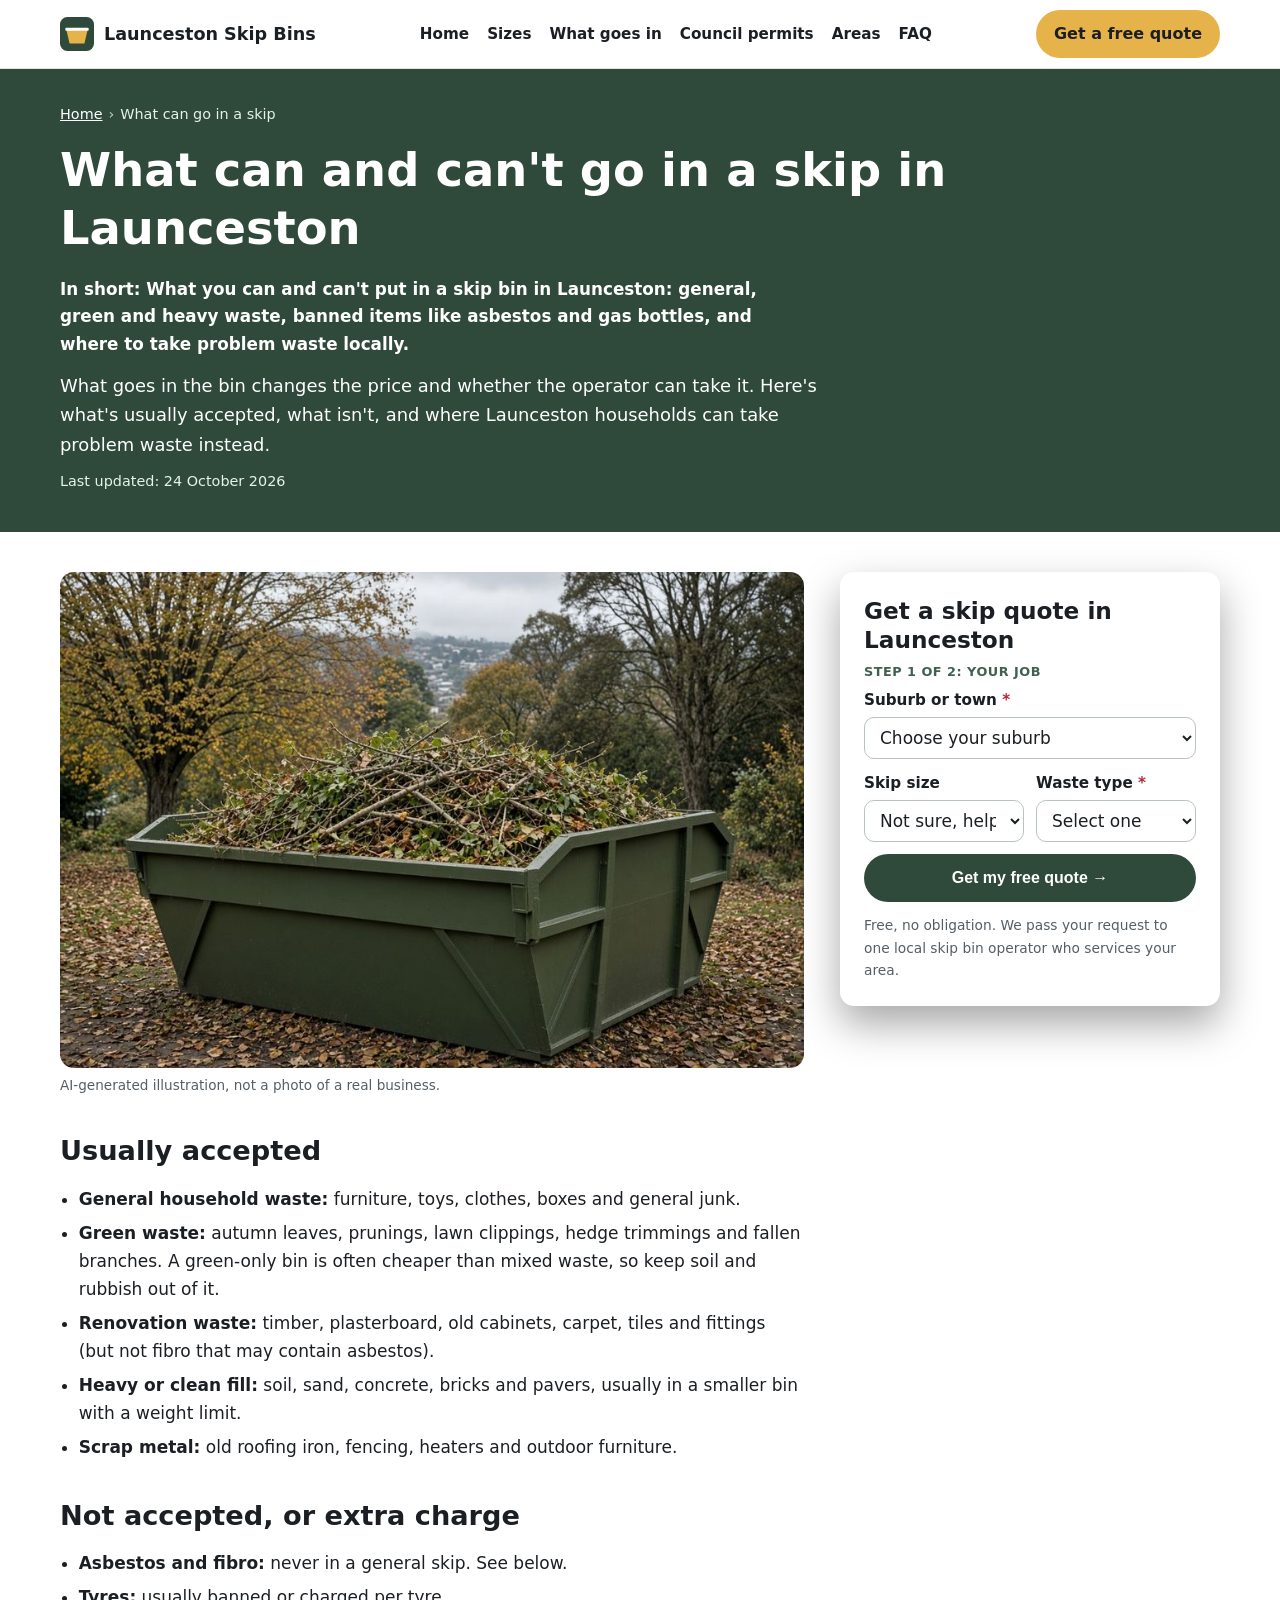
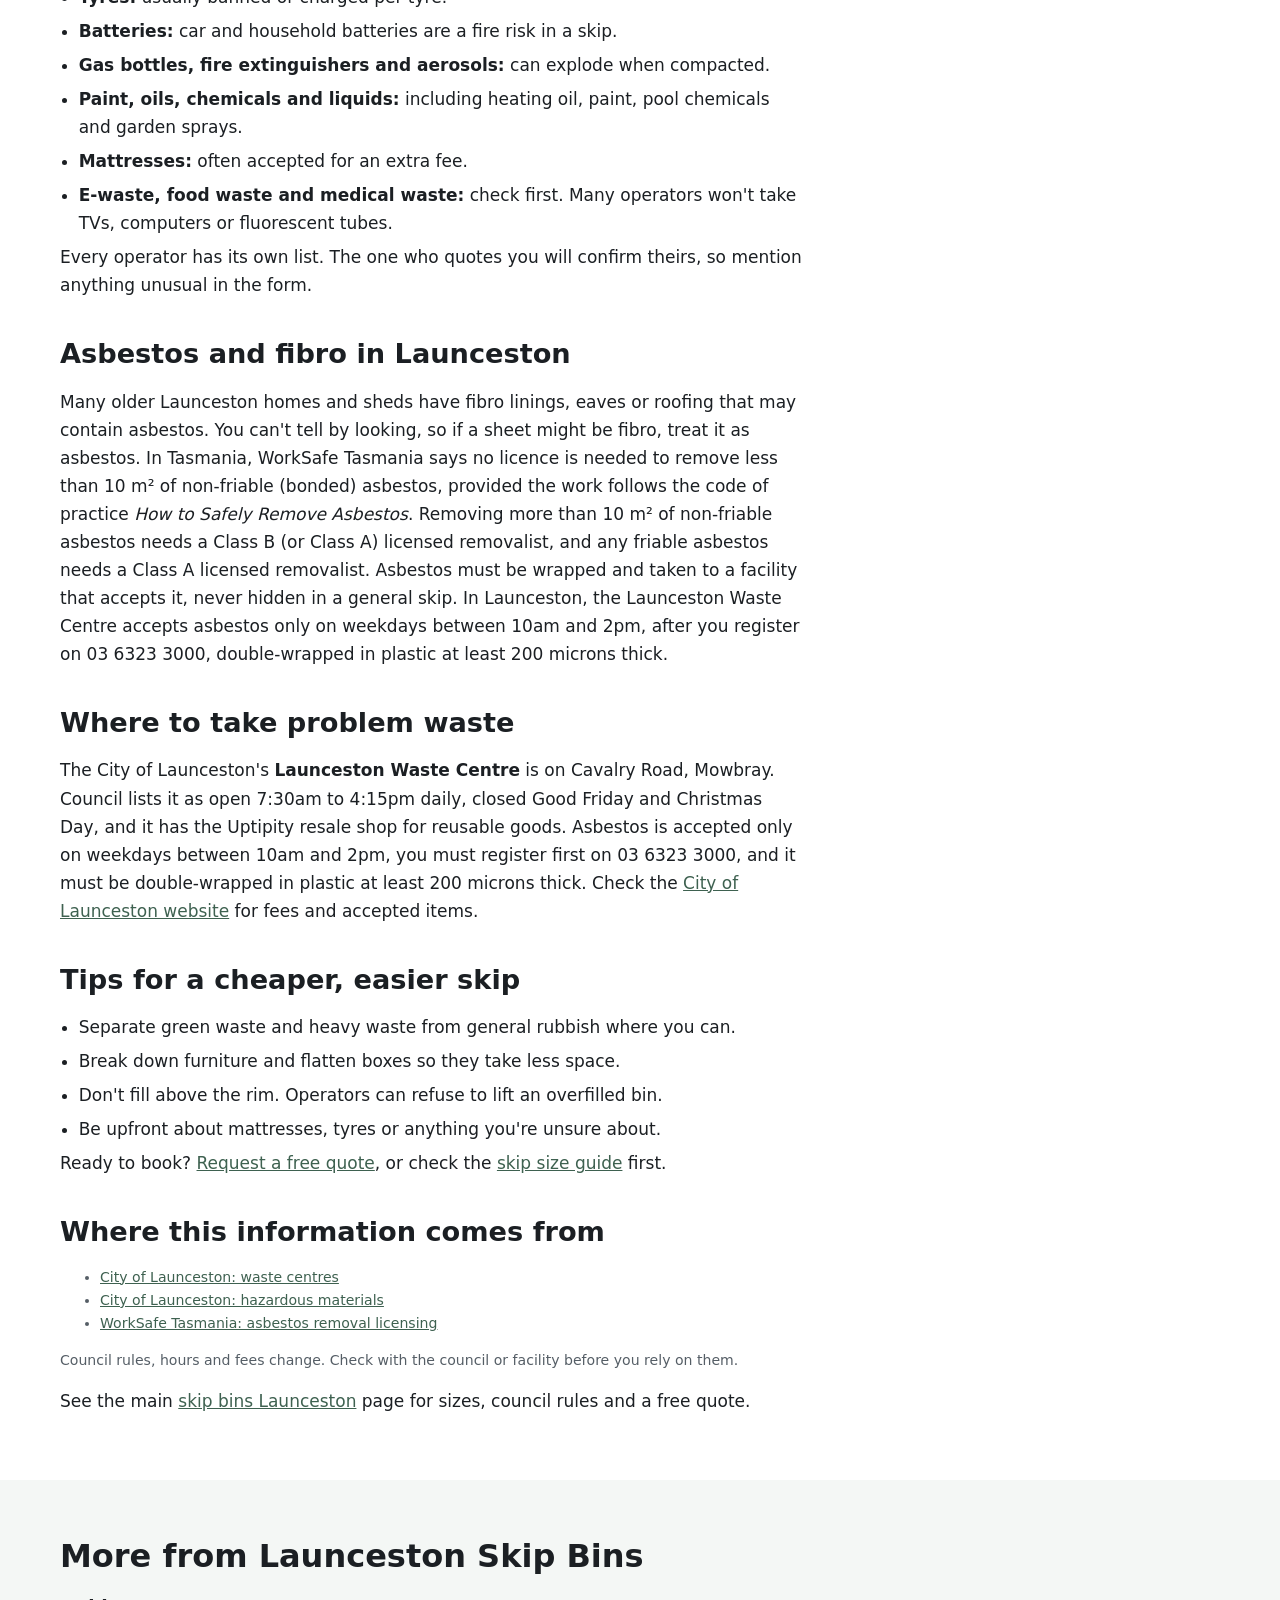
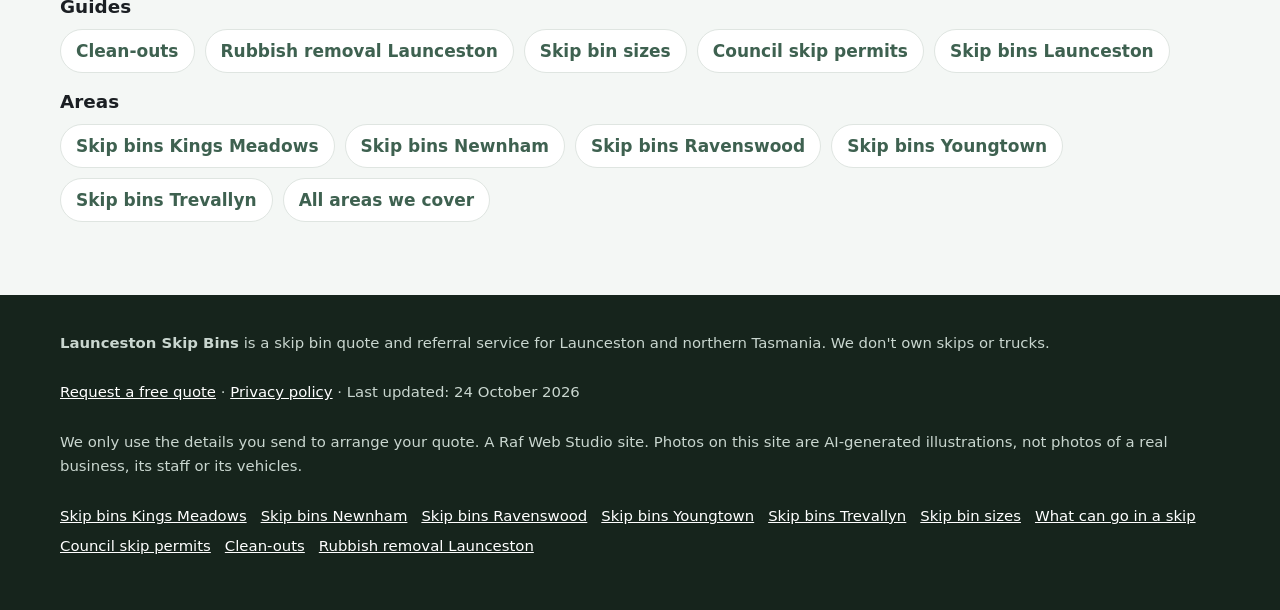
<file: what-can-go-in-a-skip/index.html>
<!doctype html>
<html lang="en-AU">
<head>
<meta charset="utf-8">
<!-- Search Console verification meta tag goes here once the property is created -->
<meta name="viewport" content="width=device-width, initial-scale=1">
<title>What Can Go in a Skip Bin in Launceston? Accepted &amp; Banned Items</title>
<meta name="description" content="What you can and can&#x27;t put in a skip bin in Launceston: general, green and heavy waste, banned items like asbestos and gas bottles, and where to take problem waste locally.">
<link rel="canonical" href="https://launcestonskipbins.com/what-can-go-in-a-skip/">
<link rel="icon" href="/favicon.svg" type="image/svg+xml">
<meta name="theme-color" content="#2f4a3a">
<meta property="og:type" content="article">
<meta property="og:locale" content="en_AU">
<meta property="og:site_name" content="Launceston Skip Bins">
<meta property="og:title" content="What Can Go in a Skip Bin in Launceston? Accepted &amp; Banned Items">
<meta property="og:description" content="What you can and can&#x27;t put in a skip bin in Launceston: general, green and heavy waste, banned items like asbestos and gas bottles, and where to take problem waste locally.">
<meta property="og:url" content="https://launcestonskipbins.com/what-can-go-in-a-skip/">
<meta property="og:image" content="https://launcestonskipbins.com/img/hero.jpg">
<meta name="twitter:card" content="summary_large_image">
<script>document.documentElement.classList.add('js')</script>
<link rel="stylesheet" href="/styles.css">

<!-- Google tag (gtag.js) -->
<script async src="https://www.googletagmanager.com/gtag/js?id=G-PCJY5HW9KF"></script>
<script>
  window.dataLayer = window.dataLayer || [];
  function gtag(){dataLayer.push(arguments);}
  gtag('js', new Date());
  gtag('config', 'G-PCJY5HW9KF');
</script>

<script type="application/ld+json">
{
 "@context": "https://schema.org",
 "@type": "WebPage",
 "@id": "https://launcestonskipbins.com/what-can-go-in-a-skip/#webpage",
 "url": "https://launcestonskipbins.com/what-can-go-in-a-skip/",
 "name": "What Can Go in a Skip Bin in Launceston? Accepted & Banned Items",
 "description": "What you can and can't put in a skip bin in Launceston: general, green and heavy waste, banned items like asbestos and gas bottles, and where to take problem waste locally.",
 "inLanguage": "en-AU",
 "dateModified": "2026-10-24",
 "isPartOf": {
  "@id": "https://launcestonskipbins.com/#website"
 }
}
</script>
<script type="application/ld+json">
{
 "@context": "https://schema.org",
 "@type": "BreadcrumbList",
 "itemListElement": [
  {
   "@type": "ListItem",
   "position": 1,
   "name": "Home",
   "item": "https://launcestonskipbins.com/"
  },
  {
   "@type": "ListItem",
   "position": 2,
   "name": "What can go in a skip",
   "item": "https://launcestonskipbins.com/what-can-go-in-a-skip/"
  }
 ]
}
</script>
<script type="application/ld+json">
{
 "@context": "https://schema.org",
 "@type": "Service",
 "@id": "https://launcestonskipbins.com/what-can-go-in-a-skip/#service",
 "name": "Skip bin waste advice and quotes in Launceston",
 "serviceType": "Skip bin hire",
 "description": "What you can and can't put in a skip bin in Launceston: general, green and heavy waste, banned items like asbestos and gas bottles, and where to take problem waste locally.",
 "url": "https://launcestonskipbins.com/what-can-go-in-a-skip/",
 "provider": {
  "@type": "Organization",
  "name": "Launceston Skip Bins",
  "url": "https://launcestonskipbins.com/"
 },
 "areaServed": [
  {
   "@type": "Place",
   "name": "Launceston, TAS"
  }
 ]
}
</script>
</head>
<body>
<a class="skip-link" href="#main">Skip to content</a>

<header class="site-header">
  <div class="wrap">
    <a class="brand" href="/" aria-label="Launceston Skip Bins home">
      <svg viewBox="0 0 64 64" aria-hidden="true"><rect width="64" height="64" rx="14" fill="#2f4a3a"/><path d="M12 24h40l-6 26H18z" fill="#e6b34a"/><rect x="10" y="20" width="44" height="6" rx="2" fill="#fff"/></svg>
      Launceston Skip Bins
    </a>
    <nav class="nav" aria-label="Main">
      <a href="/">Home</a>
      <a href="/skip-bin-sizes/">Sizes</a>
      <a href="/what-can-go-in-a-skip/">What goes in</a>
      <a href="/skip-bin-council-permit/">Council permits</a>
      <a href="/#areas">Areas</a>
      <a href="/#faq">FAQ</a>
    </nav>
    <a class="btn btn-call header-call" href="#quote">Get a free quote</a>
  </div>
</header>

<main id="main">
<section class="page-hero" aria-labelledby="h1">
  <div class="wrap">
    <nav class="crumbs" aria-label="Breadcrumb"><ol><li><a href="https://launcestonskipbins.com/">Home</a></li><li aria-current="page">What can go in a skip</li></ol></nav>
    <h1 id="h1">What can and can&#x27;t go in a skip in Launceston</h1>
    <p class="summary">In short: What you can and can&#x27;t put in a skip bin in Launceston: general, green and heavy waste, banned items like asbestos and gas bottles, and where to take problem waste locally.</p>
    <p class="lead">What goes in the bin changes the price and whether the operator can take it. Here's what's usually accepted, what isn't, and where Launceston households can take problem waste instead.</p>
    <p class="updated">Last updated: 24 October 2026</p>
  </div>
</section>
<div class="wrap page-grid">
  <article class="page-body">
<figure><img src="/img/card-green.jpg" width="900" height="600" style="aspect-ratio:3/2;object-fit:cover" alt="Illustration of a skip bin with garden waste and autumn leaves" decoding="async"><figcaption>AI-generated illustration, not a photo of a real business.</figcaption></figure>
<h2>Usually accepted</h2>
<ul class="clean">
<li><strong>General household waste:</strong> furniture, toys, clothes, boxes and general junk.</li>
<li><strong>Green waste:</strong> autumn leaves, prunings, lawn clippings, hedge trimmings and fallen branches. A green-only bin is often cheaper than mixed waste, so keep soil and rubbish out of it.</li>
<li><strong>Renovation waste:</strong> timber, plasterboard, old cabinets, carpet, tiles and fittings (but not fibro that may contain asbestos).</li>
<li><strong>Heavy or clean fill:</strong> soil, sand, concrete, bricks and pavers, usually in a smaller bin with a weight limit.</li>
<li><strong>Scrap metal:</strong> old roofing iron, fencing, heaters and outdoor furniture.</li></ul>
<h2>Not accepted, or extra charge</h2>
<ul class="clean">
<li><strong>Asbestos and fibro:</strong> never in a general skip. See below.</li>
<li><strong>Tyres:</strong> usually banned or charged per tyre.</li>
<li><strong>Batteries:</strong> car and household batteries are a fire risk in a skip.</li>
<li><strong>Gas bottles, fire extinguishers and aerosols:</strong> can explode when compacted.</li>
<li><strong>Paint, oils, chemicals and liquids:</strong> including heating oil, paint, pool chemicals and garden sprays.</li>
<li><strong>Mattresses:</strong> often accepted for an extra fee.</li>
<li><strong>E-waste, food waste and medical waste:</strong> check first. Many operators won't take TVs, computers or fluorescent tubes.</li></ul>
<p>Every operator has its own list. The one who quotes you will confirm theirs, so mention anything unusual in the form.</p>
<h2>Asbestos and fibro in Launceston</h2>
<p>Many older Launceston homes and sheds have fibro linings, eaves or roofing that may contain asbestos. You can't tell by looking, so if a sheet might be fibro, treat it as asbestos. In Tasmania, WorkSafe Tasmania says no licence is needed to remove less than 10 m² of non-friable (bonded) asbestos, provided the work follows the code of practice <em>How to Safely Remove Asbestos</em>. Removing more than 10 m² of non-friable asbestos needs a Class B (or Class A) licensed removalist, and any friable asbestos needs a Class A licensed removalist. Asbestos must be wrapped and taken to a facility that accepts it, never hidden in a general skip. In Launceston, the Launceston Waste Centre accepts asbestos only on weekdays between 10am and 2pm, after you register on 03 6323 3000, double-wrapped in plastic at least 200 microns thick.</p>
<h2>Where to take problem waste</h2>
<p>The City of Launceston's <strong>Launceston Waste Centre</strong> is on Cavalry Road, Mowbray. Council lists it as open 7:30am to 4:15pm daily, closed Good Friday and Christmas Day, and it has the Uptipity resale shop for reusable goods. Asbestos is accepted only on weekdays between 10am and 2pm, you must register first on 03 6323 3000, and it must be double-wrapped in plastic at least 200 microns thick. Check the <a href="https://www.launceston.tas.gov.au/" rel="noopener">City of Launceston website</a> for fees and accepted items.</p>
<h2>Tips for a cheaper, easier skip</h2>
<ul class="clean"><li>Separate green waste and heavy waste from general rubbish where you can.</li><li>Break down furniture and flatten boxes so they take less space.</li><li>Don't fill above the rim. Operators can refuse to lift an overfilled bin.</li><li>Be upfront about mattresses, tyres or anything you're unsure about.</li></ul><p>Ready to book? <a href="#quote">Request a free quote</a>, or check the <a href="/skip-bin-sizes/">skip size guide</a> first.</p>
<h2>Where this information comes from</h2>
<ul class="sources"><li><a href="https://www.launceston.tas.gov.au/Natural-Environment-and-Waste/Waste-and-Recycling/Waste-Centres" rel="noopener">City of Launceston: waste centres</a></li><li><a href="https://www.launceston.tas.gov.au/Natural-Environment-and-Waste/Waste-and-Recycling/Hazardous-Materials" rel="noopener">City of Launceston: hazardous materials</a></li><li><a href="https://worksafe.tas.gov.au/topics/licensing-permits-and-registration/asbestos-licensing/asbestos-removal-licensing" rel="noopener">WorkSafe Tasmania: asbestos removal licensing</a></li></ul>
<p class="sources">Council rules, hours and fees change. Check with the council or facility before you rely on them.</p>

<p class="home-link">See the main <a href="/">skip bins Launceston</a> page for sizes, council rules and a free quote.</p>
  </article>
  <aside class="page-aside">
    <div class="hero-form-card" id="quote">
      <h2 id="quote-h">Get a skip quote in Launceston</h2>
      <form class="quote-form two-step" id="quote-form" action="https://formsubmit.co/quotes@launcestonskipbins.com" method="post" novalidate>
        <input type="hidden" name="_subject" value="New quote request – launcestonskipbins.com">
        <input type="hidden" name="_captcha" value="true">
        <input type="hidden" name="_template" value="table">
        <input type="hidden" name="_next" value="https://launcestonskipbins.com/thanks.html">
        <input type="hidden" name="_autoresponse" value="Thanks for your skip bin request. We&#x27;ve received it and are passing it to a local operator, who&#x27;ll be in touch shortly with availability and a price.">
        <input type="text" name="_honey" style="display:none" tabindex="-1" autocomplete="off" aria-hidden="true">
        <input type="hidden" name="source" value="launcestonskipbins.com">
        <input type="hidden" name="page" value="/what-can-go-in-a-skip/">
        <fieldset class="step step-1">
          <legend class="step-label">Step 1 of 2: your job</legend>
          <div class="full"><label for="suburb">Suburb or town <span class="req" aria-hidden="true">*</span></label>
            <select id="suburb" name="suburb" required><option value="">Choose your suburb</option><option>Launceston</option><option>East Launceston</option><option>South Launceston</option><option>West Launceston</option><option>Invermay</option><option>Mowbray</option><option>Newstead</option><option>Newnham</option><option>Kings Meadows</option><option>Youngtown</option><option>Summerhill</option><option>Norwood</option><option>Punchbowl</option><option>Prospect</option><option>Ravenswood</option><option>Rocherlea</option><option>Waverley</option><option>St Leonards</option><option>Trevallyn</option><option>Lilydale</option><option value="Other">Other (tell us below)</option></select></div>
          <div class="full other-wrap"><label for="suburb_other">Other suburb or town</label><input id="suburb_other" name="suburb_other" type="text" autocomplete="address-level2"></div>
          <div><label for="size">Skip size</label>
            <select id="size" name="skip_size"><option value="Not sure">Not sure, help me choose</option><option>Skip bag (about 1 m³)</option><option>2 m³</option><option>3 m³</option><option>4 m³</option><option>6 m³</option><option>8 m³</option><option>9 m³</option><option>10–12 m³</option><option>Larger / hook-lift</option></select></div>
          <div><label for="waste">Waste type <span class="req" aria-hidden="true">*</span></label>
            <select id="waste" name="waste_type" required><option value="">Select one</option><option>General household</option><option>Green waste</option><option>Mixed renovation / building</option><option>Soil, concrete or bricks</option><option>Mixed, not sure</option><option>May contain asbestos</option></select></div>
          <div class="full js-only"><button class="btn btn-primary btn-block" type="button" id="to-step-2">Get my free quote →</button></div>
          <p class="microcopy full">Free, no obligation. We pass your request to one local skip bin operator who services your area.</p>
          <p class="form-error full" id="step1-error" role="alert" hidden>Please choose your suburb and waste type.</p>
        </fieldset>
        <fieldset class="step step-2" id="step-2">
          <legend class="step-label">Step 2 of 2: your details</legend>
          <div><label for="name">Name <span class="req" aria-hidden="true">*</span></label><input id="name" name="name" type="text" autocomplete="name" required></div>
          <div><label for="phone">Phone <span class="req" aria-hidden="true">*</span></label><input id="phone" name="phone" type="tel" autocomplete="tel" inputmode="tel" required></div>
          <div><label for="email">Email</label><input id="email" name="email" type="email" autocomplete="email"></div>
          <div><label for="date">Delivery date</label><input id="date" name="preferred_date" type="date"></div>
          <div class="full"><label for="message">Anything else?</label><textarea id="message" name="message" rows="2" placeholder="e.g. weatherboard reno, steep driveway, skip on the street, 7 days"></textarea></div>
          <p class="consent full">By sending this form you agree we can share your details with one local skip bin operator so they can quote for your job. See our <a href="/privacy.html">privacy policy</a>.</p>
          <div class="full step2-actions"><button class="btn btn-primary" type="submit">Send my quote request</button><button class="btn-link js-only" type="button" id="back-1">← Back</button></div>
        </fieldset>
      </form>
    </div>
  </aside>
</div>
<section class="alt" aria-labelledby="more-h">
  <div class="wrap">
    <h2 id="more-h">More from Launceston Skip Bins</h2>
    <h3>Guides</h3>
    <ul class="link-list"><li><a href="/clean-outs/">Clean-outs</a></li><li><a href="/rubbish-removal-launceston/">Rubbish removal Launceston</a></li><li><a href="/skip-bin-sizes/">Skip bin sizes</a></li><li><a href="/skip-bin-council-permit/">Council skip permits</a></li><li><a href="/">Skip bins Launceston</a></li></ul>
    <h3>Areas</h3>
    <ul class="link-list"><li><a href="/skip-bins-kings-meadows/">Skip bins Kings Meadows</a></li><li><a href="/skip-bins-newnham/">Skip bins Newnham</a></li><li><a href="/skip-bins-ravenswood/">Skip bins Ravenswood</a></li><li><a href="/skip-bins-youngtown/">Skip bins Youngtown</a></li><li><a href="/skip-bins-trevallyn/">Skip bins Trevallyn</a></li><li><a href="/#areas">All areas we cover</a></li></ul>
  </div>
</section>
</main>

<footer class="site-footer">
  <div class="wrap">
    <p><strong>Launceston Skip Bins</strong> is a skip bin quote and referral service for Launceston and northern Tasmania. We don't own skips or trucks.</p>
    <p><a href="#quote">Request a free quote</a> · <a href="/privacy.html">Privacy policy</a> · Last updated: 24 October 2026</p>
    <p>We only use the details you send to arrange your quote. A Raf Web Studio site. Photos on this site are AI-generated illustrations, not photos of a real business, its staff or its vehicles.</p>
    <p class="footer-links"><a href="/skip-bins-kings-meadows/">Skip bins Kings Meadows</a> <a href="/skip-bins-newnham/">Skip bins Newnham</a> <a href="/skip-bins-ravenswood/">Skip bins Ravenswood</a> <a href="/skip-bins-youngtown/">Skip bins Youngtown</a> <a href="/skip-bins-trevallyn/">Skip bins Trevallyn</a> <a href="/skip-bin-sizes/">Skip bin sizes</a> <a href="/what-can-go-in-a-skip/">What can go in a skip</a> <a href="/skip-bin-council-permit/">Council skip permits</a> <a href="/clean-outs/">Clean-outs</a> <a href="/rubbish-removal-launceston/">Rubbish removal Launceston</a></p>
  </div>
</footer>

<div class="mobile-call" aria-label="Quick contact">
  <a class="btn btn-call" href="#quote">Get a free quote</a>
</div>
<script src="/form.js" defer></script>
</body>
</html>
</file>
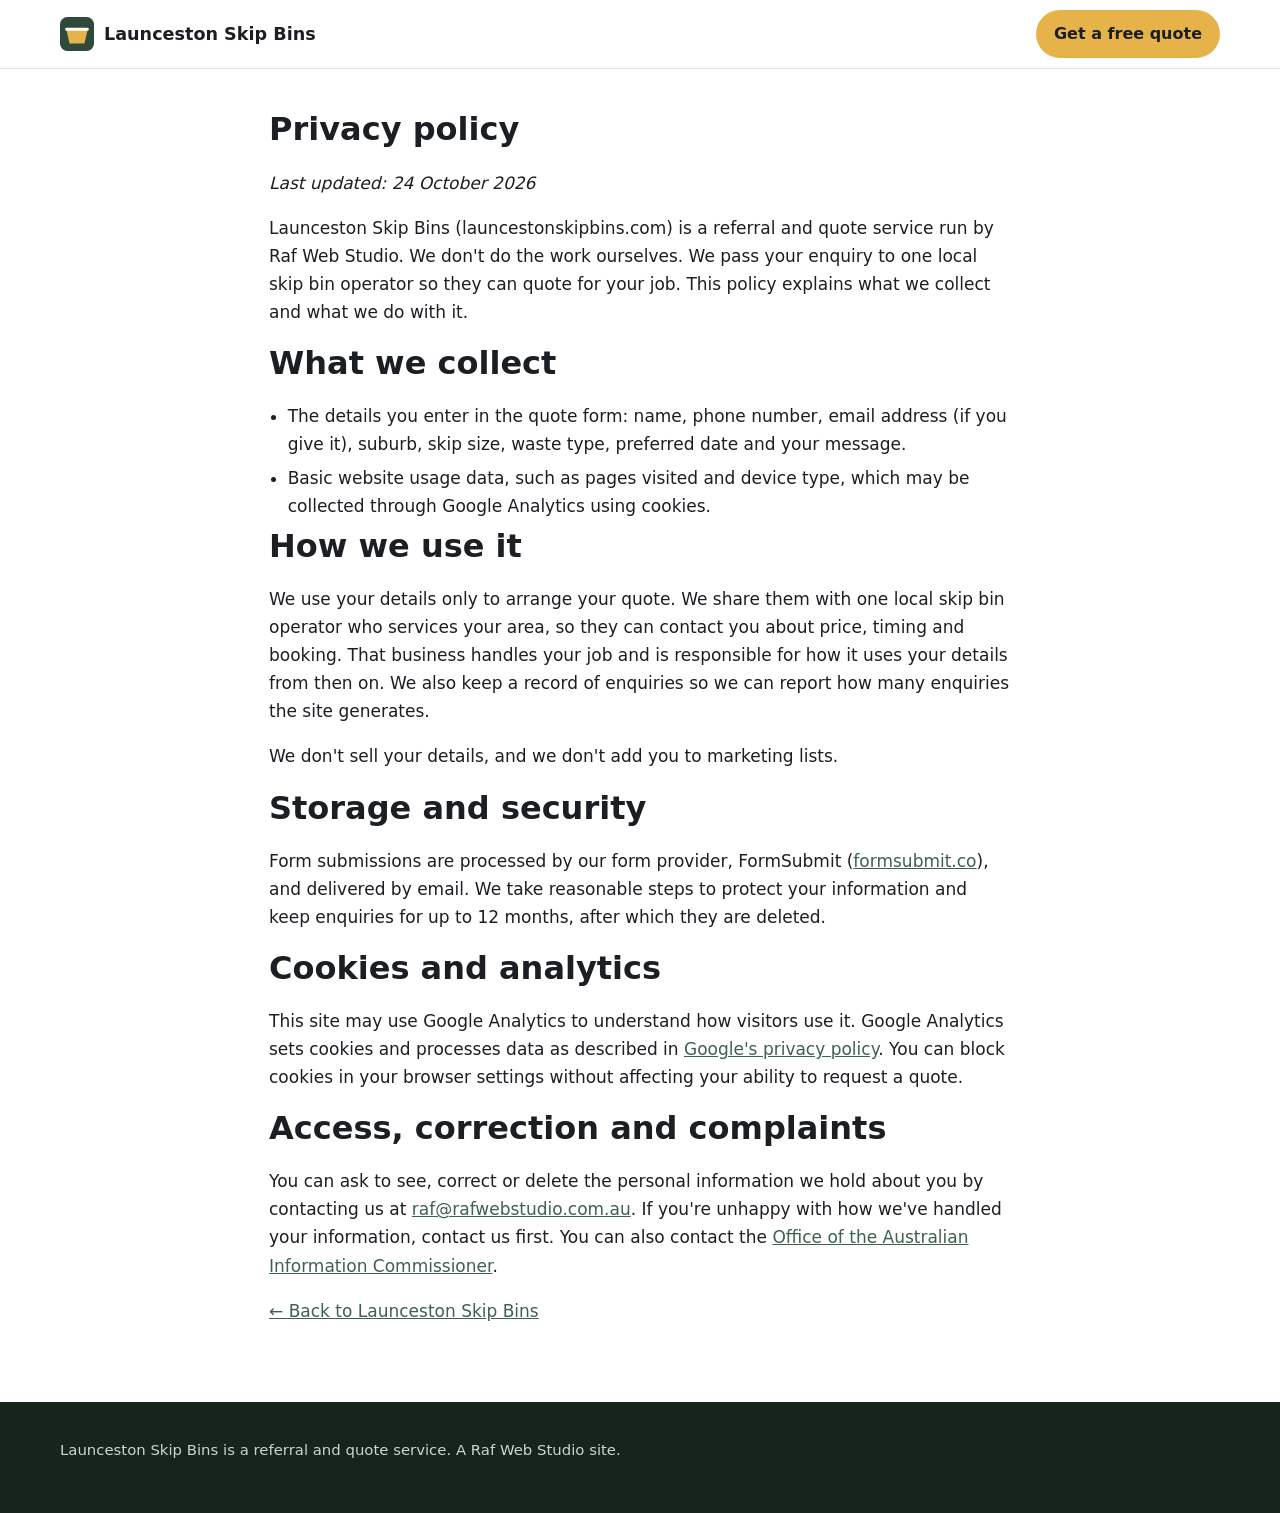
<file: privacy.html>
<!doctype html>
<html lang="en-AU">
<head>
<meta charset="utf-8">
<meta name="viewport" content="width=device-width, initial-scale=1">
<title>Privacy Policy | Launceston Skip Bins</title>
<meta name="description" content="How Launceston Skip Bins collects, uses and shares the details you send when you request a quote.">
<link rel="canonical" href="https://launcestonskipbins.com/privacy.html">
<link rel="icon" href="favicon.svg" type="image/svg+xml">
<link rel="stylesheet" href="styles.css">
<!-- Google tag (gtag.js) -->
<script async src="https://www.googletagmanager.com/gtag/js?id=G-PCJY5HW9KF"></script>
<script>
  window.dataLayer = window.dataLayer || [];
  function gtag(){dataLayer.push(arguments);}
  gtag('js', new Date());
  gtag('config', 'G-PCJY5HW9KF');
</script>
</head>
<body>
<a class="skip-link" href="#main">Skip to content</a>
<header class="site-header">
  <div class="wrap">
    <a class="brand" href="/" aria-label="Launceston Skip Bins home">
      <svg viewBox="0 0 64 64" aria-hidden="true"><rect width="64" height="64" rx="14" fill="#2f4a3a"/><path d="M12 24h40l-6 26H18z" fill="#e6b34a"/><rect x="10" y="20" width="44" height="6" rx="2" fill="#fff"/></svg>
      Launceston Skip Bins
    </a>
    <a class="btn btn-call header-call" href="/#quote">Get a free quote</a>
  </div>
</header>
<main id="main" class="legal">
  <h1>Privacy policy</h1>
  <p><em>Last updated: 24 October 2026</em></p>
  <p>Launceston Skip Bins (launcestonskipbins.com) is a referral and quote service run by Raf Web Studio. We don't do the work ourselves. We pass your enquiry to one local skip bin operator so they can quote for your job. This policy explains what we collect and what we do with it.</p>
  <h2>What we collect</h2>
  <ul class="clean">
    <li>The details you enter in the quote form: name, phone number, email address (if you give it), suburb, skip size, waste type, preferred date and your message.</li>
    <li>Basic website usage data, such as pages visited and device type, which may be collected through Google Analytics using cookies.</li>
  </ul>
  <h2>How we use it</h2>
  <p>We use your details only to arrange your quote. We share them with one local skip bin operator who services your area, so they can contact you about price, timing and booking. That business handles your job and is responsible for how it uses your details from then on. We also keep a record of enquiries so we can report how many enquiries the site generates.</p>
  <p>We don't sell your details, and we don't add you to marketing lists.</p>
  <h2>Storage and security</h2>
  <p>Form submissions are processed by our form provider, FormSubmit (<a href="https://formsubmit.co/" rel="noopener">formsubmit.co</a>), and delivered by email. We take reasonable steps to protect your information and keep enquiries for up to 12 months, after which they are deleted.</p>
  <h2>Cookies and analytics</h2>
  <p>This site may use Google Analytics to understand how visitors use it. Google Analytics sets cookies and processes data as described in <a href="https://policies.google.com/privacy" rel="noopener">Google's privacy policy</a>. You can block cookies in your browser settings without affecting your ability to request a quote.</p>
  <h2>Access, correction and complaints</h2>
  <p>You can ask to see, correct or delete the personal information we hold about you by contacting us at <a href="mailto:raf@rafwebstudio.com.au">raf@rafwebstudio.com.au</a>. If you're unhappy with how we've handled your information, contact us first. You can also contact the <a href="https://www.oaic.gov.au/" rel="noopener">Office of the Australian Information Commissioner</a>.</p>
  <p><a href="/">&larr; Back to Launceston Skip Bins</a></p>
</main>
<footer class="site-footer"><div class="wrap"><p>Launceston Skip Bins is a referral and quote service. A Raf Web Studio site.</p></div></footer>
</body>
</html>
</file>
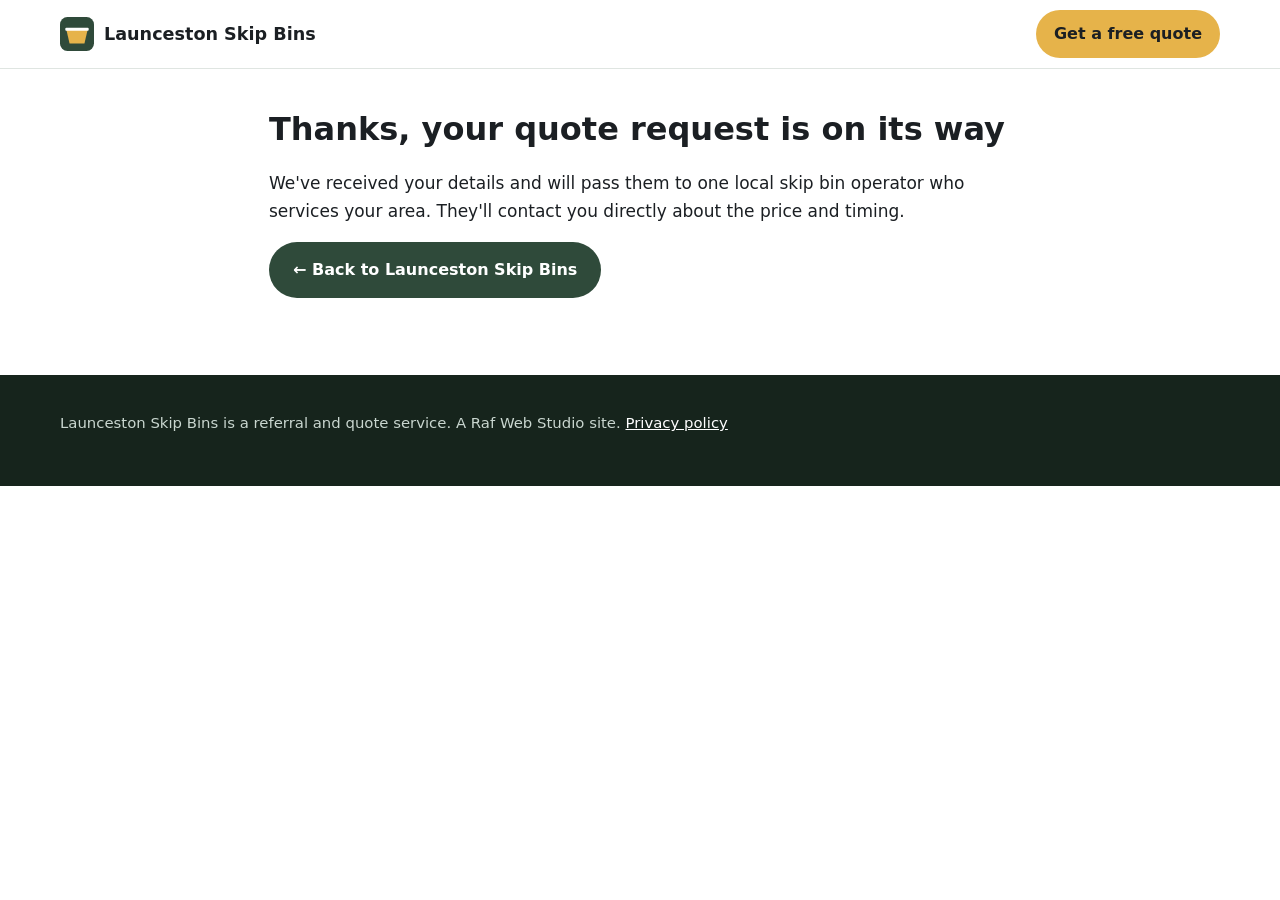
<file: thanks.html>
<!doctype html>
<html lang="en-AU">
<head>
<meta charset="utf-8">
<meta name="viewport" content="width=device-width, initial-scale=1">
<title>Thanks, we've got your quote request | Launceston Skip Bins</title>
<meta name="robots" content="noindex, nofollow">
<link rel="icon" href="favicon.svg" type="image/svg+xml">
<link rel="stylesheet" href="styles.css">
<!-- Google tag (gtag.js) -->
<script async src="https://www.googletagmanager.com/gtag/js?id=G-PCJY5HW9KF"></script>
<script>
  window.dataLayer = window.dataLayer || [];
  function gtag(){dataLayer.push(arguments);}
  gtag('js', new Date());
  gtag('config', 'G-PCJY5HW9KF');
</script>
<script>/*seo6-track*/(function(){var tok=null,done=null;try{tok=sessionStorage.getItem('rws_lead_token');done=sessionStorage.getItem('rws_lead_done');}catch(_){}if(tok&&tok===done)return;gtag('event','generate_lead',{form_name:'skip_bin_quote',source:'launcestonskipbins.com',lead_flow:tok?'form':'direct',transport_type:'beacon'});try{sessionStorage.setItem('rws_lead_done',tok||'direct');}catch(_){}})();</script>
</head>
<body>
<a class="skip-link" href="#main">Skip to content</a>
<header class="site-header">
  <div class="wrap">
    <a class="brand" href="/" aria-label="Launceston Skip Bins home">
      <svg viewBox="0 0 64 64" aria-hidden="true"><rect width="64" height="64" rx="14" fill="#2f4a3a"/><path d="M12 24h40l-6 26H18z" fill="#e6b34a"/><rect x="10" y="20" width="44" height="6" rx="2" fill="#fff"/></svg>
      Launceston Skip Bins
    </a>
    <a class="btn btn-call header-call" href="/#quote">Get a free quote</a>
  </div>
</header>
<main id="main" class="legal">
  <h1>Thanks, your quote request is on its way</h1>
  <p>We've received your details and will pass them to one local skip bin operator who services your area. They'll contact you directly about the price and timing.</p>
  <p><a class="btn btn-primary" href="/">&larr; Back to Launceston Skip Bins</a></p>
</main>
<footer class="site-footer"><div class="wrap"><p>Launceston Skip Bins is a referral and quote service. A Raf Web Studio site. <a href="privacy.html">Privacy policy</a></p></div></footer>
</body>
</html>
</file>
<file: styles.css>
:root{
  --green:#2f4a3a;--green-2:#3e6150;--yellow:#e6b34a;--ink:#1b1f23;--muted:#555e66;
  --bg:#ffffff;--soft:#f4f7f5;--line:#dfe5e1;--radius:14px;--max:1200px;
}
*{box-sizing:border-box}
html{scroll-behavior:smooth}
body{margin:0;font-family:system-ui,-apple-system,"Segoe UI",Roboto,Arial,sans-serif;color:var(--ink);background:var(--bg);line-height:1.65;font-size:17px;padding-bottom:72px}
@media(min-width:800px){body{padding-bottom:0}}
img,svg{max-width:100%}
a{color:var(--green-2)}
a:focus-visible,button:focus-visible,input:focus-visible,select:focus-visible,textarea:focus-visible{outline:3px solid var(--yellow);outline-offset:2px}
.wrap{max-width:var(--max);margin:0 auto;padding:0 20px}
.skip-link{position:absolute;left:-999px;top:0;background:#fff;padding:8px 12px;z-index:100}
.skip-link:focus{left:8px}
h1,h2,h3{line-height:1.25;margin:0 0 .6em}
h1{font-size:clamp(1.9rem,4.5vw,2.9rem)}
h2{font-size:clamp(1.5rem,3vw,2rem);margin-top:0}
h3{font-size:1.15rem}
p{margin:0 0 1em}

/* header */
.site-header{background:#fff;border-bottom:1px solid var(--line);position:sticky;top:0;z-index:50}
.site-header .wrap{display:flex;align-items:center;justify-content:space-between;gap:16px;padding-top:10px;padding-bottom:10px}
.brand{display:flex;align-items:center;gap:10px;font-weight:800;color:var(--ink);text-decoration:none;font-size:1.1rem}
.brand svg{width:34px;height:34px}
.nav{display:none;gap:18px}
.nav a{color:var(--ink);text-decoration:none;font-weight:600;font-size:.95rem}
.nav a:hover{color:var(--green-2)}
@media(min-width:900px){.nav{display:flex}}

/* buttons */
.btn{display:inline-flex;align-items:center;justify-content:center;gap:8px;font-weight:700;border-radius:999px;padding:13px 22px;text-decoration:none;border:2px solid transparent;cursor:pointer;font-size:1rem}
.btn svg{width:20px;height:20px}
.btn-call{background:var(--yellow);color:#1b1f23}
.btn-call:hover{background:#e6b34a}
.btn-ghost{background:transparent;color:#fff;border-color:rgba(255,255,255,.7)}
.btn-ghost:hover{background:rgba(255,255,255,.12)}
.btn-primary{background:var(--green);color:#fff}
.btn-primary:hover{background:var(--green-2)}
.header-call{display:none}
@media(min-width:600px){.header-call{display:inline-flex;padding:9px 16px}}

/* hero */
.hero{background:linear-gradient(135deg,#2f4a3a 0%,#3e6150 60%,#3e6150 100%);color:#fff;padding:48px 0 56px}
.hero .wrap{display:grid;gap:32px}
@media(min-width:900px){.hero .wrap{grid-template-columns:1.15fr .85fr;align-items:center}}
.hero p.lead{font-size:1.15rem;color:#e6f2ec;max-width:38em}
.hero .ctas{display:flex;flex-wrap:wrap;gap:12px;margin:22px 0 18px}
.ticks{list-style:none;padding:0;margin:0;display:grid;gap:6px;color:#e6f2ec}
.ticks li{display:flex;gap:8px;align-items:flex-start}
.ticks svg{flex:0 0 20px;width:20px;height:20px;margin-top:3px}
.hero-card{background:#fff;color:var(--ink);border-radius:var(--radius);padding:22px;box-shadow:0 12px 30px rgba(0,0,0,.18)}
.hero-card h2{font-size:1.25rem}
.hero-card ol{margin:0;padding-left:1.2em}
.hero-card li{margin-bottom:.5em}

/* sections */
section{padding:56px 0}
section.alt{background:var(--soft)}
.intro{max-width:46em}
.grid{display:grid;gap:18px}
@media(min-width:700px){.grid-2{grid-template-columns:1fr 1fr}.grid-3{grid-template-columns:repeat(3,1fr)}}
.card{background:#fff;border:1px solid var(--line);border-radius:var(--radius);padding:20px}
.card .size{display:inline-block;background:var(--green);color:#fff;font-weight:800;border-radius:8px;padding:3px 10px;margin-bottom:8px}
.icon{width:36px;height:36px;color:var(--green);margin-bottom:6px}

table{width:100%;border-collapse:collapse;background:#fff;border-radius:var(--radius);overflow:hidden;border:1px solid var(--line)}
caption{text-align:left;font-weight:700;padding:0 0 10px}
th,td{padding:12px 14px;text-align:left;border-bottom:1px solid var(--line);vertical-align:top}
th{background:#e9f1ec;font-size:.95rem}
.table-scroll{overflow-x:auto}
.note{font-size:.93rem;color:var(--muted)}
.yes h3{color:var(--green)}
.no h3{color:#b02a37}
ul.clean{padding-left:1.1em;margin:0}
ul.clean li{margin-bottom:.35em}

.areas{display:flex;flex-wrap:wrap;gap:8px;list-style:none;padding:0;margin:0 0 1em}
.areas li{background:#fff;border:1px solid var(--line);border-radius:999px;padding:6px 14px;font-size:.95rem}

/* faq */
details{background:#fff;border:1px solid var(--line);border-radius:var(--radius);padding:4px 18px;margin-bottom:10px}
summary{cursor:pointer;font-weight:700;padding:12px 0;list-style:none}
summary::-webkit-details-marker{display:none}
summary::after{content:"+";float:right;font-size:1.3rem;line-height:1;color:var(--green)}
details[open] summary::after{content:"–"}

/* form */
.quote{background:var(--green);color:#fff}
.quote .wrap{display:grid;gap:28px}
@media(min-width:900px){.quote .wrap{grid-template-columns:.8fr 1.2fr}}
.quote p{color:#e6f2ec}
form.quote-form{background:#fff;color:var(--ink);border-radius:var(--radius);padding:22px;display:grid;gap:14px}
@media(min-width:600px){form.quote-form{grid-template-columns:1fr 1fr}.full{grid-column:1/-1}}
label{display:block;font-weight:600;font-size:.95rem;margin-bottom:4px}
input,select,textarea{width:100%;font:inherit;padding:11px 12px;border:1.5px solid #b8c4bd;border-radius:10px;background:#fff;color:var(--ink)}
textarea{min-height:110px;resize:vertical}
.req{color:#b02a37}
.consent{font-size:.88rem;color:var(--muted)}

/* footer */
.site-footer{background:#16241c;color:#c9d6cf;padding:36px 0;font-size:.93rem}
.site-footer a{color:#fff}
.site-footer .wrap{display:grid;gap:10px}

/* sticky mobile call bar */
.mobile-call{position:fixed;left:0;right:0;bottom:0;z-index:60;display:flex;gap:8px;padding:10px 12px;background:#fff;border-top:1px solid var(--line);box-shadow:0 -6px 18px rgba(0,0,0,.08)}
.mobile-call .btn{flex:1;padding:12px 10px}
@media(min-width:800px){.mobile-call{display:none}}

.legal{max-width:46em;padding:40px 20px 60px;margin:0 auto}
.legal h1{font-size:2rem}

/* images */
.about-grid{display:grid;gap:28px;align-items:center}
@media(min-width:900px){.about-grid{grid-template-columns:1.2fr .8fr}}
figure{margin:0}
.photo img{width:100%;height:auto;display:block;border-radius:var(--radius)}
.photo figcaption,.size-figs figcaption{font-size:.85rem;color:var(--muted);margin-top:6px}
.local-photo{max-width:720px;margin-top:8px}
.size-figs{display:grid;gap:14px;margin:6px 0 10px;grid-template-columns:1fr}
@media(min-width:600px){.size-figs{grid-template-columns:1fr 1fr}}
.size-figs img{width:100%;height:auto;display:block;border-radius:10px;border:1px solid var(--line);background:#f4f7f5}
.size-figs figcaption{font-weight:700;color:var(--ink)}
.credits{font-size:.8rem;color:#9fb3a8}

/* banner hero */
.hero{position:relative;overflow:hidden;background:#16241c;padding:56px 0 64px}
.hero-bg,.hero-bg img{position:absolute;inset:0;width:100%;height:100%}
.hero-bg img{object-fit:cover;object-position:center 40%;filter:brightness(1.08)}
.hero::before{content:"";position:absolute;inset:0;z-index:1;background:linear-gradient(90deg,rgba(8,24,16,.58) 0%,rgba(8,24,16,.36) 45%,rgba(8,24,16,.14) 100%)}
.hero .wrap.hero-grid{position:relative;z-index:2;display:grid;gap:32px;align-items:center}
@media(min-width:960px){.hero .wrap.hero-grid{grid-template-columns:1.05fr .95fr;gap:48px}.hero{padding:72px 0 80px}}
.hero h1{text-shadow:0 2px 4px rgba(0,0,0,.45),0 4px 22px rgba(0,0,0,.45)}
.hero .lead,.hero .updated{text-shadow:0 1px 3px rgba(0,0,0,.6)}
.hero-copy .ticks{margin:6px 0 20px}
.hero-copy .ctas{margin:0}
.hero-form-card{background:#fff;color:var(--ink);border-radius:var(--radius);padding:24px;box-shadow:0 18px 40px rgba(0,0,0,.35);scroll-margin-top:80px}
.hero-form-card h2{font-size:1.45rem;margin-bottom:.3em}
.hero-form-card .form-intro{color:var(--muted);font-size:.95rem;margin-bottom:12px}
.hero-form-card form.quote-form{padding:0;box-shadow:none;border-radius:0;gap:12px}
.hero-form-card input,.hero-form-card select,.hero-form-card textarea{padding:9px 11px}
.hero-form-card textarea{min-height:72px}
.hero-form-card .consent{margin:10px 0 0}
.photo-credit{position:absolute;right:10px;bottom:6px;z-index:2;margin:0;font-size:.72rem;color:rgba(255,255,255,.8)}
.photo-credit a{color:#fff}
.how-card{background:#fff;color:var(--ink);border-radius:var(--radius);padding:22px}
.how-card ol{margin:0;padding-left:1.2em}.how-card li{margin-bottom:.5em}

/* v2 */
.hero .lead{color:#fff}
.updated{font-size:.85rem;color:#e6f2ec;margin:14px 0 0}
.updated-dark{font-size:.9rem;color:var(--muted);font-weight:600;margin-top:-.4em}
fieldset{border:0;margin:0;padding:0;min-width:0}
.step{display:grid;gap:12px;grid-template-columns:1fr}
@media(min-width:600px){.step{grid-template-columns:1fr 1fr}}
.step-label{font-size:.8rem;font-weight:700;text-transform:uppercase;letter-spacing:.04em;color:var(--green-2);margin-bottom:6px;padding:0}
.step-2{margin-top:16px}
.js .is-step-1 .step-2{display:none}
.js .is-step-2 .step-1{display:none}
.js .is-step-2 .step-2{margin-top:0}
.js-only{display:none}
.js .js-only{display:block}
.js .step2-actions .js-only{display:inline-block}
.other-wrap{display:none}.other-wrap.show{display:block}
html:not(.js) .other-wrap{display:block}
.btn-block{width:100%}
.btn-link{background:none;border:0;color:var(--green-2);font:inherit;font-weight:600;cursor:pointer;margin-left:14px;text-decoration:underline}
.microcopy{font-size:.86rem;color:var(--muted);margin:0}
.form-error{color:#b02a37;font-weight:600;font-size:.9rem;margin:0}
[aria-invalid="true"]{border-color:#b02a37}
.hero-form-card .quote-form{display:block}
.trust{background:#16241c;color:#e6f2ec;padding:16px 0}
.trust-list{list-style:none;margin:0 auto;display:grid;gap:10px 24px;grid-template-columns:1fr}
@media(min-width:700px){.trust-list{grid-template-columns:1fr 1fr}}
@media(min-width:1000px){.trust-list{grid-template-columns:repeat(4,1fr)}}
.trust-list li{display:flex;gap:8px;align-items:flex-start;font-size:.95rem}
.trust-list svg{flex:0 0 20px;width:20px;height:20px;color:var(--yellow);margin-top:3px}
.trust-list strong{color:#fff}
ol.steps{list-style:none;padding:0;margin:0 0 16px}
.step-num{display:inline-grid;place-items:center;width:34px;height:34px;border-radius:50%;background:var(--yellow);color:#1b1f23;font-weight:800;margin-bottom:8px}
.equiv{font-weight:700;color:var(--green-2);margin:-.2em 0 .5em}
.price-table td{white-space:nowrap}
.area-groups{display:grid;gap:8px 28px;margin-bottom:12px}
@media(min-width:800px){.area-groups{grid-template-columns:1fr 1fr}}
.area-group h3{font-size:1rem;margin:10px 0 8px}
/* photo cards */
.photo-cards{display:grid;gap:20px;grid-template-columns:1fr;margin:10px 0 28px}
@media(min-width:620px){.photo-cards{grid-template-columns:1fr 1fr}}
@media(min-width:1000px){.photo-cards{grid-template-columns:repeat(4,1fr)}}
.photo-card{position:relative;display:flex;flex-direction:column;background:#fff;border:1px solid var(--line);border-radius:var(--radius);overflow:hidden;text-decoration:none;color:var(--ink);box-shadow:0 6px 18px rgba(0,0,0,.06);transition:transform .15s,box-shadow .15s}
.photo-card:hover{transform:translateY(-2px);box-shadow:0 10px 24px rgba(0,0,0,.1)}
.pc-img{display:block;aspect-ratio:4/3;overflow:hidden;background:#f4f7f5}
.pc-img img{width:100%;height:100%;object-fit:cover;display:block}
.pc-svg img{object-fit:contain;padding:12px}
.pc-icon{position:absolute;left:18px;top:-26px;width:52px;height:52px;border-radius:50%;background:var(--yellow);color:#16241c;display:grid;place-items:center;border:4px solid #fff;box-shadow:0 4px 10px rgba(0,0,0,.15)}
.pc-icon svg{width:24px;height:24px}
.pc-body{position:relative;display:block;padding:34px 18px 18px}
.pc-title{display:block;font-size:1.1rem;margin-bottom:6px}
.pc-text{display:block;font-size:.95rem;color:var(--muted)}
.more-jobs h3{margin-bottom:.4em}
/* truck band */
.band-wrap{padding:8px 0 48px}
.truck-band{position:relative;border-radius:var(--radius);overflow:hidden;min-height:260px;display:flex;align-items:flex-end}
.truck-band img{position:absolute;inset:0;width:100%;height:100%;object-fit:cover;object-position:center 60%}
.truck-band::after{content:"";position:absolute;inset:0;background:linear-gradient(90deg,rgba(8,24,16,.72) 0%,rgba(8,24,16,.35) 55%,rgba(8,24,16,0) 100%)}
.band-text{position:relative;z-index:1;padding:28px;max-width:560px}
.band-line{color:#fff;font-size:clamp(1.4rem,3vw,2rem);font-weight:800;line-height:1.2;margin:0 0 16px;text-shadow:0 2px 8px rgba(0,0,0,.4)}
@media(min-width:900px){.truck-band{min-height:420px;align-items:center}.band-text{padding:44px}}
.closing-inner{display:grid;gap:12px;align-items:center}
@media(min-width:900px){.quote .wrap.closing-inner{grid-template-columns:1fr auto}}
.closing-grid{display:grid;gap:28px;align-items:center}
@media(min-width:900px){.quote .wrap.closing-grid{grid-template-columns:.9fr 1.1fr}}
.closing-photo img{width:100%;height:auto;display:block;border-radius:var(--radius);box-shadow:0 12px 30px rgba(0,0,0,.25)}

/* How it works step photos */
.step-card{padding:0;overflow:hidden;display:flex;flex-direction:column}
.step-img{display:block;aspect-ratio:3/2;background:#e9efe9}
.step-img img{display:block;width:100%;height:100%;object-fit:cover;border-radius:var(--radius) var(--radius) 0 0}
.step-body{position:relative;padding:30px 20px 20px}
.step-card .step-num{position:absolute;top:-21px;left:20px;width:42px;height:42px;margin:0;font-size:1.1rem;border:3px solid #fff;box-shadow:0 2px 6px rgba(0,0,0,.18)}
.step-card h3{margin-top:0}

/* seo-pages-v1 */
.page-hero{background:var(--green);color:#fff;padding:34px 0 38px}
.page-hero h1{color:#fff;margin-bottom:.4em}
.page-hero .lead{color:#fff;font-size:1.12rem;max-width:44em;margin-bottom:.6em}
.page-hero .updated{color:#e6f2ec;font-size:.9rem;margin:0}
.crumbs{font-size:.9rem;margin-bottom:14px;color:#e6f2ec}
.crumbs ol{list-style:none;padding:0;margin:0;display:flex;flex-wrap:wrap;gap:6px}
.crumbs li+li::before{content:"›";margin-right:6px;opacity:.8}
.crumbs a{color:#fff}
.page-grid{display:grid;gap:36px;padding-top:40px;padding-bottom:48px}
@media(min-width:960px){.page-grid{grid-template-columns:minmax(0,1fr) 380px;align-items:start}.page-aside{position:sticky;top:84px}}
.page-body h2{margin-top:1.4em;font-size:clamp(1.3rem,2.6vw,1.7rem)}
.page-body h2:first-child{margin-top:0}
.page-body figure{margin:0 0 1.4em}
.page-body figure img{width:100%;height:auto;border-radius:var(--radius);display:block}
.page-body figcaption{font-size:.85rem;color:var(--muted);margin-top:6px}
.page-body table{width:100%;border-collapse:collapse;margin:0 0 1.2em}
.page-body th,.page-body td{border:1px solid var(--line);padding:8px 10px;text-align:left;vertical-align:top}
.page-body .callout{background:var(--soft);border-left:4px solid var(--green);padding:14px 16px;border-radius:8px;margin:0 0 1.2em}
.page-body .sources{font-size:.88rem;color:var(--muted)}
.link-list{display:flex;flex-wrap:wrap;gap:10px;list-style:none;padding:0;margin:0 0 1em}
.link-list a{display:inline-block;background:#fff;border:1px solid var(--line);border-radius:999px;padding:7px 15px;text-decoration:none;font-weight:600}
.link-list a:hover{border-color:var(--green)}
.areas a{text-decoration:none;font-weight:600}
.guide-cards{display:grid;gap:16px}
@media(min-width:700px){.guide-cards{grid-template-columns:repeat(3,1fr)}}
.guide-cards a{display:block;background:#fff;border:1px solid var(--line);border-radius:var(--radius);padding:18px;text-decoration:none;color:var(--ink)}
.guide-cards a strong{display:block;color:var(--green-2);font-size:1.08rem;margin-bottom:4px}
.guide-cards a:hover{border-color:var(--green)}
.footer-links{display:flex;flex-wrap:wrap;gap:6px 14px}

/* site-specific */
.photo-note{font-size:.8rem;color:var(--muted);margin-top:8px}
.disclaimer{background:#fff8e6;border:1px solid #f0d58a;border-radius:var(--radius);padding:16px 18px;font-size:.95rem}

/* summary-v1 */
.summary{font-size:1.05rem;font-weight:600;max-width:44em;margin:0 0 .7em}
.hero .summary,.page-hero .summary{color:#fff}
</file>
